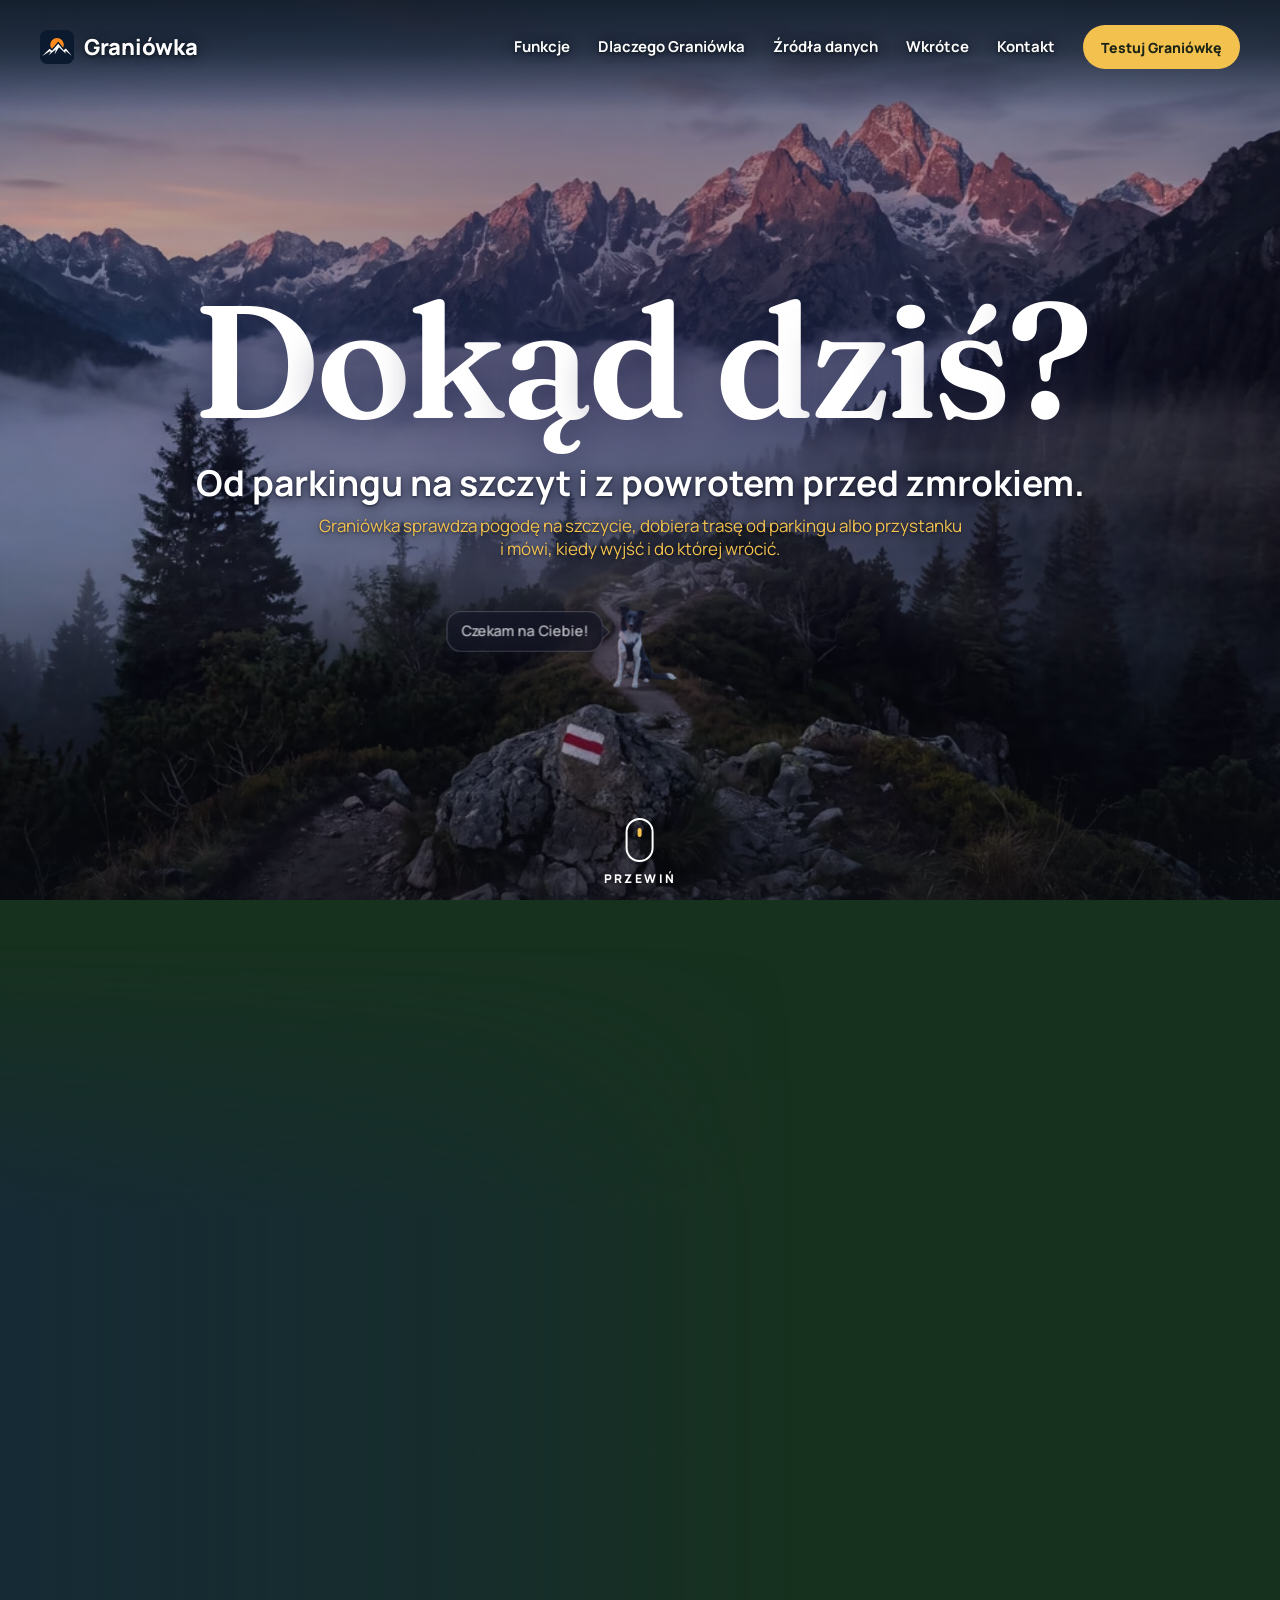
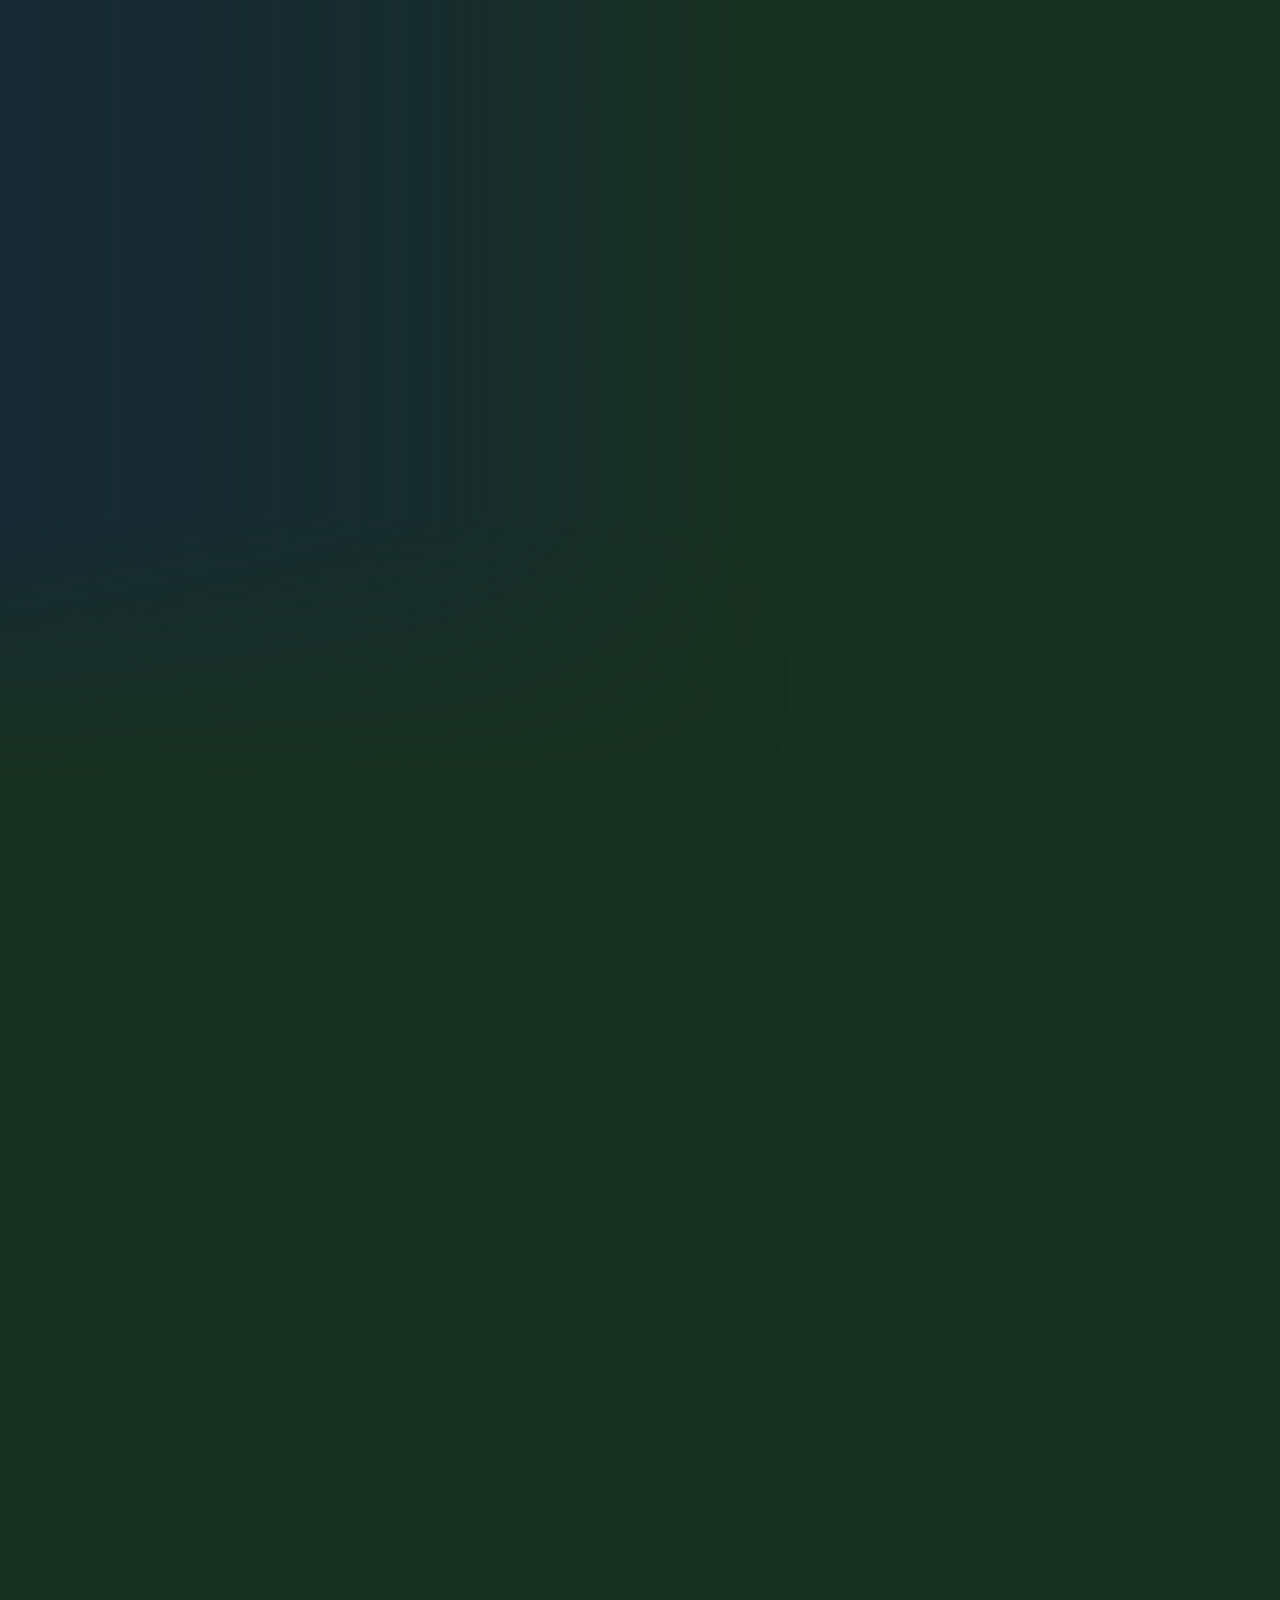
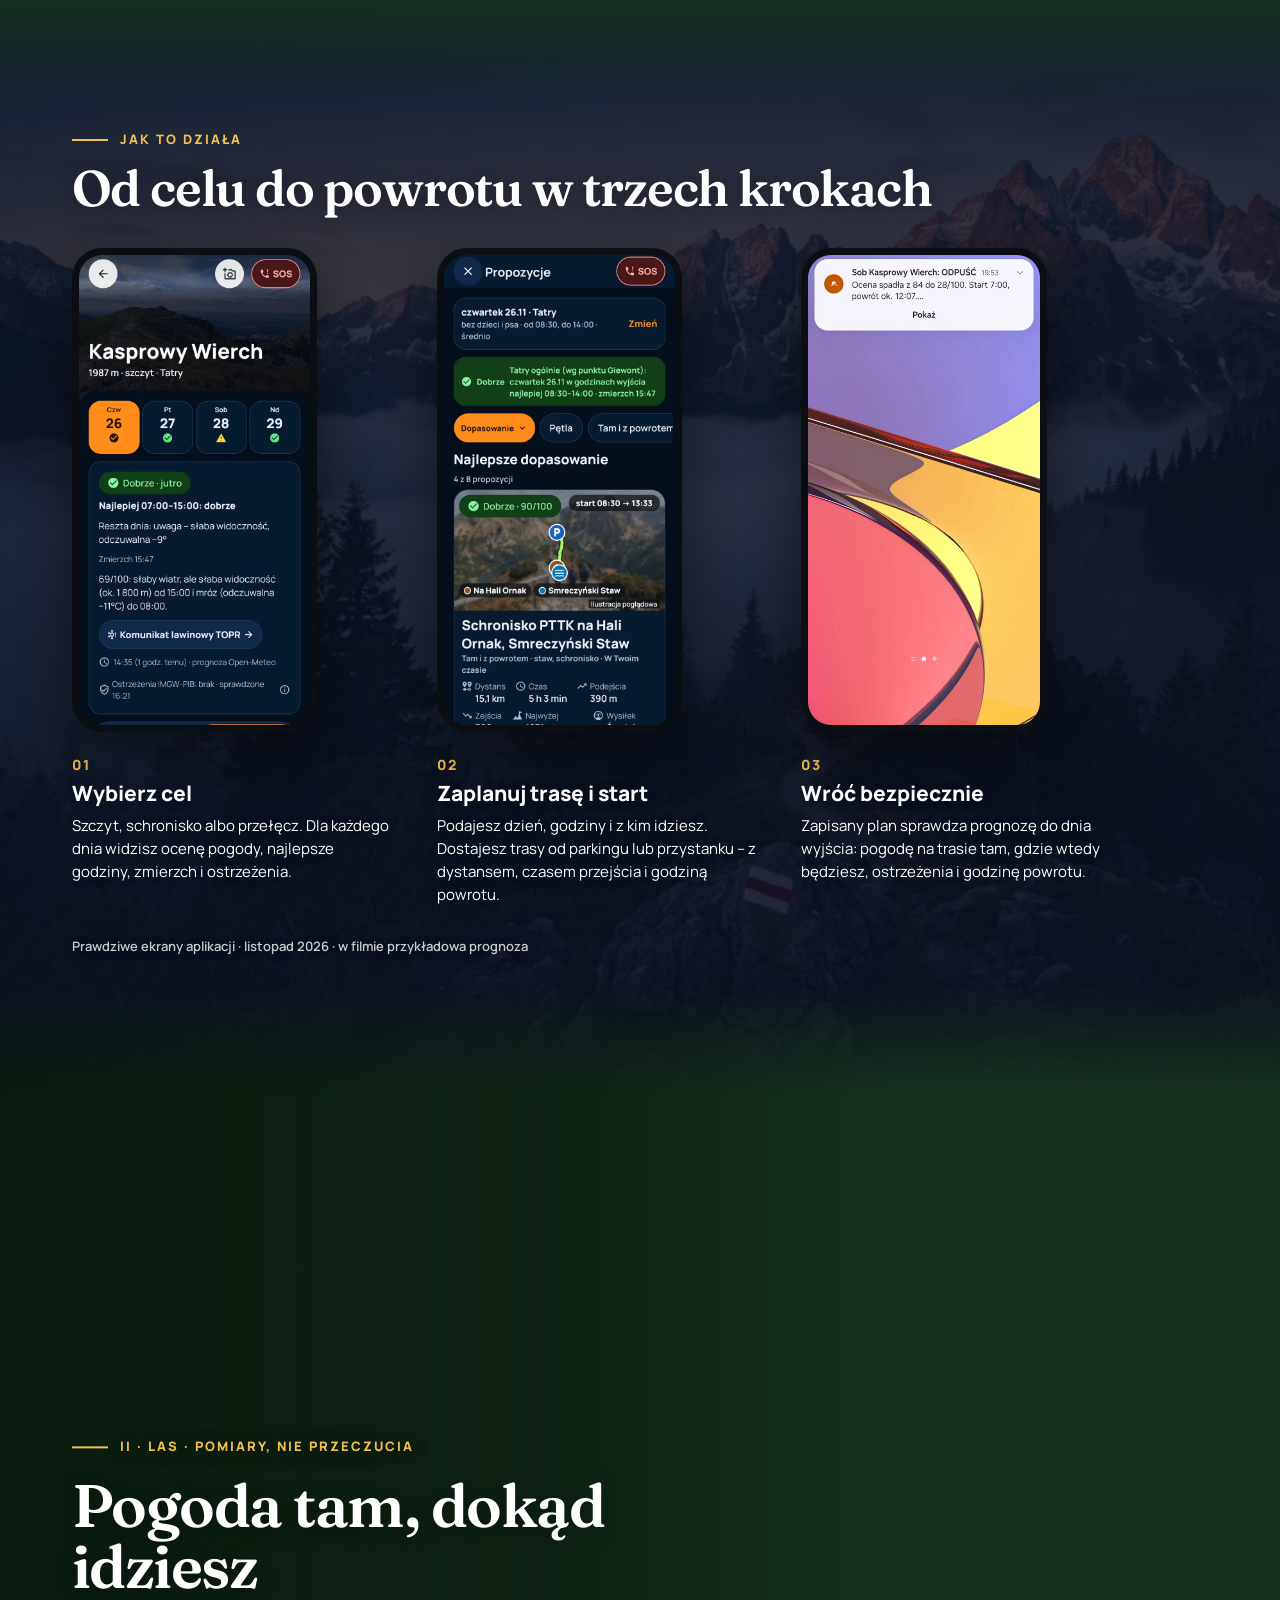
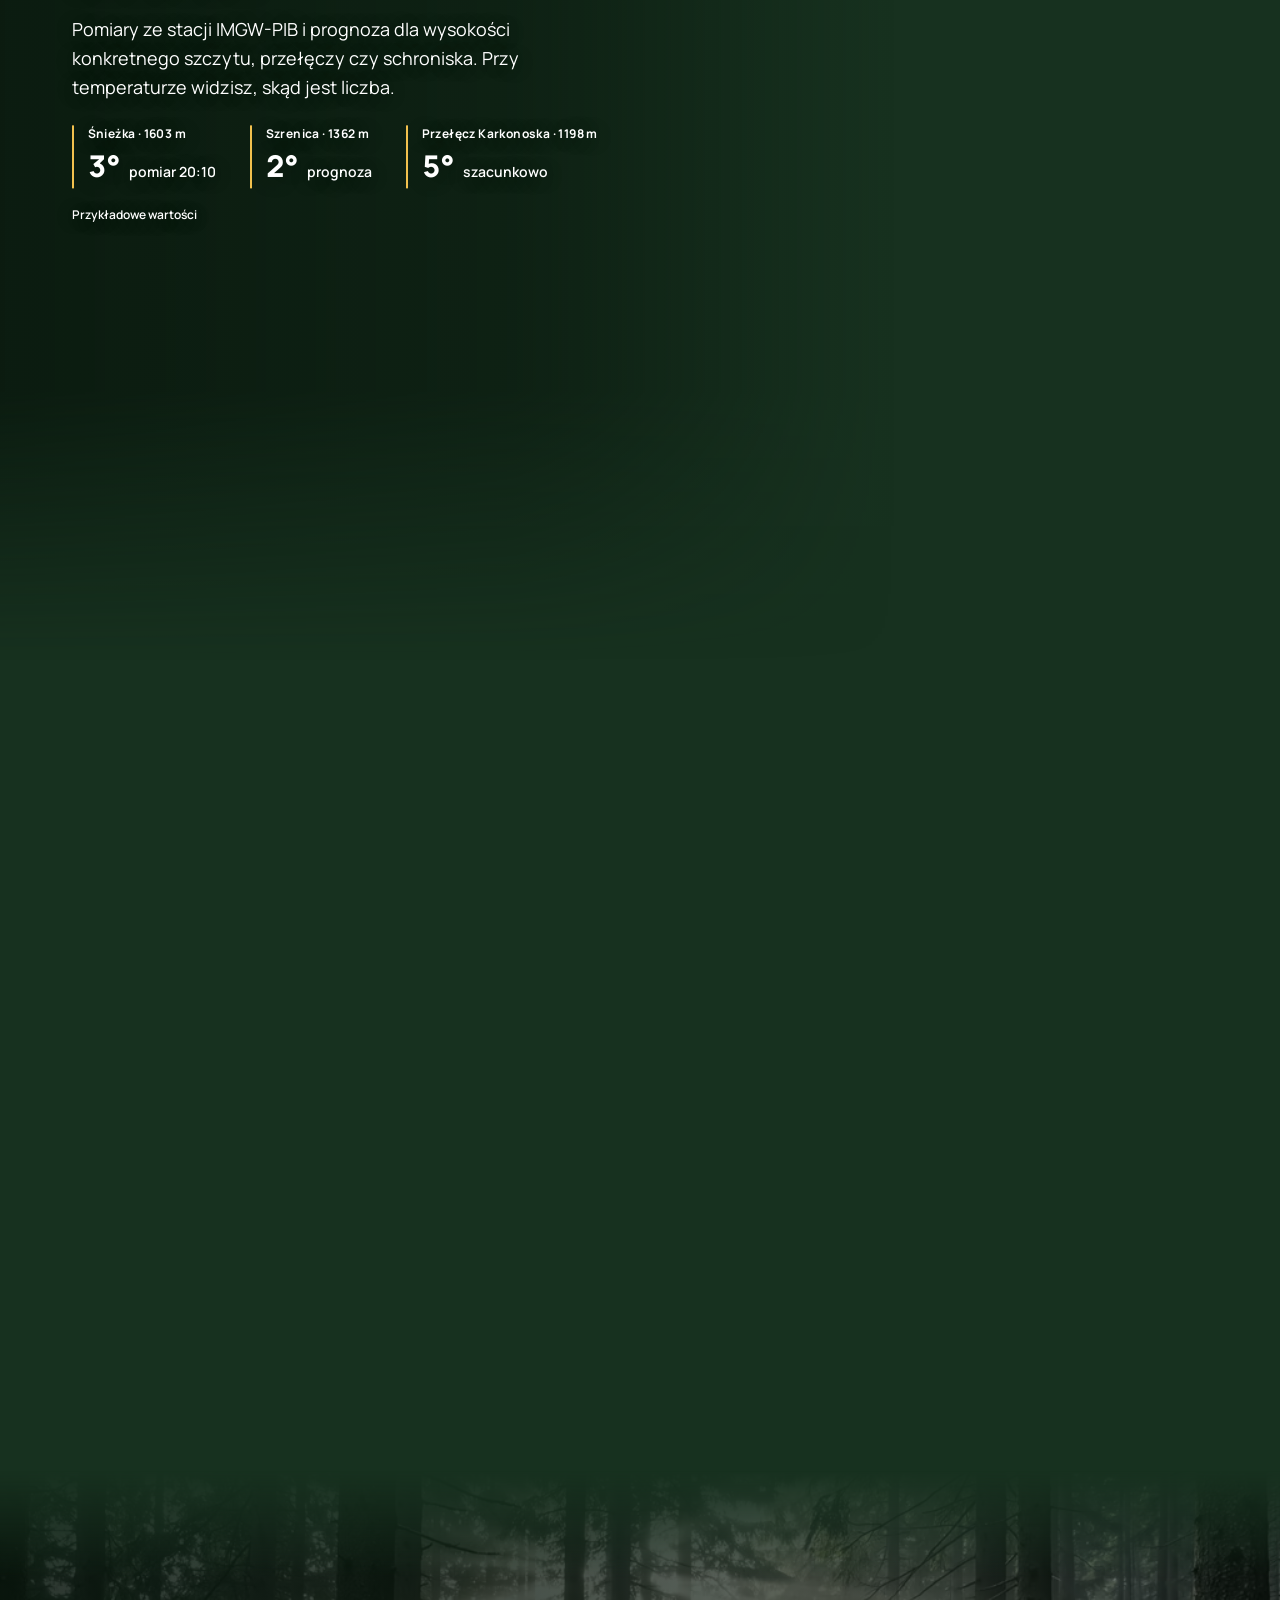
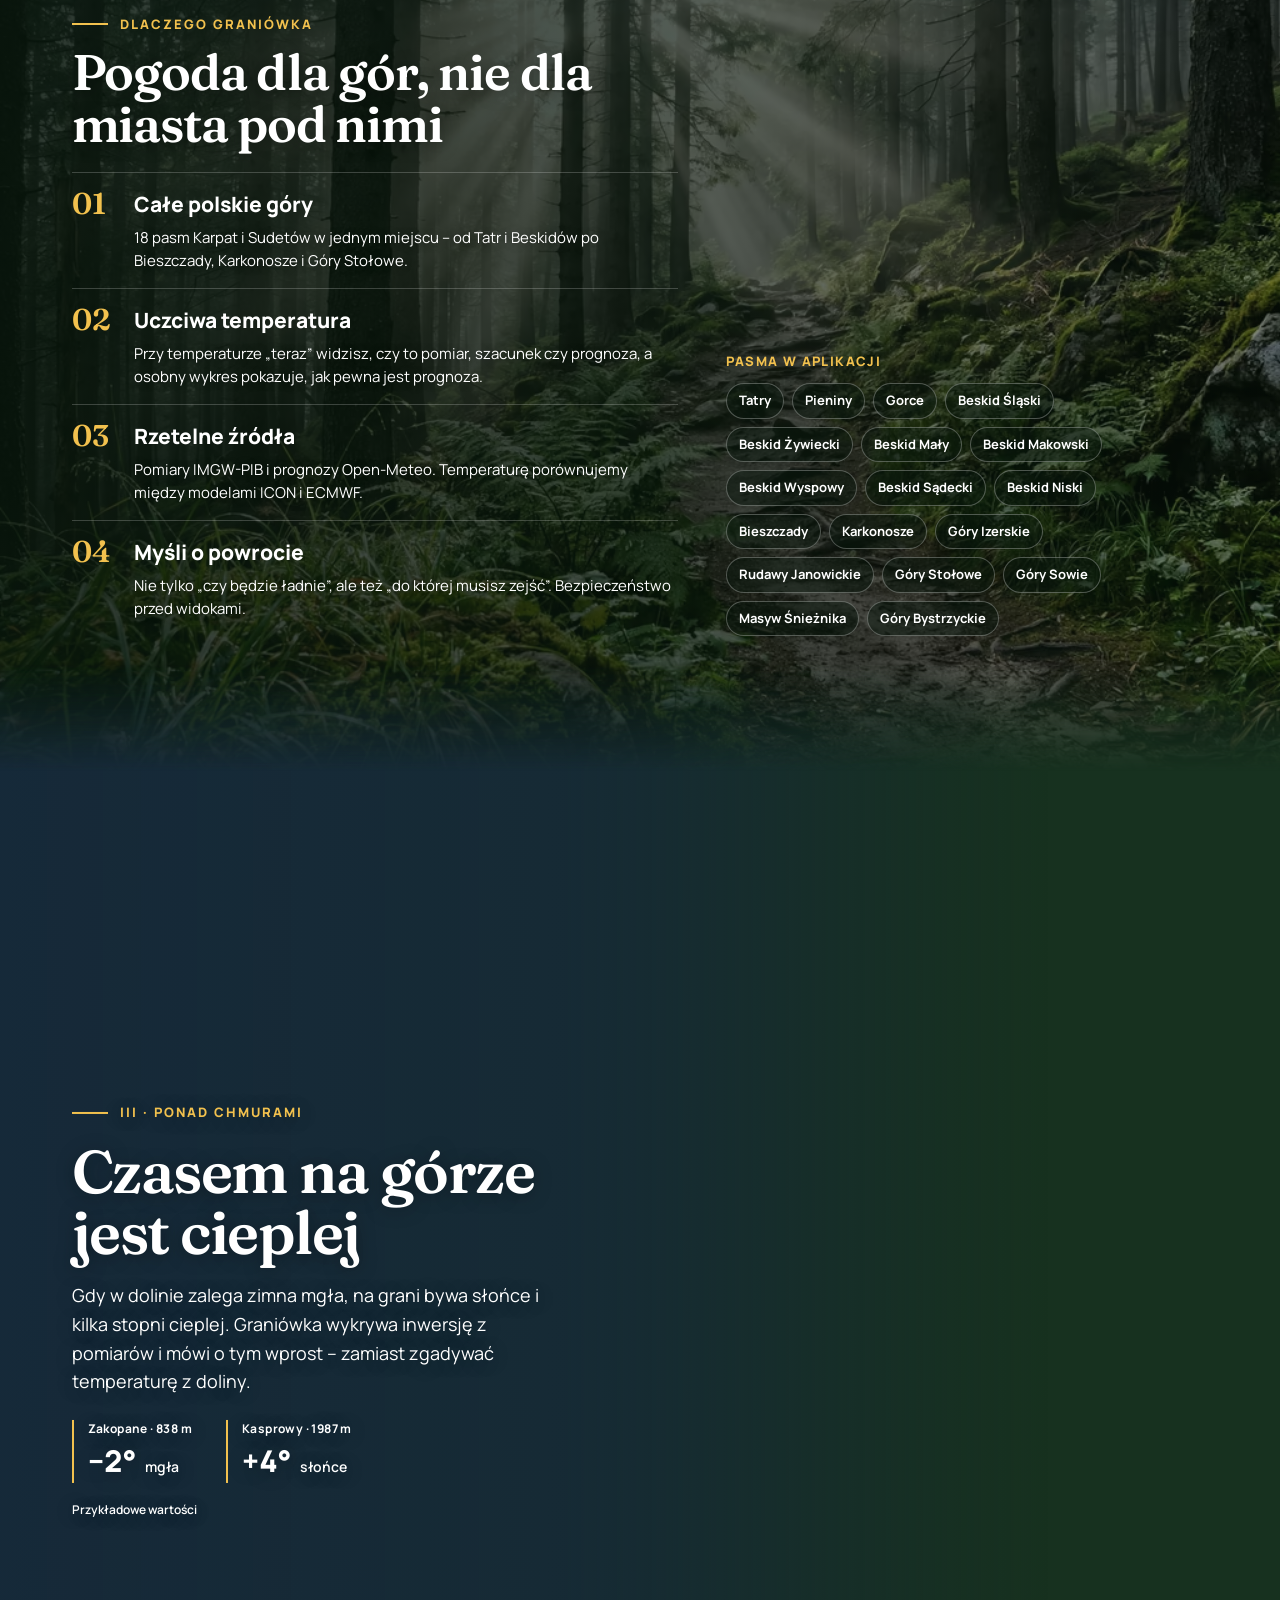
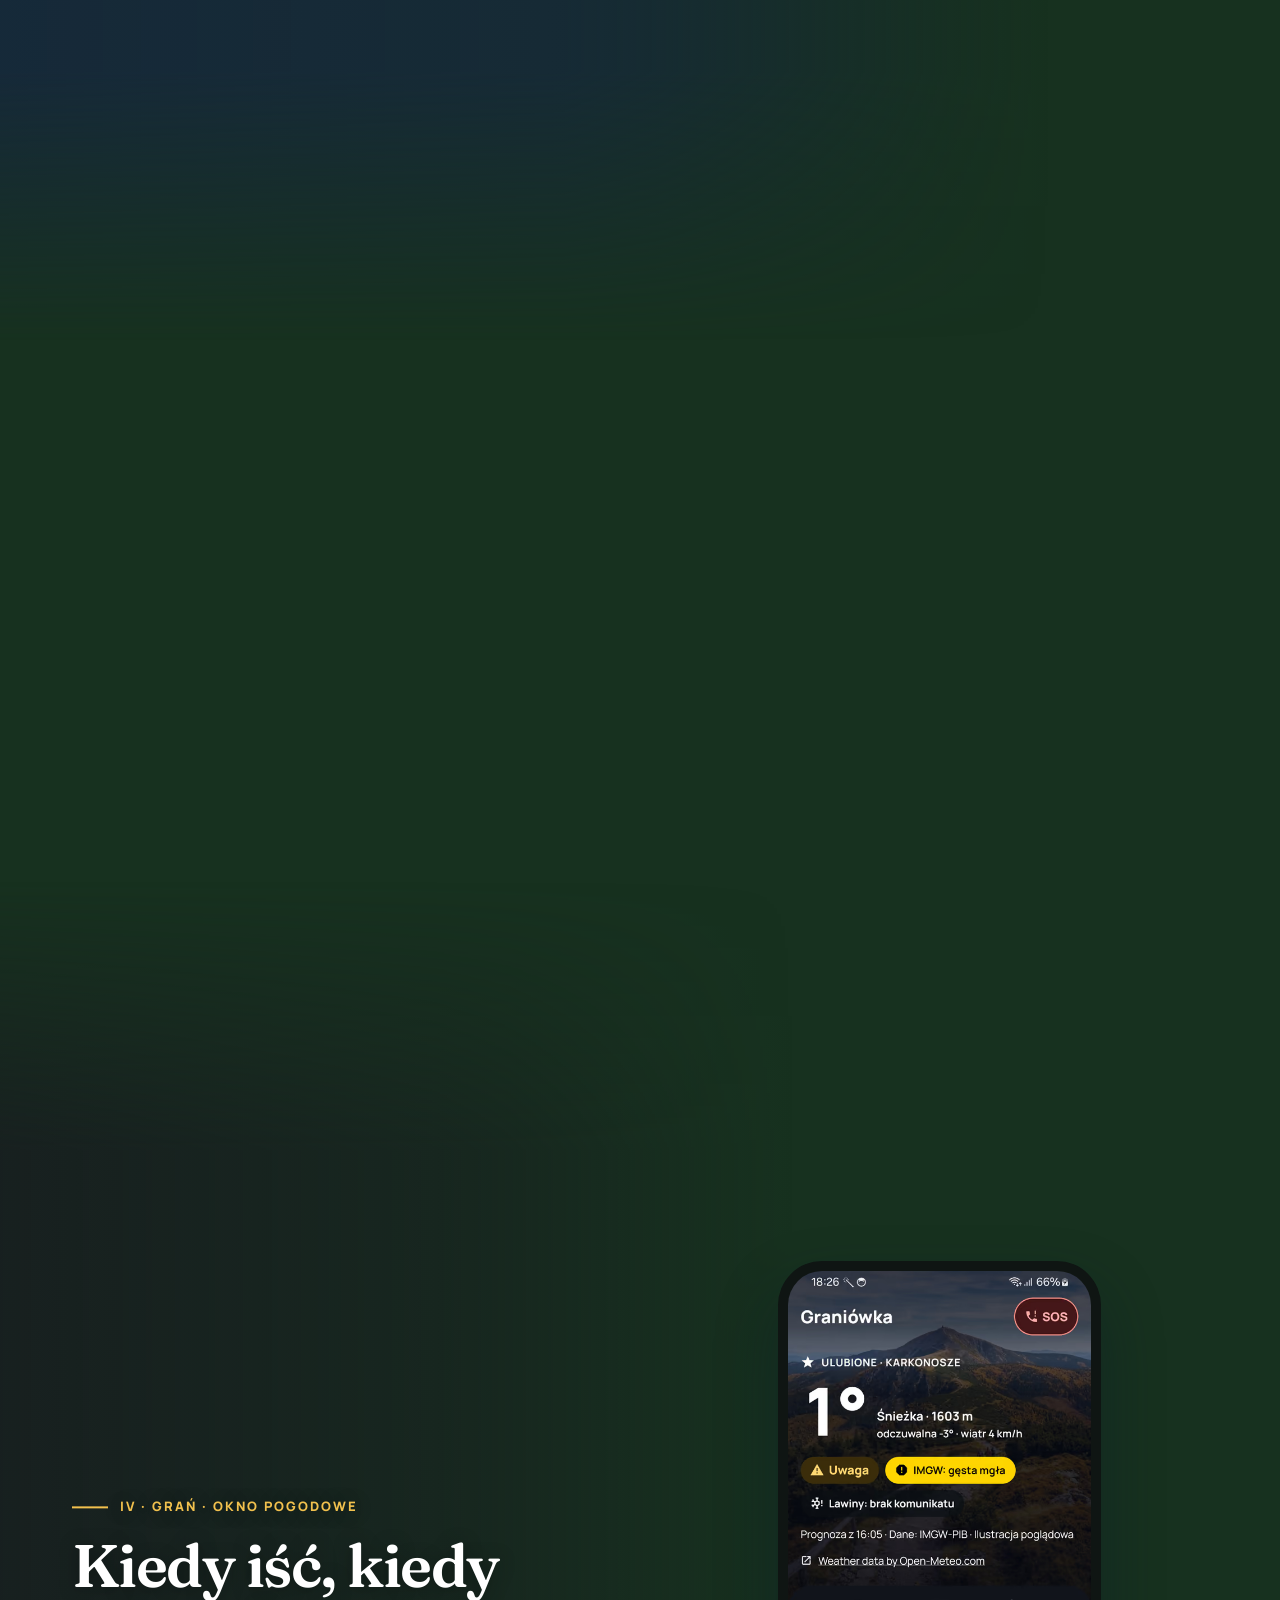
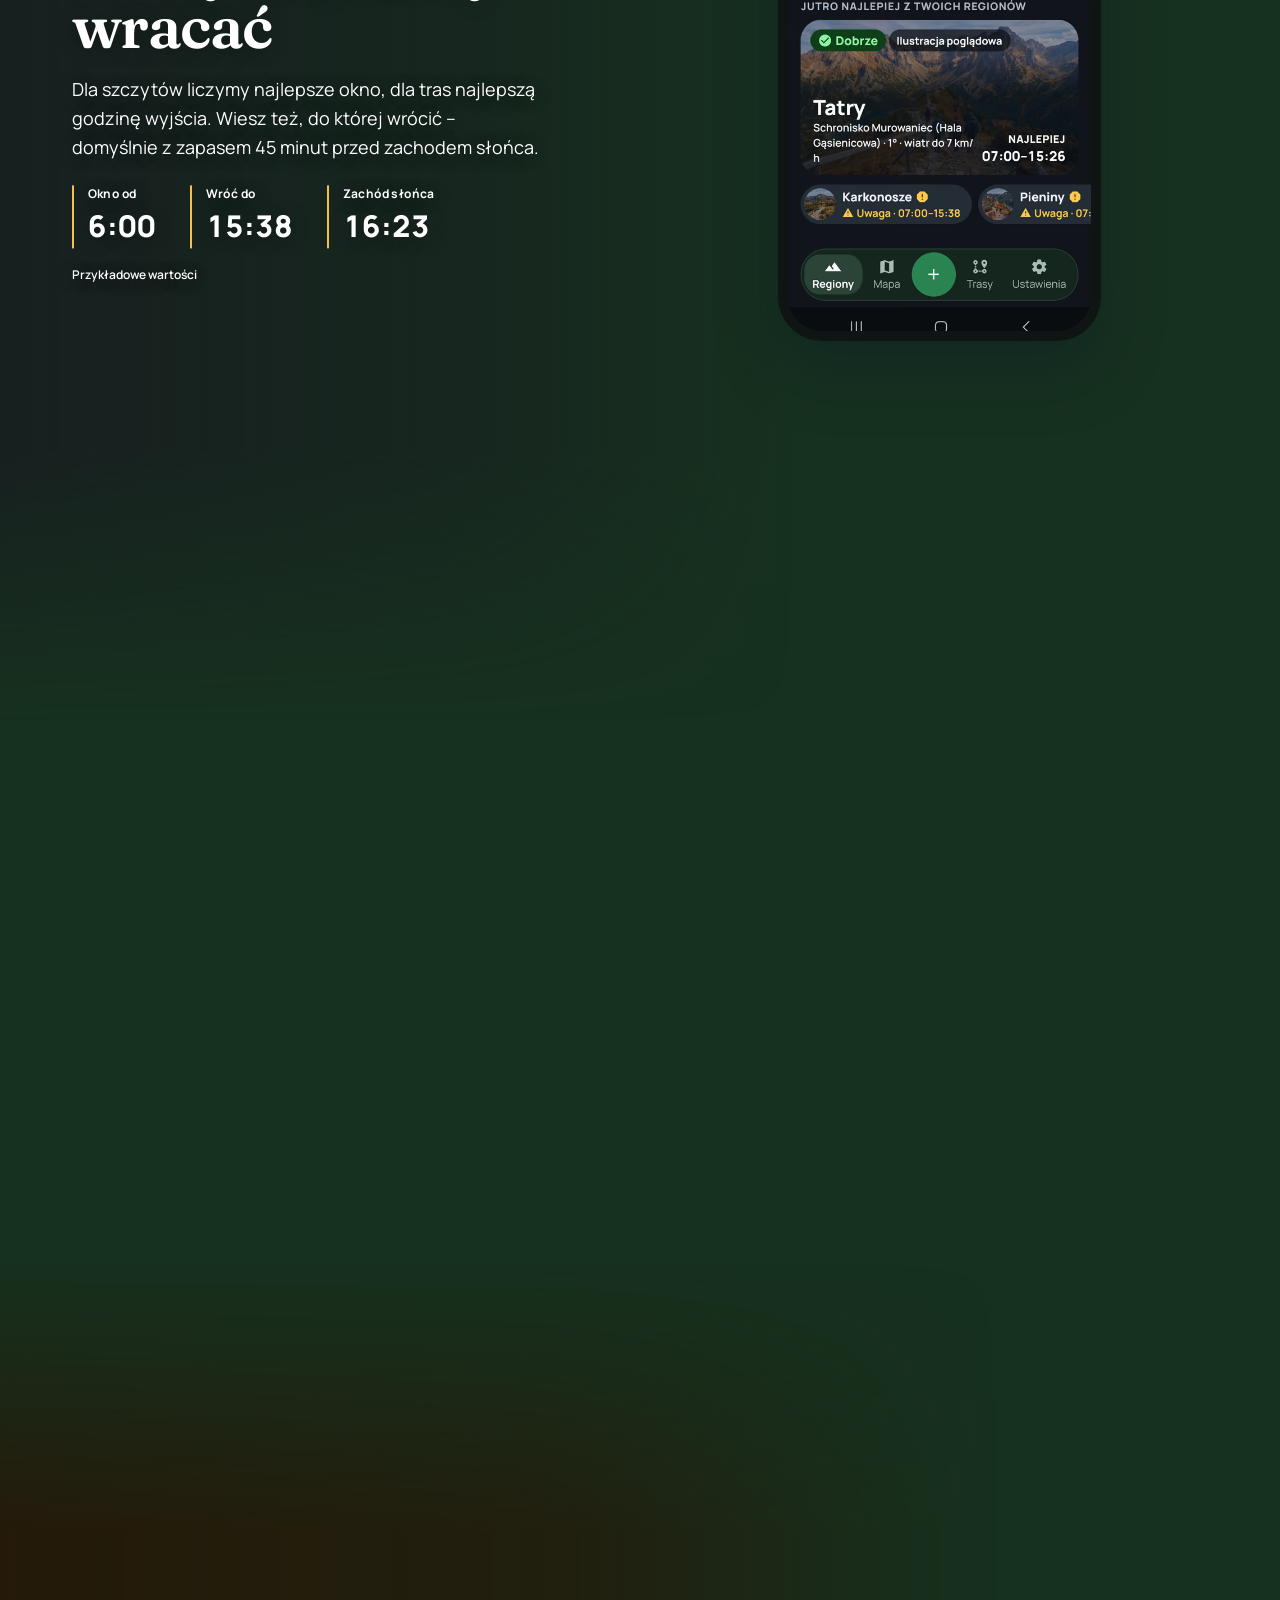
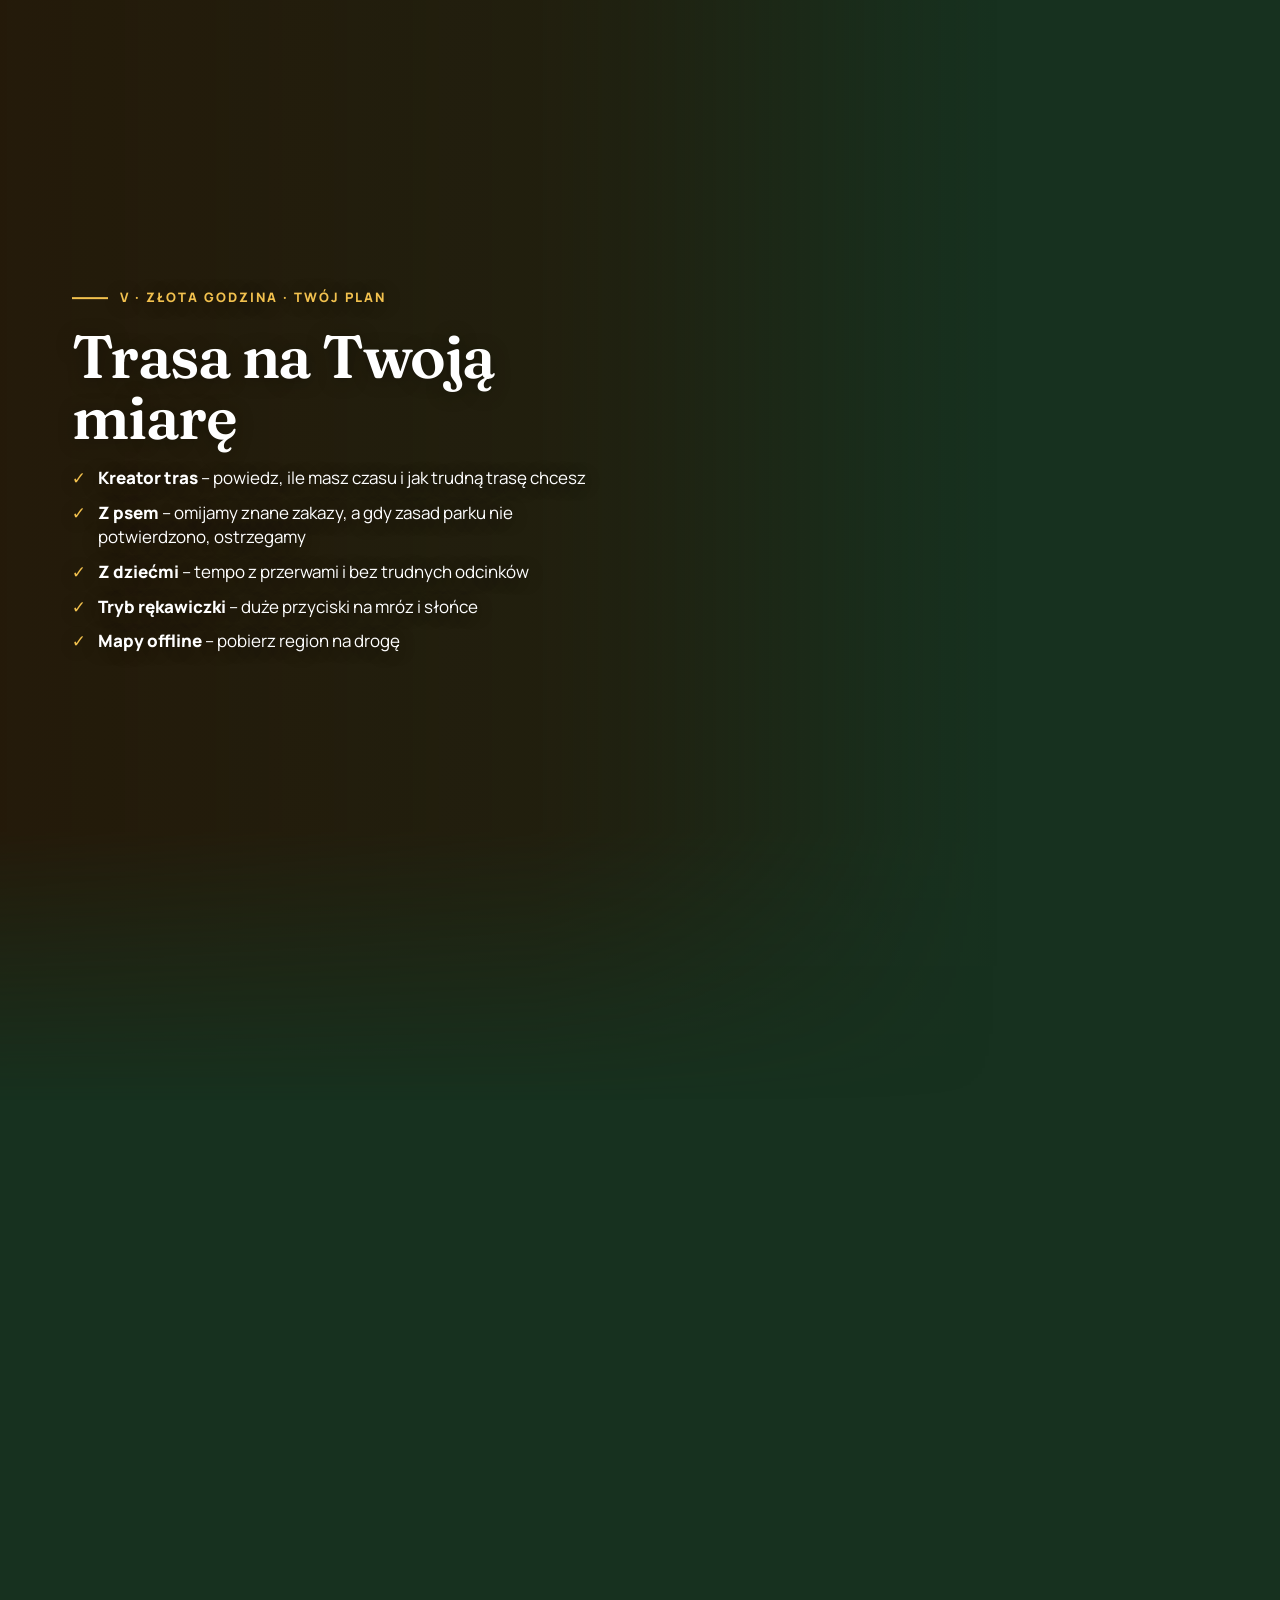
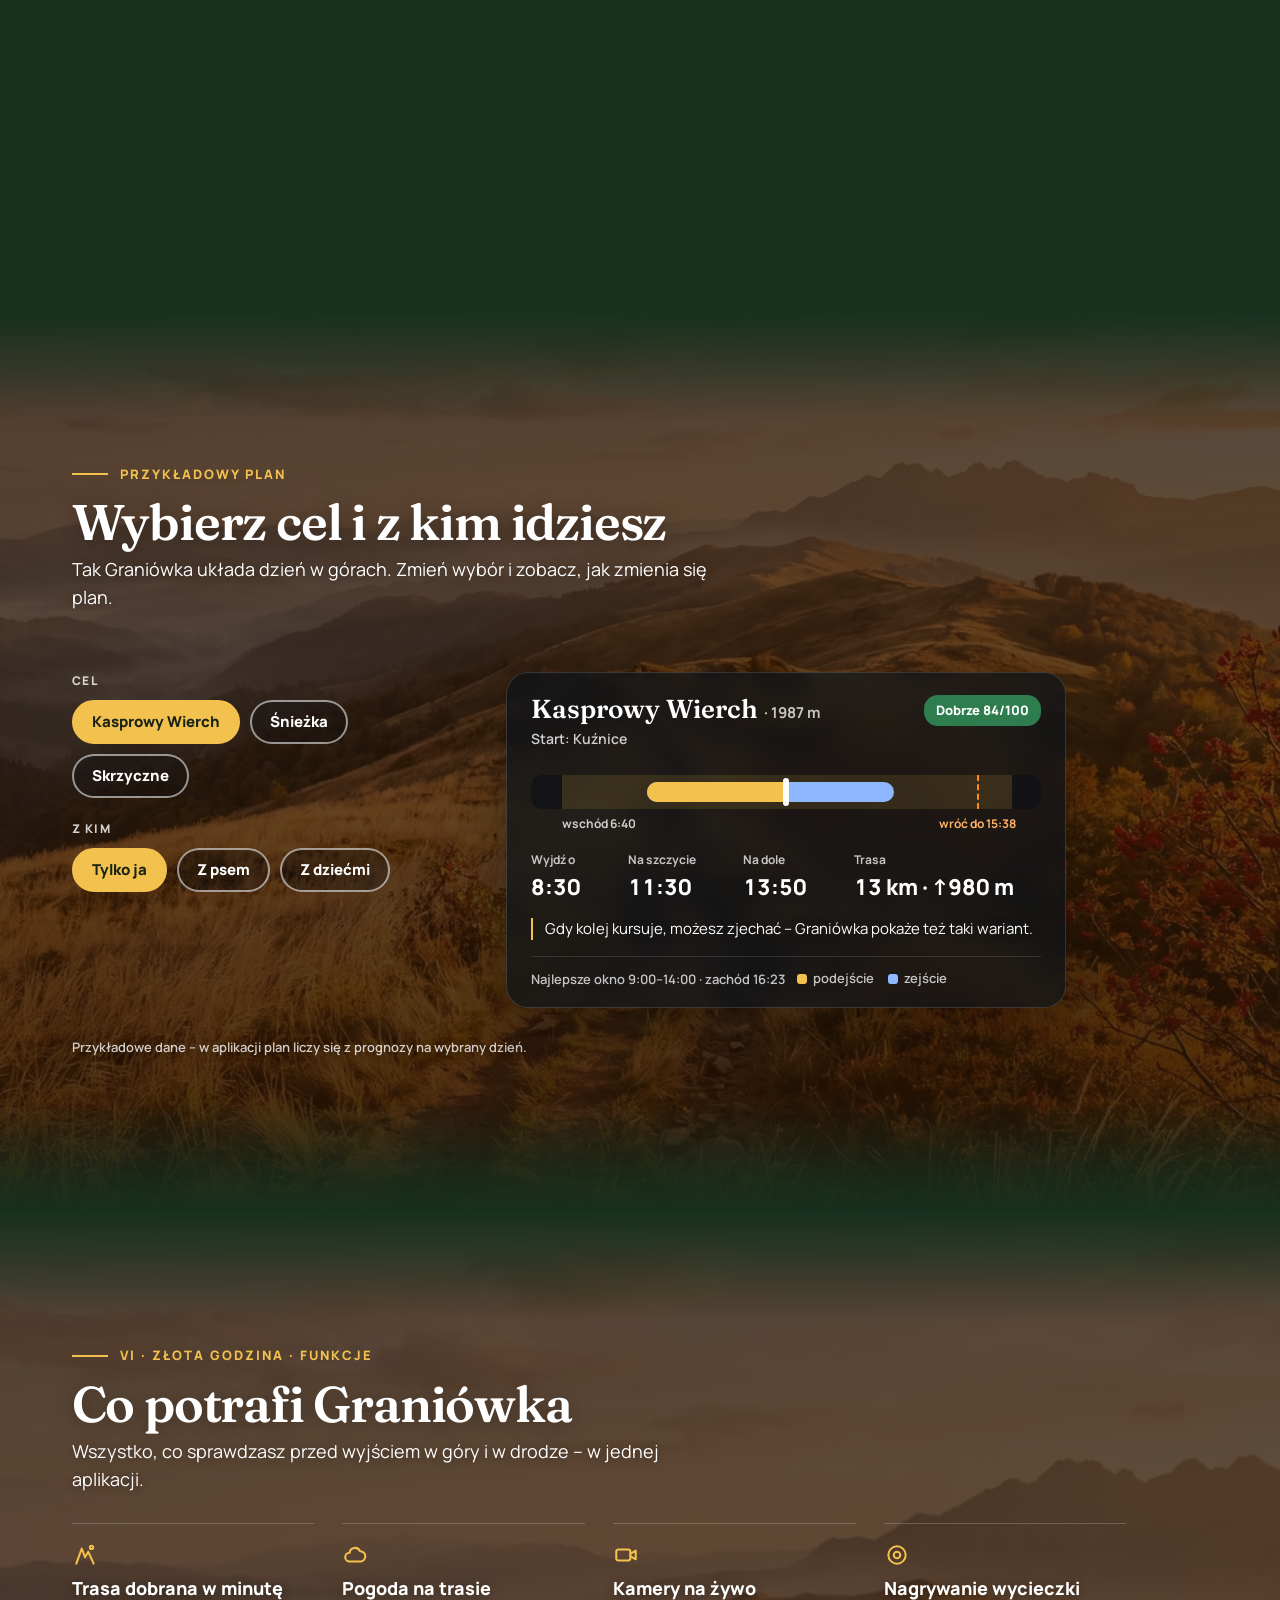
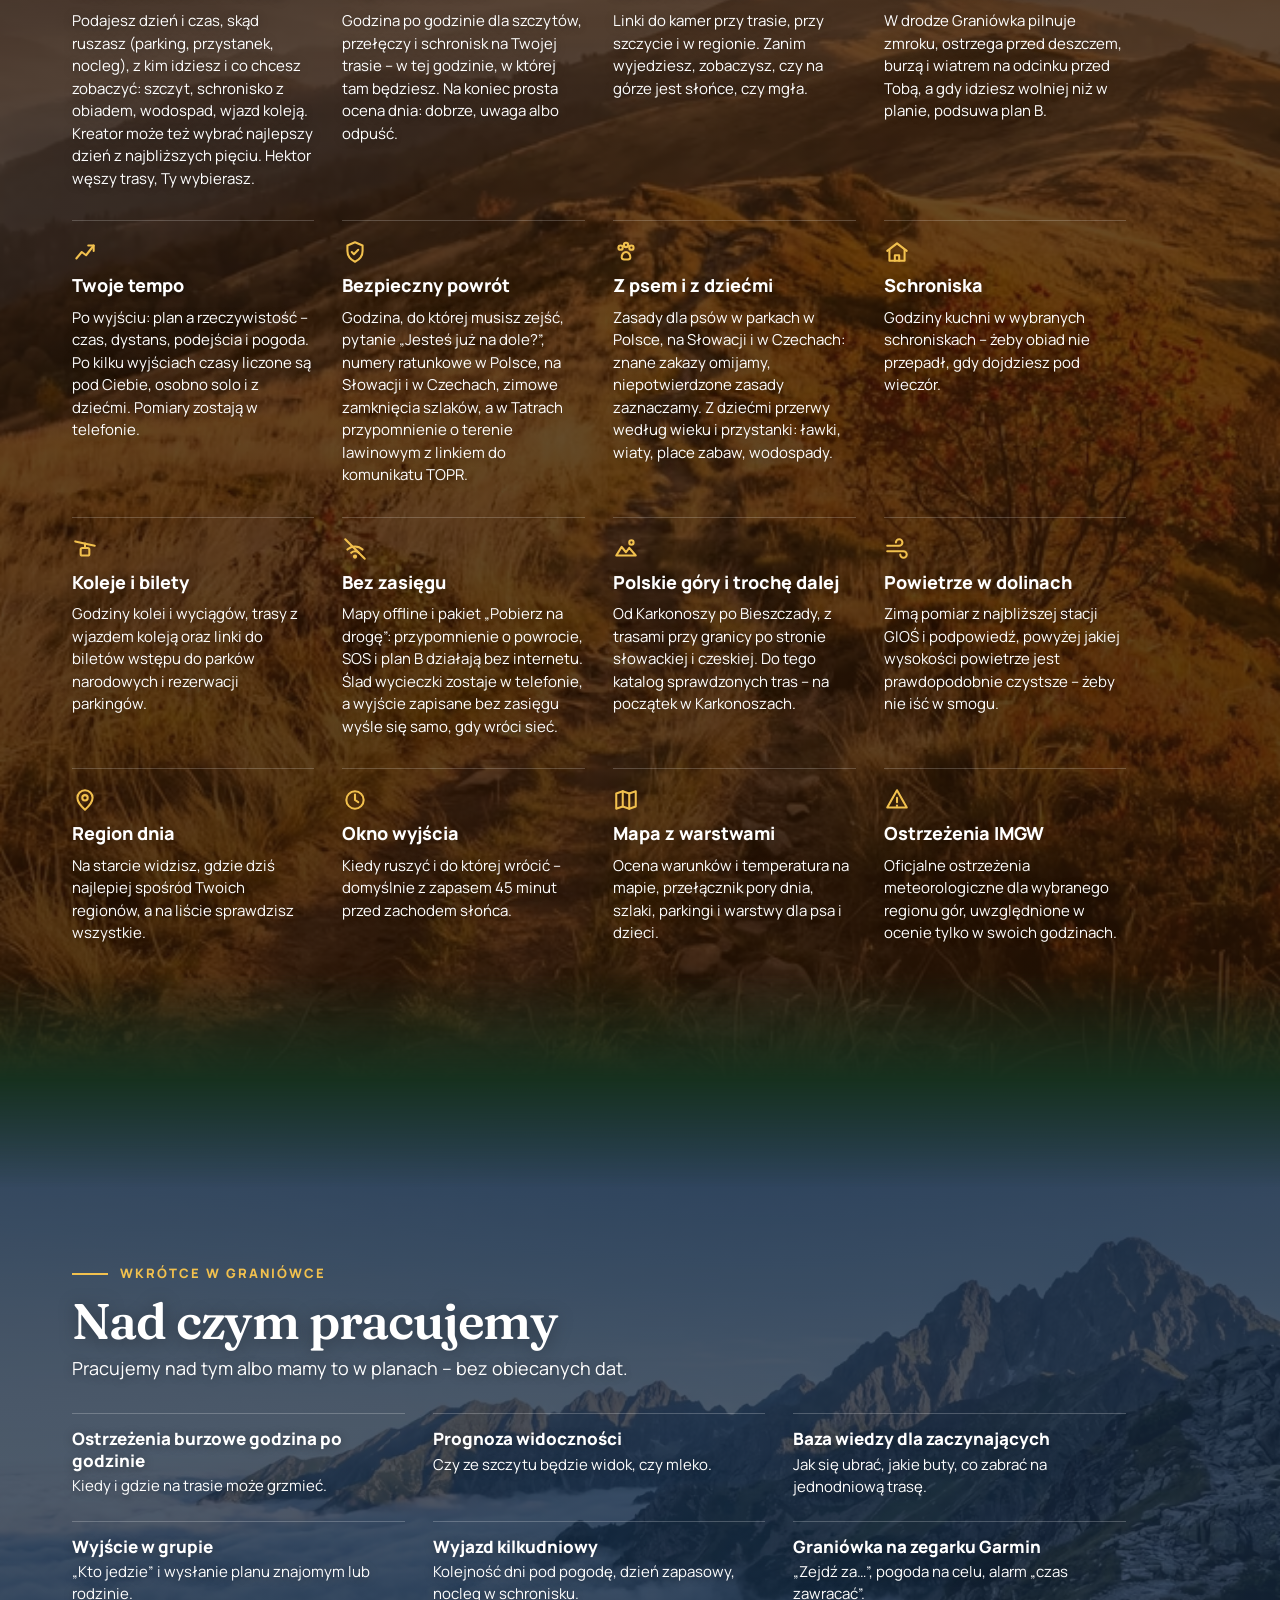
<file: index.html>
<!doctype html>
<html lang="pl">
  <head>
    <meta charset="UTF-8" />
    <meta name="viewport" content="width=device-width, initial-scale=1, viewport-fit=cover" />
    <title>Graniówka – zaplanuj wyjście w góry: pogoda, trasa, powrót</title>
    <link rel="canonical" href="https://graniowka.pl/" />
    <meta name="description" content="Pogoda na szczycie, trasa od parkingu albo przystanku i godzina, do której wrócić przed zmrokiem. Bez konta i bez reklam – bezpłatne testy na Androida." />
    <meta name="theme-color" content="#17311F" />
    <meta property="og:title" content="Graniówka – od parkingu na szczyt i z powrotem przed zmrokiem" />
    <meta property="og:site_name" content="Graniówka" />
    <meta property="og:description" content="Pogoda na szczycie, trasa od parkingu albo przystanku, godzina wyjścia i powrotu – całe wyjście w góry w jednym planie." />
    <meta property="og:type" content="website" />
    <meta property="og:locale" content="pl_PL" />
    <meta property="og:image" content="https://graniowka.pl/og.jpg" />
    <meta property="og:image:width" content="1200" />
    <meta property="og:image:height" content="630" />
    <meta property="og:image:alt" content="Graniówka: „Od parkingu na szczyt i z powrotem przed zmrokiem.” Pogoda, trasa, godzina powrotu. W tle szlak z czerwonym znakiem, morze mgły i szczyty w porannym świetle." />
    <meta name="twitter:card" content="summary_large_image" />
    <link rel="icon" type="image/svg+xml" href="/favicon.svg" />
    <link rel="icon" type="image/png" sizes="48x48" href="/favicon-48.png" />
    <link rel="apple-touch-icon" href="/apple-touch-icon.png" />
    <link rel="preload" as="font" type="font/woff2" href="/fonts/fraunces-600.woff2" crossorigin />
    <script>
      // Tryb strony ustalany przed pierwszym malowaniem, żeby nie pobierać obrazów, których nie użyjemy.
      (function () {
        var c = document.documentElement.classList, q = location.search
        var ogr = /[?&]reduced-motion\b/.test(q) || matchMedia('(prefers-reduced-motion: reduce)').matches
        var gl = false
        if (!ogr && !/[?&]no-webgl\b/.test(q)) {
          try {
            var p = document.createElement('canvas'), x = p.getContext('webgl2') || p.getContext('webgl')
            gl = !!x
            var l = x && x.getExtension('WEBGL_lose_context')
            if (l) l.loseContext()
          } catch (e) {}
        }
        var n = navigator.connection || {}
        c.add('js')
        if (ogr) c.add('ogranicz-ruch')
        if (gl) c.add('gl')
        if (n.saveData || /2g|3g/.test(n.effectiveType || '') || /[?&]save-data\b/.test(q)) c.add('oszczedny')
        if (matchMedia('(max-width: 767px)').matches) c.add('tel')
      })()
    </script>
    <script type="module" crossorigin src="/assets/index-MD9oKCrQ.js"></script>
    <style>/*! tailwindcss v4.3.4 | MIT License | https://tailwindcss.com */
*,:after,:before,::backdrop{box-sizing:border-box;border:0 solid;margin:0;padding:0}::file-selector-button{box-sizing:border-box;border:0 solid;margin:0;padding:0}html,:host{-webkit-text-size-adjust:100%;tab-size:4;font-feature-settings:normal;font-variation-settings:normal;-webkit-tap-highlight-color:transparent;font-family:-apple-system,BlinkMacSystemFont,Segoe UI,Roboto,Helvetica Neue,Noto Sans,Arial,sans-serif,Apple Color Emoji,Segoe UI Emoji,Segoe UI Symbol,Noto Color Emoji;line-height:1.5}hr{height:0;color:inherit;border-top-width:1px}abbr:where([title]){-webkit-text-decoration:underline dotted;text-decoration:underline dotted}h1,h2,h3,h4,h5,h6{font-size:inherit;font-weight:inherit}a{color:inherit;-webkit-text-decoration:inherit;-webkit-text-decoration:inherit;-webkit-text-decoration:inherit;-webkit-text-decoration:inherit;text-decoration:inherit}b,strong{font-weight:bolder}code,kbd,samp,pre{font-feature-settings:normal;font-variation-settings:normal;font-family:ui-monospace,SFMono-Regular,Menlo,Monaco,Consolas,Liberation Mono,Courier New,monospace;font-size:1em}small{font-size:80%}sub,sup{vertical-align:baseline;font-size:75%;line-height:0;position:relative}sub{bottom:-.25em}sup{top:-.5em}table{text-indent:0;border-color:inherit;border-collapse:collapse}:-moz-focusring:where(:not(iframe)){outline:auto}progress{vertical-align:baseline}summary{display:list-item}ol,ul,menu{list-style:none}img,svg,video,canvas,audio,iframe,embed,object{vertical-align:middle;display:block}img,video{max-width:100%;height:auto}button,input,select,optgroup,textarea{font:inherit;font-feature-settings:inherit;font-variation-settings:inherit;letter-spacing:inherit;color:inherit;opacity:1;background-color:#0000;border-radius:0}::file-selector-button{font:inherit;font-feature-settings:inherit;font-variation-settings:inherit;letter-spacing:inherit;color:inherit;opacity:1;background-color:#0000;border-radius:0}:where(select:is([multiple],[size])) optgroup{font-weight:bolder}:where(select:is([multiple],[size])) optgroup option{padding-inline-start:20px}::file-selector-button{margin-inline-end:4px}::placeholder{opacity:1}@supports (not ((-webkit-appearance:-apple-pay-button))) or (contain-intrinsic-size:1px){::placeholder{color:currentColor}@supports (color:color-mix(in lab, red, red)){::placeholder{color:color-mix(in oklab, currentcolor 50%, transparent)}}}textarea{resize:vertical}::-webkit-search-decoration{-webkit-appearance:none}::-webkit-date-and-time-value{min-height:1lh;text-align:inherit}::-webkit-datetime-edit{display:inline-flex}::-webkit-datetime-edit-fields-wrapper{padding:0}::-webkit-datetime-edit{padding-block:0}::-webkit-datetime-edit-year-field{padding-block:0}::-webkit-datetime-edit-month-field{padding-block:0}::-webkit-datetime-edit-day-field{padding-block:0}::-webkit-datetime-edit-hour-field{padding-block:0}::-webkit-datetime-edit-minute-field{padding-block:0}::-webkit-datetime-edit-second-field{padding-block:0}::-webkit-datetime-edit-millisecond-field{padding-block:0}::-webkit-datetime-edit-meridiem-field{padding-block:0}::-webkit-calendar-picker-indicator{line-height:1}:-moz-ui-invalid{box-shadow:none}button,input:where([type=button],[type=reset],[type=submit]){appearance:button}::file-selector-button{appearance:button}::-webkit-inner-spin-button{height:auto}::-webkit-outer-spin-button{height:auto}[hidden]:where(:not([hidden=until-found])){display:none!important}@font-face{font-family:Manrope;font-weight:400;font-display:swap;src:url(/fonts/manrope-400.woff2)format("woff2")}@font-face{font-family:Manrope;font-weight:600;font-display:swap;src:url(/fonts/manrope-600.woff2)format("woff2")}@font-face{font-family:Manrope;font-weight:700;font-display:swap;src:url(/fonts/manrope-700.woff2)format("woff2")}@font-face{font-family:Manrope;font-weight:800;font-display:swap;src:url(/fonts/manrope-800.woff2)format("woff2")}@font-face{font-family:Fraunces;font-weight:600;font-display:swap;src:url(/fonts/fraunces-600.woff2)format("woff2");unicode-range:U+??,U+2000-206F,U+2190-2193,U+2212}@font-face{font-family:Fraunces;font-weight:600;font-display:swap;src:url(/fonts/fraunces-600-pl.woff2)format("woff2");unicode-range:U+100-17F}:root{--zielen:#17311f;--zloty:#f2c14e;--pin:120vh}html{background:var(--zielen);-webkit-text-size-adjust:100%}body{color:#fff;background:var(--zielen);font-family:Manrope,system-ui,sans-serif;overflow-x:clip}a{color:#fff}a:hover{color:var(--zloty)}h1,h2{font-family:Fraunces,Georgia,serif;font-weight:600}:focus-visible{outline:3px solid var(--zloty);outline-offset:3px;border-radius:6px}.przeskok{z-index:50;color:var(--zielen);background:#fff;border-radius:12px;padding:12px 18px;font-weight:800;position:fixed;top:-80px;left:16px}.przeskok:focus{top:12px}#kino{z-index:1;pointer-events:none;width:100vw;height:100lvh;transition:opacity 1.4s;display:block;position:fixed;top:0;left:0}.gora{z-index:20;pointer-events:none;background:linear-gradient(#0c141cc7,#0c141c94 45%,#0c141c00);justify-content:space-between;align-items:center;gap:28px;padding:24px 40px 40px;display:flex;position:fixed;top:0;left:0;right:0}.gora>*{pointer-events:auto}.gora-logo{letter-spacing:-.3px;text-shadow:0 0 12px #080e14bf,0 1px 3px #080e14b3;align-items:center;gap:10px;min-height:44px;font-size:22px;font-weight:800;text-decoration:none;display:flex}.gora-linki{align-items:center;gap:28px;font-size:15px;font-weight:700;display:flex}.gora-linki a{text-shadow:0 0 12px #080e14bf,0 1px 3px #080e14b3;padding:12px 0;text-decoration:none}.gora-linki a.gora-play,.gora-panel a.gora-play{box-sizing:border-box;background:var(--zloty);color:#1b2414;min-height:44px;text-shadow:none;border-radius:22px;align-items:center;padding:0 18px;font-size:14px;font-weight:800;display:flex}.gora-panel a.gora-play{justify-content:center;margin:6px 0 10px}.gora-linki a.gora-play:hover,.gora-panel a.gora-play:hover{color:#1b2414;background:#ffd877}.gora-menu{display:none;position:relative}.gora-menu summary{cursor:pointer;background:#101e1680;border-radius:22px;justify-content:center;align-items:center;width:44px;height:44px;list-style:none;display:flex}.gora-menu summary::-webkit-details-marker{display:none}.gora-panel{background:#101e16f5;border-radius:20px;flex-direction:column;min-width:230px;padding:8px 18px;font-size:15px;font-weight:700;display:flex;position:absolute;top:52px;right:0}.gora-panel a{padding:13px 0;text-decoration:none}.etapy{z-index:15;flex-direction:column;gap:6px;transition:opacity .4s;display:flex;position:fixed;top:50%;right:32px;transform:translateY(-50%)}.etapy:before{content:"";background:#ffffff59;width:1px;position:absolute;top:12px;bottom:12px;right:4.5px}.etapy a{color:#fff;pointer-events:none;justify-content:flex-end;align-items:center;gap:10px;min-height:26px;font-size:13px;font-weight:700;text-decoration:none;display:flex;position:relative}.etap-nazwa{opacity:0;white-space:nowrap;text-shadow:0 0 10px #000c,0 1px 3px #000c;transition:opacity .25s}.etap-kropka{pointer-events:auto;flex-shrink:0;width:10px;height:26px;position:relative}.etap-kropka:before{content:"";background:#ffffffbf;border-radius:50%;width:7px;height:7px;transition:all .25s;position:absolute;top:9.5px;left:1.5px;box-shadow:0 0 4px #0009}.etap-kropka:after{content:"";position:absolute;inset:0 -9px}.etapy a:hover .etap-nazwa,.etapy a:focus-visible .etap-nazwa,.etapy a[aria-current=true] .etap-nazwa{opacity:1}.etapy a[aria-current=true] .etap-nazwa{color:#fff}.etapy a:hover .etap-kropka:before{background:#fff}.etapy a[aria-current=true] .etap-kropka:before{background:var(--zloty);width:10px;height:10px;top:8px;left:0;box-shadow:0 0 0 3px #f2c14e4d,0 0 12px #f2c14ecc}.gl .etapy.ukryte,.gl .postep.ukryte{opacity:0}.gl .etapy.ukryte .etap-kropka{pointer-events:none}.gl .etapy.ukryte:focus-within{opacity:1}.dzien{z-index:15;box-sizing:border-box;-webkit-backdrop-filter:blur(14px)saturate(1.3);backdrop-filter:blur(14px)saturate(1.3);color:#fff;pointer-events:none;background:#0c14229e;border:1px solid #ffffff24;border-radius:18px;align-items:center;gap:12px;width:380px;margin-left:-190px;padding:12px 14px;transition:opacity .4s,transform .4s,visibility .4s;display:flex;position:fixed;top:92px;left:50%;box-shadow:0 12px 34px #00000052}.dzien.ukryte{opacity:0;visibility:hidden;transform:translateY(-14px)}.dzien-luk{flex-shrink:0;width:64px;height:26px;overflow:visible}.dzien-luk path{fill:none;stroke:#fff6;stroke-width:2px;stroke-dasharray:3 5}.dzien-luk line{stroke:#ffffff47;stroke-width:2px}.dzien-luk circle{fill:#ff8c1a}@supports (color:color-mix(in lab, red, red)){.dzien-luk circle{fill:color-mix(in srgb, #ff8c1a calc(var(--dzien-u,0) * 100%), var(--zloty))}}.dzien-luk circle{filter:drop-shadow(0 0 5px #ffbe50e6)}.dzien-tresc{flex:1;min-width:0}.dzien-glowa{white-space:nowrap;color:#fffc;align-items:center;gap:6px;font-size:12px;font-weight:700;display:flex}.dzien-glowa img{border-radius:4px}.dzien-godzina{color:var(--zloty);font-variant-numeric:tabular-nums;margin-left:auto;font-size:15px;font-weight:800}.dzien-wiadomosci{margin-top:4px;display:grid}.dzien-wiadomosc{opacity:0;grid-area:1/1;transition:opacity .35s,transform .35s;transform:translateY(6px)}.dzien-wiadomosc.biezaca{opacity:1;transform:none}.dzien-wiadomosc b{font-size:15px;font-weight:800;line-height:1.3;display:block}.dzien-wiadomosc span{color:#ffffffe0;font-size:13px;line-height:1.4;display:block}@media (prefers-reduced-motion:reduce){.dzien,.dzien-wiadomosc{transition:none}}.postep{z-index:15;grid-template-columns:repeat(6,minmax(0,1fr));gap:6px;transition:opacity .4s;display:none;position:fixed;top:74px;left:20px;right:20px}.postep span{background:#ffffff73;border-radius:2px;height:4px;transition:background .3s}.postep span.zrobione{background:var(--zloty)}.przechyl-zgoda{left:14px;bottom:calc(14px + env(safe-area-inset-bottom));z-index:15;-webkit-backdrop-filter:blur(8px);backdrop-filter:blur(8px);color:#fff;background:#0a1016e6;border:2px solid #ffffffd9;border-radius:22px;width:104px;min-height:44px;padding:4px 10px;font-size:12px;font-weight:700;line-height:1.15;position:fixed;box-shadow:0 6px 20px #00000059}.scena{position:relative}.scena-wew{height:100svh;min-height:560px;position:relative;overflow:hidden}.scena-tlo,.scena-tlo img,#wejscie-media img,#wejscie-media video{object-fit:cover;width:100%;height:100%;display:block;position:absolute;inset:0}#wejscie-media,#wejscie-nad{width:100%;height:100svh;min-height:560px;position:absolute;top:0;left:0}#wejscie-media{z-index:0;overflow:hidden}#wejscie-nad{z-index:3;pointer-events:none;--tytul:clamp(64px, 12.5vw, 200px);--tytul-y:40%}#wejscie-nad a{pointer-events:auto}main{z-index:2;position:relative}.tylko-czytnik{clip-path:inset(50%);width:1px;height:1px;position:absolute;overflow:hidden}.scena-tresc{z-index:2;height:100%;position:relative}.gl .scena .scena-tlo{display:none}.gl .scena-wew{overflow:visible}.gl #wejscie-media{height:100lvh;position:fixed}.gl #wejscie-nad{position:fixed}.tel.gl .scena{height:calc(100svh + var(--pin))}.tel.gl .scena-wew{position:sticky;top:0}.tel.gl .scena.bez-pinu{height:auto}.tel.gl .scena.bez-pinu .scena-wew{position:relative}.scena.bez-pinu .scena-wew{height:auto;min-height:100svh}.przyciemnienie{z-index:10;opacity:0;pointer-events:none;background:#0b0f12;display:none;position:fixed;inset:0}.js:not(.gl) .przyciemnienie{display:block}#wejscie-media video{opacity:0;transition:opacity 1.4s}#wejscie-media video.gra{opacity:1}.gl.tel:not(.oszczedny) #wejscie-media img,.gl.tel:not(.oszczedny) #wejscie-media video{transform:scale(1.1)}.wejscie-zaslona{z-index:0;background:radial-gradient(75% 55% at 50% 40%,#18183a80,#18183a1a 75%),linear-gradient(#18183a47,#18183a00 60%,#0a101273);position:absolute;inset:0}.wejscie-tytul{left:50%;top:var(--tytul-y);z-index:3;white-space:nowrap;font-family:Fraunces,Georgia,serif;font-size:var(--tytul);letter-spacing:-.025em;text-shadow:0 4px 40px #14143c8c;transform-origin:0 0;will-change:transform;font-weight:600;line-height:1.02;position:absolute;transform:translate(-50%,-50%)}.wejscie-tytul .litera{display:inline-block}.wejscie-pod{left:20px;right:20px;top:calc(var(--tytul-y) + var(--tytul) * .62);z-index:3;text-align:center;text-shadow:0 1px 3px #0a0e1eb3,0 2px 16px #0a0e1ebf;font-size:21px;font-weight:700;line-height:1.35;transition:opacity .3s;position:absolute}.przewiniete .wejscie-pod{opacity:0}.wejscie-pod-1{white-space:nowrap;font-size:calc(var(--tytul) * .222);display:block}.wejscie-pod-2{max-width:40em;color:var(--zloty);margin:8px auto 0;font-size:17px;font-weight:400;display:block}.dalej{left:50%;bottom:calc(6px + env(safe-area-inset-bottom));z-index:15;color:#fff;letter-spacing:2.4px;text-transform:uppercase;white-space:nowrap;filter:drop-shadow(0 2px 8px #0006);text-shadow:0 1px 6px #0009;flex-direction:column;align-items:center;gap:8px;padding:6px 12px;font-size:12px;font-weight:800;text-decoration:none;display:flex;position:fixed;transform:translate(-50%)}.dalej:focus-visible{outline-offset:2px;border-radius:10px;outline:2px solid #fff}.myszka{box-sizing:border-box;border:2px solid #fff;border-radius:16px;justify-content:center;width:28px;height:44px;padding-top:8px;display:flex}.myszka-kolko{background:#f2c14e;border-radius:2px;width:4px;height:9px}.strzalka,.strzalka-gora{display:none}@media (pointer:coarse){.myszka{display:none}.strzalka{display:block}}.na-gore .myszka,.na-gore .strzalka{display:none}.na-gore .strzalka-gora{display:block}.js:not(.ogranicz-ruch) .myszka-kolko{animation:1.8s ease-in-out infinite myszka-kolko}.js:not(.ogranicz-ruch) .strzalka{animation:1.4s ease-in-out infinite strzalka}@keyframes myszka-kolko{0%{opacity:1;transform:translateY(0)}70%{opacity:0;transform:translateY(12px)}to{opacity:0;transform:translateY(0)}}@keyframes strzalka{0%,to{transform:translateY(0)}50%{transform:translateY(6px)}}.hektor-warstwa{pointer-events:none;position:absolute;inset:0;overflow:hidden;container-type:size}#hektor-wejscie{z-index:1;width:100%;height:100svh;min-height:560px;bottom:auto;right:auto}.hektor-szlak{--cw:max(100cqw, calc(100cqh * 16 / 9));--ch:max(100cqh, calc(100cqw * 9 / 16));left:calc(50% + var(--hx) * var(--cw));top:calc(50% + var(--hy) * var(--ch));width:calc(var(--hw) * var(--cw));aspect-ratio:var(--hasp);transform-origin:50% 100%;position:absolute;transform:translate(-50%,-100%)}.hektor-szlak img{width:100%;height:auto;display:block;position:relative}.hektor-cien{aspect-ratio:90/12;background:radial-gradient(closest-side,#00000073 45%,#0000);border-radius:50%;width:90%;position:absolute;bottom:0;left:5%;transform:translateY(50%)}.hektor-dymek{white-space:nowrap;-webkit-backdrop-filter:blur(16px);backdrop-filter:blur(16px);background:#14162880;border:1px solid #ffffff4d;border-radius:14px;margin-right:10px;padding:9px 13px;font-size:14px;font-weight:600;line-height:1.3;position:absolute;top:8%;right:100%}.hektor-dymek:after{content:"";background:#14162880;border-top:1px solid #ffffff4d;border-right:1px solid #ffffff4d;width:10px;height:10px;margin-top:-5px;position:absolute;top:50%;right:-6px;transform:rotate(45deg)}.js:not(.ogranicz-ruch) .hektor-dymek{opacity:0;transition:opacity .25s,visibility .25s}.js:not(.ogranicz-ruch):not(.gl) .hektor-dymek,.js:not(.ogranicz-ruch) .widoczny .hektor-dymek{animation:.5s 1s forwards dymek}.przewiniete .hektor-dymek{visibility:hidden;opacity:0!important;animation:none!important}@keyframes dymek{0%{opacity:0;transform:translateY(6px)}to{opacity:1;transform:none}}.js.tel:not(.ogranicz-ruch):not(.oszczedny) #hektor-wejscie{display:none}#hektory{z-index:2;pointer-events:none;width:100vw;height:100lvh;position:fixed;top:0;left:0;overflow:hidden}#hektory .hektor-szlak{visibility:hidden;opacity:0;transition:opacity .25s;display:none;top:0;left:0}#hektory .hektor-szlak.blisko{display:block}.gl .scena .hektor-warstwa,.gl #hektor-wejscie{display:none}.cien{z-index:1;background:linear-gradient(90deg, rgba(var(--c), var(--a1)) 0%, rgba(var(--c), var(--a2)) var(--s1), rgba(var(--c), calc(var(--a2) * .84)) calc(var(--s1) + (var(--s2) - var(--s1)) * .2), rgba(var(--c), calc(var(--a2) * .5)) calc(var(--s1) + (var(--s2) - var(--s1)) * .5), rgba(var(--c), calc(var(--a2) * .16)) calc(var(--s1) + (var(--s2) - var(--s1)) * .8), rgba(var(--c), 0) var(--s2));position:absolute;inset:0}.gl .cien{inset:-30vh 0;-webkit-mask-image:linear-gradient(#0000,#000 30vh calc(100% - 30vh),#0000);mask-image:linear-gradient(#0000,#000 30vh calc(100% - 30vh),#0000)}.scena{--c:22, 40, 62;--a1:.72;--a2:.45;--s1:34%;--s2:62%}#las{--c:8, 22, 12;--a1:.78;--a2:.58;--s1:40%;--s2:70%}#chmury{--a1:.84;--a2:.72;--s1:44%;--s2:82%}#gran{--c:24, 28, 32;--a1:.8;--a2:.5;--t2:.8;--t3:52%;--t4:80%}#zlota{--c:40, 20, 4;--a1:.78;--a2:.62;--s1:42%;--s2:78%;--t2:.8;--t3:52%;--t4:80%}#zmierzch{--c:8, 14, 30;--a1:.82;--a2:.6;--s1:40%;--s2:70%}.dolina-tekst,.karta{box-sizing:border-box;text-shadow:0 2px 18px #00000059;flex-direction:column;gap:18px;width:min(540px,44vw);display:flex;position:absolute;top:50%;left:clamp(40px,5.6vw,96px);transform:translateY(-50%)}.znacznik{letter-spacing:2px;color:var(--zloty);text-transform:uppercase;align-items:center;gap:12px;font-size:13px;font-weight:800;display:flex}.znacznik:before{content:"";background:var(--zloty);flex-shrink:0;width:36px;height:2px}.dolina-tekst h1{letter-spacing:-1.5px;white-space:nowrap;font-size:60px;line-height:1.02}.karta h2{letter-spacing:-1.5px;font-size:60px;line-height:1.02}.dolina-tekst p,.karta>p{color:#fff;max-width:470px;font-size:18px;font-weight:500;line-height:1.6}.gl .dolina-tekst h1{visibility:hidden}.gl .dolina-tekst h1.widoczny{visibility:visible}.przyciski{text-shadow:none;flex-wrap:wrap;align-items:flex-start;gap:12px;margin-top:4px;display:flex}.przycisk-z-dopiskiem{flex-direction:column;align-items:center;gap:6px;display:flex}.przycisk-dopisek{color:#fff;text-shadow:0 1px 6px #0009;font-size:13px;font-weight:600}.pasek-liczb{clip-path:inset(-6px -6px -6px 22px);color:#fff;flex-wrap:wrap;margin:0 0 0 -22px;padding:0;font-size:15px;font-weight:800;list-style:none;display:flex}.pasek-liczb li{white-space:nowrap}.licznik{text-align:right;font-variant-numeric:tabular-nums;display:inline-block}.pasek-liczb li:before{content:"·";text-align:center;width:22px;color:var(--zloty);display:inline-block}.przypiety-test{display:none}.przycisk{box-sizing:border-box;border-radius:24px;align-items:center;min-height:48px;padding:0 20px;font-size:15px;font-weight:800;text-decoration:none;display:flex}.przycisk-zloty,a.przycisk-zloty:hover{background:var(--zloty);color:#1b2414}a.przycisk-zloty:hover{background:#ffd877}.przycisk-obrys{color:#fff;background:#0a101640;border:2px solid #ffffffd9}.podpis{color:#fff;font-size:12px;font-weight:600}.tylko-telefon{display:none}.liczby{flex-wrap:wrap;gap:16px 34px;margin-top:6px;display:flex}.liczba{border-left:2px solid var(--zloty);padding-left:14px}.liczba-nazwa{letter-spacing:.4px;font-size:12px;font-weight:700}.liczba-dane{align-items:baseline;gap:8px;display:flex}.liczba-dane b{font-variant-numeric:tabular-nums;font-size:30px;font-weight:800}.liczba-dane span{font-size:14px;font-weight:600}.lista{flex-direction:column;gap:10px;font-size:17px;font-weight:500;line-height:1.45;display:flex}.lista li{align-items:baseline;gap:12px;display:flex}.lista li>span{color:var(--zloty);flex-shrink:0;font-weight:800}.lista b{font-weight:800}.telefon{aspect-ratio:29/61;background:#0f1513;border-radius:44px;height:min(76vh,680px);padding:10px;position:absolute;top:50%;right:clamp(120px,14vw,240px);transform:translateY(-50%);box-shadow:0 30px 60px #0a1e2873}.telefon img{object-fit:cover;object-position:top;border-radius:34px;width:100%;height:100%;display:block}.stopka{z-index:3;color:#fff;background:#0b1020;flex-direction:column;gap:10px;padding:28px clamp(40px,5.6vw,96px) 92px;font-size:13px;font-weight:600;display:flex;position:relative}.stopka-glowne,.stopka-dodatki{flex-wrap:wrap;align-items:center;gap:4px 12px;display:flex}.stopka-glowne{clip-path:inset(-12px -12px -12px 24px);column-gap:0;margin-left:-24px;font-size:14px;font-weight:700}.stopka-el{white-space:nowrap;align-items:center;display:inline-flex}.stopka-el:before{content:"·" / "";text-align:center;width:24px;display:inline-block}.stopka-dodatki{color:#c9d2e0;gap:4px 22px}.stopka a{align-items:center;min-height:32px;text-decoration:underline;display:inline-flex}.podstrona .stopka{padding-bottom:calc(28px + env(safe-area-inset-bottom))}.sekcja{z-index:3;color:#fff;position:relative;overflow:hidden}.sekcja .scena-tlo{z-index:0}.sekcja-cien{z-index:1;position:absolute;inset:0}.gl .sekcja{-webkit-mask-image:linear-gradient(#0000,#000 12vh calc(100% - 12vh),#0000);mask-image:linear-gradient(#0000,#000 12vh calc(100% - 12vh),#0000)}.sekcja-wew{z-index:2;box-sizing:border-box;min-height:100svh;padding:max(120px,15vh) clamp(40px,5.6vw,96px);position:relative}.sekcja h2{letter-spacing:-1.2px;text-shadow:0 2px 18px #00000059;line-height:1.04}.sekcja p{text-shadow:0 1px 10px #00000059}.sekcja-dlaczego .sekcja-cien{background:linear-gradient(90deg,#08160cdb,#08160cb8 48%,#08160c75 100%)}.sekcja-dlaczego .sekcja-wew{grid-template-columns:minmax(0,620px) minmax(0,400px);justify-content:space-between;align-items:end;gap:48px;padding-right:clamp(120px,12vw,200px);display:grid}.sekcja-dlaczego h2{margin:12px 0 22px;font-size:50px}.zaleta{border-top:1px solid #fff3;grid-template-columns:48px 1fr;gap:14px;padding:16px 0;display:grid}.zaleta-nr{color:var(--zloty);font-family:Fraunces,Georgia,serif;font-size:30px;font-weight:600;line-height:1}.zaleta h3{margin-bottom:5px;font-size:21px;font-weight:800}.zaleta p{font-size:15px;line-height:1.55}.pasma-tytul{letter-spacing:1.4px;color:var(--zloty);margin-bottom:12px;font-size:13px;font-weight:800}.pasma{flex-wrap:wrap;gap:8px;display:flex}.pasma li{background:#08160c80;border:1px solid #ffffff47;border-radius:999px;padding:7px 12px;font-size:13px;font-weight:700}.sekcja-funkcje .sekcja-cien{background:linear-gradient(#281404c7,#281404b3 45%,#281404cc)}.sekcja-funkcje .sekcja-wew{flex-direction:column;justify-content:center;padding-right:clamp(120px,12vw,200px);display:flex}.sekcja-funkcje h2{margin:12px 0 8px;font-size:50px}.funkcje-wstep{max-width:640px;margin-bottom:30px;font-size:18px;line-height:1.55}.funkcje{grid-template-columns:repeat(4,minmax(0,1fr));gap:30px 28px;display:grid}.funkcja{border-top:1px solid #fff3;flex-direction:column;gap:10px;padding-top:18px;display:flex}.funkcja svg{width:26px;height:26px}.funkcja h3{text-shadow:0 1px 10px #00000059;font-size:18px;font-weight:800;line-height:1.2}.funkcja p{font-size:15px;line-height:1.5}.funkcje-kropki{display:none}.sekcja-kroki .sekcja-cien{background:linear-gradient(#0a1222db,#0a1222cc 45%,#0a1222e6)}.sekcja-kroki .sekcja-wew{flex-direction:column;justify-content:center;padding-right:clamp(120px,12vw,200px);display:flex}.sekcja-kroki h2{margin:12px 0 34px;font-size:50px}.kroki{grid-template-columns:repeat(3,minmax(0,1fr));gap:40px;max-width:1080px;margin:0;padding:0;list-style:none;display:grid}.kroki:focus-visible{outline-offset:8px;border-radius:8px;outline:3px solid #fff}.krok-ekran{aspect-ratio:720/1460;box-sizing:content-box;background:#0b0f14;border-radius:30px;width:auto;max-width:100%;height:clamp(320px,100vh - 400px,470px);margin-bottom:22px;padding:7px;box-shadow:0 24px 50px #00000073}.krok-ekran img{object-fit:cover;border-radius:23px;width:100%;height:100%;display:block}.krok-ekran{position:relative}.krok-film{object-fit:cover;object-position:top;background:#0b0f14;border-radius:23px;width:calc(100% - 14px);height:calc(100% - 14px);position:absolute;inset:7px}@media (prefers-reduced-motion:reduce){.krok-film{display:none}}.krok-nr{letter-spacing:2px;color:var(--zloty);margin-bottom:6px;font-size:14px;font-weight:800}.kroki h3{text-shadow:0 1px 10px #00000059;margin-bottom:8px;font-size:21px;font-weight:800;line-height:1.2}.kroki p{max-width:320px;font-size:15px;line-height:1.55}.kroki-dopisek{color:#ffffffc7;margin-top:30px;font-size:13px;font-weight:600}.sekcja-wkrotce .sekcja-cien{background:linear-gradient(#16283ed6,#16283ec2 45%,#16283edb)}.sekcja-wkrotce .sekcja-wew{flex-direction:column;justify-content:center;padding-right:clamp(120px,12vw,200px);display:flex}.sekcja-wkrotce h2{margin:12px 0 8px;font-size:50px}.wkrotce{grid-template-columns:repeat(3,minmax(0,1fr));gap:22px 28px;display:grid}.wkrotce li{border-top:1px solid #ffffff38;padding-top:14px}.wkrotce h3{text-shadow:0 1px 10px #00000059;margin-bottom:4px;font-size:17px;font-weight:800;line-height:1.25}.wkrotce p{font-size:15px;line-height:1.5}.wkrotce-pomysl{max-width:680px;margin-top:30px;font-size:17px;line-height:1.55}.spolecznosci{flex-wrap:wrap;align-items:center;gap:6px 14px;display:inline-flex}.spolecznosci a{min-width:32px;min-height:44px;color:inherit;align-items:center;gap:6px;display:inline-flex}.stopka .spolecznosci a{text-decoration:none}.sekcja-kontakt{z-index:3;color:#fff;background:#0b1020;position:relative}.kontakt-wew{grid-template-columns:minmax(0,420px) minmax(0,620px);justify-content:space-between;gap:56px;padding:120px clamp(120px,12vw,200px) 72px clamp(40px,5.6vw,96px);display:grid}.kontakt-opis{flex-direction:column;gap:14px;font-size:17px;line-height:1.55;display:flex}.kontakt-opis h2{letter-spacing:-1px;font-size:44px;line-height:1.05}.kontakt-spol{flex-wrap:wrap;align-items:center;gap:4px 12px;display:flex}.kontakt-spol .spolecznosci a{color:var(--zloty);font-weight:800}.formularz{flex-direction:column;gap:18px;font-size:16px;display:flex}.formularz fieldset{border:0;margin:0;padding:0}.formularz legend,.pole>span{margin-bottom:8px;font-size:15px;font-weight:800;display:block}.formularz-rodzaj{flex-wrap:wrap;gap:8px 22px;display:flex}.formularz-rodzaj legend{width:100%}.formularz label{cursor:pointer}.formularz-rodzaj label,.formularz-regiony label{align-items:center;gap:8px;min-height:36px;display:inline-flex}.formularz input[type=radio],.formularz input[type=checkbox]{width:20px;height:20px;accent-color:var(--zloty);flex-shrink:0;margin:0}.pole{flex-direction:column;display:flex}.pole input[type=text],.pole input[type=email],.pole textarea{font:inherit;color:#fff;box-sizing:border-box;background:#ffffff12;border:1.5px solid #ffffff73;border-radius:12px;width:100%;min-height:48px;padding:11px 14px}.pole textarea{resize:vertical}.pole input::placeholder{color:#aeb7c8}.pole input:focus-visible,.pole textarea:focus-visible,.formularz input:focus-visible{outline:3px solid var(--zloty);outline-offset:2px}.pole small{color:#d6dce8;margin-top:6px;font-size:14px;line-height:1.45}.formularz-regiony{flex-wrap:wrap;gap:2px 18px;display:flex}.formularz-zgoda{align-items:flex-start;gap:10px;font-size:15px;line-height:1.5;display:flex}.formularz-zgoda input{margin-top:3px!important}.formularz-pulapka{opacity:0;width:1px;height:1px;position:absolute;left:-9999px}.formularz-info{color:#d6dce8;font-size:14px;line-height:1.5}.formularz-blad{color:#ffb4a8;font-size:15px;font-weight:700}.formularz button[type=submit]{cursor:pointer;border:0;align-self:flex-start;font-family:inherit}.formularz button[disabled]{opacity:.7;cursor:wait}.formularz-dziekujemy{flex-direction:column;align-items:flex-start;gap:16px;font-size:20px;display:flex}.formularz-dziekujemy button{cursor:pointer;font-family:inherit}.link-zloty,.link-zloty:visited{color:var(--zloty);text-underline-offset:3px;font-weight:800;text-decoration:underline}html:not(.gl) .scena-wew,.bez-pinu .scena-wew{height:auto;min-height:100svh;overflow:visible}html:not(.gl) .scena-wew{overflow:clip}html:not(.gl) .scena-tresc,.bez-pinu .scena-tresc{box-sizing:border-box;align-items:center;gap:40px;height:auto;min-height:100svh;padding:110px clamp(120px,14vw,240px) 90px clamp(40px,5.6vw,96px);display:flex}html:not(.gl) #gran .scena-tresc,.bez-pinu#gran .scena-tresc{justify-content:space-between}html:not(.gl) .karta,.bez-pinu .karta{flex:0 540px;width:auto;position:relative;inset:auto!important;transform:none!important}html:not(.gl) .telefon,.bez-pinu .telefon{flex-shrink:0;position:relative;inset:auto;transform:none}html:not(.gl) .dolina-tekst,.bez-pinu .dolina-tekst{position:relative;inset:auto;transform:none}html:not(.gl) .wejscie-tytul{position:absolute}.podstrona{background:var(--zielen)}.podstrona .gora{position:absolute}.podstrona-szer{box-sizing:border-box;width:100%;max-width:calc(640px + 2*clamp(20px,5.6vw,96px));margin:0 auto;padding:0 clamp(20px,5.6vw,96px)}.podstrona-pas{box-sizing:border-box;align-items:flex-end;min-height:340px;padding:130px 0 36px;display:flex;position:relative;overflow:hidden}.podstrona-pas picture,.podstrona-pas img{object-fit:cover;object-position:50% 40%;width:100%;height:100%;position:absolute;inset:0}.podstrona-pas:after{content:"";background:linear-gradient(#0c141c9e, #102416c7 55%, var(--zielen));position:absolute;inset:0}.podstrona-pas .podstrona-szer{z-index:1;flex-direction:column;gap:14px;display:flex;position:relative}.podstrona h1{letter-spacing:-1.4px;text-shadow:0 2px 18px #00000059;font-size:clamp(38px,5vw,60px);line-height:1.04}.podstrona-tekst{color:#e6efe9;padding-top:8px;padding-bottom:72px;font-size:17.5px;line-height:1.7}.podstrona-tekst p,.podstrona-tekst ul{margin:0 0 16px}.podstrona-tekst ul{padding-left:22px;list-style:outside}.podstrona-tekst li{margin-bottom:8px}.podstrona-tekst li::marker{color:var(--zloty)}.podstrona-tekst a{color:#fff;text-underline-offset:3px;text-decoration:underline}.podstrona-tekst a:hover{color:var(--zloty)}.podstrona-tekst section{scroll-margin-top:24px}.podstrona-tekst h2{letter-spacing:-.5px;color:#fff;margin:48px 0 16px;scroll-margin-top:24px;font-size:clamp(26px,3vw,32px);line-height:1.15}.podstrona-tekst h3{color:#fff;margin:28px 0 8px;font-size:19px;font-weight:800}.podstrona-tekst b,.podstrona-tekst strong{color:#fff;font-weight:800}.podstrona-wstep{color:#fff;font-size:19px;font-weight:600}.podstrona-data{color:#c9dbcf;font-size:14px;font-weight:700}.podstrona-tekst a.podstrona-powrot{min-height:44px;color:var(--zloty);align-items:center;font-size:15px;font-weight:800;text-decoration:none;display:inline-flex}.podstrona-tekst a.podstrona-powrot:hover{text-decoration:underline}.podstrona-tekst>a.podstrona-powrot:last-child{margin-top:40px}.spis{border-left:2px solid var(--zloty);background:#08160c73;border-radius:0 16px 16px 0;margin:28px 0 8px;padding:22px 26px}.podstrona-tekst h2.spis-tytul{letter-spacing:2px;text-transform:uppercase;color:var(--zloty);margin:0 0 10px;font-family:Manrope,system-ui,sans-serif;font-size:13px;font-weight:800}.spis ol{margin:0;padding-left:22px;font-size:16px;line-height:1.5;list-style:decimal}.spis li{margin:0;padding:4px 0}.spis li::marker{color:var(--zloty);font-weight:800}.adnotacja{color:#fff;background:#f2c14e1f;border:1px solid #f2c14e8c;border-radius:14px;margin:20px 0;padding:16px 20px;font-size:16px;line-height:1.6}.do-uzupelnienia{background:var(--zloty);color:#1b2414;-webkit-box-decoration-break:clone;box-decoration-break:clone;border-radius:6px;padding:1px 6px;font-weight:800}.przewijana{border:1px solid #ffffff2e;border-radius:14px;margin:8px 0 20px;overflow-x:auto}.przewijana table{border-collapse:collapse;width:100%;min-width:620px;font-size:15px;line-height:1.55}.przewijana th{text-align:left;letter-spacing:.4px;color:var(--zloty);background:#08160c99;padding:12px 14px;font-size:13px;font-weight:800}.przewijana td{vertical-align:top;border-top:1px solid #ffffff24;padding:12px 14px}.przewijana td:first-child{color:#fff;font-weight:700}.zrodlo{grid-template-columns:130px minmax(0,1fr);gap:10px 20px;margin:0 0 12px;display:grid}.zrodlo dt{letter-spacing:.4px;color:var(--zloty);padding-top:4px;font-size:13px;font-weight:800}.zrodlo dd{margin:0}.zrodlo dd p:last-child{margin-bottom:0}.sekcja-przyklad .sekcja-cien{background:linear-gradient(#281404cc,#281404b3 45%,#281404d6)}.sekcja-przyklad .sekcja-wew{flex-direction:column;justify-content:center;padding-right:clamp(120px,12vw,200px);display:flex}.sekcja-przyklad h2{margin:12px 0 8px;font-size:50px}.przyklad{grid-template-columns:minmax(0,390px) minmax(0,560px);align-items:start;gap:44px;margin-top:30px;display:grid}.przyklad fieldset{border:0;margin:0 0 22px;padding:0}.przyklad legend{letter-spacing:1.6px;text-transform:uppercase;color:#fffc;margin-bottom:10px;font-size:12px;font-weight:800}.pigulki{flex-wrap:wrap;gap:10px;display:flex}.pigulka{cursor:pointer;position:relative}.pigulka input{opacity:0;cursor:pointer;margin:0;position:absolute;inset:0}.pigulka span{background:#0a10164d;border:2px solid #ffffff8c;border-radius:22px;align-items:center;min-height:44px;padding:0 18px;font-size:15px;font-weight:800;transition:background .2s,color .2s,border-color .2s;display:flex}.pigulka:hover span{border-color:#fff}.pigulka input:checked+span{background:var(--zloty);border-color:var(--zloty);color:#1b2414}.pigulka input:focus-visible+span{outline-offset:3px;outline:3px solid #fff}.plan-karta{-webkit-backdrop-filter:blur(10px);backdrop-filter:blur(10px);background:#0c121ab8;border:1px solid #ffffff24;border-radius:22px;padding:22px 24px 18px;box-shadow:0 20px 60px #00000059}.plan-glowa{justify-content:space-between;align-items:flex-start;gap:16px;display:flex}.plan-cel{font-family:Fraunces,Georgia,serif;font-size:26px;font-weight:600;line-height:1.1}.plan-cel span{color:#ffffffbf;font-family:Manrope,system-ui,sans-serif;font-size:15px;font-weight:700}.plan-start{color:#fffc;margin-top:4px;font-size:14px;font-weight:600}.plan-ocena{white-space:nowrap;background:#2e7d4f;border-radius:14px;flex-shrink:0;padding:6px 12px;font-size:13px;font-weight:800}.plan-ocena-nie{background:#a33a2c}.plan-os{background:#f2c14e1f;border-radius:10px;height:34px;margin:26px 0 6px;position:relative;overflow:hidden}.plan-noc{background:#040814b3;position:absolute;top:0;bottom:0;left:0}.plan-noc-wieczor{right:0;width:auto!important}.plan-pasek{transform-origin:0;background:#8fb7ff;border-radius:10px;transition:left .8s cubic-bezier(.2,.8,.2,1),width .8s cubic-bezier(.2,.8,.2,1);animation:.8s cubic-bezier(.2,.8,.2,1) plan-wejscie;position:absolute;top:7px;bottom:7px;overflow:hidden}.plan-pasek-gora{background:var(--zloty);height:100%;transition:width .8s cubic-bezier(.2,.8,.2,1)}.plan-szczyt{background:#fff;border-radius:3px;width:6px;height:28px;margin-left:-3px;transition:left .8s cubic-bezier(.2,.8,.2,1);position:absolute;top:3px}.plan-wroc{border-left:2px dashed #ff8c1a;width:0;position:absolute;top:0;bottom:0}.plan-os-opis{color:#ffffffc7;height:18px;font-size:12px;font-weight:700;position:relative}.plan-os-opis span{white-space:nowrap;position:absolute;transform:translate(-50%)}.plan-os-opis .plan-os-wschod{transform:none}.plan-os-opis .plan-os-wroc{color:#ffb066}.plan-liczby{grid-template-columns:repeat(4,minmax(0,auto));justify-content:space-between;gap:10px 18px;margin-top:18px;animation:.5s both plan-tresc;display:grid}.plan-liczby span{color:#ffffffbf;font-size:12px;font-weight:700;display:block}.plan-liczby b{font-variant-numeric:tabular-nums;white-space:nowrap;margin-top:2px;font-size:22px;font-weight:800;display:block}.plan-uwaga{border-left:2px solid var(--zloty);grid-column:1/-1;margin-top:4px;padding-left:12px;font-size:15px;line-height:1.5}.plan-blokada{margin-top:18px;animation:.5s both plan-tresc}.plan-blokada p{border-left:2px solid #ff6b57;margin-bottom:14px;padding-left:12px;font-size:16px;font-weight:700;line-height:1.5}.plan-blokada .przycisk{cursor:pointer;font-family:inherit}.plan-legenda{align-items:center;gap:6px;margin-left:12px;display:inline-flex}.plan-legenda i{background:var(--zloty);border-radius:3px;width:10px;height:10px;display:inline-block}.plan-legenda i.zejscie{background:#8fb7ff;margin-left:8px}.plan-stopka{color:#ffffffbf;border-top:1px solid #ffffff1f;margin-top:16px;padding-top:12px;font-size:13px;font-weight:600}@keyframes plan-wejscie{0%{transform:scaleX(0)}}@keyframes plan-tresc{0%{opacity:0;transform:translateY(8px)}}@media (prefers-reduced-motion:reduce){.plan-pasek,.plan-pasek-gora,.plan-szczyt{transition:none;animation:none}.plan-liczby,.plan-blokada{animation:none}}@media (width<=1100px) and (width>=768px){.przyklad{grid-template-columns:minmax(0,560px);gap:8px}.funkcje,.wkrotce{grid-template-columns:repeat(2,minmax(0,1fr))}.kontakt-wew{grid-template-columns:minmax(0,1fr);padding-right:40px}.sekcja-dlaczego .sekcja-wew{grid-template-columns:minmax(0,1fr)}.karta h2,.dolina-tekst h1{font-size:48px}#gran .karta{top:calc(50% - 60px)}#zmierzch .karta{top:calc(50% - 52px)}}@media (height<=760px) and (width>=768px){.karta,.dolina-tekst{gap:12px}.karta h2,.dolina-tekst h1{font-size:44px}.dolina-tekst p,.karta>p{font-size:16px;line-height:1.5}.liczba-dane b{font-size:24px}.lista{gap:6px;font-size:15px}}@media (width<=767px){:root{--pin:90vh}.gora{padding:16px 20px 28px}.gora-logo{gap:8px;font-size:19px}.gora-logo svg{width:28px;height:28px}.gora-linki,.etapy{display:none}.gora-menu{display:block}.postep{display:grid}.tylko-komputer{display:none}.cien,.gl .cien{background:linear-gradient(180deg, rgba(var(--c), var(--t1,.86)) 0%, rgba(var(--c), var(--t2,.72)) var(--t3,42%), rgba(var(--c), 0) var(--t4,66%))}.gl .cien{inset:0;-webkit-mask-image:none;mask-image:none}.karta,.dolina-tekst{gap:10px;width:auto;top:90px;bottom:auto;left:20px!important;right:20px!important;transform:none!important}.znacznik{letter-spacing:1.6px;font-size:12px}.karta h2{letter-spacing:-.8px;font-size:36px;line-height:1.04}.dolina-tekst h1{letter-spacing:-.8px;font-size:38px}.dolina-tekst p,.karta>p{font-size:16px;line-height:1.5}.liczby{gap:12px 20px;margin-top:2px}.liczba-dane b{font-size:26px}.liczba-dane span{font-size:13px}.lista{gap:7px;font-size:15px}#wejscie-nad{--tytul:clamp(56px, 15vw, 96px);--tytul-y:36%}.wejscie-pod-1{font-size:calc(var(--tytul) * .385);line-height:1.25}.tylko-telefon{display:inline}.wejscie-pod-2{font-size:14px}.hektor-szlak{--cw:max(100cqw, calc(100cqh * 810 / 1440));--ch:max(100cqh, calc(100cqw * 1440 / 810));left:calc(50% + var(--hxt) * var(--cw));width:calc(var(--hwt) * var(--cw))}.hektor-dymek{white-space:normal;width:92px;padding:8px 10px;font-size:13px;top:14%}.telefon{aspect-ratio:29/61;border-radius:16px;height:24svh;max-height:220px;padding:4px;inset:auto 14px 90px auto;transform:none}.telefon img{border-radius:12px}.stopka{padding:24px 20px calc(92px + env(safe-area-inset-bottom));gap:8px;font-size:12px}.stopka-glowne{gap:0;font-size:13px}.js .przypiety-test{right:12px;bottom:calc(12px + env(safe-area-inset-bottom));z-index:16;box-sizing:border-box;background:var(--zloty);color:#1b2414;border-radius:22px;align-items:center;min-height:44px;padding:0 16px;font-size:14px;font-weight:800;text-decoration:none;transition:opacity .25s,visibility .25s;display:flex;position:fixed;box-shadow:0 4px 16px #00000059}.js .przypiety-test:hover{color:#1b2414;background:#ffd877}.js .przypiety-test:focus-visible{outline-offset:3px;outline:3px solid #fff}.js .przypiety-test.schowany{opacity:0;visibility:hidden}.z-przypietym .dalej{left:12px;transform:none}.z-przypietym .przechyl-zgoda{bottom:calc(84px + env(safe-area-inset-bottom))}.dzien{width:auto;top:auto;left:12px;right:12px;bottom:calc(76px + env(safe-area-inset-bottom));border-radius:16px;gap:10px;margin-left:0;padding:10px 12px}.dzien-luk{width:48px;height:20px}.dzien-wiadomosc b{font-size:14px}.dzien-wiadomosc span{display:none}.dzien-glowa{font-size:11px}.dzien-godzina{font-size:14px}.z-dniem .przechyl-zgoda{bottom:calc(148px + env(safe-area-inset-bottom))}.pasek-liczb{font-size:14px}.przycisk-dopisek{font-size:12px}.podstrona-pas{min-height:280px;padding:110px 0 28px}.podstrona-tekst{font-size:17px}.zrodlo{grid-template-columns:minmax(0,1fr);gap:2px}.zrodlo dd{margin-bottom:10px}.spis{padding:18px}.sekcja-wew{padding:110px 20px 90px}.sekcja h2{font-size:34px}.sekcja-dlaczego .sekcja-cien{background:linear-gradient(#08160cd6,#08160cc2)}.sekcja-dlaczego .sekcja-wew{grid-template-columns:minmax(0,1fr);gap:30px;padding-right:20px}.zaleta h3{font-size:19px}.sekcja-funkcje .sekcja-wew{padding-right:0}.sekcja-wkrotce .sekcja-wew{padding-right:20px}.sekcja-kroki .sekcja-wew{padding-right:0}.sekcja-przyklad .sekcja-wew{padding-right:20px}.przyklad{grid-template-columns:minmax(0,1fr);gap:8px;margin-top:20px}.przyklad fieldset{margin-bottom:14px}.pigulki{gap:8px}.pigulka span{padding:0 14px;font-size:14px}.plan-karta{padding:18px 16px 14px}.plan-cel{font-size:22px}.plan-liczby{grid-template-columns:repeat(2,minmax(0,1fr))}.plan-liczby b{font-size:19px}.sekcja-kroki h2{margin-bottom:24px;padding-right:20px}.kroki{scroll-snap-type:x mandatory;scrollbar-width:none;gap:22px;margin-left:-2px;padding:2px 20px 8px 2px;display:flex;overflow-x:auto}.kroki::-webkit-scrollbar{display:none}.kroki li{scroll-snap-align:start;flex:0 0 62%}.krok-ekran{border-radius:24px;width:auto;max-width:calc(100% - 12px);height:min(46svh,400px);margin-bottom:16px;padding:6px}.krok-ekran img{border-radius:18px}.krok-film{border-radius:18px;width:calc(100% - 12px);height:calc(100% - 12px);inset:6px}.kroki h3{font-size:19px}.kroki-dopisek{margin-top:20px;padding-right:20px}.kontakt-wew{grid-template-columns:minmax(0,1fr);gap:32px;padding:110px 20px 56px}.kontakt-opis h2{font-size:34px}.kontakt-opis{font-size:16px}.sekcja-wkrotce h2{font-size:34px}.wkrotce{grid-template-columns:minmax(0,1fr);gap:14px}.wkrotce-pomysl{margin-top:22px;font-size:15px}.funkcje-wstep{margin:0 20px 22px 0;font-size:15px}.funkcje{scroll-snap-type:x mandatory;scrollbar-width:none;gap:20px;margin-left:-2px;padding:2px 20px 8px 2px;display:flex;overflow-x:auto}.funkcje::-webkit-scrollbar{display:none}.funkcja{scroll-snap-align:start;flex:0 0 min(76vw,280px)}.js .funkcje-kropki{gap:6px;margin-top:14px;display:flex}.funkcje-kropki span{background:#ffffff8c;border-radius:3px;width:6px;height:6px;transition:all .25s}.funkcje-kropki span.biezaca{background:var(--zloty);width:18px}html:not(.gl) .scena-tresc,.bez-pinu .scena-tresc{flex-direction:column;align-items:stretch;gap:16px;padding:92px 20px 24px;justify-content:flex-start!important}html:not(.gl) .karta,.bez-pinu .karta{flex:none}html:not(.gl) .telefon,.bez-pinu .telefon{position:absolute;inset:auto 14px 90px auto}html:not(.gl) .dolina-tekst,.bez-pinu .dolina-tekst{padding:0;bottom:auto;left:auto;right:auto}}
</style>
  </head>
  <body>
    <div id="root"><link rel="preload" as="image" href="/favicon.svg"/><a href="#dolina" class="przeskok">Przejdź do treści</a><header class="gora"><a href="/" class="gora-logo"><svg width="34" height="34" viewBox="112 112 800 800" aria-hidden="true"><defs><mask id="logo-slonce" maskUnits="userSpaceOnUse" x="0" y="0" width="1024" height="1200"><rect width="1024" height="1200" fill="#fff"></rect><path d="M166.2 725.5 L335.6 556.1 L398.6 601.6 L540.7 434.3 L664.6 587.6 L722.7 544.9 L858.5 718.5 L858.5 1088.1 L166.2 1088.1Z" fill="#000" stroke="#000" stroke-width="56"></path></mask></defs><rect x="112" y="112" width="800" height="800" rx="176" fill="#0B1A2E"></rect><circle cx="512" cy="460.2" r="159.6" fill="#FF8A1F" mask="url(#logo-slonce)"></circle><path d="M166.2 725.5 L335.6 556.1 L398.6 601.6 L540.7 434.3 L664.6 587.6 L722.7 544.9 L858.5 718.5 L722.7 608.6 L703.1 626.1 L720.6 671.6 L561.0 516.2 L453.2 687.0 L484.7 572.9 L312.5 705.2 L363.6 637.3 L344.0 610.0Z" fill="#0B1A2E" stroke="#0B1A2E" stroke-width="56" stroke-miterlimit="10"></path><path d="M166.2 725.5 L335.6 556.1 L398.6 601.6 L540.7 434.3 L664.6 587.6 L722.7 544.9 L858.5 718.5 L722.7 608.6 L703.1 626.1 L720.6 671.6 L561.0 516.2 L453.2 687.0 L484.7 572.9 L312.5 705.2 L363.6 637.3 L344.0 610.0Z" fill="#FFFFFF"></path></svg>Graniówka</a><nav aria-label="Główna" class="gora-linki"><a href="#funkcje">Funkcje</a><a href="#dlaczego">Dlaczego Graniówka</a><a href="/zrodla-danych/">Źródła danych</a><a href="#wkrotce">Wkrótce</a><a href="#kontakt">Kontakt</a><a href="#kontakt" data-tester="true" class="gora-play">Testuj Graniówkę</a></nav><details class="gora-menu"><summary aria-label="Menu"><svg width="20" height="20" viewBox="0 0 24 24" fill="none" stroke="currentColor" stroke-width="2.4" stroke-linecap="round" aria-hidden="true"><path d="M4 7h16M4 12h16M4 17h16"></path></svg></summary><div class="gora-panel"><a href="#funkcje">Funkcje</a><a href="#dlaczego">Dlaczego Graniówka</a><a href="/zrodla-danych/">Źródła danych</a><a href="#wkrotce">Wkrótce</a><a href="#kontakt">Kontakt</a><a href="#kontakt" data-tester="true" class="gora-play">Testuj Graniówkę</a></div></details></header><nav aria-label="Etapy wędrówki" class="etapy ukryte" id="etapy"><a href="#dolina" data-etap="dolina"><span class="etap-nazwa">Dolina</span><span class="etap-kropka" aria-hidden="true"></span></a><a href="#las" data-etap="las"><span class="etap-nazwa">Las</span><span class="etap-kropka" aria-hidden="true"></span></a><a href="#chmury" data-etap="chmury"><span class="etap-nazwa">Ponad chmurami</span><span class="etap-kropka" aria-hidden="true"></span></a><a href="#gran" data-etap="gran"><span class="etap-nazwa">Grań</span><span class="etap-kropka" aria-hidden="true"></span></a><a href="#zlota" data-etap="zlota"><span class="etap-nazwa">Złota godzina</span><span class="etap-kropka" aria-hidden="true"></span></a><a href="#zmierzch" data-etap="zmierzch"><span class="etap-nazwa">Zmierzch</span><span class="etap-kropka" aria-hidden="true"></span></a></nav><div aria-hidden="true" class="postep ukryte" id="postep"><span data-etap="dolina"></span><span data-etap="las"></span><span data-etap="chmury"></span><span data-etap="gran"></span><span data-etap="zlota"></span><span data-etap="zmierzch"></span></div><div class="dzien ukryte" id="dzien" aria-hidden="true"><svg class="dzien-luk" viewBox="0 0 120 48"><path d="M6 44 Q60 -16 114 44"></path><line x1="2" y1="44" x2="118" y2="44"></line><circle id="dzien-slonce" r="5" cx="6" cy="44"></circle></svg><div class="dzien-tresc"><div class="dzien-glowa"><img src="/favicon.svg" alt="" width="16" height="16"/><span>Graniówka · przykładowy dzień</span><span class="dzien-godzina" id="dzien-godzina">6:30</span></div><div class="dzien-wiadomosci"><div class="dzien-wiadomosc biezaca" data-dzien="dolina"><b>Rano w dniu wyjścia</b><span>Prognoza sprawdzona jeszcze raz – plan bez zmian. Wyślij go bliskim.</span></div><div class="dzien-wiadomosc" data-dzien="las"><b>Wyjdź o 8:30</b><span>Tak wrócisz do 15:38 – z zapasem przed zmrokiem.</span></div><div class="dzien-wiadomosc" data-dzien="chmury"><b>Nad chmurami</b><span>Na grani +4° i słońce, w dolinie −2° i mgła.</span></div><div class="dzien-wiadomosc" data-dzien="gran"><b>Burza po południu</b><span>Ryzyko burzy od 14:00. Zejdź z grani przed 13:30.</span></div><div class="dzien-wiadomosc" data-dzien="zlota"><b>Wolniej niż w planie?</b><span>Plan B: najbliższe zejścia i schronisko od miejsca, w którym jesteś.</span></div><div class="dzien-wiadomosc" data-dzien="zmierzch"><b>Jesteś już na dole?</b><span>Graniówka zapyta po planowanym powrocie. Zachód słońca 16:23.</span></div></div></div></div><a href="#dolina" role="button" aria-label="Przewiń do następnej części" class="dalej" id="dalej"><span class="myszka" aria-hidden="true"><span class="myszka-kolko"></span></span><svg class="strzalka" width="24" height="24" viewBox="0 0 24 24" fill="none" stroke="currentColor" stroke-width="2.6" stroke-linecap="round" stroke-linejoin="round" aria-hidden="true"><path d="M12 5v14M6 13l6 6 6-6"></path></svg><svg class="strzalka-gora" width="24" height="24" viewBox="0 0 24 24" fill="none" stroke="currentColor" stroke-width="2.6" stroke-linecap="round" stroke-linejoin="round" aria-hidden="true"><path d="M12 19V5M6 11l6-6 6 6"></path></svg><span id="dalej-napis">Przewiń</span></a><div class="przyciemnienie" id="przyciemnienie" aria-hidden="true"></div><div id="wejscie-media"><picture><source media="(max-width: 767px)" type="image/avif" srcSet="/sceny/intro-plakat-tel.avif"/><source media="(max-width: 767px)" type="image/webp" srcSet="/sceny/intro-plakat-tel.webp"/><source type="image/avif" srcSet="/sceny/intro-plakat-1280.avif 1280w, /sceny/intro-plakat-1920.avif 1920w, /sceny/intro-plakat-2560.avif 2560w" sizes="100vw"/><source type="image/webp" srcSet="/sceny/intro-plakat-1280.webp 1280w, /sceny/intro-plakat-1920.webp 1920w, /sceny/intro-plakat-2560.webp 2560w" sizes="100vw"/><img src="/sceny/intro-plakat-1920.webp" alt="" fetchPriority="high" width="1920" height="1080"/></picture></div><div id="hektor-wejscie" class="hektor-warstwa"><div class="hektor-szlak" data-hektor="0" style="--hx:0.10299999999999998;--hy:0.255;--hw:0.038;--hxt:-0.05341340075853357;--hwt:0.12010113780025283;--hasp:0.7575431034482759"><div class="hektor-cien"></div><picture><source type="image/avif" srcSet="/img/hektor-scena-1-1x.avif 73w, /img/hektor-scena-1-2x.avif 146w" sizes="(max-width: 767px) 15vw, 4vw"/><source type="image/webp" srcSet="/img/hektor-scena-1-1x.webp 73w, /img/hektor-scena-1-2x.webp 146w" sizes="(max-width: 767px) 15vw, 4vw"/><img src="/img/hektor-scena-1-1x.webp" alt="Hektor, pies Graniówki, czeka na szlaku" width="73" height="96" decoding="async"/></picture><p class="hektor-dymek">Czekam na Ciebie!</p></div></div><div id="wejscie-nad"><div class="wejscie-zaslona" id="wejscie-zaslona"></div><div id="wejscie-tytul" class="wejscie-tytul" aria-hidden="true">Dokąd dziś?</div><p class="wejscie-pod"><span class="wejscie-pod-1">Od parkingu na szczyt<br class="tylko-telefon"/> <!-- -->i z powrotem przed zmrokiem.</span><span class="wejscie-pod-2">Graniówka sprawdza pogodę na szczycie, dobiera trasę od parkingu albo przystanku i mówi, kiedy wyjść i do której wrócić.</span></p></div><main><section id="wejscie" class="scena scena-wejscie" aria-label="Wejście"><div class="scena-wew"><span class="tylko-czytnik">Wejście</span></div></section><section id="dolina" class="scena scena-dolina" aria-label="Dolina"><div class="scena-wew"><picture class="scena-tlo"><source media="(max-width: 767px)" type="image/avif" srcSet="/sceny/dolina-tel.avif"/><source media="(max-width: 767px)" type="image/webp" srcSet="/sceny/dolina-tel.webp"/><source type="image/avif" srcSet="/sceny/dolina-1280.avif 1280w, /sceny/dolina-1920.avif 1920w, /sceny/dolina-2560.avif 2560w" sizes="100vw"/><source type="image/webp" srcSet="/sceny/dolina-1280.webp 1280w, /sceny/dolina-1920.webp 1920w, /sceny/dolina-2560.webp 2560w" sizes="100vw"/><img src="/sceny/dolina-1920.webp" alt="Dolina o świcie: morze mgły u stóp szczytów w różowym świetle, na pierwszym planie ścieżka i głaz ze znakiem szlaku." loading="lazy" decoding="async" width="1920" height="1080"/></picture><div class="hektor-warstwa"><div class="hektor-szlak" data-hektor="0" style="--hx:0.10299999999999998;--hy:0.255;--hw:0.038;--hxt:-0.05341340075853357;--hwt:0.12010113780025283;--hasp:0.7575431034482759"><div class="hektor-cien"></div><picture><source type="image/avif" srcSet="/img/hektor-scena-1-1x.avif 73w, /img/hektor-scena-1-2x.avif 146w" sizes="(max-width: 767px) 15vw, 4vw"/><source type="image/webp" srcSet="/img/hektor-scena-1-1x.webp 73w, /img/hektor-scena-1-2x.webp 146w" sizes="(max-width: 767px) 15vw, 4vw"/><img src="/img/hektor-scena-1-1x.webp" alt="" width="73" height="96" decoding="async" loading="lazy"/></picture></div></div><div class="cien"></div><div class="scena-tresc"><div class="dolina-tekst"><div class="znacznik">I · POGODA NA SZLAKACH POLSKICH GÓR</div><h1 id="dolina-h1">Dokąd dziś?</h1><p>Graniówka mówi, gdzie w górach jest dziś dobrze, kiedy wyjść i do której wrócić – z pomiarów i prognoz, nie z przeczucia.</p><ul class="pasek-liczb" aria-label="Graniówka w liczbach"><li><span class="licznik" data-do="18">18</span> pasm</li><li>ponad <span class="licznik" data-do="3000">3000</span> parkingów</li><li>ponad <span class="licznik" data-do="3800">3800</span> przystanków</li></ul><div class="przyciski"><div class="przycisk-z-dopiskiem"><a href="#kontakt" data-tester="true" class="przycisk przycisk-zloty" aria-describedby="testy-dopisek">Testuj Graniówkę</a><span class="przycisk-dopisek" id="testy-dopisek">Android · bezpłatne testy</span></div><a href="#jak-to-dziala" class="przycisk przycisk-obrys">Przejdź się z nami ↓</a></div></div></div></div></section><section id="jak-to-dziala" class="sekcja sekcja-kroki" aria-labelledby="kroki-h"><picture class="scena-tlo"><source media="(max-width: 767px)" type="image/avif" srcSet="/sceny/dolina-tel.avif"/><source media="(max-width: 767px)" type="image/webp" srcSet="/sceny/dolina-tel.webp"/><source type="image/avif" srcSet="/sceny/dolina-1280.avif 1280w, /sceny/dolina-1920.avif 1920w, /sceny/dolina-2560.avif 2560w" sizes="100vw"/><source type="image/webp" srcSet="/sceny/dolina-1280.webp 1280w, /sceny/dolina-1920.webp 1920w, /sceny/dolina-2560.webp 2560w" sizes="100vw"/><img src="/sceny/dolina-1920.webp" alt="" loading="lazy" decoding="async" width="1920" height="1080"/></picture><div class="sekcja-cien"></div><div class="sekcja-wew"><div class="znacznik">JAK TO DZIAŁA</div><h2 id="kroki-h">Od celu do powrotu w trzech krokach</h2><ol class="kroki" tabindex="0" aria-label="Trzy kroki"><li><div class="krok-ekran"><img src="/img/krok-1.webp" alt="Ekran celu Kasprowy Wierch: dni od czwartku do niedzieli z oceną pogody, wybrany czwartek „Dobrze”, najlepiej od 7:00 do 15:00, zmierzch 15:47, link do komunikatu lawinowego TOPR." loading="lazy" decoding="async" width="720" height="1460"/></div><div class="krok-nr" aria-hidden="true">01</div><h3>Wybierz cel</h3><p>Szczyt, schronisko albo przełęcz. Dla każdego dnia widzisz ocenę pogody, najlepsze godziny, zmierzch i ostrzeżenia.</p></li><li><div class="krok-ekran"><img src="/img/krok-2.webp" alt="Ekran propozycji tras w Tatrach na czwartek: najlepiej dopasowana trasa od parkingu do schroniska na Hali Ornak i Smreczyńskiego Stawu, ocena 90 na 100, start 8:30, powrót 13:33, 15,1 km, 5 godzin 3 minuty." loading="lazy" decoding="async" width="720" height="1460"/></div><div class="krok-nr" aria-hidden="true">02</div><h3>Zaplanuj trasę i start</h3><p>Podajesz dzień, godziny i z kim idziesz. Dostajesz trasy od parkingu lub przystanku – z dystansem, czasem przejścia i godziną powrotu.</p></li><li><div class="krok-ekran z-filmem"><img src="/img/krok-3.webp" alt="Ekran zaplanowanego wyjścia na jutro do schroniska na Hali Ornak i Smreczyńskiego Stawu: start 8:30, przy aucie 13:33, 15,1 km, 390 m podejść, brak ostrzeżeń IMGW, prognoza „Dobrze 90/100” z temperaturą na trasie od −7 do −3 stopni i ramką „Od zapisania planu”." loading="lazy" decoding="async" width="720" height="1460"/><video class="krok-film" muted="" playsInline="" loop="" preload="none" poster="/img/krok-3-film.webp" aria-label="Film z ekranu aplikacji z przykładową prognozą: przychodzi powiadomienie „Sob Kasprowy Wierch: ODPUŚĆ – ocena spadła z 84 do 28/100”, a karta wyjścia pokazuje, co zmieniło się od zapisania planu – porywy wiatru z 25 do 90 km/h, wiatr z 15 do 55 km/h, śnieg zamiast bez opadu, odczuwalna −19°C zamiast −4°C." width="432" height="930"><source src="/img/krok-3-film.mp4" type="video/mp4"/></video></div><div class="krok-nr" aria-hidden="true">03</div><h3>Wróć bezpiecznie</h3><p>Zapisany plan sprawdza prognozę do dnia wyjścia: pogodę na trasie tam, gdzie wtedy będziesz, ostrzeżenia i godzinę powrotu.</p></li></ol><p class="kroki-dopisek">Prawdziwe ekrany aplikacji · <!-- -->listopad 2026<!-- --> · w filmie przykładowa prognoza</p></div></section><section id="las" class="scena" aria-label="Las"><div class="scena-wew"><picture class="scena-tlo"><source media="(max-width: 767px)" type="image/avif" srcSet="/sceny/las-tel.avif"/><source media="(max-width: 767px)" type="image/webp" srcSet="/sceny/las-tel.webp"/><source type="image/avif" srcSet="/sceny/las-1280.avif 1280w, /sceny/las-1920.avif 1920w, /sceny/las-2560.avif 2560w" sizes="100vw"/><source type="image/webp" srcSet="/sceny/las-1280.webp 1280w, /sceny/las-1920.webp 1920w, /sceny/las-2560.webp 2560w" sizes="100vw"/><img src="/sceny/las-1920.webp" alt="Las rano: błotnista ścieżka wśród paproci i mchu, między świerkami smugi światła we mgle." loading="lazy" decoding="async" width="1920" height="1080"/></picture><div class="hektor-warstwa"><div class="hektor-szlak" data-hektor="1" style="--hx:0.09499999999999997;--hy:0.20999999999999996;--hw:0.07;--hxt:0.12010113780025278;--hwt:0.22123893805309736;--hasp:1.0314176245210729"><div class="hektor-cien"></div><picture><source type="image/avif" srcSet="/img/hektor-scena-2-1x.avif 134w, /img/hektor-scena-2-2x.avif 268w" sizes="(max-width: 767px) 28vw, 7vw"/><source type="image/webp" srcSet="/img/hektor-scena-2-1x.webp 134w, /img/hektor-scena-2-2x.webp 268w" sizes="(max-width: 767px) 28vw, 7vw"/><img src="/img/hektor-scena-2-1x.webp" alt="" width="134" height="130" decoding="async" loading="lazy"/></picture></div></div><div class="cien"></div><div class="scena-tresc"><div class="karta"><div class="znacznik">II · LAS · POMIARY, NIE PRZECZUCIA</div><h2>Pogoda tam, dokąd idziesz</h2><p>Pomiary ze stacji IMGW-PIB i prognoza dla wysokości konkretnego szczytu, przełęczy czy schroniska. Przy temperaturze widzisz, skąd jest liczba.</p><div class="liczby"><div class="liczba"><div class="liczba-nazwa">Śnieżka · 1603 m</div><div class="liczba-dane"><b>3°</b><span>pomiar 20:10</span></div></div><div class="liczba"><div class="liczba-nazwa">Szrenica · 1362 m</div><div class="liczba-dane"><b>2°</b><span>prognoza</span></div></div><div class="liczba"><div class="liczba-nazwa">Przełęcz Karkonoska · 1198 m</div><div class="liczba-dane"><b>5°</b><span>szacunkowo</span></div></div></div><div class="podpis">Przykładowe wartości</div></div></div></div></section><section id="dlaczego" class="sekcja sekcja-dlaczego" aria-labelledby="dlaczego-h"><picture class="scena-tlo"><source media="(max-width: 767px)" type="image/avif" srcSet="/sceny/las-tel.avif"/><source media="(max-width: 767px)" type="image/webp" srcSet="/sceny/las-tel.webp"/><source type="image/avif" srcSet="/sceny/las-1280.avif 1280w, /sceny/las-1920.avif 1920w, /sceny/las-2560.avif 2560w" sizes="100vw"/><source type="image/webp" srcSet="/sceny/las-1280.webp 1280w, /sceny/las-1920.webp 1920w, /sceny/las-2560.webp 2560w" sizes="100vw"/><img src="/sceny/las-1920.webp" alt="" loading="lazy" decoding="async" width="1920" height="1080"/></picture><div class="sekcja-cien"></div><div class="sekcja-wew"><div><div class="znacznik">DLACZEGO GRANIÓWKA</div><h2 id="dlaczego-h">Pogoda dla gór, nie dla miasta pod nimi</h2><div class="zaleta"><div class="zaleta-nr" aria-hidden="true">01</div><div><h3>Całe polskie góry</h3><p>18 pasm Karpat i Sudetów w jednym miejscu – od Tatr i Beskidów po Bieszczady, Karkonosze i Góry Stołowe.</p></div></div><div class="zaleta"><div class="zaleta-nr" aria-hidden="true">02</div><div><h3>Uczciwa temperatura</h3><p>Przy temperaturze „teraz” widzisz, czy to pomiar, szacunek czy prognoza, a osobny wykres pokazuje, jak pewna jest prognoza.</p></div></div><div class="zaleta"><div class="zaleta-nr" aria-hidden="true">03</div><div><h3>Rzetelne źródła</h3><p>Pomiary IMGW-PIB i prognozy Open-Meteo. Temperaturę porównujemy między modelami ICON i ECMWF.</p></div></div><div class="zaleta"><div class="zaleta-nr" aria-hidden="true">04</div><div><h3>Myśli o powrocie</h3><p>Nie tylko „czy będzie ładnie”, ale też „do której musisz zejść”. Bezpieczeństwo przed widokami.</p></div></div></div><div><div class="pasma-tytul" id="pasma-h">PASMA W APLIKACJI</div><ul class="pasma" aria-labelledby="pasma-h"><li>Tatry</li><li>Pieniny</li><li>Gorce</li><li>Beskid Śląski</li><li>Beskid Żywiecki</li><li>Beskid Mały</li><li>Beskid Makowski</li><li>Beskid Wyspowy</li><li>Beskid Sądecki</li><li>Beskid Niski</li><li>Bieszczady</li><li>Karkonosze</li><li>Góry Izerskie</li><li>Rudawy Janowickie</li><li>Góry Stołowe</li><li>Góry Sowie</li><li>Masyw Śnieżnika</li><li>Góry Bystrzyckie</li></ul></div></div></section><section id="chmury" class="scena" aria-label="Ponad chmurami"><div class="scena-wew"><picture class="scena-tlo"><source media="(max-width: 767px)" type="image/avif" srcSet="/sceny/chmury-tel.avif"/><source media="(max-width: 767px)" type="image/webp" srcSet="/sceny/chmury-tel.webp"/><source type="image/avif" srcSet="/sceny/chmury-1280.avif 1280w, /sceny/chmury-1920.avif 1920w, /sceny/chmury-2560.avif 2560w" sizes="100vw"/><source type="image/webp" srcSet="/sceny/chmury-1280.webp 1280w, /sceny/chmury-1920.webp 1920w, /sceny/chmury-2560.webp 2560w" sizes="100vw"/><img src="/sceny/chmury-1920.webp" alt="Ponad chmurami: morze chmur w dolinach, kamienna ścieżka biegnie granią ku szczytom w porannym słońcu." loading="lazy" decoding="async" width="1920" height="1080"/></picture><div class="hektor-warstwa"><div class="hektor-szlak" data-hektor="2" style="--hx:0.22999999999999998;--hy:0.245;--hw:0.055;--hxt:-0.0003160556257901237;--hwt:0.17383059418457647;--hasp:0.8867052023121387"><div class="hektor-cien"></div><picture><source type="image/avif" srcSet="/img/hektor-scena-3-1x.avif 106w, /img/hektor-scena-3-2x.avif 212w" sizes="(max-width: 767px) 22vw, 6vw"/><source type="image/webp" srcSet="/img/hektor-scena-3-1x.webp 106w, /img/hektor-scena-3-2x.webp 212w" sizes="(max-width: 767px) 22vw, 6vw"/><img src="/img/hektor-scena-3-1x.webp" alt="" width="106" height="120" decoding="async" loading="lazy"/></picture></div></div><div class="cien"></div><div class="scena-tresc"><div class="karta"><div class="znacznik">III · PONAD CHMURAMI</div><h2>Czasem na górze jest cieplej</h2><p>Gdy w dolinie zalega zimna mgła, na grani bywa słońce i kilka stopni cieplej. Graniówka wykrywa inwersję z pomiarów i mówi o tym wprost – zamiast zgadywać temperaturę z doliny.</p><div class="liczby"><div class="liczba"><div class="liczba-nazwa">Zakopane · 838 m</div><div class="liczba-dane"><b>−2°</b><span>mgła</span></div></div><div class="liczba"><div class="liczba-nazwa">Kasprowy · 1987 m</div><div class="liczba-dane"><b>+4°</b><span>słońce</span></div></div></div><div class="podpis">Przykładowe wartości</div></div></div></div></section><section id="gran" class="scena" aria-label="Grań"><div class="scena-wew"><picture class="scena-tlo"><source media="(max-width: 767px)" type="image/avif" srcSet="/sceny/gran-tel.avif"/><source media="(max-width: 767px)" type="image/webp" srcSet="/sceny/gran-tel.webp"/><source type="image/avif" srcSet="/sceny/gran-1280.avif 1280w, /sceny/gran-1920.avif 1920w, /sceny/gran-2560.avif 2560w" sizes="100vw"/><source type="image/webp" srcSet="/sceny/gran-1280.webp 1280w, /sceny/gran-1920.webp 1920w, /sceny/gran-2560.webp 2560w" sizes="100vw"/><img src="/sceny/gran-1920.webp" alt="Grań w słońcu: kamienna ścieżka trawiastym grzbietem, w tle skaliste szczyty i białe obłoki." loading="lazy" decoding="async" width="1920" height="1080"/></picture><div class="hektor-warstwa"><div class="hektor-szlak" data-hektor="3" style="--hx:-0.04999999999999999;--hy:0.37;--hw:0.09;--hxt:-0.0951327433628319;--hwt:0.28445006321112515;--hasp:0.7322738386308069"><div class="hektor-cien"></div><picture><source type="image/avif" srcSet="/img/hektor-scena-4-1x.avif 173w, /img/hektor-scena-4-2x.avif 346w" sizes="(max-width: 767px) 36vw, 9vw"/><source type="image/webp" srcSet="/img/hektor-scena-4-1x.webp 173w, /img/hektor-scena-4-2x.webp 346w" sizes="(max-width: 767px) 36vw, 9vw"/><img src="/img/hektor-scena-4-1x.webp" alt="" width="173" height="236" decoding="async" loading="lazy"/></picture></div></div><div class="cien"></div><div class="scena-tresc"><div class="karta"><div class="znacznik">IV · GRAŃ · OKNO POGODOWE</div><h2>Kiedy iść, kiedy wracać</h2><p>Dla szczytów liczymy najlepsze okno, dla tras najlepszą godzinę wyjścia. Wiesz też, do której wrócić – domyślnie z zapasem 45 minut przed zachodem słońca.</p><div class="liczby"><div class="liczba"><div class="liczba-nazwa">Okno od</div><div class="liczba-dane"><b>6:00</b></div></div><div class="liczba"><div class="liczba-nazwa">Wróć do</div><div class="liczba-dane"><b>15:38</b></div></div><div class="liczba"><div class="liczba-nazwa">Zachód słońca</div><div class="liczba-dane"><b>16:23</b></div></div></div><div class="podpis">Przykładowe wartości</div></div><div class="telefon"><picture><source type="image/avif" srcSet="/img/ekran-start.avif"/><img src="/img/ekran-start.webp" alt="Ekran startowy aplikacji Graniówka" loading="lazy" decoding="async" width="540" height="1200"/></picture></div></div></div></section><section id="zlota" class="scena" aria-label="Złota godzina"><div class="scena-wew"><picture class="scena-tlo"><source media="(max-width: 767px)" type="image/avif" srcSet="/sceny/zlota-tel.avif"/><source media="(max-width: 767px)" type="image/webp" srcSet="/sceny/zlota-tel.webp"/><source type="image/avif" srcSet="/sceny/zlota-1280.avif 1280w, /sceny/zlota-1920.avif 1920w, /sceny/zlota-2560.avif 2560w" sizes="100vw"/><source type="image/webp" srcSet="/sceny/zlota-1280.webp 1280w, /sceny/zlota-1920.webp 1920w, /sceny/zlota-2560.webp 2560w" sizes="100vw"/><img src="/sceny/zlota-1920.webp" alt="Złota godzina: wąska ścieżka przez złotą łąkę, jarzębina z czerwonymi owocami, w oddali pasma gór we mgle." loading="lazy" decoding="async" width="1920" height="1080"/></picture><div class="hektor-warstwa"><div class="hektor-szlak" data-hektor="4" style="--hx:0.0050000000000000044;--hy:0.24;--hw:0.06;--hxt:-0.14222503160556255;--hwt:0.18963337547408343;--hasp:0.6551071878940732"><div class="hektor-cien"></div><picture><source type="image/avif" srcSet="/img/hektor-scena-5-1x.avif 115w, /img/hektor-scena-5-2x.avif 230w" sizes="(max-width: 767px) 24vw, 6vw"/><source type="image/webp" srcSet="/img/hektor-scena-5-1x.webp 115w, /img/hektor-scena-5-2x.webp 230w" sizes="(max-width: 767px) 24vw, 6vw"/><img src="/img/hektor-scena-5-1x.webp" alt="" width="115" height="176" decoding="async" loading="lazy"/></picture></div></div><div class="cien"></div><div class="scena-tresc"><div class="karta"><div class="znacznik">V · ZŁOTA GODZINA · TWÓJ PLAN</div><h2>Trasa na Twoją miarę</h2><ul class="lista"><li><span aria-hidden="true">✓</span><div><b>Kreator tras</b> – powiedz, ile masz czasu i jak trudną trasę chcesz</div></li><li><span aria-hidden="true">✓</span><div><b>Z psem</b> – omijamy znane zakazy, a gdy zasad parku nie potwierdzono, ostrzegamy</div></li><li><span aria-hidden="true">✓</span><div><b>Z dziećmi</b> – tempo z przerwami i bez trudnych odcinków</div></li><li><span aria-hidden="true">✓</span><div><b>Tryb rękawiczki</b> – duże przyciski na mróz i słońce</div></li><li><span aria-hidden="true">✓</span><div><b>Mapy offline</b> – pobierz region na drogę</div></li></ul></div></div></div></section><section id="przyklad" class="sekcja sekcja-przyklad" aria-labelledby="przyklad-h"><picture class="scena-tlo"><source media="(max-width: 767px)" type="image/avif" srcSet="/sceny/zlota-tel.avif"/><source media="(max-width: 767px)" type="image/webp" srcSet="/sceny/zlota-tel.webp"/><source type="image/avif" srcSet="/sceny/zlota-1280.avif 1280w, /sceny/zlota-1920.avif 1920w, /sceny/zlota-2560.avif 2560w" sizes="100vw"/><source type="image/webp" srcSet="/sceny/zlota-1280.webp 1280w, /sceny/zlota-1920.webp 1920w, /sceny/zlota-2560.webp 2560w" sizes="100vw"/><img src="/sceny/zlota-1920.webp" alt="" loading="lazy" decoding="async" width="1920" height="1080"/></picture><div class="sekcja-cien"></div><div class="sekcja-wew"><div class="znacznik">PRZYKŁADOWY PLAN</div><h2 id="przyklad-h">Wybierz cel i z kim idziesz</h2><p class="funkcje-wstep">Tak Graniówka układa dzień w górach. Zmień wybór i zobacz, jak zmienia się plan.</p><div class="przyklad"><div class="przyklad-wybor"><fieldset><legend>Cel</legend><div class="pigulki"><label class="pigulka"><input type="radio" name="przyklad-cel" checked="" value="kasprowy"/><span>Kasprowy Wierch</span></label><label class="pigulka"><input type="radio" name="przyklad-cel" value="sniezka"/><span>Śnieżka</span></label><label class="pigulka"><input type="radio" name="przyklad-cel" value="skrzyczne"/><span>Skrzyczne</span></label></div></fieldset><fieldset><legend>Z kim</legend><div class="pigulki"><label class="pigulka"><input type="radio" name="przyklad-kto" checked="" value="ja"/><span>Tylko ja</span></label><label class="pigulka"><input type="radio" name="przyklad-kto" value="pies"/><span>Z psem</span></label><label class="pigulka"><input type="radio" name="przyklad-kto" value="dzieci"/><span>Z dziećmi</span></label></div></fieldset></div><div class="plan-karta" aria-live="polite"><div class="plan-glowa"><div><div class="plan-cel">Kasprowy Wierch<!-- --> <span>· <!-- -->1987 m</span></div><div class="plan-start">Start: <!-- -->Kuźnice</div></div><div class="plan-ocena">Dobrze <!-- -->84<!-- -->/100</div></div><div class="plan-os" aria-hidden="true"><div class="plan-noc" style="width:6.0606060606060606%"></div><div class="plan-noc plan-noc-wieczor" style="left:94.39393939393939%"></div><div class="plan-pasek" style="left:22.727272727272727%;width:48.48484848484849%"><div class="plan-pasek-gora" style="width:56.25%"></div></div><div class="plan-szczyt" style="left:50%"></div><div class="plan-wroc" style="left:87.57575757575758%"></div></div><div class="plan-os-opis" aria-hidden="true"><span class="plan-os-wschod" style="left:6.0606060606060606%">wschód <!-- -->6:40</span><span class="plan-os-wroc" style="left:87.57575757575758%">wróć do <!-- -->15:38</span></div><div class="plan-liczby"><div><span>Wyjdź o</span><b>8:30</b></div><div><span>Na szczycie</span><b>11:30</b></div><div><span>Na dole</span><b>13:50</b></div><div><span>Trasa</span><b>13<!-- --> km · ↑<!-- -->980<!-- --> m</b></div><p class="plan-uwaga">Gdy kolej kursuje, możesz zjechać – Graniówka pokaże też taki wariant.</p><p class="tylko-czytnik">Najlepsze okno pogody <!-- -->9:00–14:00<!-- -->. Wróć do <!-- -->15:38<!-- -->, zachód słońca <!-- -->16:23<!-- -->.</p></div><div class="plan-stopka">Najlepsze okno <!-- -->9:00–14:00<!-- --> · zachód <!-- -->16:23<span class="plan-legenda" aria-hidden="true"><i></i>podejście<i class="zejscie"></i>zejście</span></div></div></div><p class="kroki-dopisek">Przykładowe dane – w aplikacji plan liczy się z prognozy na wybrany dzień.</p></div></section><section id="funkcje" class="sekcja sekcja-funkcje" aria-labelledby="funkcje-h"><picture class="scena-tlo"><source media="(max-width: 767px)" type="image/avif" srcSet="/sceny/zlota-tel.avif"/><source media="(max-width: 767px)" type="image/webp" srcSet="/sceny/zlota-tel.webp"/><source type="image/avif" srcSet="/sceny/zlota-1280.avif 1280w, /sceny/zlota-1920.avif 1920w, /sceny/zlota-2560.avif 2560w" sizes="100vw"/><source type="image/webp" srcSet="/sceny/zlota-1280.webp 1280w, /sceny/zlota-1920.webp 1920w, /sceny/zlota-2560.webp 2560w" sizes="100vw"/><img src="/sceny/zlota-1920.webp" alt="" loading="lazy" decoding="async" width="1920" height="1080"/></picture><div class="sekcja-cien"></div><div class="sekcja-wew"><div class="znacznik">VI · ZŁOTA GODZINA · FUNKCJE</div><h2 id="funkcje-h">Co potrafi Graniówka</h2><p class="funkcje-wstep"><span class="tylko-komputer">Wszystko, co sprawdzasz przed wyjściem w góry i w drodze – w jednej aplikacji.</span><span class="tylko-telefon">Przesuń w bok, żeby zobaczyć wszystkie <!-- -->16<!-- -->.</span></p><div class="funkcje" id="funkcje-pasek" tabindex="0" role="group" aria-label="Lista funkcji"><article class="funkcja"><svg viewBox="0 0 24 24" fill="none" stroke="#F2C14E" stroke-width="1.9" stroke-linecap="round" stroke-linejoin="round" aria-hidden="true"><path d="M4 20l5-14 3 8 3-5 5 11"></path><circle cx="18" cy="5" r="1.5"></circle></svg><h3>Trasa dobrana w minutę</h3><p>Podajesz dzień i czas, skąd ruszasz (parking, przystanek, nocleg), z kim idziesz i co chcesz zobaczyć: szczyt, schronisko z obiadem, wodospad, wjazd koleją. Kreator może też wybrać najlepszy dzień z najbliższych pięciu. Hektor węszy trasy, Ty wybierasz.</p></article><article class="funkcja"><svg viewBox="0 0 24 24" fill="none" stroke="#F2C14E" stroke-width="1.9" stroke-linecap="round" stroke-linejoin="round" aria-hidden="true"><path d="M7 18a4 4 0 0 1 0-8 5 5 0 0 1 9.6-1.5A3.5 3.5 0 1 1 17 18z"></path></svg><h3>Pogoda na trasie</h3><p>Godzina po godzinie dla szczytów, przełęczy i schronisk na Twojej trasie – w tej godzinie, w której tam będziesz. Na koniec prosta ocena dnia: dobrze, uwaga albo odpuść.</p></article><article class="funkcja"><svg viewBox="0 0 24 24" fill="none" stroke="#F2C14E" stroke-width="1.9" stroke-linecap="round" stroke-linejoin="round" aria-hidden="true"><rect x="3" y="7" width="13" height="10" rx="2"></rect><path d="M16 11l5-3v8l-5-3"></path></svg><h3>Kamery na żywo</h3><p>Linki do kamer przy trasie, przy szczycie i w regionie. Zanim wyjedziesz, zobaczysz, czy na górze jest słońce, czy mgła.</p></article><article class="funkcja"><svg viewBox="0 0 24 24" fill="none" stroke="#F2C14E" stroke-width="1.9" stroke-linecap="round" stroke-linejoin="round" aria-hidden="true"><circle cx="12" cy="12" r="8"></circle><circle cx="12" cy="12" r="3"></circle></svg><h3>Nagrywanie wycieczki</h3><p>W drodze Graniówka pilnuje zmroku, ostrzega przed deszczem, burzą i wiatrem na odcinku przed Tobą, a gdy idziesz wolniej niż w planie, podsuwa plan B.</p></article><article class="funkcja"><svg viewBox="0 0 24 24" fill="none" stroke="#F2C14E" stroke-width="1.9" stroke-linecap="round" stroke-linejoin="round" aria-hidden="true"><path d="M4 18l5-6 4 3 7-9"></path><path d="M15 6h5v5"></path></svg><h3>Twoje tempo</h3><p>Po wyjściu: plan a rzeczywistość – czas, dystans, podejścia i pogoda. Po kilku wyjściach czasy liczone są pod Ciebie, osobno solo i z dziećmi. Pomiary zostają w telefonie.</p></article><article class="funkcja"><svg viewBox="0 0 24 24" fill="none" stroke="#F2C14E" stroke-width="1.9" stroke-linecap="round" stroke-linejoin="round" aria-hidden="true"><path d="M12 3l7 3v5c0 4.5-3 8-7 10-4-2-7-5.5-7-10V6z"></path><path d="M9 12l2 2 4-4"></path></svg><h3>Bezpieczny powrót</h3><p>Godzina, do której musisz zejść, pytanie „Jesteś już na dole?”, numery ratunkowe w Polsce, na Słowacji i w Czechach, zimowe zamknięcia szlaków, a w Tatrach przypomnienie o terenie lawinowym z linkiem do komunikatu TOPR.</p></article><article class="funkcja"><svg viewBox="0 0 24 24" fill="none" stroke="#F2C14E" stroke-width="1.9" stroke-linecap="round" stroke-linejoin="round" aria-hidden="true"><circle cx="7" cy="8" r="2"></circle><circle cx="12" cy="5.5" r="2"></circle><circle cx="17" cy="8" r="2"></circle><path d="M8 17c0-3 2-5 4-5s4 2 4 5c0 2-2 2-4 2s-4 0-4-2z"></path></svg><h3>Z psem i z dziećmi</h3><p>Zasady dla psów w parkach w Polsce, na Słowacji i w Czechach: znane zakazy omijamy, niepotwierdzone zasady zaznaczamy. Z dziećmi przerwy według wieku i przystanki: ławki, wiaty, place zabaw, wodospady.</p></article><article class="funkcja"><svg viewBox="0 0 24 24" fill="none" stroke="#F2C14E" stroke-width="1.9" stroke-linecap="round" stroke-linejoin="round" aria-hidden="true"><path d="M3 11l9-7 9 7"></path><path d="M5 10v10h14V10"></path><path d="M10 20v-5h4v5"></path></svg><h3>Schroniska</h3><p>Godziny kuchni w wybranych schroniskach – żeby obiad nie przepadł, gdy dojdziesz pod wieczór.</p></article><article class="funkcja"><svg viewBox="0 0 24 24" fill="none" stroke="#F2C14E" stroke-width="1.9" stroke-linecap="round" stroke-linejoin="round" aria-hidden="true"><path d="M3 5l18 4"></path><path d="M12 7v4"></path><rect x="8" y="11" width="8" height="7" rx="1.5"></rect></svg><h3>Koleje i bilety</h3><p>Godziny kolei i wyciągów, trasy z wjazdem koleją oraz linki do biletów wstępu do parków narodowych i rezerwacji parkingów.</p></article><article class="funkcja"><svg viewBox="0 0 24 24" fill="none" stroke="#F2C14E" stroke-width="1.9" stroke-linecap="round" stroke-linejoin="round" aria-hidden="true"><path d="M5 12.5a10 10 0 0 1 14 0M8.5 15.5a5 5 0 0 1 7 0"></path><circle cx="12" cy="19" r="1"></circle><path d="M3 3l18 18"></path></svg><h3>Bez zasięgu</h3><p>Mapy offline i pakiet „Pobierz na drogę”: przypomnienie o powrocie, SOS i plan B działają bez internetu. Ślad wycieczki zostaje w telefonie, a wyjście zapisane bez zasięgu wyśle się samo, gdy wróci sieć.</p></article><article class="funkcja"><svg viewBox="0 0 24 24" fill="none" stroke="#F2C14E" stroke-width="1.9" stroke-linecap="round" stroke-linejoin="round" aria-hidden="true"><path d="M3 18l5-8 4 5 3-4 6 7z"></path><circle cx="17" cy="6" r="2"></circle></svg><h3>Polskie góry i trochę dalej</h3><p>Od Karkonoszy po Bieszczady, z trasami przy granicy po stronie słowackiej i czeskiej. Do tego katalog sprawdzonych tras – na początek w Karkonoszach.</p></article><article class="funkcja"><svg viewBox="0 0 24 24" fill="none" stroke="#F2C14E" stroke-width="1.9" stroke-linecap="round" stroke-linejoin="round" aria-hidden="true"><path d="M3 9h11a3 3 0 1 0-3-3"></path><path d="M3 14h15a3 3 0 1 1-3 3"></path></svg><h3>Powietrze w dolinach</h3><p>Zimą pomiar z najbliższej stacji GIOŚ i podpowiedź, powyżej jakiej wysokości powietrze jest prawdopodobnie czystsze – żeby nie iść w smogu.</p></article><article class="funkcja"><svg viewBox="0 0 24 24" fill="none" stroke="#F2C14E" stroke-width="1.9" stroke-linecap="round" stroke-linejoin="round" aria-hidden="true"><path d="M12 21s-7-6.2-7-11a7 7 0 0 1 14 0c0 4.8-7 11-7 11z"></path><circle cx="12" cy="10" r="2.5"></circle></svg><h3>Region dnia</h3><p>Na starcie widzisz, gdzie dziś najlepiej spośród Twoich regionów, a na liście sprawdzisz wszystkie.</p></article><article class="funkcja"><svg viewBox="0 0 24 24" fill="none" stroke="#F2C14E" stroke-width="1.9" stroke-linecap="round" stroke-linejoin="round" aria-hidden="true"><circle cx="12" cy="12" r="8"></circle><path d="M12 7v5l3 2"></path></svg><h3>Okno wyjścia</h3><p>Kiedy ruszyć i do której wrócić – domyślnie z zapasem 45 minut przed zachodem słońca.</p></article><article class="funkcja"><svg viewBox="0 0 24 24" fill="none" stroke="#F2C14E" stroke-width="1.9" stroke-linecap="round" stroke-linejoin="round" aria-hidden="true"><path d="M3 6l6-2 6 2 6-2v14l-6 2-6-2-6 2z"></path><path d="M9 4v14M15 6v14"></path></svg><h3>Mapa z warstwami</h3><p>Ocena warunków i temperatura na mapie, przełącznik pory dnia, szlaki, parkingi i warstwy dla psa i dzieci.</p></article><article class="funkcja"><svg viewBox="0 0 24 24" fill="none" stroke="#F2C14E" stroke-width="1.9" stroke-linecap="round" stroke-linejoin="round" aria-hidden="true"><path d="M12 3l9 16H3z"></path><path d="M12 10v4M12 17v.5"></path></svg><h3>Ostrzeżenia IMGW</h3><p>Oficjalne ostrzeżenia meteorologiczne dla wybranego regionu gór, uwzględnione w ocenie tylko w swoich godzinach.</p></article></div><div class="funkcje-kropki" id="funkcje-kropki" aria-hidden="true"><span class="biezaca"></span><span class=""></span><span class=""></span><span class=""></span><span class=""></span><span class=""></span><span class=""></span><span class=""></span><span class=""></span><span class=""></span><span class=""></span><span class=""></span><span class=""></span><span class=""></span><span class=""></span><span class=""></span></div></div></section><section id="wkrotce" class="sekcja sekcja-wkrotce" aria-labelledby="wkrotce-h"><picture class="scena-tlo"><source media="(max-width: 767px)" type="image/avif" srcSet="/sceny/chmury-tel.avif"/><source media="(max-width: 767px)" type="image/webp" srcSet="/sceny/chmury-tel.webp"/><source type="image/avif" srcSet="/sceny/chmury-1280.avif 1280w, /sceny/chmury-1920.avif 1920w, /sceny/chmury-2560.avif 2560w" sizes="100vw"/><source type="image/webp" srcSet="/sceny/chmury-1280.webp 1280w, /sceny/chmury-1920.webp 1920w, /sceny/chmury-2560.webp 2560w" sizes="100vw"/><img src="/sceny/chmury-1920.webp" alt="" loading="lazy" decoding="async" width="1920" height="1080"/></picture><div class="sekcja-cien"></div><div class="sekcja-wew"><div class="znacznik">WKRÓTCE W GRANIÓWCE</div><h2 id="wkrotce-h">Nad czym pracujemy</h2><p class="funkcje-wstep">Pracujemy nad tym albo mamy to w planach – bez obiecanych dat.</p><ul class="wkrotce"><li><h3>Ostrzeżenia burzowe godzina po godzinie</h3><p>Kiedy i gdzie na trasie może grzmieć.</p></li><li><h3>Prognoza widoczności</h3><p>Czy ze szczytu będzie widok, czy mleko.</p></li><li><h3>Baza wiedzy dla zaczynających</h3><p>Jak się ubrać, jakie buty, co zabrać na jednodniową trasę.</p></li><li><h3>Wyjście w grupie</h3><p>„Kto jedzie” i wysłanie planu znajomym lub rodzinie.</p></li><li><h3>Wyjazd kilkudniowy</h3><p>Kolejność dni pod pogodę, dzień zapasowy, nocleg w schronisku.</p></li><li><h3>Graniówka na zegarku Garmin</h3><p>„Zejdź za…”, pogoda na celu, alarm „czas zawracać”.</p></li><li><h3>Przelot trasy w 3D</h3><p>Podgląd trasy przed wyjściem.</p></li><li><h3>Ranga i odznaki</h3><p>Za zdobyte szczyty i przejścia.</p></li><li><h3>Kolejne koleje i obszary</h3><p>Więcej kolei na Słowacji i w Czechach, wjazd jedną koleją i zjazd drugą.</p></li></ul><p class="wkrotce-pomysl">Masz pomysł, czego brakuje? <a href="mailto:kontakt@graniowka.pl?subject=Pomys%C5%82%20do%20Grani%C3%B3wki" class="link-zloty">Napisz</a> – testerzy mają wpływ na to, co powstanie najpierw.</p></div></section><section id="zmierzch" class="scena" aria-label="Zmierzch"><div class="scena-wew"><picture class="scena-tlo"><source media="(max-width: 767px)" type="image/avif" srcSet="/sceny/zmierzch-tel.avif"/><source media="(max-width: 767px)" type="image/webp" srcSet="/sceny/zmierzch-tel.webp"/><source type="image/avif" srcSet="/sceny/zmierzch-1280.avif 1280w, /sceny/zmierzch-1920.avif 1920w, /sceny/zmierzch-2560.avif 2560w" sizes="100vw"/><source type="image/webp" srcSet="/sceny/zmierzch-1280.webp 1280w, /sceny/zmierzch-1920.webp 1920w, /sceny/zmierzch-2560.webp 2560w" sizes="100vw"/><img src="/sceny/zmierzch-1920.webp" alt="Zmierzch na przełęczy: kamienno-drewniane schronisko ze światłem w oknach, za nim ciemne szczyty i pomarańczowy pas nad horyzontem." loading="lazy" decoding="async" width="1920" height="1080"/></picture><div class="hektor-warstwa"><div class="hektor-szlak" data-hektor="5" style="--hx:-0.03999999999999998;--hy:0.30000000000000004;--hw:0.034;--hxt:-0.23135271807838176;--hwt:0.10745891276864729;--hasp:0.5390271493212669"><div class="hektor-cien"></div><picture><source type="image/avif" srcSet="/img/hektor-scena-6-1x.avif 65w, /img/hektor-scena-6-2x.avif 130w" sizes="(max-width: 767px) 13vw, 3vw"/><source type="image/webp" srcSet="/img/hektor-scena-6-1x.webp 65w, /img/hektor-scena-6-2x.webp 130w" sizes="(max-width: 767px) 13vw, 3vw"/><img src="/img/hektor-scena-6-1x.webp" alt="" width="65" height="121" decoding="async" loading="lazy"/></picture></div></div><div class="cien"></div><div class="scena-tresc"><div class="karta"><div class="znacznik">VII · ZMIERZCH · TESTY</div><h2>Testuj Graniówkę</h2><p>Graniówka jest bezpłatna, działa na Androidzie i jest teraz w fazie testów. Wypróbuj ją na swojej trasie i powiedz, co działa, a co poprawić – każda uwaga się liczy.</p><p>Chcesz testować? <a href="#kontakt" data-tester="true" class="link-zloty">Zgłoś się w formularzu</a> albo napisz na <a href="mailto:kontakt@graniowka.pl" class="link-zloty">kontakt@graniowka.pl</a>.</p><p>Odezwiemy się na podany e-mail, gdy przyznamy dostęp do testów.</p><div class="liczby"><div class="liczba"><div class="liczba-nazwa">Zachód słońca</div><div class="liczba-dane"><b>16:23</b></div></div><div class="liczba"><div class="liczba-nazwa">Wróć do</div><div class="liczba-dane"><b>15:38</b></div></div></div><div class="podpis">Przykładowe wartości</div></div></div></div></section><section id="kontakt" class="sekcja-kontakt" aria-labelledby="kontakt-h"><div class="kontakt-wew"><div class="kontakt-opis"><div class="znacznik">KONTAKT</div><h2 id="kontakt-h">Napisz do nas</h2><p>Masz pytanie albo uwagę? Chcesz testować Graniówkę? Wybierz w formularzu, czego dotyczy wiadomość.</p><p>E-mail: <a href="mailto:kontakt@graniowka.pl" class="link-zloty">kontakt@graniowka.pl</a></p><p class="kontakt-spol">Graniówka w sieci: <span class="spolecznosci"><a href="https://www.facebook.com/graniowka/" target="_blank" rel="noopener"><svg width="22" height="22" viewBox="0 0 24 24" aria-hidden="true"><path d="M14 8h2.5V4.5H14c-2.5 0-4 1.6-4 4V11H7.5v3.5H10V21h3.5v-6.5H16l.5-3.5h-3V8.8c0-.5.2-.8.5-.8z" fill="currentColor"></path></svg><span>Facebook<span class="tylko-czytnik"> (nowa karta)</span></span></a><a href="https://www.instagram.com/graniowka/" target="_blank" rel="noopener"><svg width="22" height="22" viewBox="0 0 24 24" aria-hidden="true"><rect x="3.5" y="3.5" width="17" height="17" rx="5" fill="none" stroke="currentColor" stroke-width="2"></rect><circle cx="12" cy="12" r="4" fill="none" stroke="currentColor" stroke-width="2"></circle><circle cx="17.3" cy="6.7" r="1.2" fill="currentColor"></circle></svg><span>Instagram<span class="tylko-czytnik"> (nowa karta)</span></span></a></span></p></div><form class="formularz" action="https://api.web3forms.com/submit" method="POST"><input type="hidden" name="access_key" value="0cc57a2a-0d58-4d9c-8233-6a99799bc948"/><fieldset class="formularz-rodzaj"><legend>Czego dotyczy wiadomość?</legend><label><input type="radio" name="rodzaj" checked="" value="pytanie"/> Pytanie / uwaga</label><label><input type="radio" name="rodzaj" value="tester"/> Chcę testować</label></fieldset><label class="pole"><span>Imię<!-- --> (opcjonalnie)</span><input type="text" autoComplete="given-name" maxLength="60" name="imie"/></label><label class="pole"><span>Adres e-mail do odpowiedzi *</span><input type="email" autoComplete="email" required="" maxLength="120" name="email"/></label><label class="pole"><span>Wiadomość *</span><textarea name="wiadomosc" rows="5" required="" maxLength="4000"></textarea></label><input type="checkbox" class="formularz-pulapka" tabindex="-1" autoComplete="off" aria-hidden="true" name="botcheck"/><p class="formularz-info">Formularz wysyła wiadomość przez usługę Web3Forms (serwery w USA) do skrzynki kontakt@graniowka.pl – dopiero po kliknięciu „Wyślij”. Wolisz bez formularza? Napisz na <a href="mailto:kontakt@graniowka.pl" class="link-zloty">kontakt@graniowka.pl</a>. Pola z * są wymagane.</p><button type="submit" class="przycisk przycisk-zloty">Wyślij</button></form></div></section><footer class="stopka"><div class="stopka-glowne"><span class="stopka-el"><a href="/polityka-prywatnosci/">Polityka prywatności</a></span><span class="stopka-el"><a href="/zrodla-danych/">Źródła danych</a></span><span class="stopka-el"><a href="mailto:kontakt@graniowka.pl">kontakt@graniowka.pl</a></span><span class="stopka-el"><span class="spolecznosci"><a href="https://www.facebook.com/graniowka/" target="_blank" rel="noopener" aria-label="Graniówka na Facebook (nowa karta)"><svg width="22" height="22" viewBox="0 0 24 24" aria-hidden="true"><path d="M14 8h2.5V4.5H14c-2.5 0-4 1.6-4 4V11H7.5v3.5H10V21h3.5v-6.5H16l.5-3.5h-3V8.8c0-.5.2-.8.5-.8z" fill="currentColor"></path></svg></a><a href="https://www.instagram.com/graniowka/" target="_blank" rel="noopener" aria-label="Graniówka na Instagram (nowa karta)"><svg width="22" height="22" viewBox="0 0 24 24" aria-hidden="true"><rect x="3.5" y="3.5" width="17" height="17" rx="5" fill="none" stroke="currentColor" stroke-width="2"></rect><circle cx="12" cy="12" r="4" fill="none" stroke="currentColor" stroke-width="2"></circle><circle cx="17.3" cy="6.7" r="1.2" fill="currentColor"></circle></svg></a></span></span><span class="stopka-el">© Graniówka</span></div><div class="stopka-dodatki"><span>Bez ciasteczek i analityki</span><span>Ilustracje wygenerowane przez AI</span></div></footer></main><a href="#kontakt" data-tester="true" class="przypiety-test" id="przypiety-test">Zgłoś się do testów</a></div>
  </body>
</html>
</file>
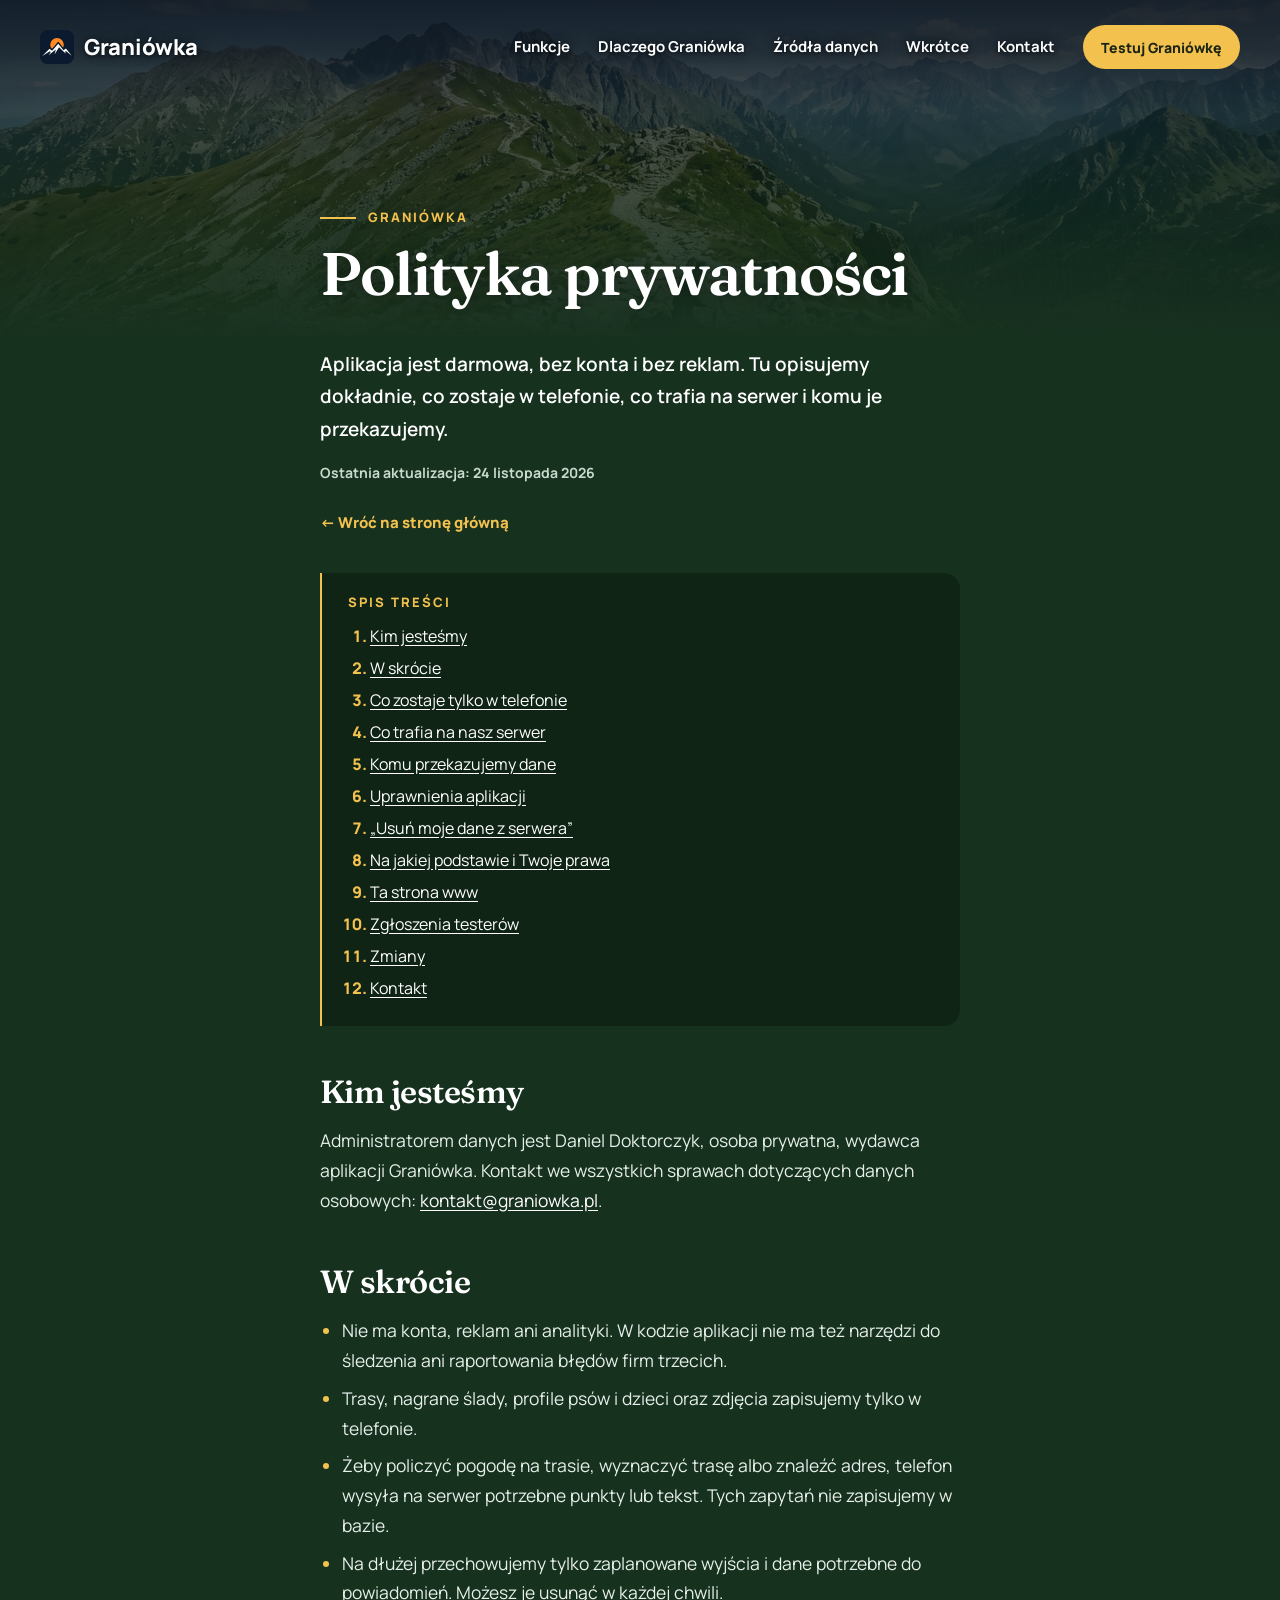
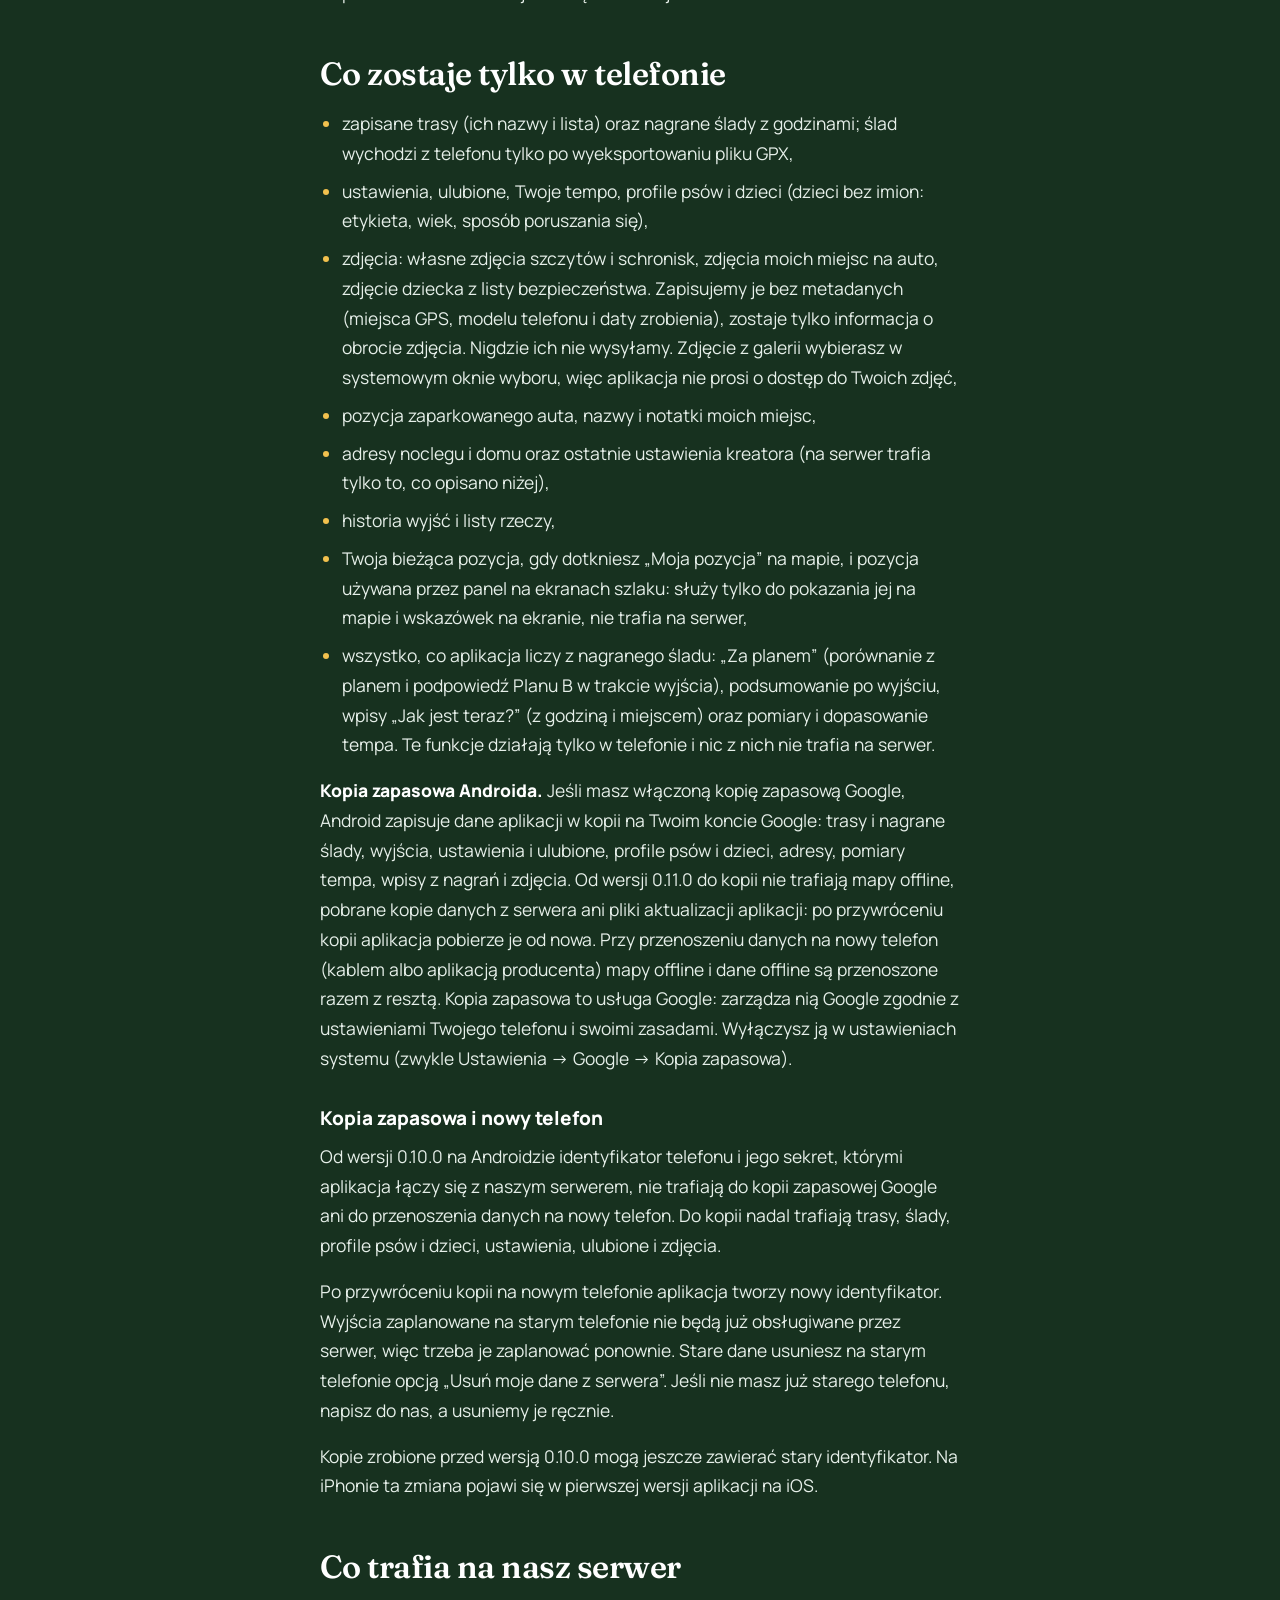
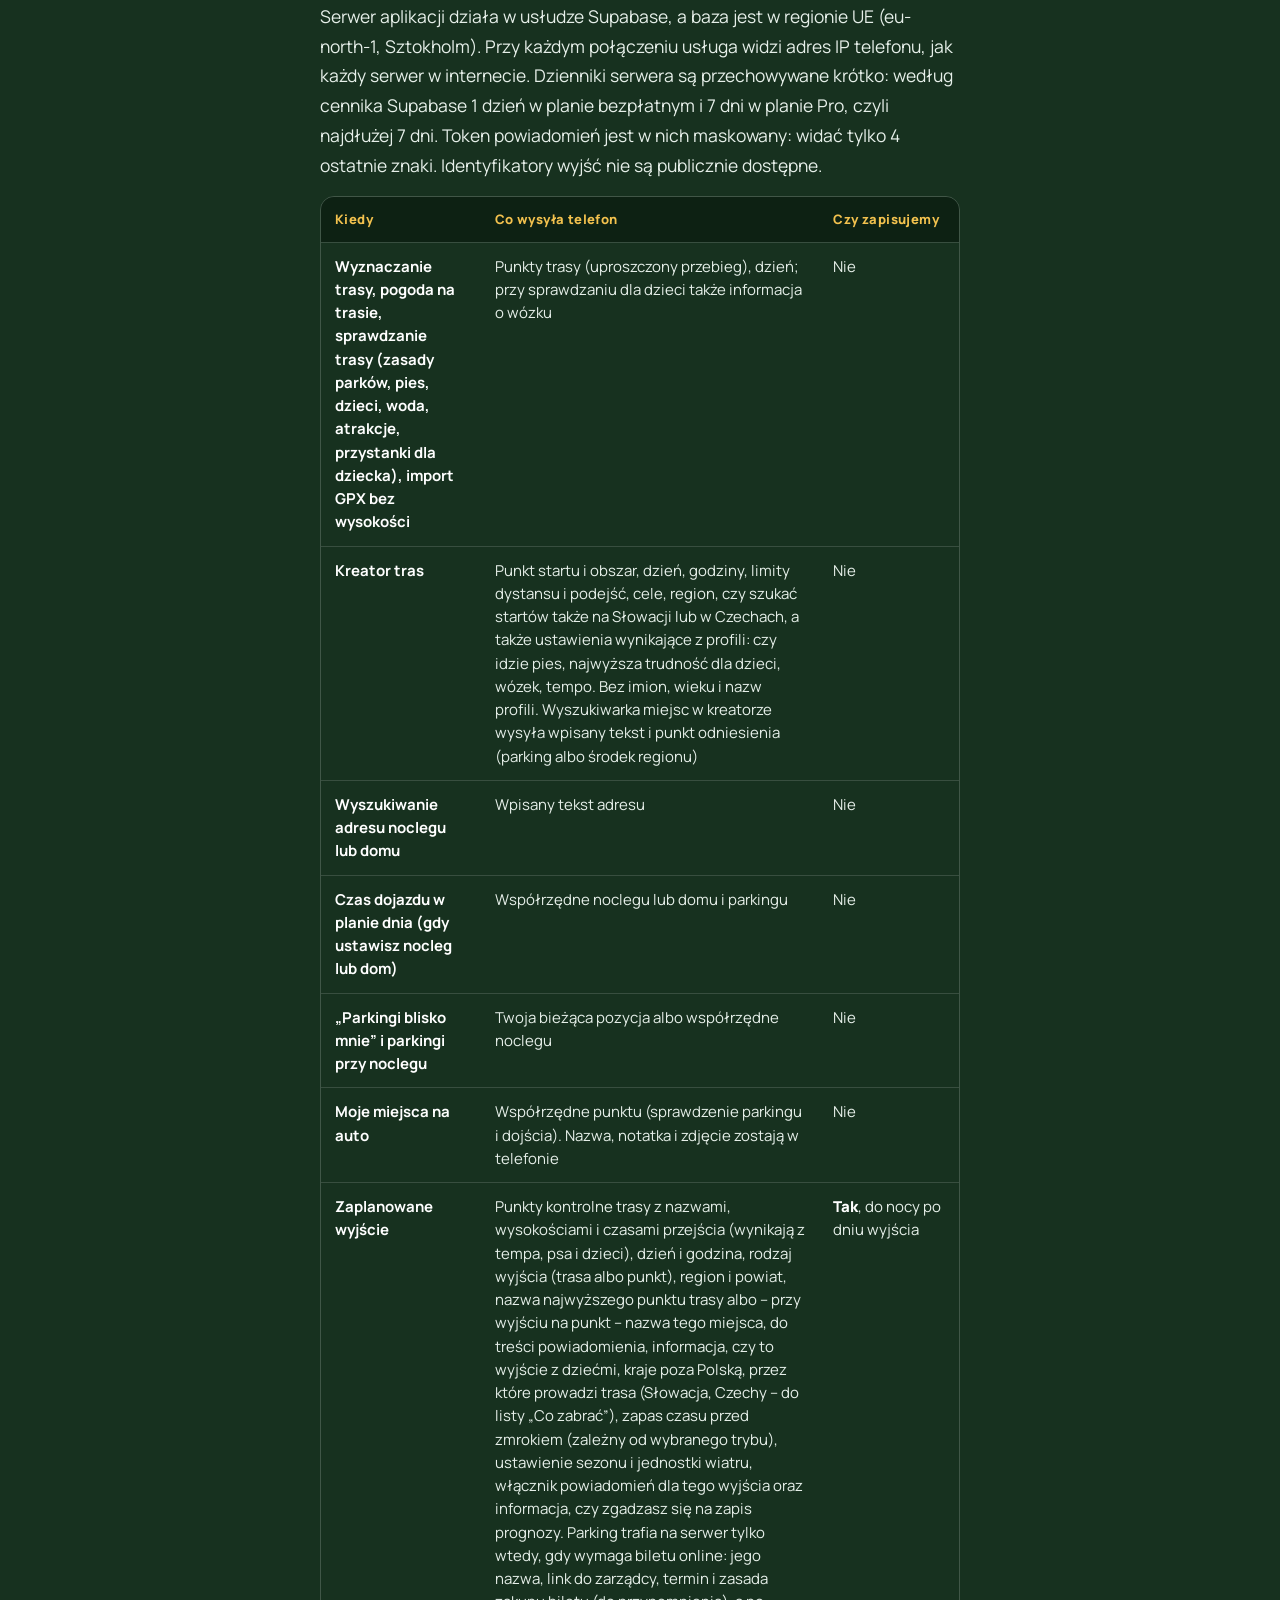
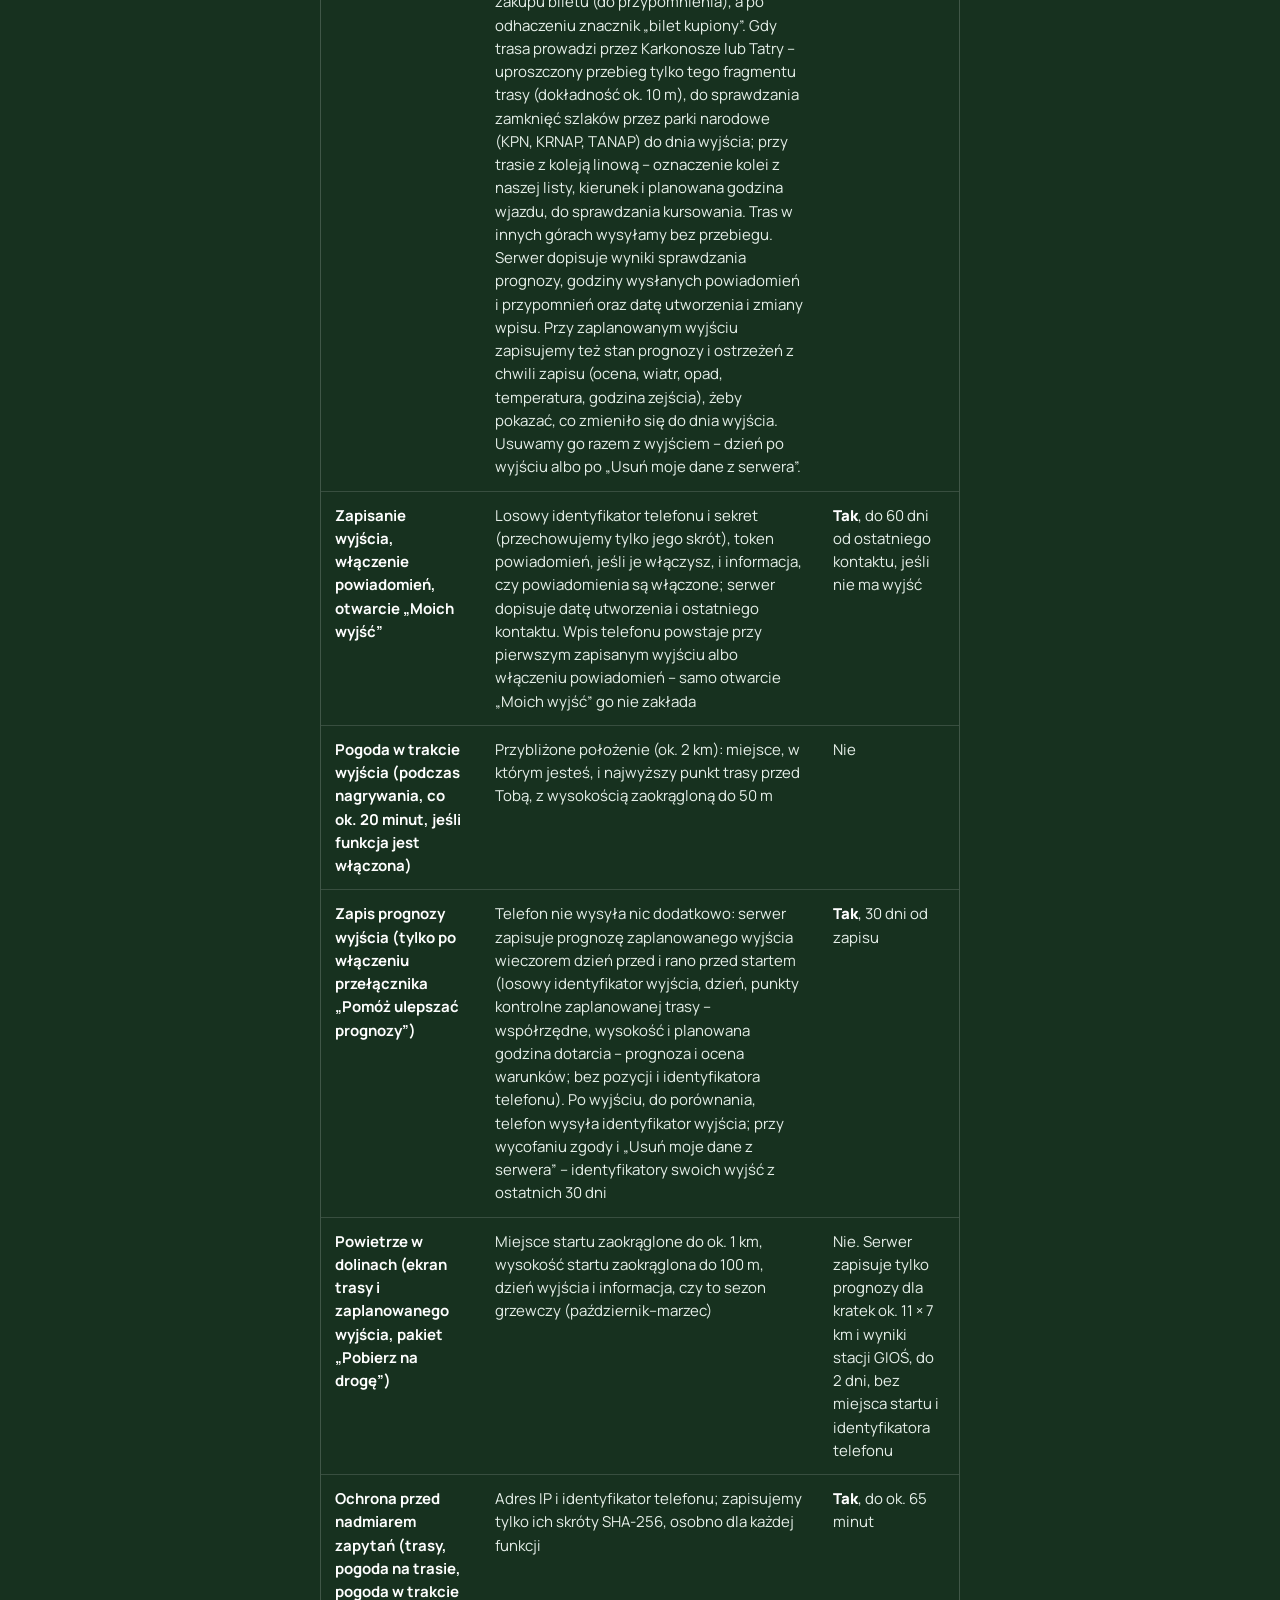
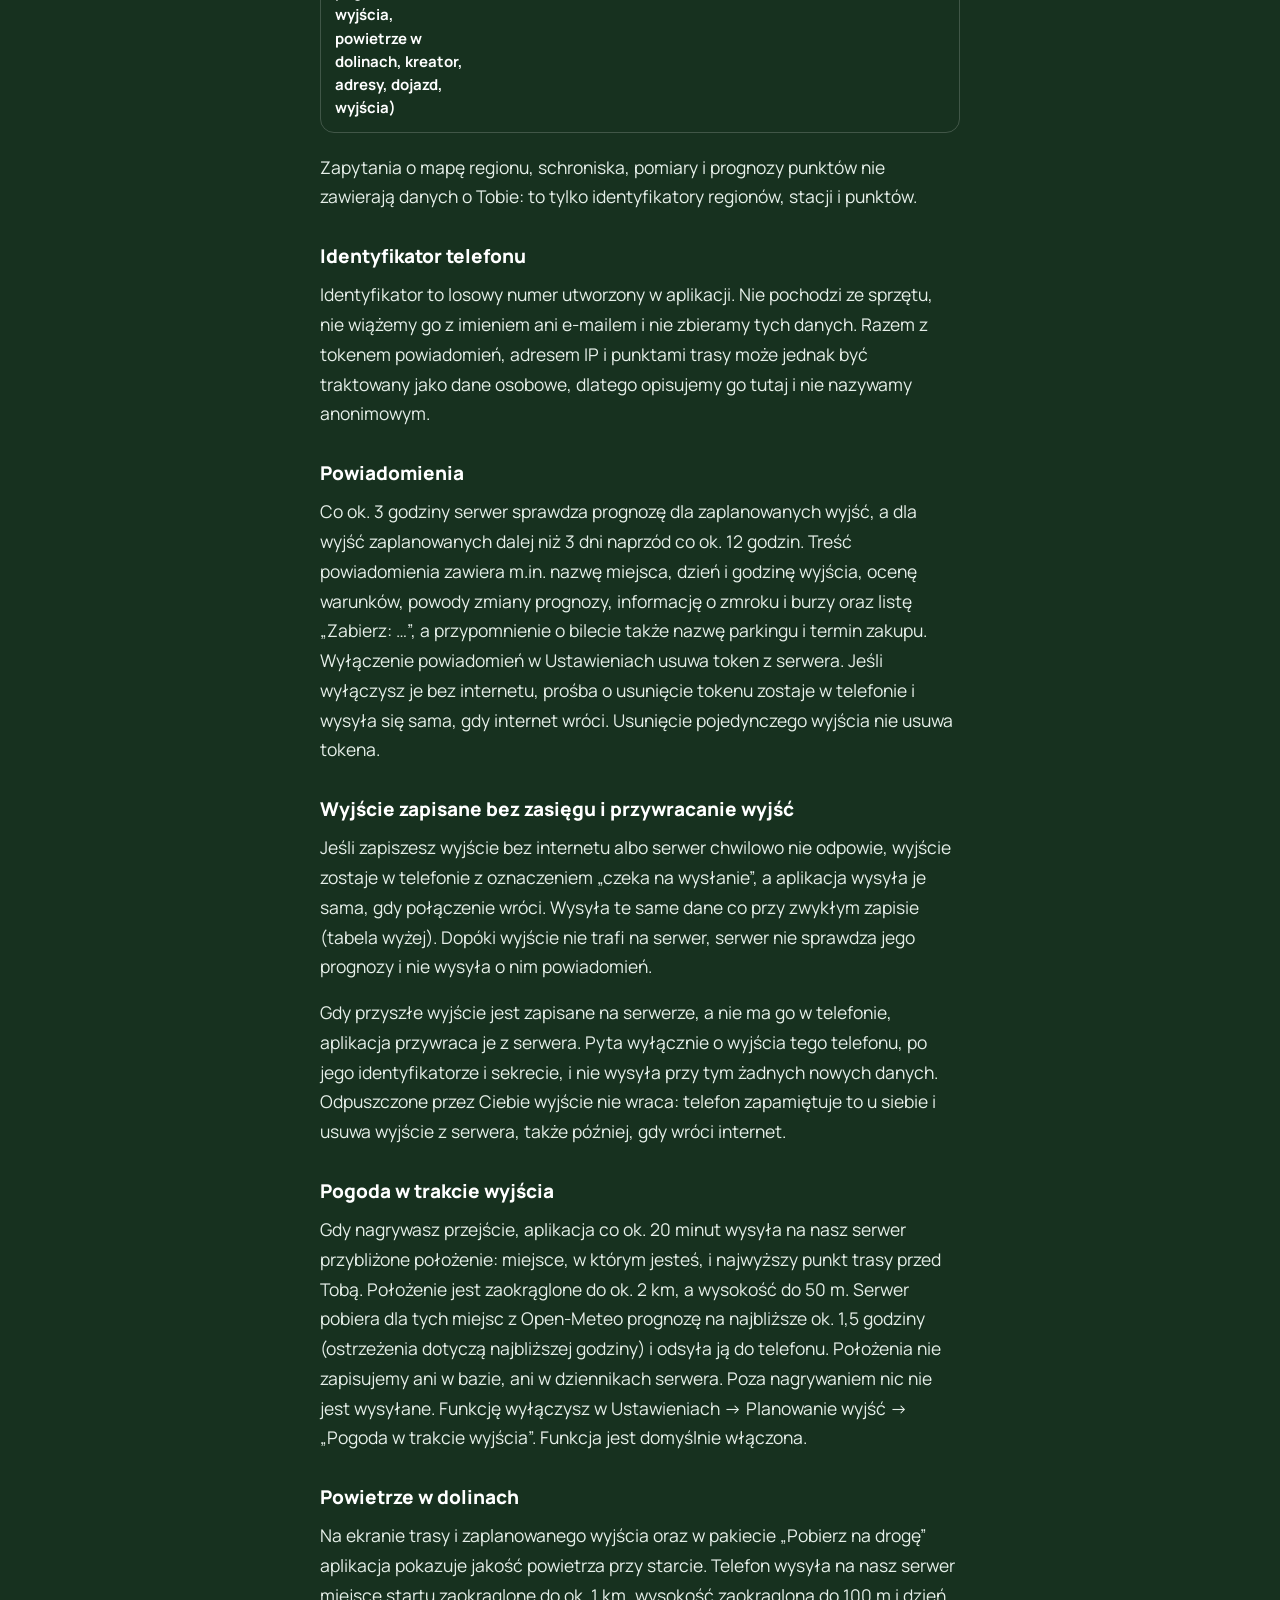
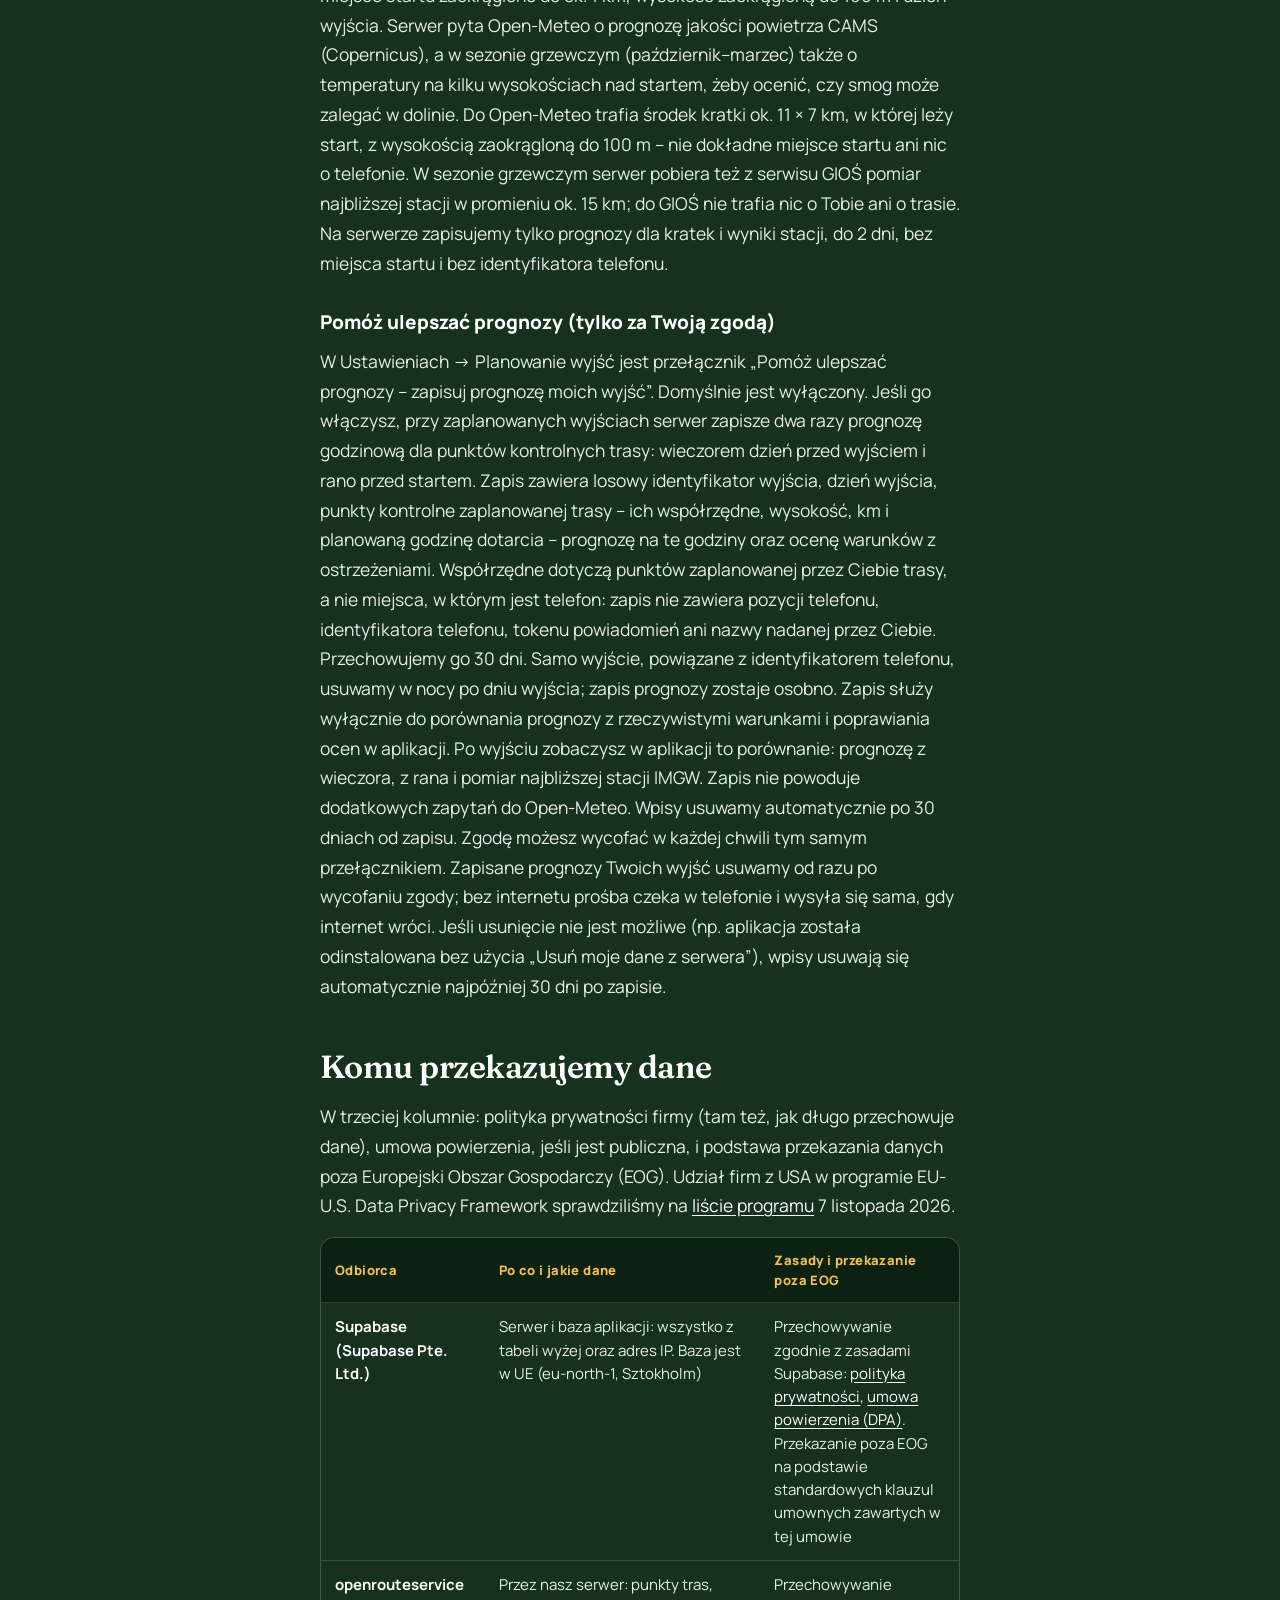
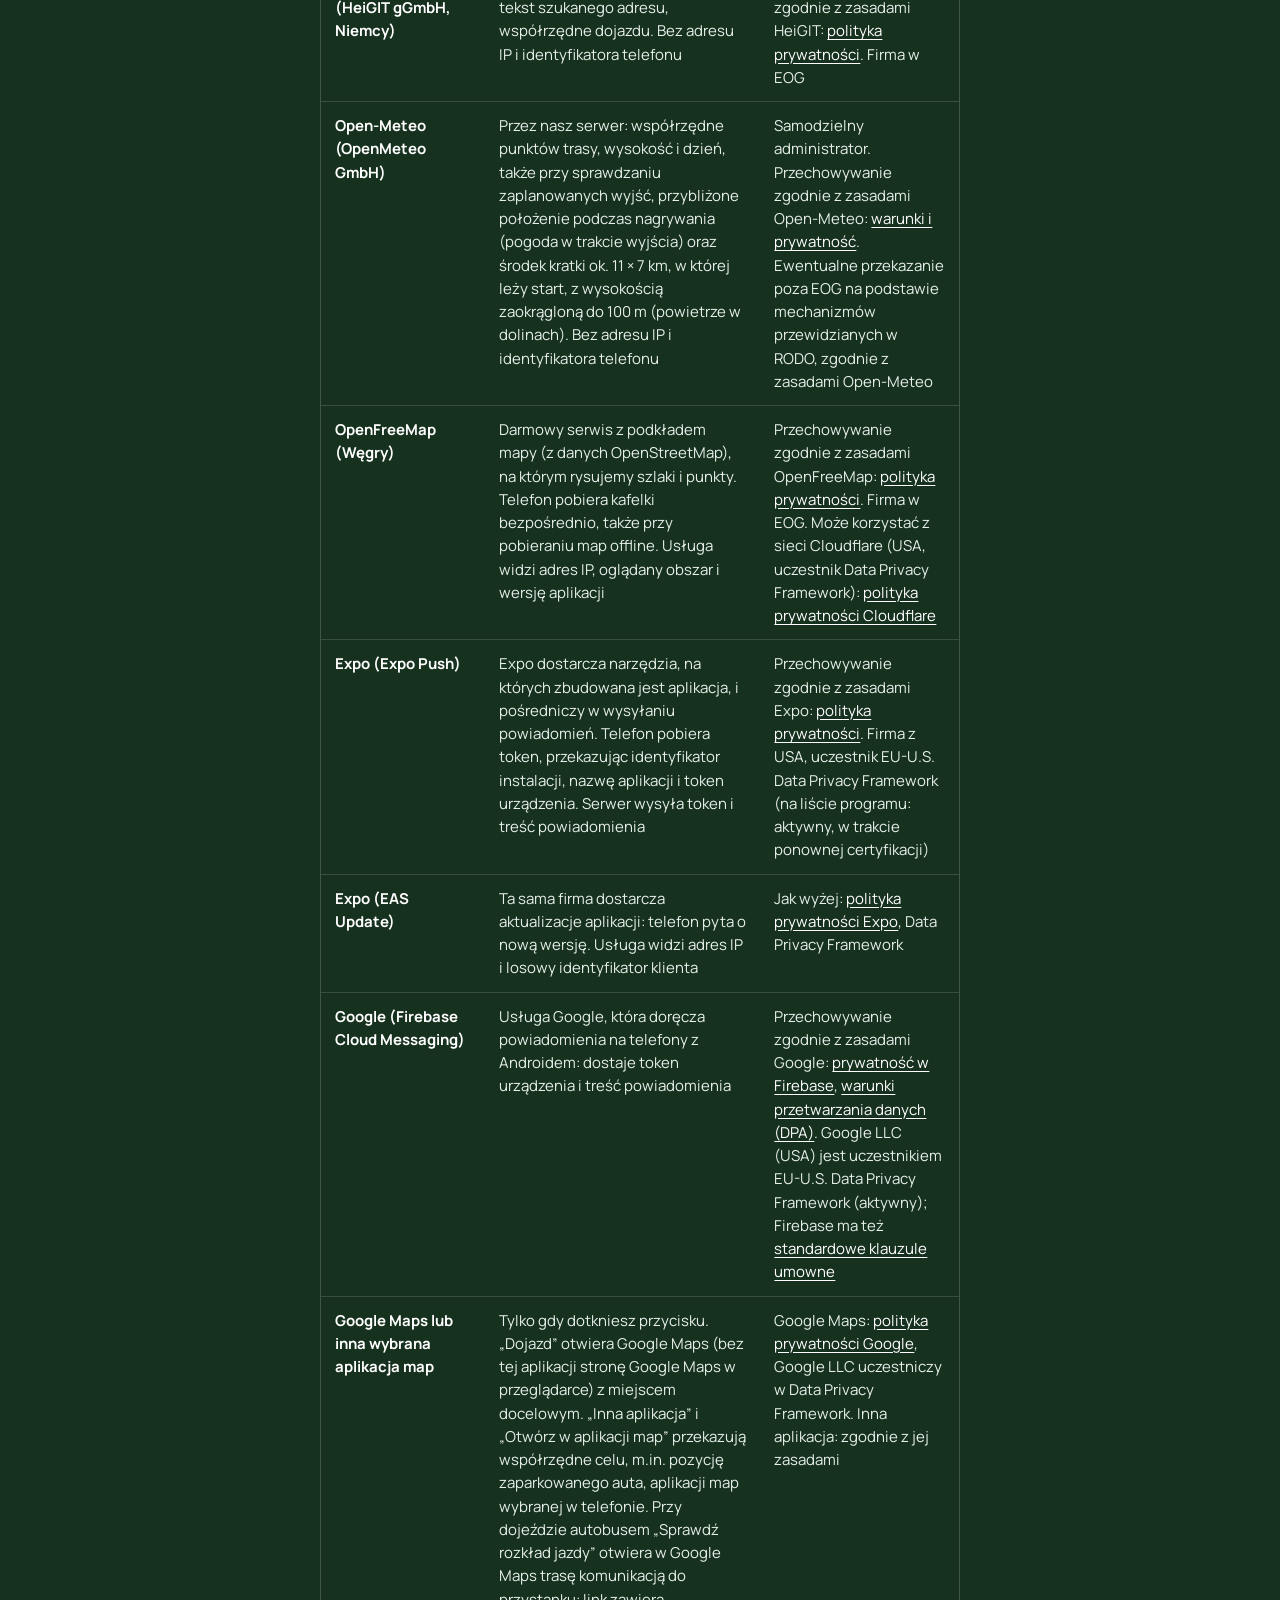
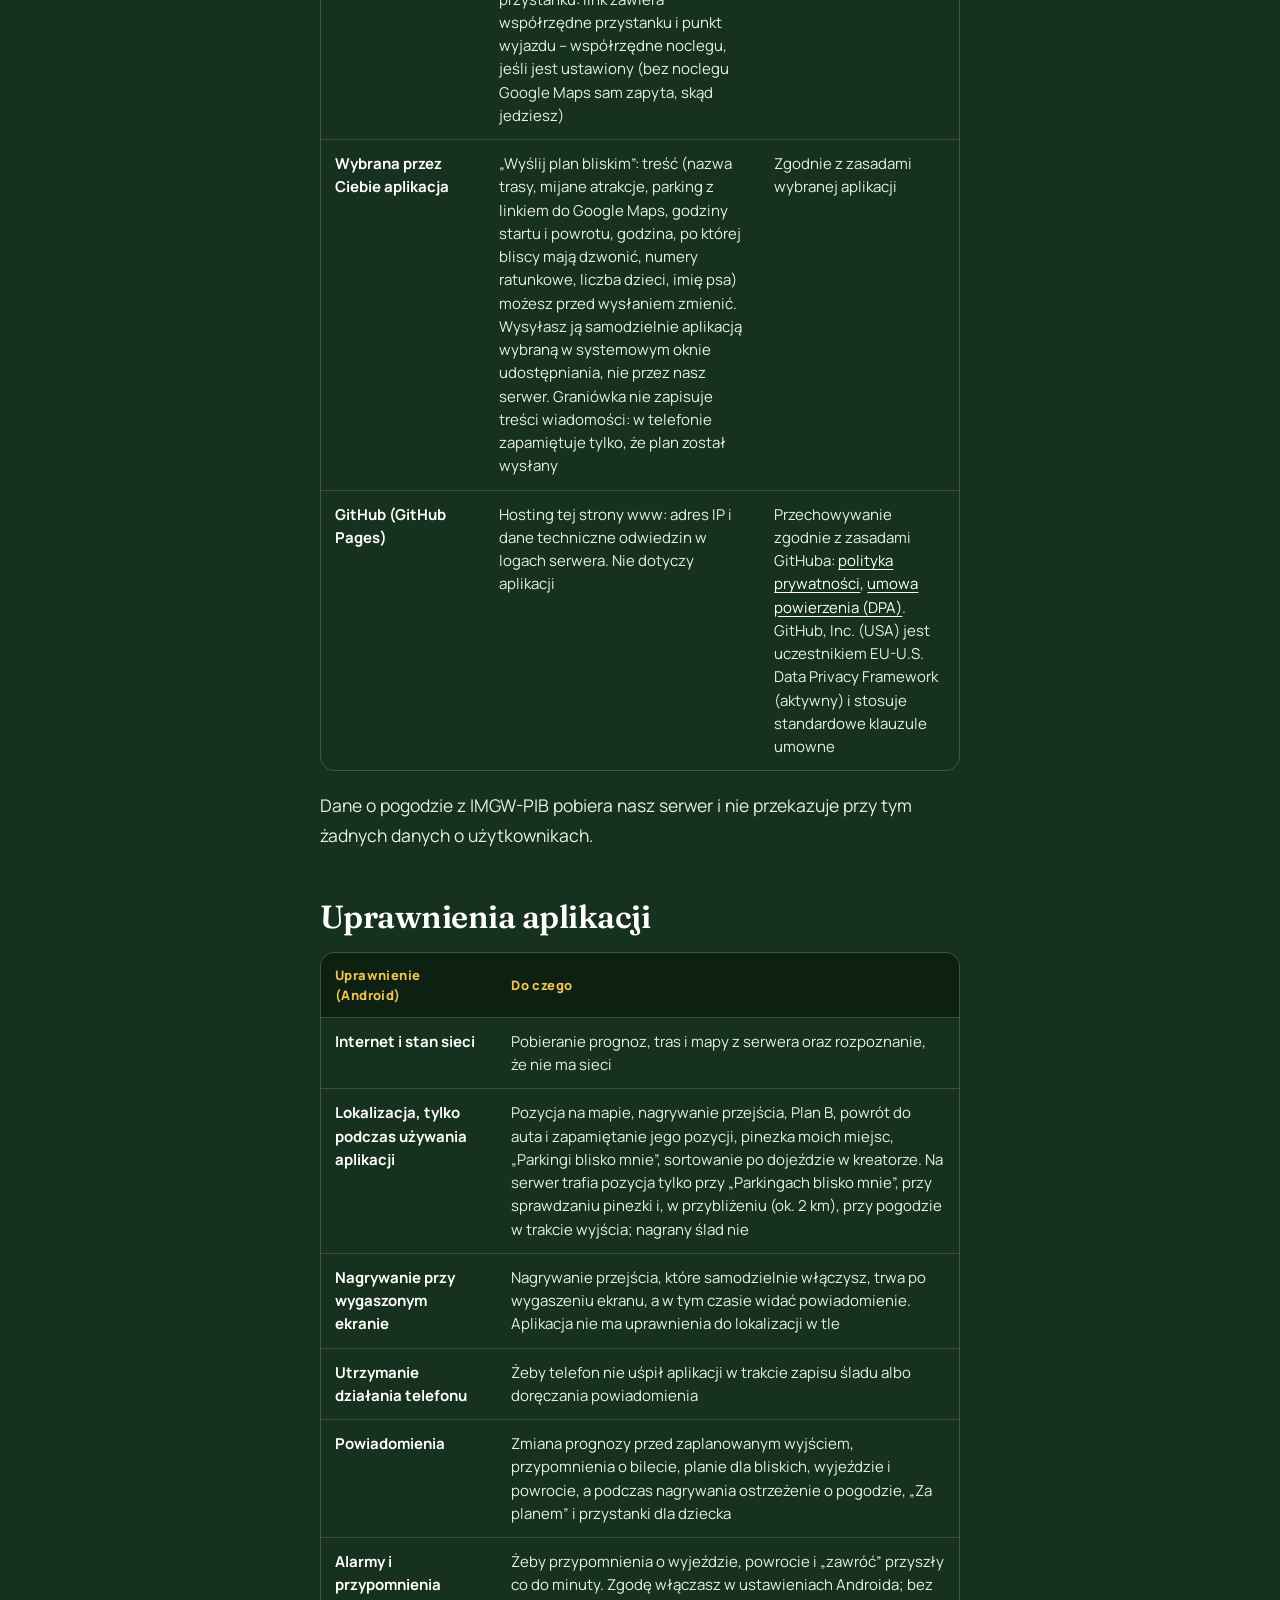
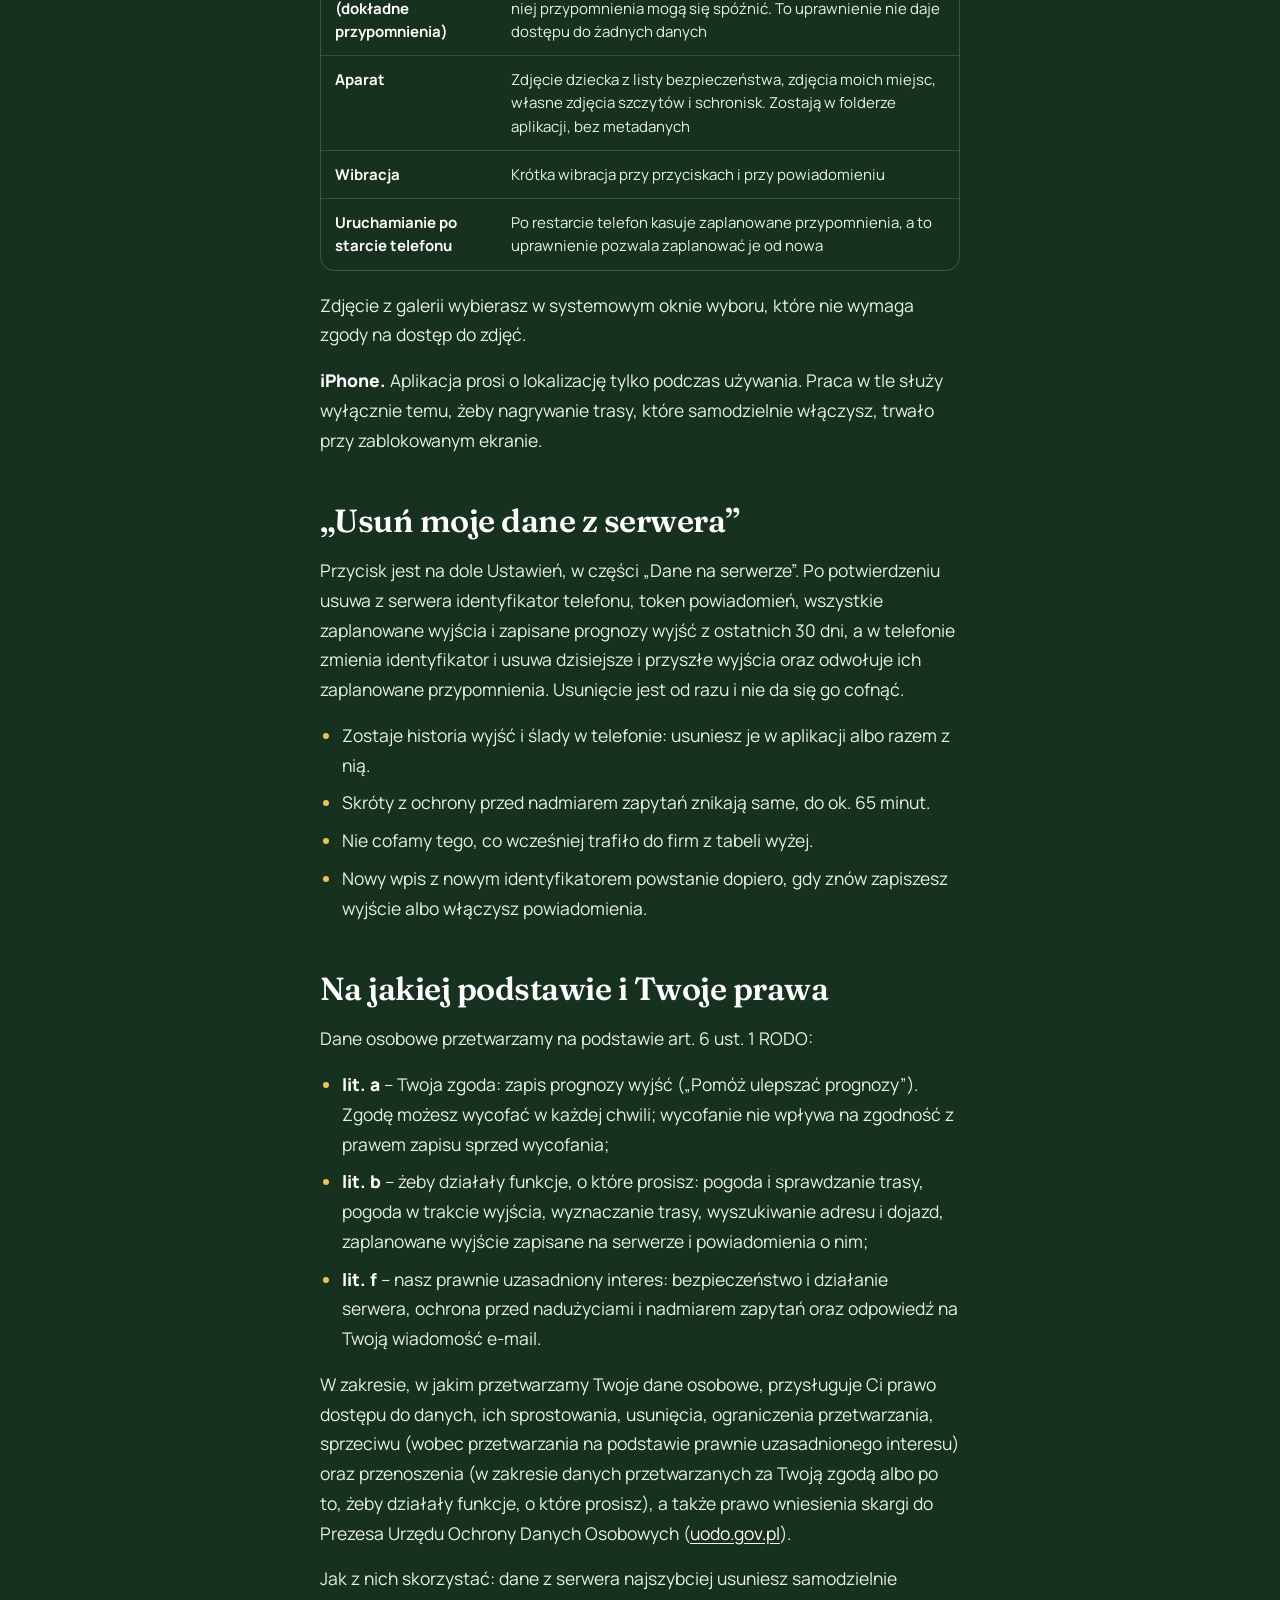
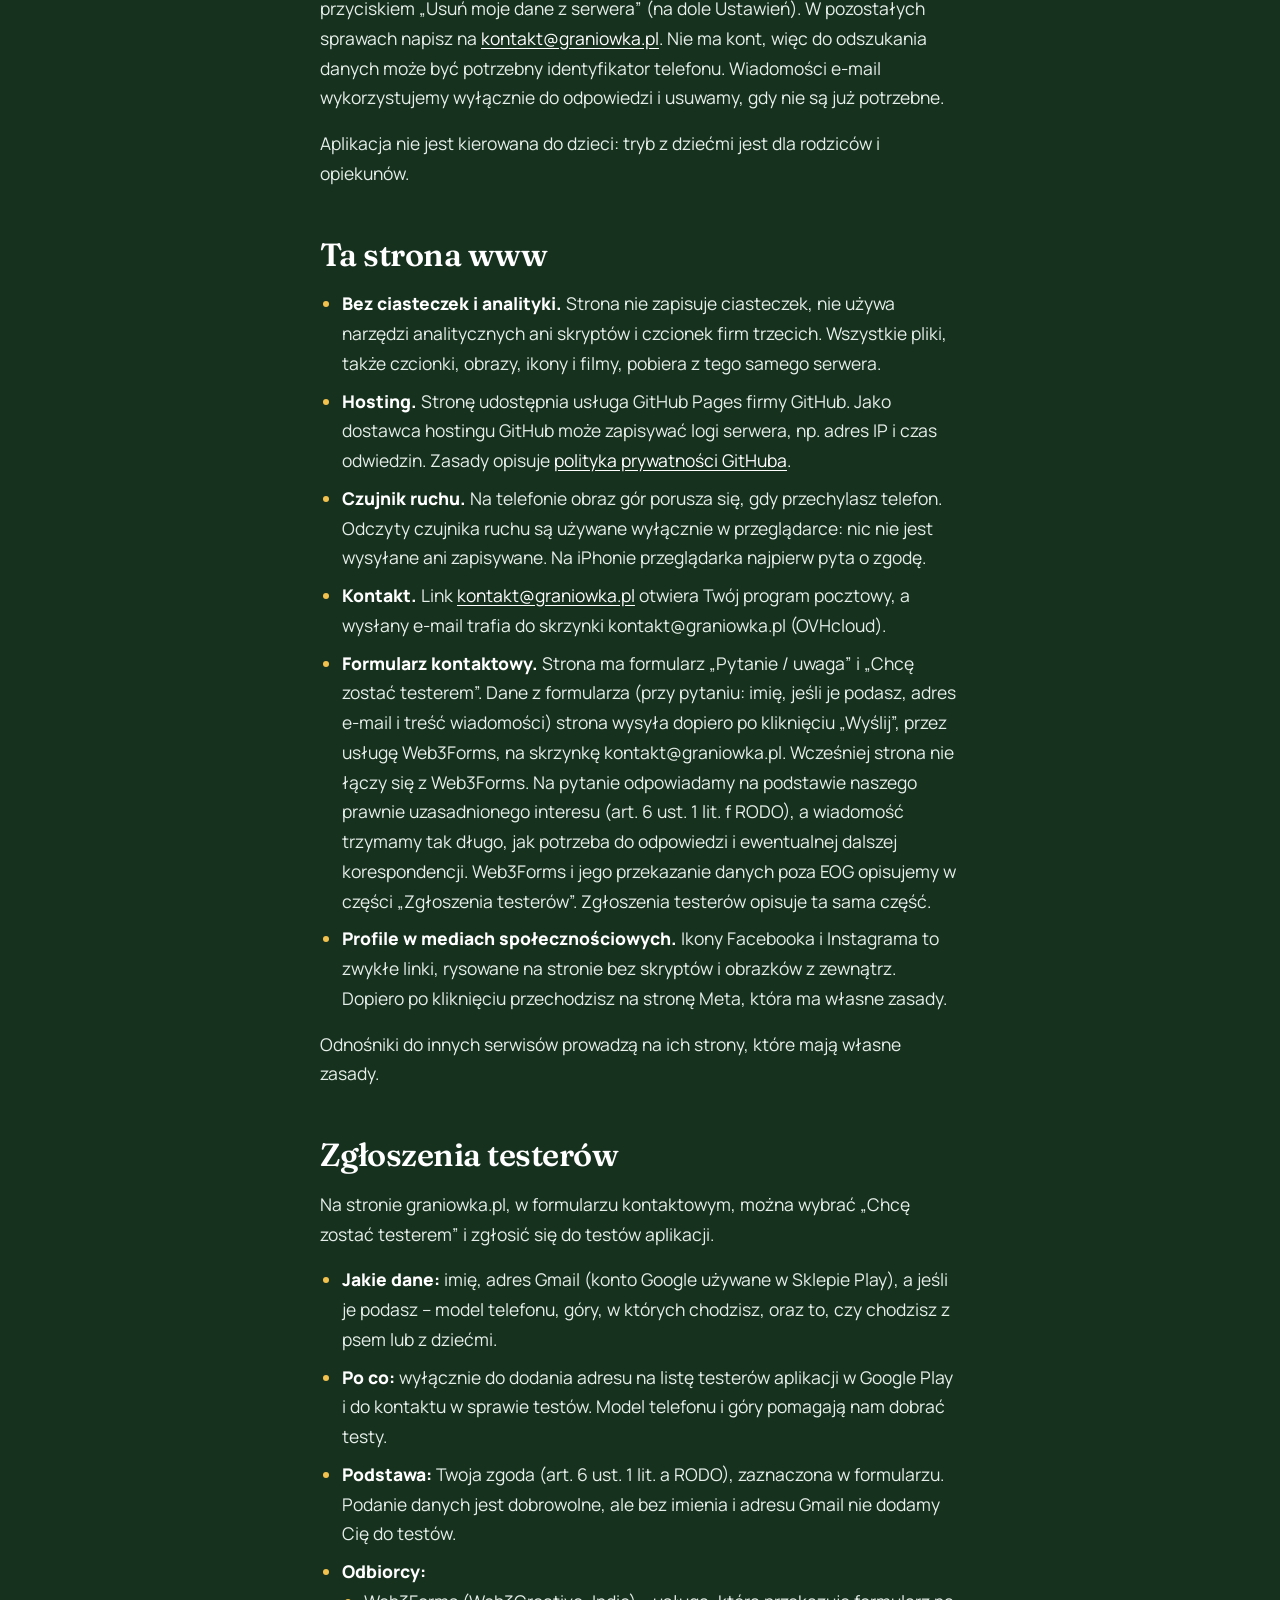
<file: polityka-prywatnosci/index.html>
<!doctype html>
<html lang="pl">
  <head>
    <meta charset="UTF-8" />
    <meta name="viewport" content="width=device-width, initial-scale=1, viewport-fit=cover" />
    <title>Polityka prywatności – Graniówka</title>
    <link rel="canonical" href="https://graniowka.pl/polityka-prywatnosci/" />
    <meta name="description" content="Jakie dane przetwarza aplikacja Graniówka i ta strona, co zostaje tylko w telefonie, kto otrzymuje dane i jak je usunąć." />
    <meta name="theme-color" content="#17311F" />
    <meta property="og:title" content="Graniówka – od parkingu na szczyt i z powrotem przed zmrokiem" />
    <meta property="og:site_name" content="Graniówka" />
    <meta property="og:description" content="Pogoda na szczycie, trasa od parkingu albo przystanku, godzina wyjścia i powrotu – całe wyjście w góry w jednym planie." />
    <meta property="og:type" content="website" />
    <meta property="og:locale" content="pl_PL" />
    <meta property="og:image" content="https://graniowka.pl/og.jpg" />
    <meta property="og:image:width" content="1200" />
    <meta property="og:image:height" content="630" />
    <meta property="og:image:alt" content="Graniówka: „Od parkingu na szczyt i z powrotem przed zmrokiem.” Pogoda, trasa, godzina powrotu. W tle szlak z czerwonym znakiem, morze mgły i szczyty w porannym świetle." />
    <meta name="twitter:card" content="summary_large_image" />
    <link rel="icon" type="image/svg+xml" href="/favicon.svg" />
    <link rel="icon" type="image/png" sizes="48x48" href="/favicon-48.png" />
    <link rel="apple-touch-icon" href="/apple-touch-icon.png" />
    
    
    
    <style>/*! tailwindcss v4.3.4 | MIT License | https://tailwindcss.com */
*,:after,:before,::backdrop{box-sizing:border-box;border:0 solid;margin:0;padding:0}::file-selector-button{box-sizing:border-box;border:0 solid;margin:0;padding:0}html,:host{-webkit-text-size-adjust:100%;tab-size:4;font-feature-settings:normal;font-variation-settings:normal;-webkit-tap-highlight-color:transparent;font-family:-apple-system,BlinkMacSystemFont,Segoe UI,Roboto,Helvetica Neue,Noto Sans,Arial,sans-serif,Apple Color Emoji,Segoe UI Emoji,Segoe UI Symbol,Noto Color Emoji;line-height:1.5}hr{height:0;color:inherit;border-top-width:1px}abbr:where([title]){-webkit-text-decoration:underline dotted;text-decoration:underline dotted}h1,h2,h3,h4,h5,h6{font-size:inherit;font-weight:inherit}a{color:inherit;-webkit-text-decoration:inherit;-webkit-text-decoration:inherit;-webkit-text-decoration:inherit;-webkit-text-decoration:inherit;text-decoration:inherit}b,strong{font-weight:bolder}code,kbd,samp,pre{font-feature-settings:normal;font-variation-settings:normal;font-family:ui-monospace,SFMono-Regular,Menlo,Monaco,Consolas,Liberation Mono,Courier New,monospace;font-size:1em}small{font-size:80%}sub,sup{vertical-align:baseline;font-size:75%;line-height:0;position:relative}sub{bottom:-.25em}sup{top:-.5em}table{text-indent:0;border-color:inherit;border-collapse:collapse}:-moz-focusring:where(:not(iframe)){outline:auto}progress{vertical-align:baseline}summary{display:list-item}ol,ul,menu{list-style:none}img,svg,video,canvas,audio,iframe,embed,object{vertical-align:middle;display:block}img,video{max-width:100%;height:auto}button,input,select,optgroup,textarea{font:inherit;font-feature-settings:inherit;font-variation-settings:inherit;letter-spacing:inherit;color:inherit;opacity:1;background-color:#0000;border-radius:0}::file-selector-button{font:inherit;font-feature-settings:inherit;font-variation-settings:inherit;letter-spacing:inherit;color:inherit;opacity:1;background-color:#0000;border-radius:0}:where(select:is([multiple],[size])) optgroup{font-weight:bolder}:where(select:is([multiple],[size])) optgroup option{padding-inline-start:20px}::file-selector-button{margin-inline-end:4px}::placeholder{opacity:1}@supports (not ((-webkit-appearance:-apple-pay-button))) or (contain-intrinsic-size:1px){::placeholder{color:currentColor}@supports (color:color-mix(in lab, red, red)){::placeholder{color:color-mix(in oklab, currentcolor 50%, transparent)}}}textarea{resize:vertical}::-webkit-search-decoration{-webkit-appearance:none}::-webkit-date-and-time-value{min-height:1lh;text-align:inherit}::-webkit-datetime-edit{display:inline-flex}::-webkit-datetime-edit-fields-wrapper{padding:0}::-webkit-datetime-edit{padding-block:0}::-webkit-datetime-edit-year-field{padding-block:0}::-webkit-datetime-edit-month-field{padding-block:0}::-webkit-datetime-edit-day-field{padding-block:0}::-webkit-datetime-edit-hour-field{padding-block:0}::-webkit-datetime-edit-minute-field{padding-block:0}::-webkit-datetime-edit-second-field{padding-block:0}::-webkit-datetime-edit-millisecond-field{padding-block:0}::-webkit-datetime-edit-meridiem-field{padding-block:0}::-webkit-calendar-picker-indicator{line-height:1}:-moz-ui-invalid{box-shadow:none}button,input:where([type=button],[type=reset],[type=submit]){appearance:button}::file-selector-button{appearance:button}::-webkit-inner-spin-button{height:auto}::-webkit-outer-spin-button{height:auto}[hidden]:where(:not([hidden=until-found])){display:none!important}@font-face{font-family:Manrope;font-weight:400;font-display:swap;src:url(/fonts/manrope-400.woff2)format("woff2")}@font-face{font-family:Manrope;font-weight:600;font-display:swap;src:url(/fonts/manrope-600.woff2)format("woff2")}@font-face{font-family:Manrope;font-weight:700;font-display:swap;src:url(/fonts/manrope-700.woff2)format("woff2")}@font-face{font-family:Manrope;font-weight:800;font-display:swap;src:url(/fonts/manrope-800.woff2)format("woff2")}@font-face{font-family:Fraunces;font-weight:600;font-display:swap;src:url(/fonts/fraunces-600.woff2)format("woff2");unicode-range:U+??,U+2000-206F,U+2190-2193,U+2212}@font-face{font-family:Fraunces;font-weight:600;font-display:swap;src:url(/fonts/fraunces-600-pl.woff2)format("woff2");unicode-range:U+100-17F}:root{--zielen:#17311f;--zloty:#f2c14e;--pin:120vh}html{background:var(--zielen);-webkit-text-size-adjust:100%}body{color:#fff;background:var(--zielen);font-family:Manrope,system-ui,sans-serif;overflow-x:clip}a{color:#fff}a:hover{color:var(--zloty)}h1,h2{font-family:Fraunces,Georgia,serif;font-weight:600}:focus-visible{outline:3px solid var(--zloty);outline-offset:3px;border-radius:6px}.przeskok{z-index:50;color:var(--zielen);background:#fff;border-radius:12px;padding:12px 18px;font-weight:800;position:fixed;top:-80px;left:16px}.przeskok:focus{top:12px}#kino{z-index:1;pointer-events:none;width:100vw;height:100lvh;transition:opacity 1.4s;display:block;position:fixed;top:0;left:0}.gora{z-index:20;pointer-events:none;background:linear-gradient(#0c141cc7,#0c141c94 45%,#0c141c00);justify-content:space-between;align-items:center;gap:28px;padding:24px 40px 40px;display:flex;position:fixed;top:0;left:0;right:0}.gora>*{pointer-events:auto}.gora-logo{letter-spacing:-.3px;text-shadow:0 0 12px #080e14bf,0 1px 3px #080e14b3;align-items:center;gap:10px;min-height:44px;font-size:22px;font-weight:800;text-decoration:none;display:flex}.gora-linki{align-items:center;gap:28px;font-size:15px;font-weight:700;display:flex}.gora-linki a{text-shadow:0 0 12px #080e14bf,0 1px 3px #080e14b3;padding:12px 0;text-decoration:none}.gora-linki a.gora-play,.gora-panel a.gora-play{box-sizing:border-box;background:var(--zloty);color:#1b2414;min-height:44px;text-shadow:none;border-radius:22px;align-items:center;padding:0 18px;font-size:14px;font-weight:800;display:flex}.gora-panel a.gora-play{justify-content:center;margin:6px 0 10px}.gora-linki a.gora-play:hover,.gora-panel a.gora-play:hover{color:#1b2414;background:#ffd877}.gora-menu{display:none;position:relative}.gora-menu summary{cursor:pointer;background:#101e1680;border-radius:22px;justify-content:center;align-items:center;width:44px;height:44px;list-style:none;display:flex}.gora-menu summary::-webkit-details-marker{display:none}.gora-panel{background:#101e16f5;border-radius:20px;flex-direction:column;min-width:230px;padding:8px 18px;font-size:15px;font-weight:700;display:flex;position:absolute;top:52px;right:0}.gora-panel a{padding:13px 0;text-decoration:none}.etapy{z-index:15;flex-direction:column;gap:6px;transition:opacity .4s;display:flex;position:fixed;top:50%;right:32px;transform:translateY(-50%)}.etapy:before{content:"";background:#ffffff59;width:1px;position:absolute;top:12px;bottom:12px;right:4.5px}.etapy a{color:#fff;pointer-events:none;justify-content:flex-end;align-items:center;gap:10px;min-height:26px;font-size:13px;font-weight:700;text-decoration:none;display:flex;position:relative}.etap-nazwa{opacity:0;white-space:nowrap;text-shadow:0 0 10px #000c,0 1px 3px #000c;transition:opacity .25s}.etap-kropka{pointer-events:auto;flex-shrink:0;width:10px;height:26px;position:relative}.etap-kropka:before{content:"";background:#ffffffbf;border-radius:50%;width:7px;height:7px;transition:all .25s;position:absolute;top:9.5px;left:1.5px;box-shadow:0 0 4px #0009}.etap-kropka:after{content:"";position:absolute;inset:0 -9px}.etapy a:hover .etap-nazwa,.etapy a:focus-visible .etap-nazwa,.etapy a[aria-current=true] .etap-nazwa{opacity:1}.etapy a[aria-current=true] .etap-nazwa{color:#fff}.etapy a:hover .etap-kropka:before{background:#fff}.etapy a[aria-current=true] .etap-kropka:before{background:var(--zloty);width:10px;height:10px;top:8px;left:0;box-shadow:0 0 0 3px #f2c14e4d,0 0 12px #f2c14ecc}.gl .etapy.ukryte,.gl .postep.ukryte{opacity:0}.gl .etapy.ukryte .etap-kropka{pointer-events:none}.gl .etapy.ukryte:focus-within{opacity:1}.dzien{z-index:15;box-sizing:border-box;-webkit-backdrop-filter:blur(14px)saturate(1.3);backdrop-filter:blur(14px)saturate(1.3);color:#fff;pointer-events:none;background:#0c14229e;border:1px solid #ffffff24;border-radius:18px;align-items:center;gap:12px;width:380px;margin-left:-190px;padding:12px 14px;transition:opacity .4s,transform .4s,visibility .4s;display:flex;position:fixed;top:92px;left:50%;box-shadow:0 12px 34px #00000052}.dzien.ukryte{opacity:0;visibility:hidden;transform:translateY(-14px)}.dzien-luk{flex-shrink:0;width:64px;height:26px;overflow:visible}.dzien-luk path{fill:none;stroke:#fff6;stroke-width:2px;stroke-dasharray:3 5}.dzien-luk line{stroke:#ffffff47;stroke-width:2px}.dzien-luk circle{fill:#ff8c1a}@supports (color:color-mix(in lab, red, red)){.dzien-luk circle{fill:color-mix(in srgb, #ff8c1a calc(var(--dzien-u,0) * 100%), var(--zloty))}}.dzien-luk circle{filter:drop-shadow(0 0 5px #ffbe50e6)}.dzien-tresc{flex:1;min-width:0}.dzien-glowa{white-space:nowrap;color:#fffc;align-items:center;gap:6px;font-size:12px;font-weight:700;display:flex}.dzien-glowa img{border-radius:4px}.dzien-godzina{color:var(--zloty);font-variant-numeric:tabular-nums;margin-left:auto;font-size:15px;font-weight:800}.dzien-wiadomosci{margin-top:4px;display:grid}.dzien-wiadomosc{opacity:0;grid-area:1/1;transition:opacity .35s,transform .35s;transform:translateY(6px)}.dzien-wiadomosc.biezaca{opacity:1;transform:none}.dzien-wiadomosc b{font-size:15px;font-weight:800;line-height:1.3;display:block}.dzien-wiadomosc span{color:#ffffffe0;font-size:13px;line-height:1.4;display:block}@media (prefers-reduced-motion:reduce){.dzien,.dzien-wiadomosc{transition:none}}.postep{z-index:15;grid-template-columns:repeat(6,minmax(0,1fr));gap:6px;transition:opacity .4s;display:none;position:fixed;top:74px;left:20px;right:20px}.postep span{background:#ffffff73;border-radius:2px;height:4px;transition:background .3s}.postep span.zrobione{background:var(--zloty)}.przechyl-zgoda{left:14px;bottom:calc(14px + env(safe-area-inset-bottom));z-index:15;-webkit-backdrop-filter:blur(8px);backdrop-filter:blur(8px);color:#fff;background:#0a1016e6;border:2px solid #ffffffd9;border-radius:22px;width:104px;min-height:44px;padding:4px 10px;font-size:12px;font-weight:700;line-height:1.15;position:fixed;box-shadow:0 6px 20px #00000059}.scena{position:relative}.scena-wew{height:100svh;min-height:560px;position:relative;overflow:hidden}.scena-tlo,.scena-tlo img,#wejscie-media img,#wejscie-media video{object-fit:cover;width:100%;height:100%;display:block;position:absolute;inset:0}#wejscie-media,#wejscie-nad{width:100%;height:100svh;min-height:560px;position:absolute;top:0;left:0}#wejscie-media{z-index:0;overflow:hidden}#wejscie-nad{z-index:3;pointer-events:none;--tytul:clamp(64px, 12.5vw, 200px);--tytul-y:40%}#wejscie-nad a{pointer-events:auto}main{z-index:2;position:relative}.tylko-czytnik{clip-path:inset(50%);width:1px;height:1px;position:absolute;overflow:hidden}.scena-tresc{z-index:2;height:100%;position:relative}.gl .scena .scena-tlo{display:none}.gl .scena-wew{overflow:visible}.gl #wejscie-media{height:100lvh;position:fixed}.gl #wejscie-nad{position:fixed}.tel.gl .scena{height:calc(100svh + var(--pin))}.tel.gl .scena-wew{position:sticky;top:0}.tel.gl .scena.bez-pinu{height:auto}.tel.gl .scena.bez-pinu .scena-wew{position:relative}.scena.bez-pinu .scena-wew{height:auto;min-height:100svh}.przyciemnienie{z-index:10;opacity:0;pointer-events:none;background:#0b0f12;display:none;position:fixed;inset:0}.js:not(.gl) .przyciemnienie{display:block}#wejscie-media video{opacity:0;transition:opacity 1.4s}#wejscie-media video.gra{opacity:1}.gl.tel:not(.oszczedny) #wejscie-media img,.gl.tel:not(.oszczedny) #wejscie-media video{transform:scale(1.1)}.wejscie-zaslona{z-index:0;background:radial-gradient(75% 55% at 50% 40%,#18183a80,#18183a1a 75%),linear-gradient(#18183a47,#18183a00 60%,#0a101273);position:absolute;inset:0}.wejscie-tytul{left:50%;top:var(--tytul-y);z-index:3;white-space:nowrap;font-family:Fraunces,Georgia,serif;font-size:var(--tytul);letter-spacing:-.025em;text-shadow:0 4px 40px #14143c8c;transform-origin:0 0;will-change:transform;font-weight:600;line-height:1.02;position:absolute;transform:translate(-50%,-50%)}.wejscie-tytul .litera{display:inline-block}.wejscie-pod{left:20px;right:20px;top:calc(var(--tytul-y) + var(--tytul) * .62);z-index:3;text-align:center;text-shadow:0 1px 3px #0a0e1eb3,0 2px 16px #0a0e1ebf;font-size:21px;font-weight:700;line-height:1.35;transition:opacity .3s;position:absolute}.przewiniete .wejscie-pod{opacity:0}.wejscie-pod-1{white-space:nowrap;font-size:calc(var(--tytul) * .222);display:block}.wejscie-pod-2{max-width:40em;color:var(--zloty);margin:8px auto 0;font-size:17px;font-weight:400;display:block}.dalej{left:50%;bottom:calc(6px + env(safe-area-inset-bottom));z-index:15;color:#fff;letter-spacing:2.4px;text-transform:uppercase;white-space:nowrap;filter:drop-shadow(0 2px 8px #0006);text-shadow:0 1px 6px #0009;flex-direction:column;align-items:center;gap:8px;padding:6px 12px;font-size:12px;font-weight:800;text-decoration:none;display:flex;position:fixed;transform:translate(-50%)}.dalej:focus-visible{outline-offset:2px;border-radius:10px;outline:2px solid #fff}.myszka{box-sizing:border-box;border:2px solid #fff;border-radius:16px;justify-content:center;width:28px;height:44px;padding-top:8px;display:flex}.myszka-kolko{background:#f2c14e;border-radius:2px;width:4px;height:9px}.strzalka,.strzalka-gora{display:none}@media (pointer:coarse){.myszka{display:none}.strzalka{display:block}}.na-gore .myszka,.na-gore .strzalka{display:none}.na-gore .strzalka-gora{display:block}.js:not(.ogranicz-ruch) .myszka-kolko{animation:1.8s ease-in-out infinite myszka-kolko}.js:not(.ogranicz-ruch) .strzalka{animation:1.4s ease-in-out infinite strzalka}@keyframes myszka-kolko{0%{opacity:1;transform:translateY(0)}70%{opacity:0;transform:translateY(12px)}to{opacity:0;transform:translateY(0)}}@keyframes strzalka{0%,to{transform:translateY(0)}50%{transform:translateY(6px)}}.hektor-warstwa{pointer-events:none;position:absolute;inset:0;overflow:hidden;container-type:size}#hektor-wejscie{z-index:1;width:100%;height:100svh;min-height:560px;bottom:auto;right:auto}.hektor-szlak{--cw:max(100cqw, calc(100cqh * 16 / 9));--ch:max(100cqh, calc(100cqw * 9 / 16));left:calc(50% + var(--hx) * var(--cw));top:calc(50% + var(--hy) * var(--ch));width:calc(var(--hw) * var(--cw));aspect-ratio:var(--hasp);transform-origin:50% 100%;position:absolute;transform:translate(-50%,-100%)}.hektor-szlak img{width:100%;height:auto;display:block;position:relative}.hektor-cien{aspect-ratio:90/12;background:radial-gradient(closest-side,#00000073 45%,#0000);border-radius:50%;width:90%;position:absolute;bottom:0;left:5%;transform:translateY(50%)}.hektor-dymek{white-space:nowrap;-webkit-backdrop-filter:blur(16px);backdrop-filter:blur(16px);background:#14162880;border:1px solid #ffffff4d;border-radius:14px;margin-right:10px;padding:9px 13px;font-size:14px;font-weight:600;line-height:1.3;position:absolute;top:8%;right:100%}.hektor-dymek:after{content:"";background:#14162880;border-top:1px solid #ffffff4d;border-right:1px solid #ffffff4d;width:10px;height:10px;margin-top:-5px;position:absolute;top:50%;right:-6px;transform:rotate(45deg)}.js:not(.ogranicz-ruch) .hektor-dymek{opacity:0;transition:opacity .25s,visibility .25s}.js:not(.ogranicz-ruch):not(.gl) .hektor-dymek,.js:not(.ogranicz-ruch) .widoczny .hektor-dymek{animation:.5s 1s forwards dymek}.przewiniete .hektor-dymek{visibility:hidden;opacity:0!important;animation:none!important}@keyframes dymek{0%{opacity:0;transform:translateY(6px)}to{opacity:1;transform:none}}.js.tel:not(.ogranicz-ruch):not(.oszczedny) #hektor-wejscie{display:none}#hektory{z-index:2;pointer-events:none;width:100vw;height:100lvh;position:fixed;top:0;left:0;overflow:hidden}#hektory .hektor-szlak{visibility:hidden;opacity:0;transition:opacity .25s;display:none;top:0;left:0}#hektory .hektor-szlak.blisko{display:block}.gl .scena .hektor-warstwa,.gl #hektor-wejscie{display:none}.cien{z-index:1;background:linear-gradient(90deg, rgba(var(--c), var(--a1)) 0%, rgba(var(--c), var(--a2)) var(--s1), rgba(var(--c), calc(var(--a2) * .84)) calc(var(--s1) + (var(--s2) - var(--s1)) * .2), rgba(var(--c), calc(var(--a2) * .5)) calc(var(--s1) + (var(--s2) - var(--s1)) * .5), rgba(var(--c), calc(var(--a2) * .16)) calc(var(--s1) + (var(--s2) - var(--s1)) * .8), rgba(var(--c), 0) var(--s2));position:absolute;inset:0}.gl .cien{inset:-30vh 0;-webkit-mask-image:linear-gradient(#0000,#000 30vh calc(100% - 30vh),#0000);mask-image:linear-gradient(#0000,#000 30vh calc(100% - 30vh),#0000)}.scena{--c:22, 40, 62;--a1:.72;--a2:.45;--s1:34%;--s2:62%}#las{--c:8, 22, 12;--a1:.78;--a2:.58;--s1:40%;--s2:70%}#chmury{--a1:.84;--a2:.72;--s1:44%;--s2:82%}#gran{--c:24, 28, 32;--a1:.8;--a2:.5;--t2:.8;--t3:52%;--t4:80%}#zlota{--c:40, 20, 4;--a1:.78;--a2:.62;--s1:42%;--s2:78%;--t2:.8;--t3:52%;--t4:80%}#zmierzch{--c:8, 14, 30;--a1:.82;--a2:.6;--s1:40%;--s2:70%}.dolina-tekst,.karta{box-sizing:border-box;text-shadow:0 2px 18px #00000059;flex-direction:column;gap:18px;width:min(540px,44vw);display:flex;position:absolute;top:50%;left:clamp(40px,5.6vw,96px);transform:translateY(-50%)}.znacznik{letter-spacing:2px;color:var(--zloty);text-transform:uppercase;align-items:center;gap:12px;font-size:13px;font-weight:800;display:flex}.znacznik:before{content:"";background:var(--zloty);flex-shrink:0;width:36px;height:2px}.dolina-tekst h1{letter-spacing:-1.5px;white-space:nowrap;font-size:60px;line-height:1.02}.karta h2{letter-spacing:-1.5px;font-size:60px;line-height:1.02}.dolina-tekst p,.karta>p{color:#fff;max-width:470px;font-size:18px;font-weight:500;line-height:1.6}.gl .dolina-tekst h1{visibility:hidden}.gl .dolina-tekst h1.widoczny{visibility:visible}.przyciski{text-shadow:none;flex-wrap:wrap;align-items:flex-start;gap:12px;margin-top:4px;display:flex}.przycisk-z-dopiskiem{flex-direction:column;align-items:center;gap:6px;display:flex}.przycisk-dopisek{color:#fff;text-shadow:0 1px 6px #0009;font-size:13px;font-weight:600}.pasek-liczb{clip-path:inset(-6px -6px -6px 22px);color:#fff;flex-wrap:wrap;margin:0 0 0 -22px;padding:0;font-size:15px;font-weight:800;list-style:none;display:flex}.pasek-liczb li{white-space:nowrap}.licznik{text-align:right;font-variant-numeric:tabular-nums;display:inline-block}.pasek-liczb li:before{content:"·";text-align:center;width:22px;color:var(--zloty);display:inline-block}.przypiety-test{display:none}.przycisk{box-sizing:border-box;border-radius:24px;align-items:center;min-height:48px;padding:0 20px;font-size:15px;font-weight:800;text-decoration:none;display:flex}.przycisk-zloty,a.przycisk-zloty:hover{background:var(--zloty);color:#1b2414}a.przycisk-zloty:hover{background:#ffd877}.przycisk-obrys{color:#fff;background:#0a101640;border:2px solid #ffffffd9}.podpis{color:#fff;font-size:12px;font-weight:600}.tylko-telefon{display:none}.liczby{flex-wrap:wrap;gap:16px 34px;margin-top:6px;display:flex}.liczba{border-left:2px solid var(--zloty);padding-left:14px}.liczba-nazwa{letter-spacing:.4px;font-size:12px;font-weight:700}.liczba-dane{align-items:baseline;gap:8px;display:flex}.liczba-dane b{font-variant-numeric:tabular-nums;font-size:30px;font-weight:800}.liczba-dane span{font-size:14px;font-weight:600}.lista{flex-direction:column;gap:10px;font-size:17px;font-weight:500;line-height:1.45;display:flex}.lista li{align-items:baseline;gap:12px;display:flex}.lista li>span{color:var(--zloty);flex-shrink:0;font-weight:800}.lista b{font-weight:800}.telefon{aspect-ratio:29/61;background:#0f1513;border-radius:44px;height:min(76vh,680px);padding:10px;position:absolute;top:50%;right:clamp(120px,14vw,240px);transform:translateY(-50%);box-shadow:0 30px 60px #0a1e2873}.telefon img{object-fit:cover;object-position:top;border-radius:34px;width:100%;height:100%;display:block}.stopka{z-index:3;color:#fff;background:#0b1020;flex-direction:column;gap:10px;padding:28px clamp(40px,5.6vw,96px) 92px;font-size:13px;font-weight:600;display:flex;position:relative}.stopka-glowne,.stopka-dodatki{flex-wrap:wrap;align-items:center;gap:4px 12px;display:flex}.stopka-glowne{clip-path:inset(-12px -12px -12px 24px);column-gap:0;margin-left:-24px;font-size:14px;font-weight:700}.stopka-el{white-space:nowrap;align-items:center;display:inline-flex}.stopka-el:before{content:"·" / "";text-align:center;width:24px;display:inline-block}.stopka-dodatki{color:#c9d2e0;gap:4px 22px}.stopka a{align-items:center;min-height:32px;text-decoration:underline;display:inline-flex}.podstrona .stopka{padding-bottom:calc(28px + env(safe-area-inset-bottom))}.sekcja{z-index:3;color:#fff;position:relative;overflow:hidden}.sekcja .scena-tlo{z-index:0}.sekcja-cien{z-index:1;position:absolute;inset:0}.gl .sekcja{-webkit-mask-image:linear-gradient(#0000,#000 12vh calc(100% - 12vh),#0000);mask-image:linear-gradient(#0000,#000 12vh calc(100% - 12vh),#0000)}.sekcja-wew{z-index:2;box-sizing:border-box;min-height:100svh;padding:max(120px,15vh) clamp(40px,5.6vw,96px);position:relative}.sekcja h2{letter-spacing:-1.2px;text-shadow:0 2px 18px #00000059;line-height:1.04}.sekcja p{text-shadow:0 1px 10px #00000059}.sekcja-dlaczego .sekcja-cien{background:linear-gradient(90deg,#08160cdb,#08160cb8 48%,#08160c75 100%)}.sekcja-dlaczego .sekcja-wew{grid-template-columns:minmax(0,620px) minmax(0,400px);justify-content:space-between;align-items:end;gap:48px;padding-right:clamp(120px,12vw,200px);display:grid}.sekcja-dlaczego h2{margin:12px 0 22px;font-size:50px}.zaleta{border-top:1px solid #fff3;grid-template-columns:48px 1fr;gap:14px;padding:16px 0;display:grid}.zaleta-nr{color:var(--zloty);font-family:Fraunces,Georgia,serif;font-size:30px;font-weight:600;line-height:1}.zaleta h3{margin-bottom:5px;font-size:21px;font-weight:800}.zaleta p{font-size:15px;line-height:1.55}.pasma-tytul{letter-spacing:1.4px;color:var(--zloty);margin-bottom:12px;font-size:13px;font-weight:800}.pasma{flex-wrap:wrap;gap:8px;display:flex}.pasma li{background:#08160c80;border:1px solid #ffffff47;border-radius:999px;padding:7px 12px;font-size:13px;font-weight:700}.sekcja-funkcje .sekcja-cien{background:linear-gradient(#281404c7,#281404b3 45%,#281404cc)}.sekcja-funkcje .sekcja-wew{flex-direction:column;justify-content:center;padding-right:clamp(120px,12vw,200px);display:flex}.sekcja-funkcje h2{margin:12px 0 8px;font-size:50px}.funkcje-wstep{max-width:640px;margin-bottom:30px;font-size:18px;line-height:1.55}.funkcje{grid-template-columns:repeat(4,minmax(0,1fr));gap:30px 28px;display:grid}.funkcja{border-top:1px solid #fff3;flex-direction:column;gap:10px;padding-top:18px;display:flex}.funkcja svg{width:26px;height:26px}.funkcja h3{text-shadow:0 1px 10px #00000059;font-size:18px;font-weight:800;line-height:1.2}.funkcja p{font-size:15px;line-height:1.5}.funkcje-kropki{display:none}.sekcja-kroki .sekcja-cien{background:linear-gradient(#0a1222db,#0a1222cc 45%,#0a1222e6)}.sekcja-kroki .sekcja-wew{flex-direction:column;justify-content:center;padding-right:clamp(120px,12vw,200px);display:flex}.sekcja-kroki h2{margin:12px 0 34px;font-size:50px}.kroki{grid-template-columns:repeat(3,minmax(0,1fr));gap:40px;max-width:1080px;margin:0;padding:0;list-style:none;display:grid}.kroki:focus-visible{outline-offset:8px;border-radius:8px;outline:3px solid #fff}.krok-ekran{aspect-ratio:720/1460;box-sizing:content-box;background:#0b0f14;border-radius:30px;width:auto;max-width:100%;height:clamp(320px,100vh - 400px,470px);margin-bottom:22px;padding:7px;box-shadow:0 24px 50px #00000073}.krok-ekran img{object-fit:cover;border-radius:23px;width:100%;height:100%;display:block}.krok-ekran{position:relative}.krok-film{object-fit:cover;object-position:top;background:#0b0f14;border-radius:23px;width:calc(100% - 14px);height:calc(100% - 14px);position:absolute;inset:7px}@media (prefers-reduced-motion:reduce){.krok-film{display:none}}.krok-nr{letter-spacing:2px;color:var(--zloty);margin-bottom:6px;font-size:14px;font-weight:800}.kroki h3{text-shadow:0 1px 10px #00000059;margin-bottom:8px;font-size:21px;font-weight:800;line-height:1.2}.kroki p{max-width:320px;font-size:15px;line-height:1.55}.kroki-dopisek{color:#ffffffc7;margin-top:30px;font-size:13px;font-weight:600}.sekcja-wkrotce .sekcja-cien{background:linear-gradient(#16283ed6,#16283ec2 45%,#16283edb)}.sekcja-wkrotce .sekcja-wew{flex-direction:column;justify-content:center;padding-right:clamp(120px,12vw,200px);display:flex}.sekcja-wkrotce h2{margin:12px 0 8px;font-size:50px}.wkrotce{grid-template-columns:repeat(3,minmax(0,1fr));gap:22px 28px;display:grid}.wkrotce li{border-top:1px solid #ffffff38;padding-top:14px}.wkrotce h3{text-shadow:0 1px 10px #00000059;margin-bottom:4px;font-size:17px;font-weight:800;line-height:1.25}.wkrotce p{font-size:15px;line-height:1.5}.wkrotce-pomysl{max-width:680px;margin-top:30px;font-size:17px;line-height:1.55}.spolecznosci{flex-wrap:wrap;align-items:center;gap:6px 14px;display:inline-flex}.spolecznosci a{min-width:32px;min-height:44px;color:inherit;align-items:center;gap:6px;display:inline-flex}.stopka .spolecznosci a{text-decoration:none}.sekcja-kontakt{z-index:3;color:#fff;background:#0b1020;position:relative}.kontakt-wew{grid-template-columns:minmax(0,420px) minmax(0,620px);justify-content:space-between;gap:56px;padding:120px clamp(120px,12vw,200px) 72px clamp(40px,5.6vw,96px);display:grid}.kontakt-opis{flex-direction:column;gap:14px;font-size:17px;line-height:1.55;display:flex}.kontakt-opis h2{letter-spacing:-1px;font-size:44px;line-height:1.05}.kontakt-spol{flex-wrap:wrap;align-items:center;gap:4px 12px;display:flex}.kontakt-spol .spolecznosci a{color:var(--zloty);font-weight:800}.formularz{flex-direction:column;gap:18px;font-size:16px;display:flex}.formularz fieldset{border:0;margin:0;padding:0}.formularz legend,.pole>span{margin-bottom:8px;font-size:15px;font-weight:800;display:block}.formularz-rodzaj{flex-wrap:wrap;gap:8px 22px;display:flex}.formularz-rodzaj legend{width:100%}.formularz label{cursor:pointer}.formularz-rodzaj label,.formularz-regiony label{align-items:center;gap:8px;min-height:36px;display:inline-flex}.formularz input[type=radio],.formularz input[type=checkbox]{width:20px;height:20px;accent-color:var(--zloty);flex-shrink:0;margin:0}.pole{flex-direction:column;display:flex}.pole input[type=text],.pole input[type=email],.pole textarea{font:inherit;color:#fff;box-sizing:border-box;background:#ffffff12;border:1.5px solid #ffffff73;border-radius:12px;width:100%;min-height:48px;padding:11px 14px}.pole textarea{resize:vertical}.pole input::placeholder{color:#aeb7c8}.pole input:focus-visible,.pole textarea:focus-visible,.formularz input:focus-visible{outline:3px solid var(--zloty);outline-offset:2px}.pole small{color:#d6dce8;margin-top:6px;font-size:14px;line-height:1.45}.formularz-regiony{flex-wrap:wrap;gap:2px 18px;display:flex}.formularz-zgoda{align-items:flex-start;gap:10px;font-size:15px;line-height:1.5;display:flex}.formularz-zgoda input{margin-top:3px!important}.formularz-pulapka{opacity:0;width:1px;height:1px;position:absolute;left:-9999px}.formularz-info{color:#d6dce8;font-size:14px;line-height:1.5}.formularz-blad{color:#ffb4a8;font-size:15px;font-weight:700}.formularz button[type=submit]{cursor:pointer;border:0;align-self:flex-start;font-family:inherit}.formularz button[disabled]{opacity:.7;cursor:wait}.formularz-dziekujemy{flex-direction:column;align-items:flex-start;gap:16px;font-size:20px;display:flex}.formularz-dziekujemy button{cursor:pointer;font-family:inherit}.link-zloty,.link-zloty:visited{color:var(--zloty);text-underline-offset:3px;font-weight:800;text-decoration:underline}html:not(.gl) .scena-wew,.bez-pinu .scena-wew{height:auto;min-height:100svh;overflow:visible}html:not(.gl) .scena-wew{overflow:clip}html:not(.gl) .scena-tresc,.bez-pinu .scena-tresc{box-sizing:border-box;align-items:center;gap:40px;height:auto;min-height:100svh;padding:110px clamp(120px,14vw,240px) 90px clamp(40px,5.6vw,96px);display:flex}html:not(.gl) #gran .scena-tresc,.bez-pinu#gran .scena-tresc{justify-content:space-between}html:not(.gl) .karta,.bez-pinu .karta{flex:0 540px;width:auto;position:relative;inset:auto!important;transform:none!important}html:not(.gl) .telefon,.bez-pinu .telefon{flex-shrink:0;position:relative;inset:auto;transform:none}html:not(.gl) .dolina-tekst,.bez-pinu .dolina-tekst{position:relative;inset:auto;transform:none}html:not(.gl) .wejscie-tytul{position:absolute}.podstrona{background:var(--zielen)}.podstrona .gora{position:absolute}.podstrona-szer{box-sizing:border-box;width:100%;max-width:calc(640px + 2*clamp(20px,5.6vw,96px));margin:0 auto;padding:0 clamp(20px,5.6vw,96px)}.podstrona-pas{box-sizing:border-box;align-items:flex-end;min-height:340px;padding:130px 0 36px;display:flex;position:relative;overflow:hidden}.podstrona-pas picture,.podstrona-pas img{object-fit:cover;object-position:50% 40%;width:100%;height:100%;position:absolute;inset:0}.podstrona-pas:after{content:"";background:linear-gradient(#0c141c9e, #102416c7 55%, var(--zielen));position:absolute;inset:0}.podstrona-pas .podstrona-szer{z-index:1;flex-direction:column;gap:14px;display:flex;position:relative}.podstrona h1{letter-spacing:-1.4px;text-shadow:0 2px 18px #00000059;font-size:clamp(38px,5vw,60px);line-height:1.04}.podstrona-tekst{color:#e6efe9;padding-top:8px;padding-bottom:72px;font-size:17.5px;line-height:1.7}.podstrona-tekst p,.podstrona-tekst ul{margin:0 0 16px}.podstrona-tekst ul{padding-left:22px;list-style:outside}.podstrona-tekst li{margin-bottom:8px}.podstrona-tekst li::marker{color:var(--zloty)}.podstrona-tekst a{color:#fff;text-underline-offset:3px;text-decoration:underline}.podstrona-tekst a:hover{color:var(--zloty)}.podstrona-tekst section{scroll-margin-top:24px}.podstrona-tekst h2{letter-spacing:-.5px;color:#fff;margin:48px 0 16px;scroll-margin-top:24px;font-size:clamp(26px,3vw,32px);line-height:1.15}.podstrona-tekst h3{color:#fff;margin:28px 0 8px;font-size:19px;font-weight:800}.podstrona-tekst b,.podstrona-tekst strong{color:#fff;font-weight:800}.podstrona-wstep{color:#fff;font-size:19px;font-weight:600}.podstrona-data{color:#c9dbcf;font-size:14px;font-weight:700}.podstrona-tekst a.podstrona-powrot{min-height:44px;color:var(--zloty);align-items:center;font-size:15px;font-weight:800;text-decoration:none;display:inline-flex}.podstrona-tekst a.podstrona-powrot:hover{text-decoration:underline}.podstrona-tekst>a.podstrona-powrot:last-child{margin-top:40px}.spis{border-left:2px solid var(--zloty);background:#08160c73;border-radius:0 16px 16px 0;margin:28px 0 8px;padding:22px 26px}.podstrona-tekst h2.spis-tytul{letter-spacing:2px;text-transform:uppercase;color:var(--zloty);margin:0 0 10px;font-family:Manrope,system-ui,sans-serif;font-size:13px;font-weight:800}.spis ol{margin:0;padding-left:22px;font-size:16px;line-height:1.5;list-style:decimal}.spis li{margin:0;padding:4px 0}.spis li::marker{color:var(--zloty);font-weight:800}.adnotacja{color:#fff;background:#f2c14e1f;border:1px solid #f2c14e8c;border-radius:14px;margin:20px 0;padding:16px 20px;font-size:16px;line-height:1.6}.do-uzupelnienia{background:var(--zloty);color:#1b2414;-webkit-box-decoration-break:clone;box-decoration-break:clone;border-radius:6px;padding:1px 6px;font-weight:800}.przewijana{border:1px solid #ffffff2e;border-radius:14px;margin:8px 0 20px;overflow-x:auto}.przewijana table{border-collapse:collapse;width:100%;min-width:620px;font-size:15px;line-height:1.55}.przewijana th{text-align:left;letter-spacing:.4px;color:var(--zloty);background:#08160c99;padding:12px 14px;font-size:13px;font-weight:800}.przewijana td{vertical-align:top;border-top:1px solid #ffffff24;padding:12px 14px}.przewijana td:first-child{color:#fff;font-weight:700}.zrodlo{grid-template-columns:130px minmax(0,1fr);gap:10px 20px;margin:0 0 12px;display:grid}.zrodlo dt{letter-spacing:.4px;color:var(--zloty);padding-top:4px;font-size:13px;font-weight:800}.zrodlo dd{margin:0}.zrodlo dd p:last-child{margin-bottom:0}.sekcja-przyklad .sekcja-cien{background:linear-gradient(#281404cc,#281404b3 45%,#281404d6)}.sekcja-przyklad .sekcja-wew{flex-direction:column;justify-content:center;padding-right:clamp(120px,12vw,200px);display:flex}.sekcja-przyklad h2{margin:12px 0 8px;font-size:50px}.przyklad{grid-template-columns:minmax(0,390px) minmax(0,560px);align-items:start;gap:44px;margin-top:30px;display:grid}.przyklad fieldset{border:0;margin:0 0 22px;padding:0}.przyklad legend{letter-spacing:1.6px;text-transform:uppercase;color:#fffc;margin-bottom:10px;font-size:12px;font-weight:800}.pigulki{flex-wrap:wrap;gap:10px;display:flex}.pigulka{cursor:pointer;position:relative}.pigulka input{opacity:0;cursor:pointer;margin:0;position:absolute;inset:0}.pigulka span{background:#0a10164d;border:2px solid #ffffff8c;border-radius:22px;align-items:center;min-height:44px;padding:0 18px;font-size:15px;font-weight:800;transition:background .2s,color .2s,border-color .2s;display:flex}.pigulka:hover span{border-color:#fff}.pigulka input:checked+span{background:var(--zloty);border-color:var(--zloty);color:#1b2414}.pigulka input:focus-visible+span{outline-offset:3px;outline:3px solid #fff}.plan-karta{-webkit-backdrop-filter:blur(10px);backdrop-filter:blur(10px);background:#0c121ab8;border:1px solid #ffffff24;border-radius:22px;padding:22px 24px 18px;box-shadow:0 20px 60px #00000059}.plan-glowa{justify-content:space-between;align-items:flex-start;gap:16px;display:flex}.plan-cel{font-family:Fraunces,Georgia,serif;font-size:26px;font-weight:600;line-height:1.1}.plan-cel span{color:#ffffffbf;font-family:Manrope,system-ui,sans-serif;font-size:15px;font-weight:700}.plan-start{color:#fffc;margin-top:4px;font-size:14px;font-weight:600}.plan-ocena{white-space:nowrap;background:#2e7d4f;border-radius:14px;flex-shrink:0;padding:6px 12px;font-size:13px;font-weight:800}.plan-ocena-nie{background:#a33a2c}.plan-os{background:#f2c14e1f;border-radius:10px;height:34px;margin:26px 0 6px;position:relative;overflow:hidden}.plan-noc{background:#040814b3;position:absolute;top:0;bottom:0;left:0}.plan-noc-wieczor{right:0;width:auto!important}.plan-pasek{transform-origin:0;background:#8fb7ff;border-radius:10px;transition:left .8s cubic-bezier(.2,.8,.2,1),width .8s cubic-bezier(.2,.8,.2,1);animation:.8s cubic-bezier(.2,.8,.2,1) plan-wejscie;position:absolute;top:7px;bottom:7px;overflow:hidden}.plan-pasek-gora{background:var(--zloty);height:100%;transition:width .8s cubic-bezier(.2,.8,.2,1)}.plan-szczyt{background:#fff;border-radius:3px;width:6px;height:28px;margin-left:-3px;transition:left .8s cubic-bezier(.2,.8,.2,1);position:absolute;top:3px}.plan-wroc{border-left:2px dashed #ff8c1a;width:0;position:absolute;top:0;bottom:0}.plan-os-opis{color:#ffffffc7;height:18px;font-size:12px;font-weight:700;position:relative}.plan-os-opis span{white-space:nowrap;position:absolute;transform:translate(-50%)}.plan-os-opis .plan-os-wschod{transform:none}.plan-os-opis .plan-os-wroc{color:#ffb066}.plan-liczby{grid-template-columns:repeat(4,minmax(0,auto));justify-content:space-between;gap:10px 18px;margin-top:18px;animation:.5s both plan-tresc;display:grid}.plan-liczby span{color:#ffffffbf;font-size:12px;font-weight:700;display:block}.plan-liczby b{font-variant-numeric:tabular-nums;white-space:nowrap;margin-top:2px;font-size:22px;font-weight:800;display:block}.plan-uwaga{border-left:2px solid var(--zloty);grid-column:1/-1;margin-top:4px;padding-left:12px;font-size:15px;line-height:1.5}.plan-blokada{margin-top:18px;animation:.5s both plan-tresc}.plan-blokada p{border-left:2px solid #ff6b57;margin-bottom:14px;padding-left:12px;font-size:16px;font-weight:700;line-height:1.5}.plan-blokada .przycisk{cursor:pointer;font-family:inherit}.plan-legenda{align-items:center;gap:6px;margin-left:12px;display:inline-flex}.plan-legenda i{background:var(--zloty);border-radius:3px;width:10px;height:10px;display:inline-block}.plan-legenda i.zejscie{background:#8fb7ff;margin-left:8px}.plan-stopka{color:#ffffffbf;border-top:1px solid #ffffff1f;margin-top:16px;padding-top:12px;font-size:13px;font-weight:600}@keyframes plan-wejscie{0%{transform:scaleX(0)}}@keyframes plan-tresc{0%{opacity:0;transform:translateY(8px)}}@media (prefers-reduced-motion:reduce){.plan-pasek,.plan-pasek-gora,.plan-szczyt{transition:none;animation:none}.plan-liczby,.plan-blokada{animation:none}}@media (width<=1100px) and (width>=768px){.przyklad{grid-template-columns:minmax(0,560px);gap:8px}.funkcje,.wkrotce{grid-template-columns:repeat(2,minmax(0,1fr))}.kontakt-wew{grid-template-columns:minmax(0,1fr);padding-right:40px}.sekcja-dlaczego .sekcja-wew{grid-template-columns:minmax(0,1fr)}.karta h2,.dolina-tekst h1{font-size:48px}#gran .karta{top:calc(50% - 60px)}#zmierzch .karta{top:calc(50% - 52px)}}@media (height<=760px) and (width>=768px){.karta,.dolina-tekst{gap:12px}.karta h2,.dolina-tekst h1{font-size:44px}.dolina-tekst p,.karta>p{font-size:16px;line-height:1.5}.liczba-dane b{font-size:24px}.lista{gap:6px;font-size:15px}}@media (width<=767px){:root{--pin:90vh}.gora{padding:16px 20px 28px}.gora-logo{gap:8px;font-size:19px}.gora-logo svg{width:28px;height:28px}.gora-linki,.etapy{display:none}.gora-menu{display:block}.postep{display:grid}.tylko-komputer{display:none}.cien,.gl .cien{background:linear-gradient(180deg, rgba(var(--c), var(--t1,.86)) 0%, rgba(var(--c), var(--t2,.72)) var(--t3,42%), rgba(var(--c), 0) var(--t4,66%))}.gl .cien{inset:0;-webkit-mask-image:none;mask-image:none}.karta,.dolina-tekst{gap:10px;width:auto;top:90px;bottom:auto;left:20px!important;right:20px!important;transform:none!important}.znacznik{letter-spacing:1.6px;font-size:12px}.karta h2{letter-spacing:-.8px;font-size:36px;line-height:1.04}.dolina-tekst h1{letter-spacing:-.8px;font-size:38px}.dolina-tekst p,.karta>p{font-size:16px;line-height:1.5}.liczby{gap:12px 20px;margin-top:2px}.liczba-dane b{font-size:26px}.liczba-dane span{font-size:13px}.lista{gap:7px;font-size:15px}#wejscie-nad{--tytul:clamp(56px, 15vw, 96px);--tytul-y:36%}.wejscie-pod-1{font-size:calc(var(--tytul) * .385);line-height:1.25}.tylko-telefon{display:inline}.wejscie-pod-2{font-size:14px}.hektor-szlak{--cw:max(100cqw, calc(100cqh * 810 / 1440));--ch:max(100cqh, calc(100cqw * 1440 / 810));left:calc(50% + var(--hxt) * var(--cw));width:calc(var(--hwt) * var(--cw))}.hektor-dymek{white-space:normal;width:92px;padding:8px 10px;font-size:13px;top:14%}.telefon{aspect-ratio:29/61;border-radius:16px;height:24svh;max-height:220px;padding:4px;inset:auto 14px 90px auto;transform:none}.telefon img{border-radius:12px}.stopka{padding:24px 20px calc(92px + env(safe-area-inset-bottom));gap:8px;font-size:12px}.stopka-glowne{gap:0;font-size:13px}.js .przypiety-test{right:12px;bottom:calc(12px + env(safe-area-inset-bottom));z-index:16;box-sizing:border-box;background:var(--zloty);color:#1b2414;border-radius:22px;align-items:center;min-height:44px;padding:0 16px;font-size:14px;font-weight:800;text-decoration:none;transition:opacity .25s,visibility .25s;display:flex;position:fixed;box-shadow:0 4px 16px #00000059}.js .przypiety-test:hover{color:#1b2414;background:#ffd877}.js .przypiety-test:focus-visible{outline-offset:3px;outline:3px solid #fff}.js .przypiety-test.schowany{opacity:0;visibility:hidden}.z-przypietym .dalej{left:12px;transform:none}.z-przypietym .przechyl-zgoda{bottom:calc(84px + env(safe-area-inset-bottom))}.dzien{width:auto;top:auto;left:12px;right:12px;bottom:calc(76px + env(safe-area-inset-bottom));border-radius:16px;gap:10px;margin-left:0;padding:10px 12px}.dzien-luk{width:48px;height:20px}.dzien-wiadomosc b{font-size:14px}.dzien-wiadomosc span{display:none}.dzien-glowa{font-size:11px}.dzien-godzina{font-size:14px}.z-dniem .przechyl-zgoda{bottom:calc(148px + env(safe-area-inset-bottom))}.pasek-liczb{font-size:14px}.przycisk-dopisek{font-size:12px}.podstrona-pas{min-height:280px;padding:110px 0 28px}.podstrona-tekst{font-size:17px}.zrodlo{grid-template-columns:minmax(0,1fr);gap:2px}.zrodlo dd{margin-bottom:10px}.spis{padding:18px}.sekcja-wew{padding:110px 20px 90px}.sekcja h2{font-size:34px}.sekcja-dlaczego .sekcja-cien{background:linear-gradient(#08160cd6,#08160cc2)}.sekcja-dlaczego .sekcja-wew{grid-template-columns:minmax(0,1fr);gap:30px;padding-right:20px}.zaleta h3{font-size:19px}.sekcja-funkcje .sekcja-wew{padding-right:0}.sekcja-wkrotce .sekcja-wew{padding-right:20px}.sekcja-kroki .sekcja-wew{padding-right:0}.sekcja-przyklad .sekcja-wew{padding-right:20px}.przyklad{grid-template-columns:minmax(0,1fr);gap:8px;margin-top:20px}.przyklad fieldset{margin-bottom:14px}.pigulki{gap:8px}.pigulka span{padding:0 14px;font-size:14px}.plan-karta{padding:18px 16px 14px}.plan-cel{font-size:22px}.plan-liczby{grid-template-columns:repeat(2,minmax(0,1fr))}.plan-liczby b{font-size:19px}.sekcja-kroki h2{margin-bottom:24px;padding-right:20px}.kroki{scroll-snap-type:x mandatory;scrollbar-width:none;gap:22px;margin-left:-2px;padding:2px 20px 8px 2px;display:flex;overflow-x:auto}.kroki::-webkit-scrollbar{display:none}.kroki li{scroll-snap-align:start;flex:0 0 62%}.krok-ekran{border-radius:24px;width:auto;max-width:calc(100% - 12px);height:min(46svh,400px);margin-bottom:16px;padding:6px}.krok-ekran img{border-radius:18px}.krok-film{border-radius:18px;width:calc(100% - 12px);height:calc(100% - 12px);inset:6px}.kroki h3{font-size:19px}.kroki-dopisek{margin-top:20px;padding-right:20px}.kontakt-wew{grid-template-columns:minmax(0,1fr);gap:32px;padding:110px 20px 56px}.kontakt-opis h2{font-size:34px}.kontakt-opis{font-size:16px}.sekcja-wkrotce h2{font-size:34px}.wkrotce{grid-template-columns:minmax(0,1fr);gap:14px}.wkrotce-pomysl{margin-top:22px;font-size:15px}.funkcje-wstep{margin:0 20px 22px 0;font-size:15px}.funkcje{scroll-snap-type:x mandatory;scrollbar-width:none;gap:20px;margin-left:-2px;padding:2px 20px 8px 2px;display:flex;overflow-x:auto}.funkcje::-webkit-scrollbar{display:none}.funkcja{scroll-snap-align:start;flex:0 0 min(76vw,280px)}.js .funkcje-kropki{gap:6px;margin-top:14px;display:flex}.funkcje-kropki span{background:#ffffff8c;border-radius:3px;width:6px;height:6px;transition:all .25s}.funkcje-kropki span.biezaca{background:var(--zloty);width:18px}html:not(.gl) .scena-tresc,.bez-pinu .scena-tresc{flex-direction:column;align-items:stretch;gap:16px;padding:92px 20px 24px;justify-content:flex-start!important}html:not(.gl) .karta,.bez-pinu .karta{flex:none}html:not(.gl) .telefon,.bez-pinu .telefon{position:absolute;inset:auto 14px 90px auto}html:not(.gl) .dolina-tekst,.bez-pinu .dolina-tekst{padding:0;bottom:auto;left:auto;right:auto}}
</style>
  </head>
  <body>
    <div id="root"><div class="podstrona"><a href="#tresc" class="przeskok">Przejdź do treści</a><header class="gora"><a href="/" class="gora-logo"><svg width="34" height="34" viewBox="112 112 800 800" aria-hidden="true"><defs><mask id="logo-slonce" maskUnits="userSpaceOnUse" x="0" y="0" width="1024" height="1200"><rect width="1024" height="1200" fill="#fff"></rect><path d="M166.2 725.5 L335.6 556.1 L398.6 601.6 L540.7 434.3 L664.6 587.6 L722.7 544.9 L858.5 718.5 L858.5 1088.1 L166.2 1088.1Z" fill="#000" stroke="#000" stroke-width="56"></path></mask></defs><rect x="112" y="112" width="800" height="800" rx="176" fill="#0B1A2E"></rect><circle cx="512" cy="460.2" r="159.6" fill="#FF8A1F" mask="url(#logo-slonce)"></circle><path d="M166.2 725.5 L335.6 556.1 L398.6 601.6 L540.7 434.3 L664.6 587.6 L722.7 544.9 L858.5 718.5 L722.7 608.6 L703.1 626.1 L720.6 671.6 L561.0 516.2 L453.2 687.0 L484.7 572.9 L312.5 705.2 L363.6 637.3 L344.0 610.0Z" fill="#0B1A2E" stroke="#0B1A2E" stroke-width="56" stroke-miterlimit="10"></path><path d="M166.2 725.5 L335.6 556.1 L398.6 601.6 L540.7 434.3 L664.6 587.6 L722.7 544.9 L858.5 718.5 L722.7 608.6 L703.1 626.1 L720.6 671.6 L561.0 516.2 L453.2 687.0 L484.7 572.9 L312.5 705.2 L363.6 637.3 L344.0 610.0Z" fill="#FFFFFF"></path></svg>Graniówka</a><nav aria-label="Główna" class="gora-linki"><a href="/#funkcje">Funkcje</a><a href="/#dlaczego">Dlaczego Graniówka</a><a href="/zrodla-danych/">Źródła danych</a><a href="/#wkrotce">Wkrótce</a><a href="/#kontakt">Kontakt</a><a href="/?tester#kontakt" data-tester="true" class="gora-play">Testuj Graniówkę</a></nav><details class="gora-menu"><summary aria-label="Menu"><svg width="20" height="20" viewBox="0 0 24 24" fill="none" stroke="currentColor" stroke-width="2.4" stroke-linecap="round" aria-hidden="true"><path d="M4 7h16M4 12h16M4 17h16"></path></svg></summary><div class="gora-panel"><a href="/#funkcje">Funkcje</a><a href="/#dlaczego">Dlaczego Graniówka</a><a href="/zrodla-danych/">Źródła danych</a><a href="/#wkrotce">Wkrótce</a><a href="/#kontakt">Kontakt</a><a href="/?tester#kontakt" data-tester="true" class="gora-play">Testuj Graniówkę</a></div></details></header><div class="podstrona-pas"><picture><source type="image/avif" srcSet="/sceny/gran-1280.avif 1280w, /sceny/gran-1920.avif 1920w" sizes="100vw"/><source type="image/webp" srcSet="/sceny/gran-1280.webp 1280w, /sceny/gran-1920.webp 1920w" sizes="100vw"/><img src="/sceny/gran-1280.webp" alt="" width="1920" height="1080" decoding="async"/></picture><div class="podstrona-szer"><div class="znacznik">Graniówka</div><h1>Polityka prywatności</h1></div></div><main id="tresc" tabindex="-1" class="podstrona-szer podstrona-tekst"><p class="podstrona-wstep">Aplikacja jest darmowa, bez konta i bez reklam. Tu opisujemy dokładnie, co zostaje w telefonie, co trafia na serwer i komu je przekazujemy.</p><p class="podstrona-data">Ostatnia aktualizacja: <!-- -->24 listopada 2026</p><a href="/" class="podstrona-powrot">← Wróć na stronę główną</a><nav class="spis" aria-labelledby="spis-h"><h2 id="spis-h" class="spis-tytul">Spis treści</h2><ol><li><a href="#administrator">Kim jesteśmy</a></li><li><a href="#w-skrocie">W skrócie</a></li><li><a href="#w-telefonie">Co zostaje tylko w telefonie</a></li><li><a href="#serwer">Co trafia na nasz serwer</a></li><li><a href="#odbiorcy">Komu przekazujemy dane</a></li><li><a href="#uprawnienia">Uprawnienia aplikacji</a></li><li><a href="#usuwanie">„Usuń moje dane z serwera”</a></li><li><a href="#prawa">Na jakiej podstawie i Twoje prawa</a></li><li><a href="#strona">Ta strona www</a></li><li><a href="#testerzy">Zgłoszenia testerów</a></li><li><a href="#zmiany">Zmiany</a></li><li><a href="#kontakt">Kontakt</a></li></ol></nav><section aria-labelledby="administrator"><h2 id="administrator">Kim jesteśmy</h2><p>Administratorem danych jest Daniel Doktorczyk, osoba prywatna, wydawca aplikacji Graniówka. Kontakt we wszystkich sprawach dotyczących danych osobowych: <a href="mailto:kontakt@graniowka.pl">kontakt@graniowka.pl</a>.</p></section><section aria-labelledby="w-skrocie"><h2 id="w-skrocie">W skrócie</h2><ul><li>Nie ma konta, reklam ani analityki. W kodzie aplikacji nie ma też narzędzi do śledzenia ani raportowania błędów firm trzecich.</li><li>Trasy, nagrane ślady, profile psów i dzieci oraz zdjęcia zapisujemy tylko w telefonie.</li><li>Żeby policzyć pogodę na trasie, wyznaczyć trasę albo znaleźć adres, telefon wysyła na serwer potrzebne punkty lub tekst. Tych zapytań nie zapisujemy w bazie.</li><li>Na dłużej przechowujemy tylko zaplanowane wyjścia i dane potrzebne do powiadomień. Możesz je usunąć w każdej chwili.</li></ul></section><section aria-labelledby="w-telefonie"><h2 id="w-telefonie">Co zostaje tylko w telefonie</h2><ul><li>zapisane trasy (ich nazwy i lista) oraz nagrane ślady z godzinami; ślad wychodzi z telefonu tylko po wyeksportowaniu pliku GPX,</li><li>ustawienia, ulubione, Twoje tempo, profile psów i dzieci (dzieci bez imion: etykieta, wiek, sposób poruszania się),</li><li>zdjęcia: własne zdjęcia szczytów i schronisk, zdjęcia moich miejsc na auto, zdjęcie dziecka z listy bezpieczeństwa. Zapisujemy je bez metadanych (miejsca GPS, modelu telefonu i daty zrobienia), zostaje tylko informacja o obrocie zdjęcia. Nigdzie ich nie wysyłamy. Zdjęcie z galerii wybierasz w systemowym oknie wyboru, więc aplikacja nie prosi o dostęp do Twoich zdjęć,</li><li>pozycja zaparkowanego auta, nazwy i notatki moich miejsc,</li><li>adresy noclegu i domu oraz ostatnie ustawienia kreatora (na serwer trafia tylko to, co opisano niżej),</li><li>historia wyjść i listy rzeczy,</li><li>Twoja bieżąca pozycja, gdy dotkniesz „Moja pozycja” na mapie, i pozycja używana przez panel na ekranach szlaku: służy tylko do pokazania jej na mapie i wskazówek na ekranie, nie trafia na serwer,</li><li>wszystko, co aplikacja liczy z nagranego śladu: „Za planem” (porównanie z planem i podpowiedź Planu B w trakcie wyjścia), podsumowanie po wyjściu, wpisy „Jak jest teraz?” (z godziną i miejscem) oraz pomiary i dopasowanie tempa. Te funkcje działają tylko w telefonie i nic z nich nie trafia na serwer.</li></ul><p><b>Kopia zapasowa Androida.</b> Jeśli masz włączoną kopię zapasową Google, Android zapisuje dane aplikacji w kopii na Twoim koncie Google: trasy i nagrane ślady, wyjścia, ustawienia i ulubione, profile psów i dzieci, adresy, pomiary tempa, wpisy z nagrań i zdjęcia. Od wersji 0.11.0 do kopii nie trafiają mapy offline, pobrane kopie danych z serwera ani pliki aktualizacji aplikacji: po przywróceniu kopii aplikacja pobierze je od nowa. Przy przenoszeniu danych na nowy telefon (kablem albo aplikacją producenta) mapy offline i dane offline są przenoszone razem z resztą. Kopia zapasowa to usługa Google: zarządza nią Google zgodnie z ustawieniami Twojego telefonu i swoimi zasadami. Wyłączysz ją w ustawieniach systemu (zwykle Ustawienia → Google → Kopia zapasowa).</p><h3>Kopia zapasowa i nowy telefon</h3><p>Od wersji 0.10.0 na Androidzie identyfikator telefonu i jego sekret, którymi aplikacja łączy się z naszym serwerem, nie trafiają do kopii zapasowej Google ani do przenoszenia danych na nowy telefon. Do kopii nadal trafiają trasy, ślady, profile psów i dzieci, ustawienia, ulubione i zdjęcia.</p><p>Po przywróceniu kopii na nowym telefonie aplikacja tworzy nowy identyfikator. Wyjścia zaplanowane na starym telefonie nie będą już obsługiwane przez serwer, więc trzeba je zaplanować ponownie. Stare dane usuniesz na starym telefonie opcją „Usuń moje dane z serwera”. Jeśli nie masz już starego telefonu, napisz do nas, a usuniemy je ręcznie.</p><p>Kopie zrobione przed wersją 0.10.0 mogą jeszcze zawierać stary identyfikator. Na iPhonie ta zmiana pojawi się w pierwszej wersji aplikacji na iOS.</p></section><section aria-labelledby="serwer"><h2 id="serwer">Co trafia na nasz serwer</h2><p>Serwer aplikacji działa w usłudze Supabase, a baza jest w regionie UE (eu-north-1, Sztokholm). Przy każdym połączeniu usługa widzi adres IP telefonu, jak każdy serwer w internecie. Dzienniki serwera są przechowywane krótko: według cennika Supabase 1 dzień w planie bezpłatnym i 7 dni w planie Pro, czyli najdłużej 7 dni. Token powiadomień jest w nich maskowany: widać tylko 4 ostatnie znaki. Identyfikatory wyjść nie są publicznie dostępne.</p><div class="przewijana" tabindex="0" role="region" aria-label="Co trafia na serwer"><table><thead><tr><th scope="col">Kiedy</th><th scope="col">Co wysyła telefon</th><th scope="col">Czy zapisujemy</th></tr></thead><tbody><tr><td>Wyznaczanie trasy, pogoda na trasie, sprawdzanie trasy (zasady parków, pies, dzieci, woda, atrakcje, przystanki dla dziecka), import GPX bez wysokości</td><td>Punkty trasy (uproszczony przebieg), dzień; przy sprawdzaniu dla dzieci także informacja o wózku</td><td>Nie</td></tr><tr><td>Kreator tras</td><td>Punkt startu i obszar, dzień, godziny, limity dystansu i podejść, cele, region, czy szukać startów także na Słowacji lub w Czechach, a także ustawienia wynikające z profili: czy idzie pies, najwyższa trudność dla dzieci, wózek, tempo. Bez imion, wieku i nazw profili. Wyszukiwarka miejsc w kreatorze wysyła wpisany tekst i punkt odniesienia (parking albo środek regionu)</td><td>Nie</td></tr><tr><td>Wyszukiwanie adresu noclegu lub domu</td><td>Wpisany tekst adresu</td><td>Nie</td></tr><tr><td>Czas dojazdu w planie dnia (gdy ustawisz nocleg lub dom)</td><td>Współrzędne noclegu lub domu i parkingu</td><td>Nie</td></tr><tr><td>„Parkingi blisko mnie” i parkingi przy noclegu</td><td>Twoja bieżąca pozycja albo współrzędne noclegu</td><td>Nie</td></tr><tr><td>Moje miejsca na auto</td><td>Współrzędne punktu (sprawdzenie parkingu i dojścia). Nazwa, notatka i zdjęcie zostają w telefonie</td><td>Nie</td></tr><tr><td>Zaplanowane wyjście</td><td>Punkty kontrolne trasy z nazwami, wysokościami i czasami przejścia (wynikają z tempa, psa i dzieci), dzień i godzina, rodzaj wyjścia (trasa albo punkt), region i powiat, nazwa najwyższego punktu trasy albo – przy wyjściu na punkt – nazwa tego miejsca, do treści powiadomienia, informacja, czy to wyjście z dziećmi, kraje poza Polską, przez które prowadzi trasa (Słowacja, Czechy – do listy „Co zabrać”), zapas czasu przed zmrokiem (zależny od wybranego trybu), ustawienie sezonu i jednostki wiatru, włącznik powiadomień dla tego wyjścia oraz informacja, czy zgadzasz się na zapis prognozy. Parking trafia na serwer tylko wtedy, gdy wymaga biletu online: jego nazwa, link do zarządcy, termin i zasada zakupu biletu (do przypomnienia), a po odhaczeniu znacznik „bilet kupiony”. Gdy trasa prowadzi przez Karkonosze lub Tatry – uproszczony przebieg tylko tego fragmentu trasy (dokładność ok. 10 m), do sprawdzania zamknięć szlaków przez parki narodowe (KPN, KRNAP, TANAP) do dnia wyjścia; przy trasie z koleją linową – oznaczenie kolei z naszej listy, kierunek i planowana godzina wjazdu, do sprawdzania kursowania. Tras w innych górach wysyłamy bez przebiegu. Serwer dopisuje wyniki sprawdzania prognozy, godziny wysłanych powiadomień i przypomnień oraz datę utworzenia i zmiany wpisu. Przy zaplanowanym wyjściu zapisujemy też stan prognozy i ostrzeżeń z chwili zapisu (ocena, wiatr, opad, temperatura, godzina zejścia), żeby pokazać, co zmieniło się do dnia wyjścia. Usuwamy go razem z wyjściem – dzień po wyjściu albo po „Usuń moje dane z serwera”.</td><td><strong>Tak</strong>, do nocy po dniu wyjścia</td></tr><tr><td>Zapisanie wyjścia, włączenie powiadomień, otwarcie „Moich wyjść”</td><td>Losowy identyfikator telefonu i sekret (przechowujemy tylko jego skrót), token powiadomień, jeśli je włączysz, i informacja, czy powiadomienia są włączone; serwer dopisuje datę utworzenia i ostatniego kontaktu. Wpis telefonu powstaje przy pierwszym zapisanym wyjściu albo włączeniu powiadomień – samo otwarcie „Moich wyjść” go nie zakłada</td><td><strong>Tak</strong>, do 60 dni od ostatniego kontaktu, jeśli nie ma wyjść</td></tr><tr><td>Pogoda w trakcie wyjścia (podczas nagrywania, co ok. 20 minut, jeśli funkcja jest włączona)</td><td>Przybliżone położenie (ok. 2 km): miejsce, w którym jesteś, i najwyższy punkt trasy przed Tobą, z wysokością zaokrągloną do 50 m</td><td>Nie</td></tr><tr><td>Zapis prognozy wyjścia (tylko po włączeniu przełącznika „Pomóż ulepszać prognozy”)</td><td>Telefon nie wysyła nic dodatkowo: serwer zapisuje prognozę zaplanowanego wyjścia wieczorem dzień przed i rano przed startem (losowy identyfikator wyjścia, dzień, punkty kontrolne zaplanowanej trasy – współrzędne, wysokość i planowana godzina dotarcia – prognoza i ocena warunków; bez pozycji i identyfikatora telefonu). Po wyjściu, do porównania, telefon wysyła identyfikator wyjścia; przy wycofaniu zgody i „Usuń moje dane z serwera” – identyfikatory swoich wyjść z ostatnich 30 dni</td><td><strong>Tak</strong>, 30 dni od zapisu</td></tr><tr><td>Powietrze w dolinach (ekran trasy i zaplanowanego wyjścia, pakiet „Pobierz na drogę”)</td><td>Miejsce startu zaokrąglone do ok. 1 km, wysokość startu zaokrąglona do 100 m, dzień wyjścia i informacja, czy to sezon grzewczy (październik–marzec)</td><td>Nie. Serwer zapisuje tylko prognozy dla kratek ok. 11 × 7 km i wyniki stacji GIOŚ, do 2 dni, bez miejsca startu i identyfikatora telefonu</td></tr><tr><td>Ochrona przed nadmiarem zapytań (trasy, pogoda na trasie, pogoda w trakcie wyjścia, powietrze w dolinach, kreator, adresy, dojazd, wyjścia)</td><td>Adres IP i identyfikator telefonu; zapisujemy tylko ich skróty SHA-256, osobno dla każdej funkcji</td><td><strong>Tak</strong>, do ok. 65 minut</td></tr></tbody></table></div><p>Zapytania o mapę regionu, schroniska, pomiary i prognozy punktów nie zawierają danych o Tobie: to tylko identyfikatory regionów, stacji i punktów.</p><h3>Identyfikator telefonu</h3><p>Identyfikator to losowy numer utworzony w aplikacji. Nie pochodzi ze sprzętu, nie wiążemy go z imieniem ani e-mailem i nie zbieramy tych danych. Razem z tokenem powiadomień, adresem IP i punktami trasy może jednak być traktowany jako dane osobowe, dlatego opisujemy go tutaj i nie nazywamy anonimowym.</p><h3>Powiadomienia</h3><p>Co ok. 3 godziny serwer sprawdza prognozę dla zaplanowanych wyjść, a dla wyjść zaplanowanych dalej niż 3 dni naprzód co ok. 12 godzin. Treść powiadomienia zawiera m.in. nazwę miejsca, dzień i godzinę wyjścia, ocenę warunków, powody zmiany prognozy, informację o zmroku i burzy oraz listę „Zabierz: …”, a przypomnienie o bilecie także nazwę parkingu i termin zakupu. Wyłączenie powiadomień w Ustawieniach usuwa token z serwera. Jeśli wyłączysz je bez internetu, prośba o usunięcie tokenu zostaje w telefonie i wysyła się sama, gdy internet wróci. Usunięcie pojedynczego wyjścia nie usuwa tokena.</p><h3>Wyjście zapisane bez zasięgu i przywracanie wyjść</h3><p>Jeśli zapiszesz wyjście bez internetu albo serwer chwilowo nie odpowie, wyjście zostaje w telefonie z oznaczeniem „czeka na wysłanie”, a aplikacja wysyła je sama, gdy połączenie wróci. Wysyła te same dane co przy zwykłym zapisie (tabela wyżej). Dopóki wyjście nie trafi na serwer, serwer nie sprawdza jego prognozy i nie wysyła o nim powiadomień.</p><p>Gdy przyszłe wyjście jest zapisane na serwerze, a nie ma go w telefonie, aplikacja przywraca je z serwera. Pyta wyłącznie o wyjścia tego telefonu, po jego identyfikatorze i sekrecie, i nie wysyła przy tym żadnych nowych danych. Odpuszczone przez Ciebie wyjście nie wraca: telefon zapamiętuje to u siebie i usuwa wyjście z serwera, także później, gdy wróci internet.</p><h3>Pogoda w trakcie wyjścia</h3><p>Gdy nagrywasz przejście, aplikacja co ok. 20 minut wysyła na nasz serwer przybliżone położenie: miejsce, w którym jesteś, i najwyższy punkt trasy przed Tobą. Położenie jest zaokrąglone do ok. 2 km, a wysokość do 50 m. Serwer pobiera dla tych miejsc z Open-Meteo prognozę na najbliższe ok. 1,5 godziny (ostrzeżenia dotyczą najbliższej godziny) i odsyła ją do telefonu. Położenia nie zapisujemy ani w bazie, ani w dziennikach serwera. Poza nagrywaniem nic nie jest wysyłane. Funkcję wyłączysz w Ustawieniach → Planowanie wyjść → „Pogoda w trakcie wyjścia”. Funkcja jest domyślnie włączona.</p><h3>Powietrze w dolinach</h3><p>Na ekranie trasy i zaplanowanego wyjścia oraz w pakiecie „Pobierz na drogę” aplikacja pokazuje jakość powietrza przy starcie. Telefon wysyła na nasz serwer miejsce startu zaokrąglone do ok. 1 km, wysokość zaokrągloną do 100 m i dzień wyjścia. Serwer pyta Open-Meteo o prognozę jakości powietrza CAMS (Copernicus), a w sezonie grzewczym (październik–marzec) także o temperatury na kilku wysokościach nad startem, żeby ocenić, czy smog może zalegać w dolinie. Do Open-Meteo trafia środek kratki ok. 11 × 7 km, w której leży start, z wysokością zaokrągloną do 100 m – nie dokładne miejsce startu ani nic o telefonie. W sezonie grzewczym serwer pobiera też z serwisu GIOŚ pomiar najbliższej stacji w promieniu ok. 15 km; do GIOŚ nie trafia nic o Tobie ani o trasie. Na serwerze zapisujemy tylko prognozy dla kratek i wyniki stacji, do 2 dni, bez miejsca startu i bez identyfikatora telefonu.</p><h3>Pomóż ulepszać prognozy (tylko za Twoją zgodą)</h3><p>W Ustawieniach → Planowanie wyjść jest przełącznik „Pomóż ulepszać prognozy – zapisuj prognozę moich wyjść”. Domyślnie jest wyłączony. Jeśli go włączysz, przy zaplanowanych wyjściach serwer zapisze dwa razy prognozę godzinową dla punktów kontrolnych trasy: wieczorem dzień przed wyjściem i rano przed startem. Zapis zawiera losowy identyfikator wyjścia, dzień wyjścia, punkty kontrolne zaplanowanej trasy – ich współrzędne, wysokość, km i planowaną godzinę dotarcia – prognozę na te godziny oraz ocenę warunków z ostrzeżeniami. Współrzędne dotyczą punktów zaplanowanej przez Ciebie trasy, a nie miejsca, w którym jest telefon: zapis nie zawiera pozycji telefonu, identyfikatora telefonu, tokenu powiadomień ani nazwy nadanej przez Ciebie. Przechowujemy go 30 dni. Samo wyjście, powiązane z identyfikatorem telefonu, usuwamy w nocy po dniu wyjścia; zapis prognozy zostaje osobno. Zapis służy wyłącznie do porównania prognozy z rzeczywistymi warunkami i poprawiania ocen w aplikacji. Po wyjściu zobaczysz w aplikacji to porównanie: prognozę z wieczora, z rana i pomiar najbliższej stacji IMGW. Zapis nie powoduje dodatkowych zapytań do Open-Meteo. Wpisy usuwamy automatycznie po 30 dniach od zapisu. Zgodę możesz wycofać w każdej chwili tym samym przełącznikiem. Zapisane prognozy Twoich wyjść usuwamy od razu po wycofaniu zgody; bez internetu prośba czeka w telefonie i wysyła się sama, gdy internet wróci. Jeśli usunięcie nie jest możliwe (np. aplikacja została odinstalowana bez użycia „Usuń moje dane z serwera”), wpisy usuwają się automatycznie najpóźniej 30 dni po zapisie.</p></section><section aria-labelledby="odbiorcy"><h2 id="odbiorcy">Komu przekazujemy dane</h2><p>W trzeciej kolumnie: polityka prywatności firmy (tam też, jak długo przechowuje dane), umowa powierzenia, jeśli jest publiczna, i podstawa przekazania danych poza Europejski Obszar Gospodarczy (EOG). Udział firm z USA w programie EU-U.S. Data Privacy Framework sprawdziliśmy na <a href="https://www.dataprivacyframework.gov/list" rel="noopener">liście programu</a> 7 listopada 2026.</p><div class="przewijana" tabindex="0" role="region" aria-label="Komu przekazujemy dane"><table><thead><tr><th scope="col">Odbiorca</th><th scope="col">Po co i jakie dane</th><th scope="col">Zasady i przekazanie poza EOG</th></tr></thead><tbody><tr><td>Supabase (Supabase Pte. Ltd.)</td><td>Serwer i baza aplikacji: wszystko z tabeli wyżej oraz adres IP. Baza jest w UE (eu-north-1, Sztokholm)</td><td>Przechowywanie zgodnie z zasadami Supabase: <a href="https://supabase.com/privacy" rel="noopener">polityka prywatności</a>, <a href="https://supabase.com/legal/customer-resources/data-processing-addendum" rel="noopener">umowa powierzenia (DPA)</a>. Przekazanie poza EOG na podstawie standardowych klauzul umownych zawartych w tej umowie</td></tr><tr><td>openrouteservice (HeiGIT gGmbH, Niemcy)</td><td>Przez nasz serwer: punkty tras, tekst szukanego adresu, współrzędne dojazdu. Bez adresu IP i identyfikatora telefonu</td><td>Przechowywanie zgodnie z zasadami HeiGIT: <a href="https://heigit.org/privacy-policy/" rel="noopener">polityka prywatności</a>. Firma w EOG</td></tr><tr><td>Open-Meteo (OpenMeteo GmbH)</td><td>Przez nasz serwer: współrzędne punktów trasy, wysokość i dzień, także przy sprawdzaniu zaplanowanych wyjść, przybliżone położenie podczas nagrywania (pogoda w trakcie wyjścia) oraz środek kratki ok. 11 × 7 km, w której leży start, z wysokością zaokrągloną do 100 m (powietrze w dolinach). Bez adresu IP i identyfikatora telefonu</td><td>Samodzielny administrator. Przechowywanie zgodnie z zasadami Open-Meteo: <a href="https://open-meteo.com/en/terms#privacy" rel="noopener">warunki i prywatność</a>. Ewentualne przekazanie poza EOG na podstawie mechanizmów przewidzianych w RODO, zgodnie z zasadami Open-Meteo</td></tr><tr><td>OpenFreeMap (Węgry)</td><td>Darmowy serwis z podkładem mapy (z danych OpenStreetMap), na którym rysujemy szlaki i punkty. Telefon pobiera kafelki bezpośrednio, także przy pobieraniu map offline. Usługa widzi adres IP, oglądany obszar i wersję aplikacji</td><td>Przechowywanie zgodnie z zasadami OpenFreeMap: <a href="https://openfreemap.org/privacy/" rel="noopener">polityka prywatności</a>. Firma w EOG. Może korzystać z sieci Cloudflare (USA, uczestnik Data Privacy Framework): <a href="https://www.cloudflare.com/privacypolicy/" rel="noopener">polityka prywatności Cloudflare</a></td></tr><tr><td>Expo (Expo Push)</td><td>Expo dostarcza narzędzia, na których zbudowana jest aplikacja, i pośredniczy w wysyłaniu powiadomień. Telefon pobiera token, przekazując identyfikator instalacji, nazwę aplikacji i token urządzenia. Serwer wysyła token i treść powiadomienia</td><td>Przechowywanie zgodnie z zasadami Expo: <a href="https://expo.dev/privacy" rel="noopener">polityka prywatności</a>. Firma z USA, uczestnik EU-U.S. Data Privacy Framework (na liście programu: aktywny, w trakcie ponownej certyfikacji)</td></tr><tr><td>Expo (EAS Update)</td><td>Ta sama firma dostarcza aktualizacje aplikacji: telefon pyta o nową wersję. Usługa widzi adres IP i losowy identyfikator klienta</td><td>Jak wyżej: <a href="https://expo.dev/privacy" rel="noopener">polityka prywatności Expo</a>, Data Privacy Framework</td></tr><tr><td>Google (Firebase Cloud Messaging)</td><td>Usługa Google, która doręcza powiadomienia na telefony z Androidem: dostaje token urządzenia i treść powiadomienia</td><td>Przechowywanie zgodnie z zasadami Google: <a href="https://firebase.google.com/support/privacy" rel="noopener">prywatność w Firebase</a>, <a href="https://firebase.google.com/terms/data-processing-terms" rel="noopener">warunki przetwarzania danych (DPA)</a>. Google LLC (USA) jest uczestnikiem EU-U.S. Data Privacy Framework (aktywny); Firebase ma też <a href="https://firebase.google.com/terms/firebase-sccs" rel="noopener">standardowe klauzule umowne</a></td></tr><tr><td>Google Maps lub inna wybrana aplikacja map</td><td>Tylko gdy dotkniesz przycisku. „Dojazd” otwiera Google Maps (bez tej aplikacji stronę Google Maps w przeglądarce) z miejscem docelowym. „Inna aplikacja” i „Otwórz w aplikacji map” przekazują współrzędne celu, m.in. pozycję zaparkowanego auta, aplikacji map wybranej w telefonie. Przy dojeździe autobusem „Sprawdź rozkład jazdy” otwiera w Google Maps trasę komunikacją do przystanku: link zawiera współrzędne przystanku i punkt wyjazdu – współrzędne noclegu, jeśli jest ustawiony (bez noclegu Google Maps sam zapyta, skąd jedziesz)</td><td>Google Maps: <a href="https://policies.google.com/privacy" rel="noopener">polityka prywatności Google</a>, Google LLC uczestniczy w Data Privacy Framework. Inna aplikacja: zgodnie z jej zasadami</td></tr><tr><td>Wybrana przez Ciebie aplikacja</td><td>„Wyślij plan bliskim”: treść (nazwa trasy, mijane atrakcje, parking z linkiem do Google Maps, godziny startu i powrotu, godzina, po której bliscy mają dzwonić, numery ratunkowe, liczba dzieci, imię psa) możesz przed wysłaniem zmienić. Wysyłasz ją samodzielnie aplikacją wybraną w systemowym oknie udostępniania, nie przez nasz serwer. Graniówka nie zapisuje treści wiadomości: w telefonie zapamiętuje tylko, że plan został wysłany</td><td>Zgodnie z zasadami wybranej aplikacji</td></tr><tr><td>GitHub (GitHub Pages)</td><td>Hosting tej strony www: adres IP i dane techniczne odwiedzin w logach serwera. Nie dotyczy aplikacji</td><td>Przechowywanie zgodnie z zasadami GitHuba: <a href="https://docs.github.com/en/site-policy/privacy-policies/github-general-privacy-statement" rel="noopener">polityka prywatności</a>, <a href="https://github.com/customer-terms/github-data-protection-agreement" rel="noopener">umowa powierzenia (DPA)</a>. GitHub, Inc. (USA) jest uczestnikiem EU-U.S. Data Privacy Framework (aktywny) i stosuje standardowe klauzule umowne</td></tr></tbody></table></div><p>Dane o pogodzie z IMGW-PIB pobiera nasz serwer i nie przekazuje przy tym żadnych danych o użytkownikach.</p></section><section aria-labelledby="uprawnienia"><h2 id="uprawnienia">Uprawnienia aplikacji</h2><div class="przewijana" tabindex="0" role="region" aria-label="Uprawnienia aplikacji"><table><thead><tr><th scope="col">Uprawnienie (Android)</th><th scope="col">Do czego</th></tr></thead><tbody><tr><td>Internet i stan sieci</td><td>Pobieranie prognoz, tras i mapy z serwera oraz rozpoznanie, że nie ma sieci</td></tr><tr><td>Lokalizacja, tylko podczas używania aplikacji</td><td>Pozycja na mapie, nagrywanie przejścia, Plan B, powrót do auta i zapamiętanie jego pozycji, pinezka moich miejsc, „Parkingi blisko mnie”, sortowanie po dojeździe w kreatorze. Na serwer trafia pozycja tylko przy „Parkingach blisko mnie”, przy sprawdzaniu pinezki i, w przybliżeniu (ok. 2 km), przy pogodzie w trakcie wyjścia; nagrany ślad nie</td></tr><tr><td>Nagrywanie przy wygaszonym ekranie</td><td>Nagrywanie przejścia, które samodzielnie włączysz, trwa po wygaszeniu ekranu, a w tym czasie widać powiadomienie. Aplikacja nie ma uprawnienia do lokalizacji w tle</td></tr><tr><td>Utrzymanie działania telefonu</td><td>Żeby telefon nie uśpił aplikacji w trakcie zapisu śladu albo doręczania powiadomienia</td></tr><tr><td>Powiadomienia</td><td>Zmiana prognozy przed zaplanowanym wyjściem, przypomnienia o bilecie, planie dla bliskich, wyjeździe i powrocie, a podczas nagrywania ostrzeżenie o pogodzie, „Za planem” i przystanki dla dziecka</td></tr><tr><td>Alarmy i przypomnienia (dokładne przypomnienia)</td><td>Żeby przypomnienia o wyjeździe, powrocie i „zawróć” przyszły co do minuty. Zgodę włączasz w ustawieniach Androida; bez niej przypomnienia mogą się spóźnić. To uprawnienie nie daje dostępu do żadnych danych</td></tr><tr><td>Aparat</td><td>Zdjęcie dziecka z listy bezpieczeństwa, zdjęcia moich miejsc, własne zdjęcia szczytów i schronisk. Zostają w folderze aplikacji, bez metadanych</td></tr><tr><td>Wibracja</td><td>Krótka wibracja przy przyciskach i przy powiadomieniu</td></tr><tr><td>Uruchamianie po starcie telefonu</td><td>Po restarcie telefon kasuje zaplanowane przypomnienia, a to uprawnienie pozwala zaplanować je od nowa</td></tr></tbody></table></div><p>Zdjęcie z galerii wybierasz w systemowym oknie wyboru, które nie wymaga zgody na dostęp do zdjęć.</p><p><b>iPhone.</b> Aplikacja prosi o lokalizację tylko podczas używania. Praca w tle służy wyłącznie temu, żeby nagrywanie trasy, które samodzielnie włączysz, trwało przy zablokowanym ekranie.</p></section><section aria-labelledby="usuwanie"><h2 id="usuwanie">„Usuń moje dane z serwera”</h2><p>Przycisk jest na dole Ustawień, w części „Dane na serwerze”. Po potwierdzeniu usuwa z serwera identyfikator telefonu, token powiadomień, wszystkie zaplanowane wyjścia i zapisane prognozy wyjść z ostatnich 30 dni, a w telefonie zmienia identyfikator i usuwa dzisiejsze i przyszłe wyjścia oraz odwołuje ich zaplanowane przypomnienia. Usunięcie jest od razu i nie da się go cofnąć.</p><ul><li>Zostaje historia wyjść i ślady w telefonie: usuniesz je w aplikacji albo razem z nią.</li><li>Skróty z ochrony przed nadmiarem zapytań znikają same, do ok. 65 minut.</li><li>Nie cofamy tego, co wcześniej trafiło do firm z tabeli wyżej.</li><li>Nowy wpis z nowym identyfikatorem powstanie dopiero, gdy znów zapiszesz wyjście albo włączysz powiadomienia.</li></ul></section><section aria-labelledby="prawa"><h2 id="prawa">Na jakiej podstawie i Twoje prawa</h2><p>Dane osobowe przetwarzamy na podstawie art. 6 ust. 1 RODO:</p><ul><li><b>lit. a</b> – Twoja zgoda: zapis prognozy wyjść („Pomóż ulepszać prognozy”). Zgodę możesz wycofać w każdej chwili; wycofanie nie wpływa na zgodność z prawem zapisu sprzed wycofania;</li><li><b>lit. b</b> – żeby działały funkcje, o które prosisz: pogoda i sprawdzanie trasy, pogoda w trakcie wyjścia, wyznaczanie trasy, wyszukiwanie adresu i dojazd, zaplanowane wyjście zapisane na serwerze i powiadomienia o nim;</li><li><b>lit. f</b> – nasz prawnie uzasadniony interes: bezpieczeństwo i działanie serwera, ochrona przed nadużyciami i nadmiarem zapytań oraz odpowiedź na Twoją wiadomość e-mail.</li></ul><p>W zakresie, w jakim przetwarzamy Twoje dane osobowe, przysługuje Ci prawo dostępu do danych, ich sprostowania, usunięcia, ograniczenia przetwarzania, sprzeciwu (wobec przetwarzania na podstawie prawnie uzasadnionego interesu) oraz przenoszenia (w zakresie danych przetwarzanych za Twoją zgodą albo po to, żeby działały funkcje, o które prosisz), a także prawo wniesienia skargi do Prezesa Urzędu Ochrony Danych Osobowych (<a href="https://uodo.gov.pl/" rel="noopener">uodo.gov.pl</a>).</p><p>Jak z nich skorzystać: dane z serwera najszybciej usuniesz samodzielnie przyciskiem „Usuń moje dane z serwera” (na dole Ustawień). W pozostałych sprawach napisz na <a href="mailto:kontakt@graniowka.pl">kontakt@graniowka.pl</a>. Nie ma kont, więc do odszukania danych może być potrzebny identyfikator telefonu. Wiadomości e-mail wykorzystujemy wyłącznie do odpowiedzi i usuwamy, gdy nie są już potrzebne.</p><p>Aplikacja nie jest kierowana do dzieci: tryb z dziećmi jest dla rodziców i opiekunów.</p></section><section aria-labelledby="strona"><h2 id="strona">Ta strona www</h2><ul><li><b>Bez ciasteczek i analityki.</b> Strona nie zapisuje ciasteczek, nie używa narzędzi analitycznych ani skryptów i czcionek firm trzecich. Wszystkie pliki, także czcionki, obrazy, ikony i filmy, pobiera z tego samego serwera.</li><li><b>Hosting.</b> Stronę udostępnia usługa GitHub Pages firmy GitHub. Jako dostawca hostingu GitHub może zapisywać logi serwera, np. adres IP i czas odwiedzin. Zasady opisuje <a href="https://docs.github.com/en/site-policy/privacy-policies/github-general-privacy-statement" rel="noopener">polityka prywatności GitHuba</a>.</li><li><b>Czujnik ruchu.</b> Na telefonie obraz gór porusza się, gdy przechylasz telefon. Odczyty czujnika ruchu są używane wyłącznie w przeglądarce: nic nie jest wysyłane ani zapisywane. Na iPhonie przeglądarka najpierw pyta o zgodę.</li><li><b>Kontakt.</b> Link <a href="mailto:kontakt@graniowka.pl">kontakt@graniowka.pl</a> otwiera Twój program pocztowy, a wysłany e-mail trafia do skrzynki kontakt@graniowka.pl (OVHcloud).</li><li><b>Formularz kontaktowy.</b> Strona ma formularz „Pytanie / uwaga” i „Chcę zostać testerem”. Dane z formularza (przy pytaniu: imię, jeśli je podasz, adres e-mail i treść wiadomości) strona wysyła dopiero po kliknięciu „Wyślij”, przez usługę Web3Forms, na skrzynkę kontakt@graniowka.pl. Wcześniej strona nie łączy się z Web3Forms. Na pytanie odpowiadamy na podstawie naszego prawnie uzasadnionego interesu (art. 6 ust. 1 lit. f RODO), a wiadomość trzymamy tak długo, jak potrzeba do odpowiedzi i ewentualnej dalszej korespondencji. Web3Forms i jego przekazanie danych poza EOG opisujemy w części „Zgłoszenia testerów”. Zgłoszenia testerów opisuje ta sama część.</li><li><b>Profile w mediach społecznościowych.</b> Ikony Facebooka i Instagrama to zwykłe linki, rysowane na stronie bez skryptów i obrazków z zewnątrz. Dopiero po kliknięciu przechodzisz na stronę Meta, która ma własne zasady.</li></ul><p>Odnośniki do innych serwisów prowadzą na ich strony, które mają własne zasady.</p></section><section aria-labelledby="testerzy"><h2 id="testerzy">Zgłoszenia testerów</h2><p>Na stronie graniowka.pl, w formularzu kontaktowym, można wybrać „Chcę zostać testerem” i zgłosić się do testów aplikacji.</p><ul><li><b>Jakie dane:</b> imię, adres Gmail (konto Google używane w Sklepie Play), a jeśli je podasz – model telefonu, góry, w których chodzisz, oraz to, czy chodzisz z psem lub z dziećmi.</li><li><b>Po co:</b> wyłącznie do dodania adresu na listę testerów aplikacji w Google Play i do kontaktu w sprawie testów. Model telefonu i góry pomagają nam dobrać testy.</li><li><b>Podstawa:</b> Twoja zgoda (art. 6 ust. 1 lit. a RODO), zaznaczona w formularzu. Podanie danych jest dobrowolne, ale bez imienia i adresu Gmail nie dodamy Cię do testów.</li><li><b>Odbiorcy:</b><ul><li>Web3Forms (Web3Creative, Indie) – usługa, która przekazuje formularz na naszą skrzynkę, jako podmiot przetwarzający na podstawie umowy powierzenia (DPA) w warunkach usługi. Korzysta z infrastruktury Amazon Web Services, Cloudflare i Hetzner, a do ochrony przed spamem przekazuje adres IP i adres e-mail usługom CleanTalk i Akismet. Web3Forms przekazuje zgłoszenie na skrzynkę kontakt@graniowka.pl i przechowuje jego kopię najdłużej 7 dni (tak ustawiliśmy w panelu usługi), po czym usuwa ją automatycznie; dzienniki serwera usługa usuwa regularnie. To firma spoza Unii Europejskiej, więc dane są przekazywane poza Europejski Obszar Gospodarczy – według Web3Forms na podstawie standardowych klauzul umownych zawartych w jej umowie powierzenia (DPA): <a href="https://web3forms.com/privacy" rel="noopener">polityka prywatności Web3Forms</a>.</li><li>OVHcloud (OVH SAS, Francja) – dostawca skrzynki kontakt@graniowka.pl, na którą trafia zgłoszenie: <a href="https://www.ovhcloud.com/pl/personal-data-protection/" rel="noopener">ochrona danych w OVHcloud</a>.</li><li>Google – adres Gmail wpisujemy na listę testerów aplikacji w Google Play Console, żeby Google wpuściło Cię do testu: <a href="https://policies.google.com/privacy" rel="noopener">polityka prywatności Google</a>.</li></ul></li><li><b>Jak długo:</b> do zakończenia testów i publicznego wydania aplikacji w Google Play. Potem usuwamy zgłoszenie ze skrzynki i adres z listy testerów.</li><li><b>Wycofanie zgody:</b> w każdej chwili, wiadomością na <a href="mailto:kontakt@graniowka.pl">kontakt@graniowka.pl</a>. Usuniemy wtedy zgłoszenie i adres z listy testerów. Wycofanie zgody nie wpływa na to, co zrobiliśmy wcześniej na jej podstawie.</li></ul></section><section aria-labelledby="zmiany"><h2 id="zmiany">Zmiany</h2><p>Ta wersja obowiązuje od <!-- -->24 listopada 2026<!-- -->. Jeśli aplikacja zacznie przetwarzać dane inaczej (np. pojawi się nowa funkcja korzystająca z serwera), zaktualizujemy tę politykę i datę na jej początku. O istotnych zmianach poinformujemy w opisie aktualizacji w sklepie.</p></section><section aria-labelledby="kontakt"><h2 id="kontakt">Kontakt</h2><p>Pytania o prywatność i prośby dotyczące danych osobowych kieruj na adres <a href="mailto:kontakt@graniowka.pl">kontakt@graniowka.pl</a>.</p></section><a href="/" class="podstrona-powrot">← Wróć na stronę główną</a></main><footer class="stopka"><div class="stopka-glowne"><span class="stopka-el"><a href="/polityka-prywatnosci/">Polityka prywatności</a></span><span class="stopka-el"><a href="/zrodla-danych/">Źródła danych</a></span><span class="stopka-el"><a href="mailto:kontakt@graniowka.pl">kontakt@graniowka.pl</a></span><span class="stopka-el"><span class="spolecznosci"><a href="https://www.facebook.com/graniowka/" target="_blank" rel="noopener" aria-label="Graniówka na Facebook (nowa karta)"><svg width="22" height="22" viewBox="0 0 24 24" aria-hidden="true"><path d="M14 8h2.5V4.5H14c-2.5 0-4 1.6-4 4V11H7.5v3.5H10V21h3.5v-6.5H16l.5-3.5h-3V8.8c0-.5.2-.8.5-.8z" fill="currentColor"></path></svg></a><a href="https://www.instagram.com/graniowka/" target="_blank" rel="noopener" aria-label="Graniówka na Instagram (nowa karta)"><svg width="22" height="22" viewBox="0 0 24 24" aria-hidden="true"><rect x="3.5" y="3.5" width="17" height="17" rx="5" fill="none" stroke="currentColor" stroke-width="2"></rect><circle cx="12" cy="12" r="4" fill="none" stroke="currentColor" stroke-width="2"></circle><circle cx="17.3" cy="6.7" r="1.2" fill="currentColor"></circle></svg></a></span></span><span class="stopka-el">© Graniówka</span></div><div class="stopka-dodatki"><span>Bez ciasteczek i analityki</span><span>Ilustracje wygenerowane przez AI</span></div></footer></div></div>
  </body>
</html>
</file>
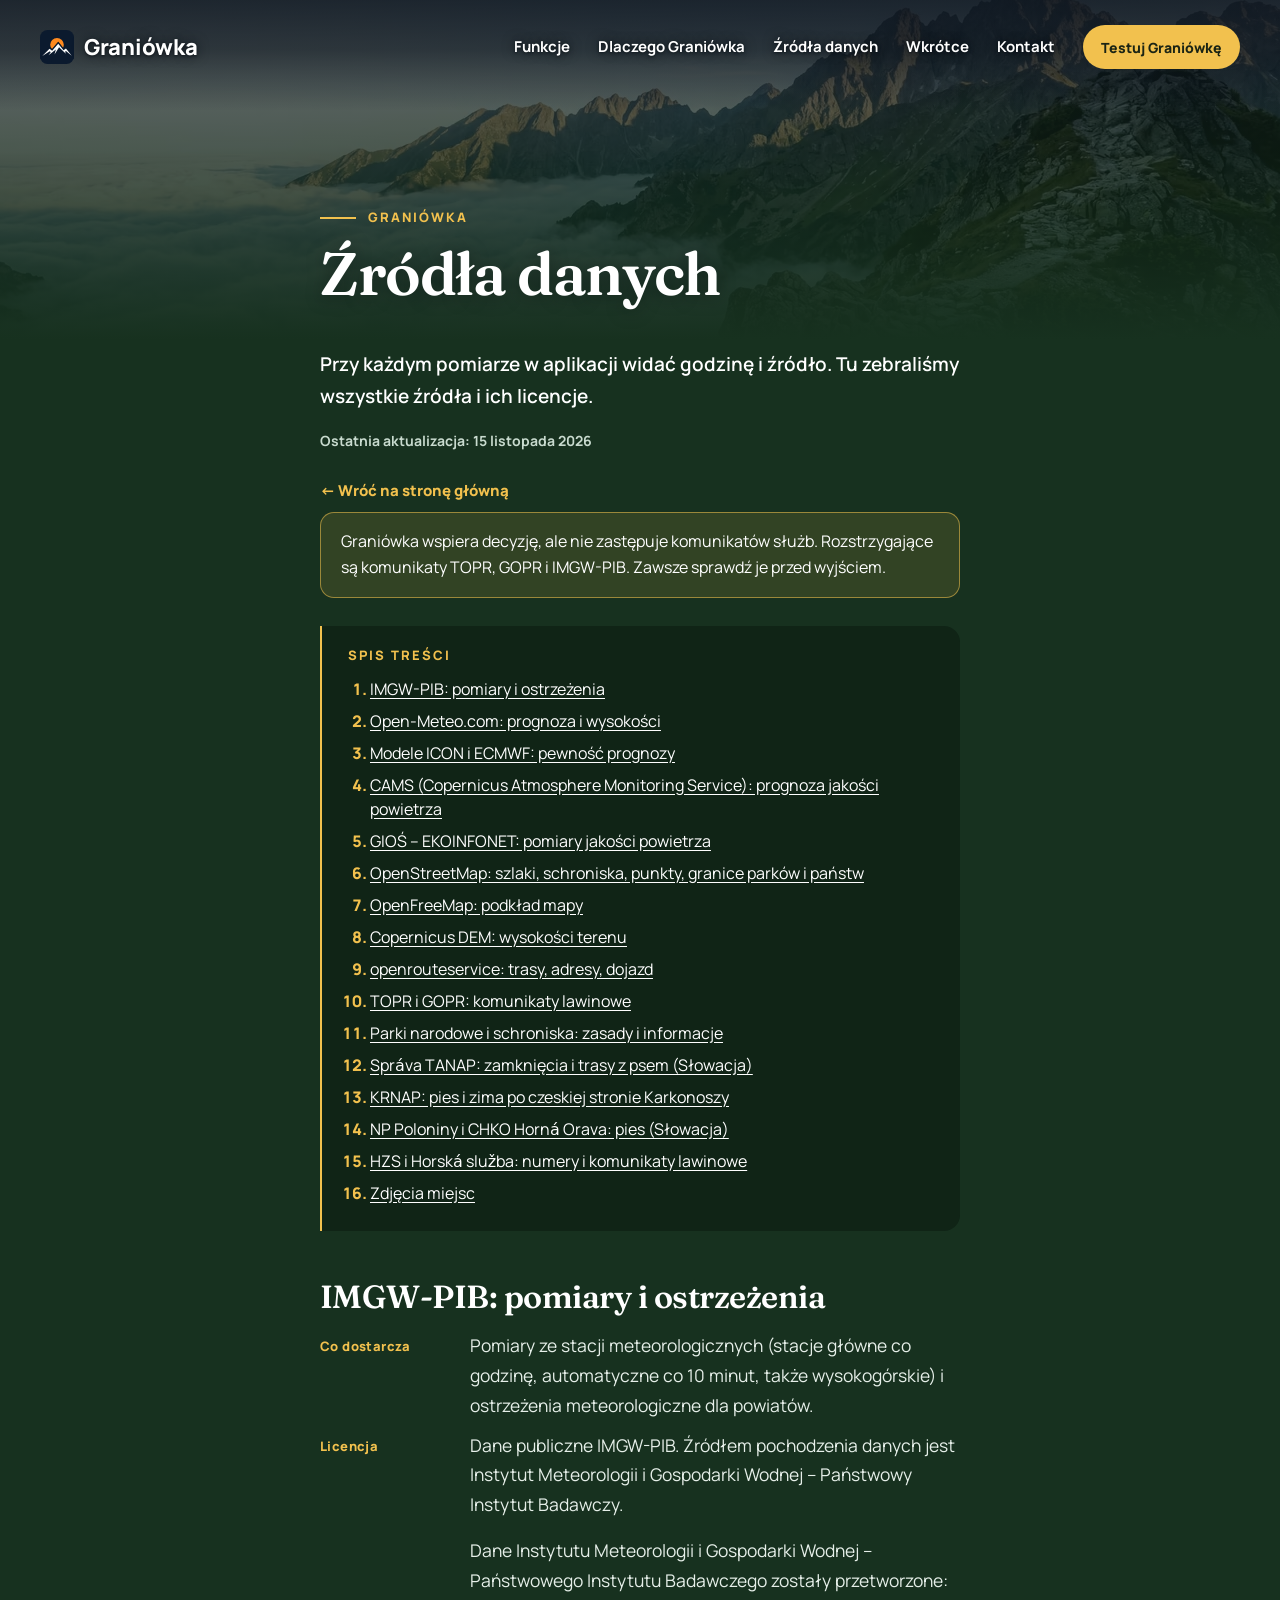
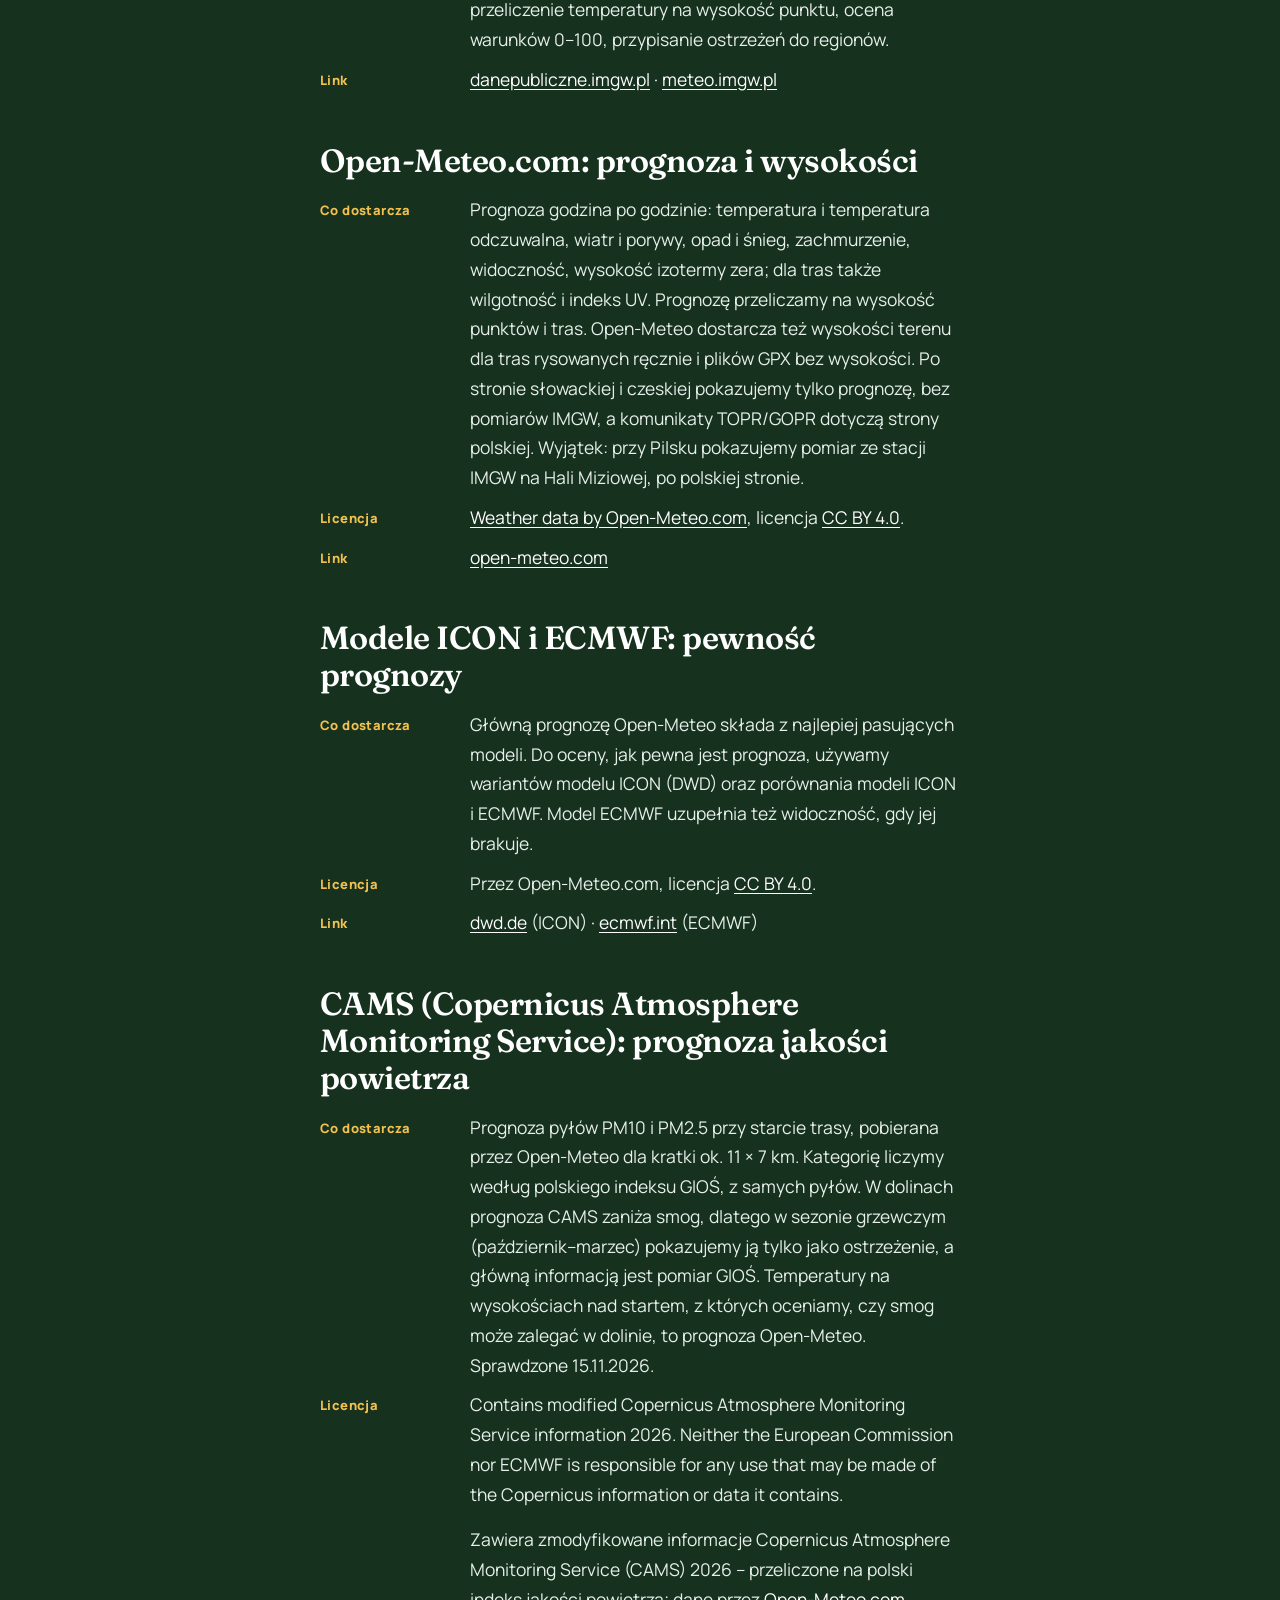
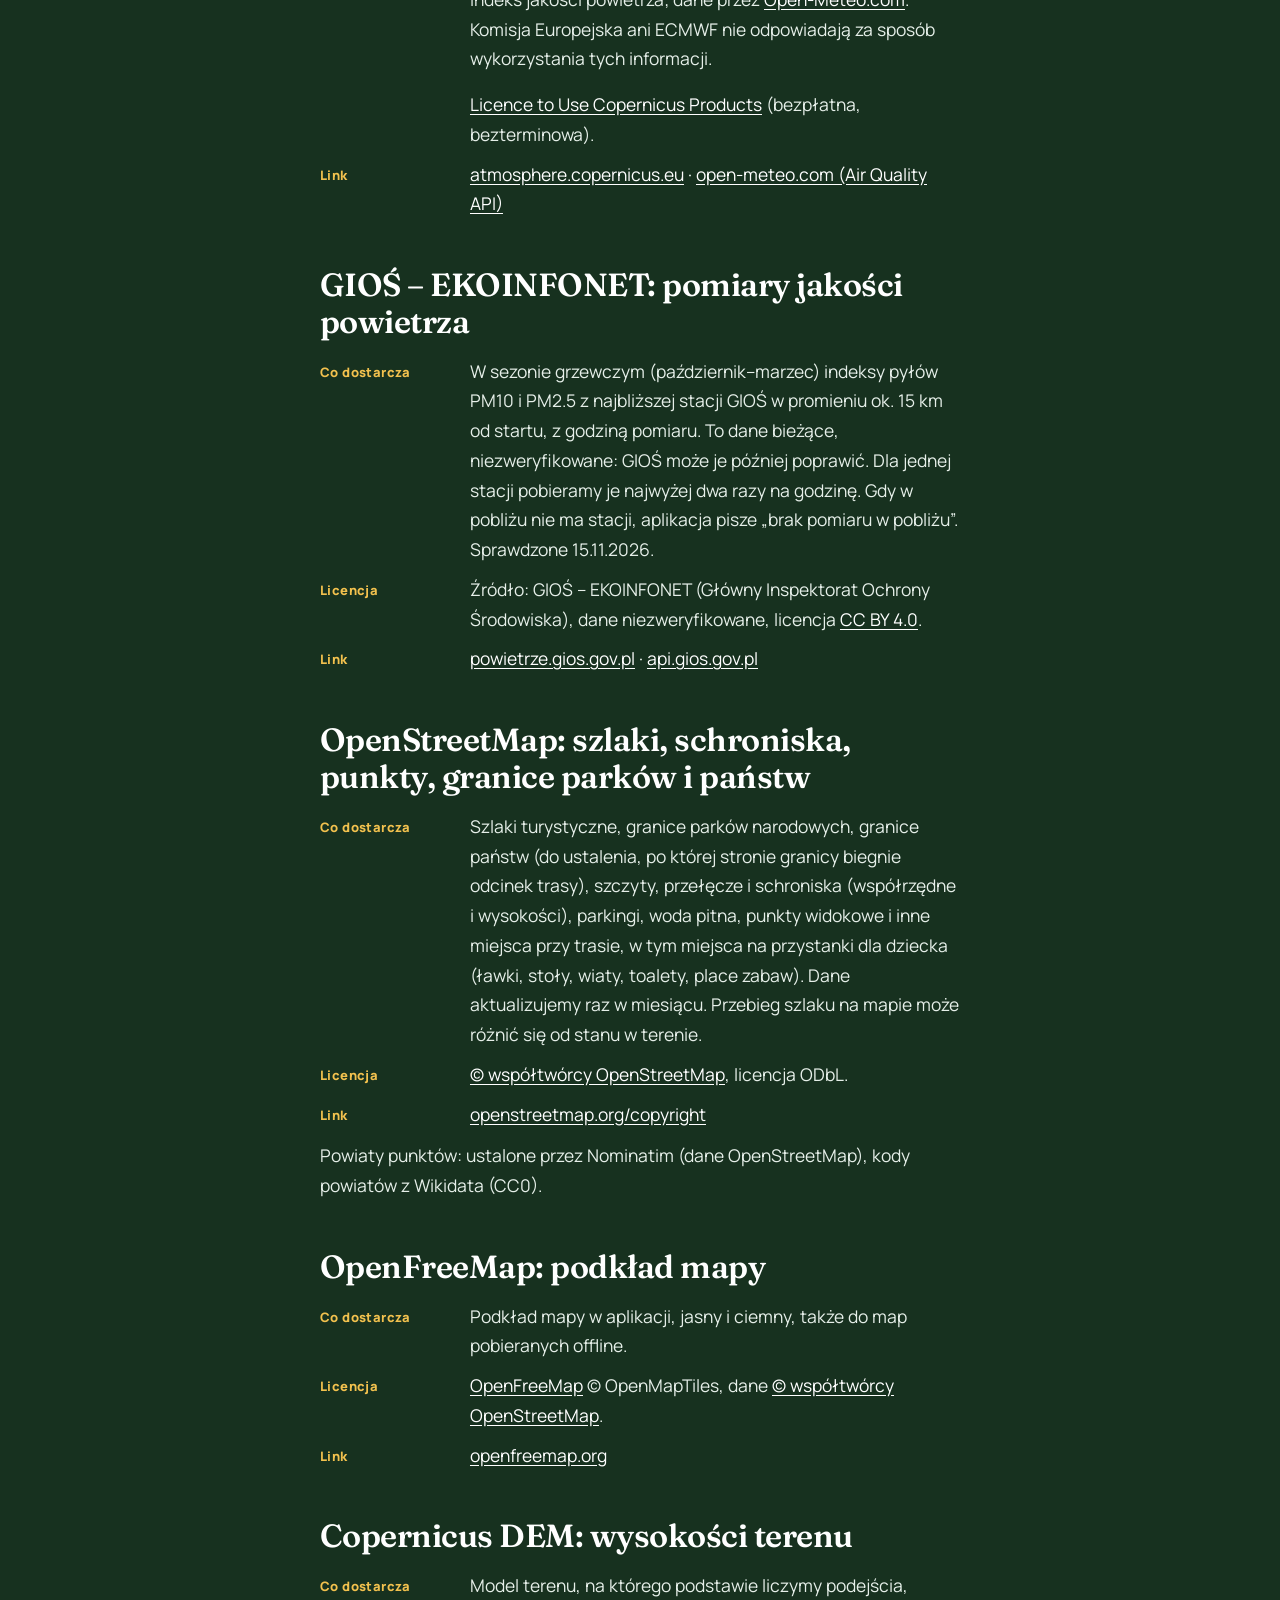
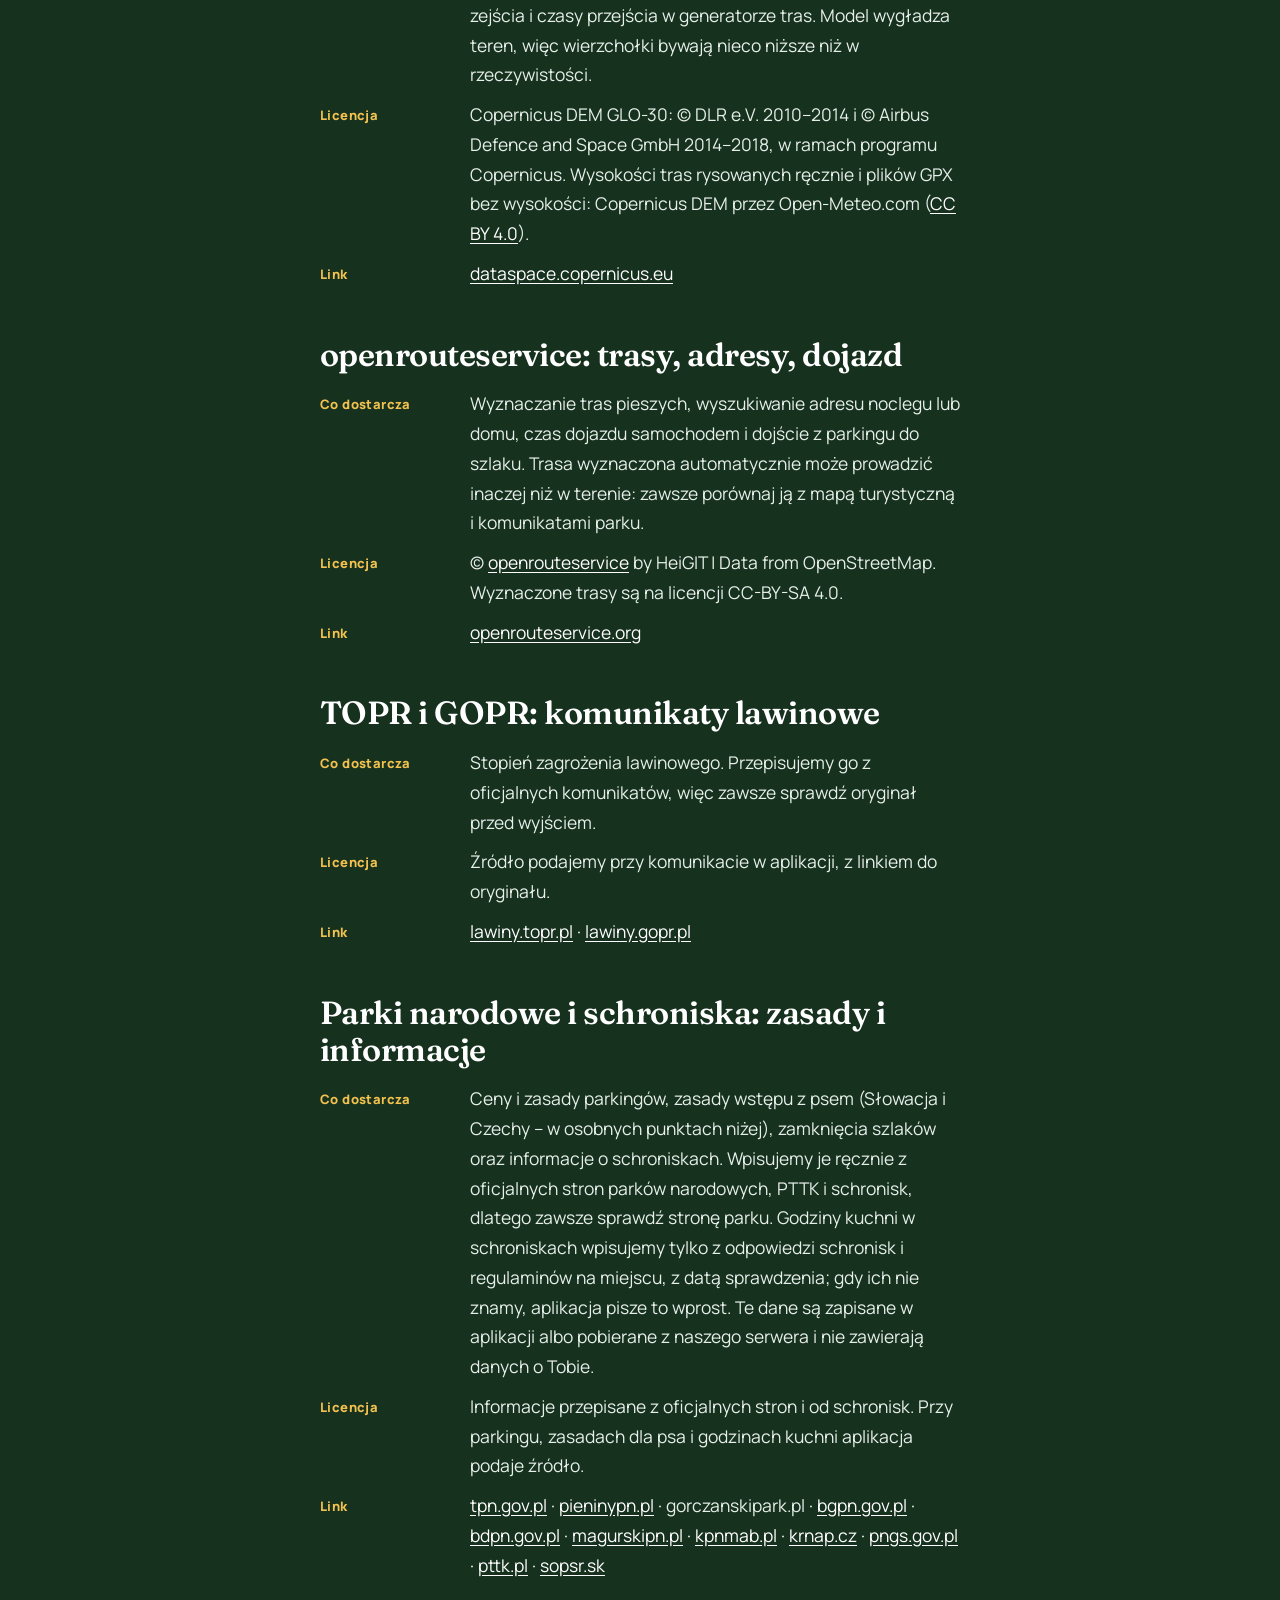
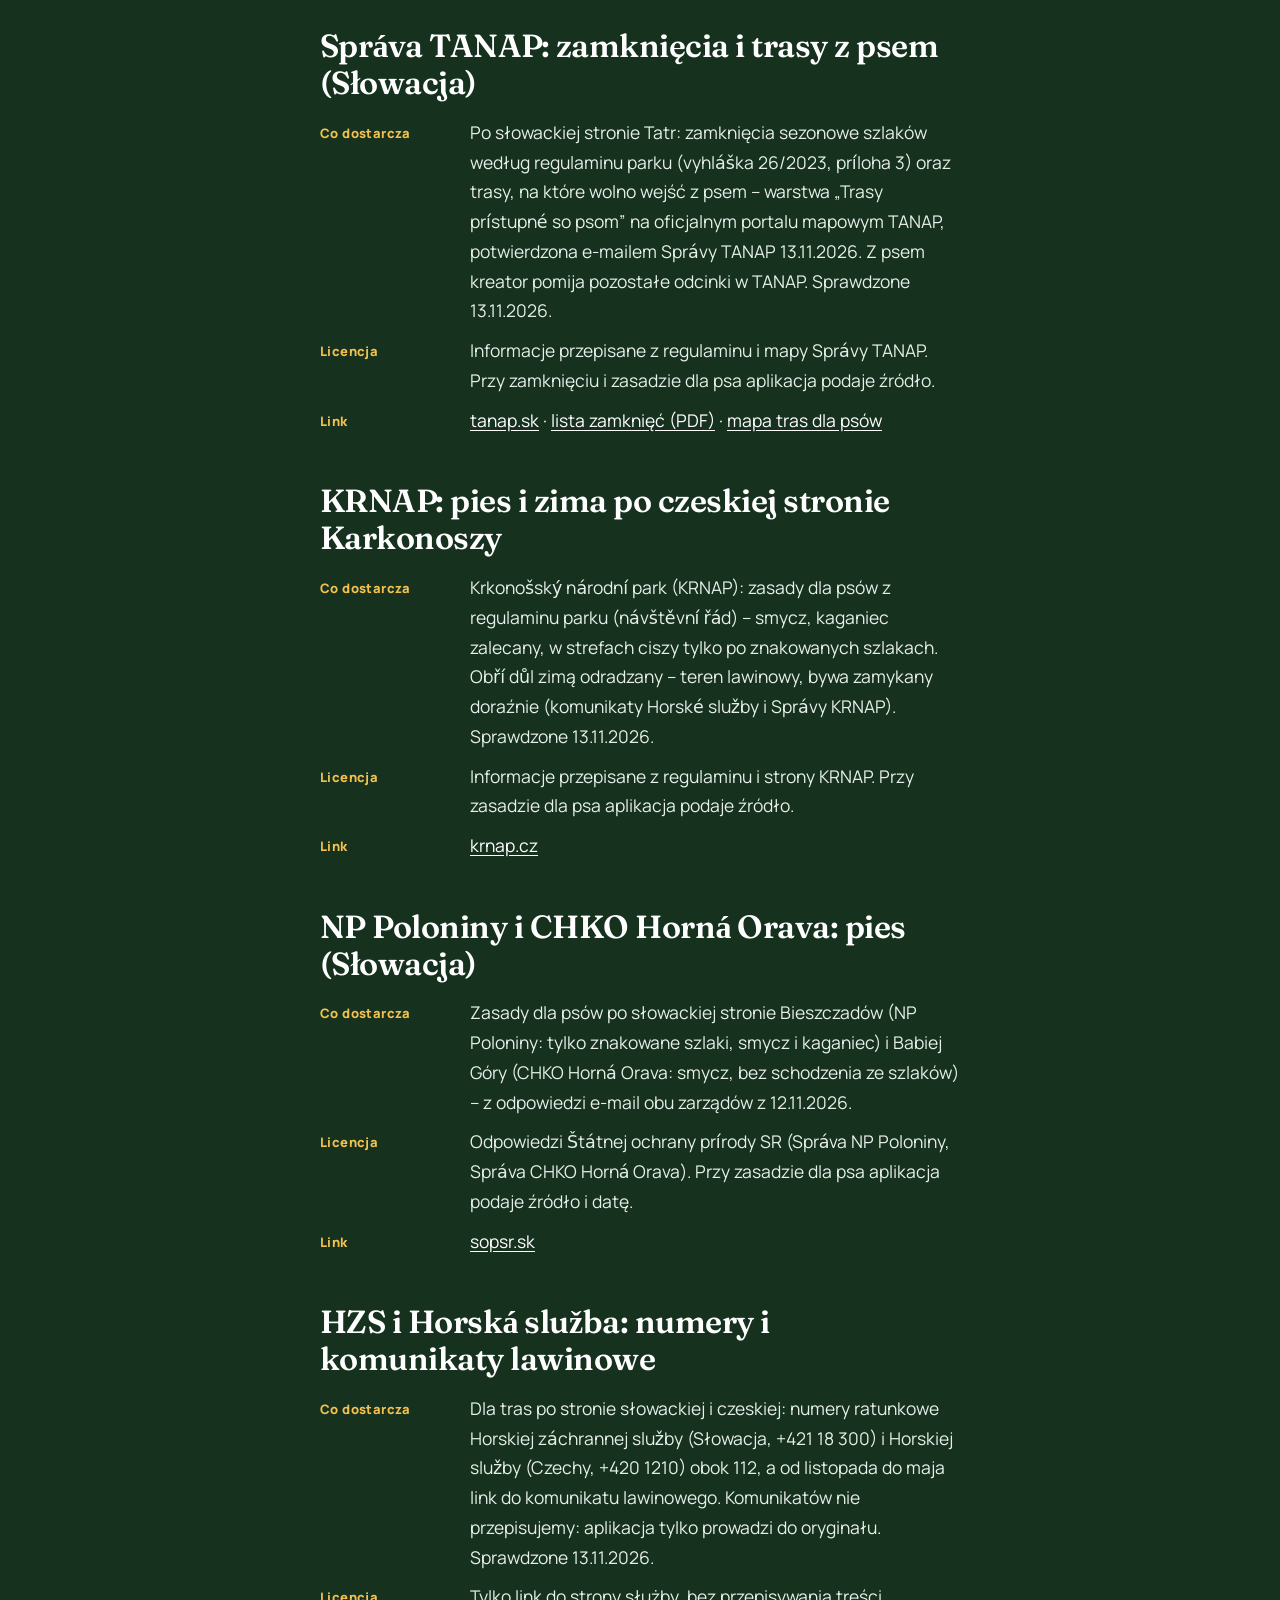
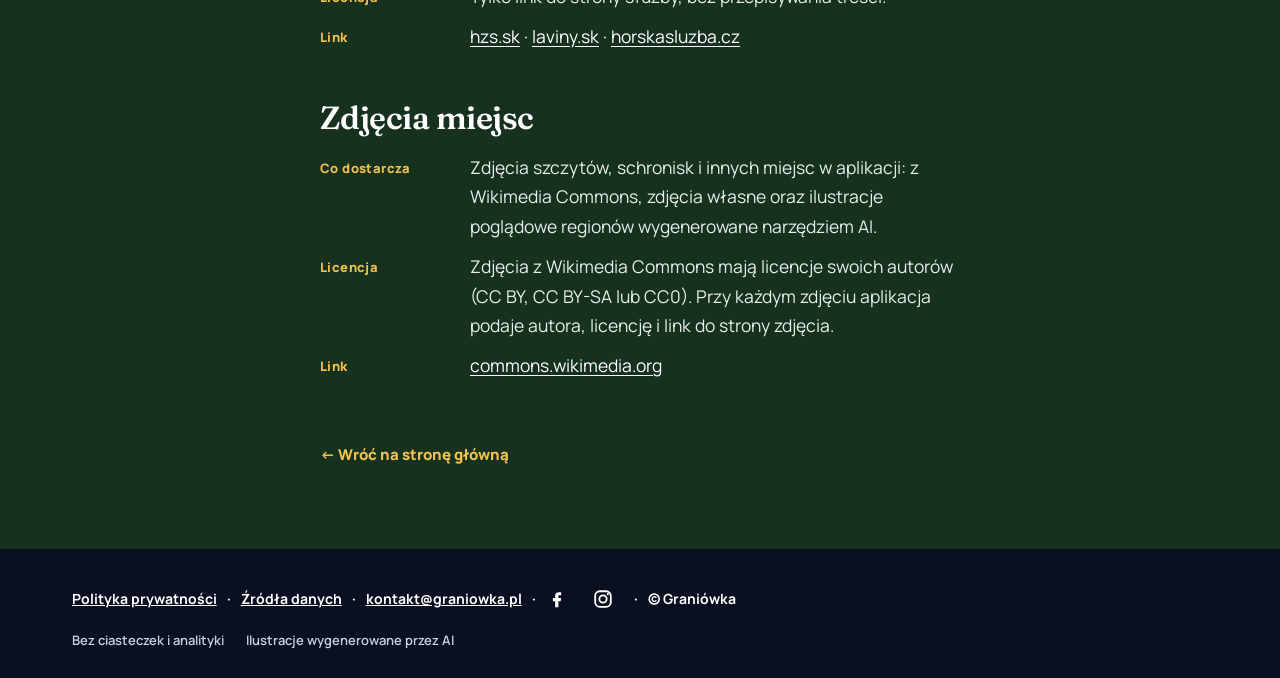
<file: zrodla-danych/index.html>
<!doctype html>
<html lang="pl">
  <head>
    <meta charset="UTF-8" />
    <meta name="viewport" content="width=device-width, initial-scale=1, viewport-fit=cover" />
    <title>Źródła danych – Graniówka</title>
    <link rel="canonical" href="https://graniowka.pl/zrodla-danych/" />
    <meta name="description" content="Skąd Graniówka bierze dane: IMGW-PIB, Open-Meteo.com, modele ICON i ECMWF, OpenStreetMap, OpenFreeMap, Copernicus DEM, openrouteservice, TOPR i GOPR – z licencjami." />
    <meta name="theme-color" content="#17311F" />
    <meta property="og:title" content="Graniówka – od parkingu na szczyt i z powrotem przed zmrokiem" />
    <meta property="og:site_name" content="Graniówka" />
    <meta property="og:description" content="Pogoda na szczycie, trasa od parkingu albo przystanku, godzina wyjścia i powrotu – całe wyjście w góry w jednym planie." />
    <meta property="og:type" content="website" />
    <meta property="og:locale" content="pl_PL" />
    <meta property="og:image" content="https://graniowka.pl/og.jpg" />
    <meta property="og:image:width" content="1200" />
    <meta property="og:image:height" content="630" />
    <meta property="og:image:alt" content="Graniówka: „Od parkingu na szczyt i z powrotem przed zmrokiem.” Pogoda, trasa, godzina powrotu. W tle szlak z czerwonym znakiem, morze mgły i szczyty w porannym świetle." />
    <meta name="twitter:card" content="summary_large_image" />
    <link rel="icon" type="image/svg+xml" href="/favicon.svg" />
    <link rel="icon" type="image/png" sizes="48x48" href="/favicon-48.png" />
    <link rel="apple-touch-icon" href="/apple-touch-icon.png" />
    
    
    
    <style>/*! tailwindcss v4.3.4 | MIT License | https://tailwindcss.com */
*,:after,:before,::backdrop{box-sizing:border-box;border:0 solid;margin:0;padding:0}::file-selector-button{box-sizing:border-box;border:0 solid;margin:0;padding:0}html,:host{-webkit-text-size-adjust:100%;tab-size:4;font-feature-settings:normal;font-variation-settings:normal;-webkit-tap-highlight-color:transparent;font-family:-apple-system,BlinkMacSystemFont,Segoe UI,Roboto,Helvetica Neue,Noto Sans,Arial,sans-serif,Apple Color Emoji,Segoe UI Emoji,Segoe UI Symbol,Noto Color Emoji;line-height:1.5}hr{height:0;color:inherit;border-top-width:1px}abbr:where([title]){-webkit-text-decoration:underline dotted;text-decoration:underline dotted}h1,h2,h3,h4,h5,h6{font-size:inherit;font-weight:inherit}a{color:inherit;-webkit-text-decoration:inherit;-webkit-text-decoration:inherit;-webkit-text-decoration:inherit;-webkit-text-decoration:inherit;text-decoration:inherit}b,strong{font-weight:bolder}code,kbd,samp,pre{font-feature-settings:normal;font-variation-settings:normal;font-family:ui-monospace,SFMono-Regular,Menlo,Monaco,Consolas,Liberation Mono,Courier New,monospace;font-size:1em}small{font-size:80%}sub,sup{vertical-align:baseline;font-size:75%;line-height:0;position:relative}sub{bottom:-.25em}sup{top:-.5em}table{text-indent:0;border-color:inherit;border-collapse:collapse}:-moz-focusring:where(:not(iframe)){outline:auto}progress{vertical-align:baseline}summary{display:list-item}ol,ul,menu{list-style:none}img,svg,video,canvas,audio,iframe,embed,object{vertical-align:middle;display:block}img,video{max-width:100%;height:auto}button,input,select,optgroup,textarea{font:inherit;font-feature-settings:inherit;font-variation-settings:inherit;letter-spacing:inherit;color:inherit;opacity:1;background-color:#0000;border-radius:0}::file-selector-button{font:inherit;font-feature-settings:inherit;font-variation-settings:inherit;letter-spacing:inherit;color:inherit;opacity:1;background-color:#0000;border-radius:0}:where(select:is([multiple],[size])) optgroup{font-weight:bolder}:where(select:is([multiple],[size])) optgroup option{padding-inline-start:20px}::file-selector-button{margin-inline-end:4px}::placeholder{opacity:1}@supports (not ((-webkit-appearance:-apple-pay-button))) or (contain-intrinsic-size:1px){::placeholder{color:currentColor}@supports (color:color-mix(in lab, red, red)){::placeholder{color:color-mix(in oklab, currentcolor 50%, transparent)}}}textarea{resize:vertical}::-webkit-search-decoration{-webkit-appearance:none}::-webkit-date-and-time-value{min-height:1lh;text-align:inherit}::-webkit-datetime-edit{display:inline-flex}::-webkit-datetime-edit-fields-wrapper{padding:0}::-webkit-datetime-edit{padding-block:0}::-webkit-datetime-edit-year-field{padding-block:0}::-webkit-datetime-edit-month-field{padding-block:0}::-webkit-datetime-edit-day-field{padding-block:0}::-webkit-datetime-edit-hour-field{padding-block:0}::-webkit-datetime-edit-minute-field{padding-block:0}::-webkit-datetime-edit-second-field{padding-block:0}::-webkit-datetime-edit-millisecond-field{padding-block:0}::-webkit-datetime-edit-meridiem-field{padding-block:0}::-webkit-calendar-picker-indicator{line-height:1}:-moz-ui-invalid{box-shadow:none}button,input:where([type=button],[type=reset],[type=submit]){appearance:button}::file-selector-button{appearance:button}::-webkit-inner-spin-button{height:auto}::-webkit-outer-spin-button{height:auto}[hidden]:where(:not([hidden=until-found])){display:none!important}@font-face{font-family:Manrope;font-weight:400;font-display:swap;src:url(/fonts/manrope-400.woff2)format("woff2")}@font-face{font-family:Manrope;font-weight:600;font-display:swap;src:url(/fonts/manrope-600.woff2)format("woff2")}@font-face{font-family:Manrope;font-weight:700;font-display:swap;src:url(/fonts/manrope-700.woff2)format("woff2")}@font-face{font-family:Manrope;font-weight:800;font-display:swap;src:url(/fonts/manrope-800.woff2)format("woff2")}@font-face{font-family:Fraunces;font-weight:600;font-display:swap;src:url(/fonts/fraunces-600.woff2)format("woff2");unicode-range:U+??,U+2000-206F,U+2190-2193,U+2212}@font-face{font-family:Fraunces;font-weight:600;font-display:swap;src:url(/fonts/fraunces-600-pl.woff2)format("woff2");unicode-range:U+100-17F}:root{--zielen:#17311f;--zloty:#f2c14e;--pin:120vh}html{background:var(--zielen);-webkit-text-size-adjust:100%}body{color:#fff;background:var(--zielen);font-family:Manrope,system-ui,sans-serif;overflow-x:clip}a{color:#fff}a:hover{color:var(--zloty)}h1,h2{font-family:Fraunces,Georgia,serif;font-weight:600}:focus-visible{outline:3px solid var(--zloty);outline-offset:3px;border-radius:6px}.przeskok{z-index:50;color:var(--zielen);background:#fff;border-radius:12px;padding:12px 18px;font-weight:800;position:fixed;top:-80px;left:16px}.przeskok:focus{top:12px}#kino{z-index:1;pointer-events:none;width:100vw;height:100lvh;transition:opacity 1.4s;display:block;position:fixed;top:0;left:0}.gora{z-index:20;pointer-events:none;background:linear-gradient(#0c141cc7,#0c141c94 45%,#0c141c00);justify-content:space-between;align-items:center;gap:28px;padding:24px 40px 40px;display:flex;position:fixed;top:0;left:0;right:0}.gora>*{pointer-events:auto}.gora-logo{letter-spacing:-.3px;text-shadow:0 0 12px #080e14bf,0 1px 3px #080e14b3;align-items:center;gap:10px;min-height:44px;font-size:22px;font-weight:800;text-decoration:none;display:flex}.gora-linki{align-items:center;gap:28px;font-size:15px;font-weight:700;display:flex}.gora-linki a{text-shadow:0 0 12px #080e14bf,0 1px 3px #080e14b3;padding:12px 0;text-decoration:none}.gora-linki a.gora-play,.gora-panel a.gora-play{box-sizing:border-box;background:var(--zloty);color:#1b2414;min-height:44px;text-shadow:none;border-radius:22px;align-items:center;padding:0 18px;font-size:14px;font-weight:800;display:flex}.gora-panel a.gora-play{justify-content:center;margin:6px 0 10px}.gora-linki a.gora-play:hover,.gora-panel a.gora-play:hover{color:#1b2414;background:#ffd877}.gora-menu{display:none;position:relative}.gora-menu summary{cursor:pointer;background:#101e1680;border-radius:22px;justify-content:center;align-items:center;width:44px;height:44px;list-style:none;display:flex}.gora-menu summary::-webkit-details-marker{display:none}.gora-panel{background:#101e16f5;border-radius:20px;flex-direction:column;min-width:230px;padding:8px 18px;font-size:15px;font-weight:700;display:flex;position:absolute;top:52px;right:0}.gora-panel a{padding:13px 0;text-decoration:none}.etapy{z-index:15;flex-direction:column;gap:6px;transition:opacity .4s;display:flex;position:fixed;top:50%;right:32px;transform:translateY(-50%)}.etapy:before{content:"";background:#ffffff59;width:1px;position:absolute;top:12px;bottom:12px;right:4.5px}.etapy a{color:#fff;pointer-events:none;justify-content:flex-end;align-items:center;gap:10px;min-height:26px;font-size:13px;font-weight:700;text-decoration:none;display:flex;position:relative}.etap-nazwa{opacity:0;white-space:nowrap;text-shadow:0 0 10px #000c,0 1px 3px #000c;transition:opacity .25s}.etap-kropka{pointer-events:auto;flex-shrink:0;width:10px;height:26px;position:relative}.etap-kropka:before{content:"";background:#ffffffbf;border-radius:50%;width:7px;height:7px;transition:all .25s;position:absolute;top:9.5px;left:1.5px;box-shadow:0 0 4px #0009}.etap-kropka:after{content:"";position:absolute;inset:0 -9px}.etapy a:hover .etap-nazwa,.etapy a:focus-visible .etap-nazwa,.etapy a[aria-current=true] .etap-nazwa{opacity:1}.etapy a[aria-current=true] .etap-nazwa{color:#fff}.etapy a:hover .etap-kropka:before{background:#fff}.etapy a[aria-current=true] .etap-kropka:before{background:var(--zloty);width:10px;height:10px;top:8px;left:0;box-shadow:0 0 0 3px #f2c14e4d,0 0 12px #f2c14ecc}.gl .etapy.ukryte,.gl .postep.ukryte{opacity:0}.gl .etapy.ukryte .etap-kropka{pointer-events:none}.gl .etapy.ukryte:focus-within{opacity:1}.dzien{z-index:15;box-sizing:border-box;-webkit-backdrop-filter:blur(14px)saturate(1.3);backdrop-filter:blur(14px)saturate(1.3);color:#fff;pointer-events:none;background:#0c14229e;border:1px solid #ffffff24;border-radius:18px;align-items:center;gap:12px;width:380px;margin-left:-190px;padding:12px 14px;transition:opacity .4s,transform .4s,visibility .4s;display:flex;position:fixed;top:92px;left:50%;box-shadow:0 12px 34px #00000052}.dzien.ukryte{opacity:0;visibility:hidden;transform:translateY(-14px)}.dzien-luk{flex-shrink:0;width:64px;height:26px;overflow:visible}.dzien-luk path{fill:none;stroke:#fff6;stroke-width:2px;stroke-dasharray:3 5}.dzien-luk line{stroke:#ffffff47;stroke-width:2px}.dzien-luk circle{fill:#ff8c1a}@supports (color:color-mix(in lab, red, red)){.dzien-luk circle{fill:color-mix(in srgb, #ff8c1a calc(var(--dzien-u,0) * 100%), var(--zloty))}}.dzien-luk circle{filter:drop-shadow(0 0 5px #ffbe50e6)}.dzien-tresc{flex:1;min-width:0}.dzien-glowa{white-space:nowrap;color:#fffc;align-items:center;gap:6px;font-size:12px;font-weight:700;display:flex}.dzien-glowa img{border-radius:4px}.dzien-godzina{color:var(--zloty);font-variant-numeric:tabular-nums;margin-left:auto;font-size:15px;font-weight:800}.dzien-wiadomosci{margin-top:4px;display:grid}.dzien-wiadomosc{opacity:0;grid-area:1/1;transition:opacity .35s,transform .35s;transform:translateY(6px)}.dzien-wiadomosc.biezaca{opacity:1;transform:none}.dzien-wiadomosc b{font-size:15px;font-weight:800;line-height:1.3;display:block}.dzien-wiadomosc span{color:#ffffffe0;font-size:13px;line-height:1.4;display:block}@media (prefers-reduced-motion:reduce){.dzien,.dzien-wiadomosc{transition:none}}.postep{z-index:15;grid-template-columns:repeat(6,minmax(0,1fr));gap:6px;transition:opacity .4s;display:none;position:fixed;top:74px;left:20px;right:20px}.postep span{background:#ffffff73;border-radius:2px;height:4px;transition:background .3s}.postep span.zrobione{background:var(--zloty)}.przechyl-zgoda{left:14px;bottom:calc(14px + env(safe-area-inset-bottom));z-index:15;-webkit-backdrop-filter:blur(8px);backdrop-filter:blur(8px);color:#fff;background:#0a1016e6;border:2px solid #ffffffd9;border-radius:22px;width:104px;min-height:44px;padding:4px 10px;font-size:12px;font-weight:700;line-height:1.15;position:fixed;box-shadow:0 6px 20px #00000059}.scena{position:relative}.scena-wew{height:100svh;min-height:560px;position:relative;overflow:hidden}.scena-tlo,.scena-tlo img,#wejscie-media img,#wejscie-media video{object-fit:cover;width:100%;height:100%;display:block;position:absolute;inset:0}#wejscie-media,#wejscie-nad{width:100%;height:100svh;min-height:560px;position:absolute;top:0;left:0}#wejscie-media{z-index:0;overflow:hidden}#wejscie-nad{z-index:3;pointer-events:none;--tytul:clamp(64px, 12.5vw, 200px);--tytul-y:40%}#wejscie-nad a{pointer-events:auto}main{z-index:2;position:relative}.tylko-czytnik{clip-path:inset(50%);width:1px;height:1px;position:absolute;overflow:hidden}.scena-tresc{z-index:2;height:100%;position:relative}.gl .scena .scena-tlo{display:none}.gl .scena-wew{overflow:visible}.gl #wejscie-media{height:100lvh;position:fixed}.gl #wejscie-nad{position:fixed}.tel.gl .scena{height:calc(100svh + var(--pin))}.tel.gl .scena-wew{position:sticky;top:0}.tel.gl .scena.bez-pinu{height:auto}.tel.gl .scena.bez-pinu .scena-wew{position:relative}.scena.bez-pinu .scena-wew{height:auto;min-height:100svh}.przyciemnienie{z-index:10;opacity:0;pointer-events:none;background:#0b0f12;display:none;position:fixed;inset:0}.js:not(.gl) .przyciemnienie{display:block}#wejscie-media video{opacity:0;transition:opacity 1.4s}#wejscie-media video.gra{opacity:1}.gl.tel:not(.oszczedny) #wejscie-media img,.gl.tel:not(.oszczedny) #wejscie-media video{transform:scale(1.1)}.wejscie-zaslona{z-index:0;background:radial-gradient(75% 55% at 50% 40%,#18183a80,#18183a1a 75%),linear-gradient(#18183a47,#18183a00 60%,#0a101273);position:absolute;inset:0}.wejscie-tytul{left:50%;top:var(--tytul-y);z-index:3;white-space:nowrap;font-family:Fraunces,Georgia,serif;font-size:var(--tytul);letter-spacing:-.025em;text-shadow:0 4px 40px #14143c8c;transform-origin:0 0;will-change:transform;font-weight:600;line-height:1.02;position:absolute;transform:translate(-50%,-50%)}.wejscie-tytul .litera{display:inline-block}.wejscie-pod{left:20px;right:20px;top:calc(var(--tytul-y) + var(--tytul) * .62);z-index:3;text-align:center;text-shadow:0 1px 3px #0a0e1eb3,0 2px 16px #0a0e1ebf;font-size:21px;font-weight:700;line-height:1.35;transition:opacity .3s;position:absolute}.przewiniete .wejscie-pod{opacity:0}.wejscie-pod-1{white-space:nowrap;font-size:calc(var(--tytul) * .222);display:block}.wejscie-pod-2{max-width:40em;color:var(--zloty);margin:8px auto 0;font-size:17px;font-weight:400;display:block}.dalej{left:50%;bottom:calc(6px + env(safe-area-inset-bottom));z-index:15;color:#fff;letter-spacing:2.4px;text-transform:uppercase;white-space:nowrap;filter:drop-shadow(0 2px 8px #0006);text-shadow:0 1px 6px #0009;flex-direction:column;align-items:center;gap:8px;padding:6px 12px;font-size:12px;font-weight:800;text-decoration:none;display:flex;position:fixed;transform:translate(-50%)}.dalej:focus-visible{outline-offset:2px;border-radius:10px;outline:2px solid #fff}.myszka{box-sizing:border-box;border:2px solid #fff;border-radius:16px;justify-content:center;width:28px;height:44px;padding-top:8px;display:flex}.myszka-kolko{background:#f2c14e;border-radius:2px;width:4px;height:9px}.strzalka,.strzalka-gora{display:none}@media (pointer:coarse){.myszka{display:none}.strzalka{display:block}}.na-gore .myszka,.na-gore .strzalka{display:none}.na-gore .strzalka-gora{display:block}.js:not(.ogranicz-ruch) .myszka-kolko{animation:1.8s ease-in-out infinite myszka-kolko}.js:not(.ogranicz-ruch) .strzalka{animation:1.4s ease-in-out infinite strzalka}@keyframes myszka-kolko{0%{opacity:1;transform:translateY(0)}70%{opacity:0;transform:translateY(12px)}to{opacity:0;transform:translateY(0)}}@keyframes strzalka{0%,to{transform:translateY(0)}50%{transform:translateY(6px)}}.hektor-warstwa{pointer-events:none;position:absolute;inset:0;overflow:hidden;container-type:size}#hektor-wejscie{z-index:1;width:100%;height:100svh;min-height:560px;bottom:auto;right:auto}.hektor-szlak{--cw:max(100cqw, calc(100cqh * 16 / 9));--ch:max(100cqh, calc(100cqw * 9 / 16));left:calc(50% + var(--hx) * var(--cw));top:calc(50% + var(--hy) * var(--ch));width:calc(var(--hw) * var(--cw));aspect-ratio:var(--hasp);transform-origin:50% 100%;position:absolute;transform:translate(-50%,-100%)}.hektor-szlak img{width:100%;height:auto;display:block;position:relative}.hektor-cien{aspect-ratio:90/12;background:radial-gradient(closest-side,#00000073 45%,#0000);border-radius:50%;width:90%;position:absolute;bottom:0;left:5%;transform:translateY(50%)}.hektor-dymek{white-space:nowrap;-webkit-backdrop-filter:blur(16px);backdrop-filter:blur(16px);background:#14162880;border:1px solid #ffffff4d;border-radius:14px;margin-right:10px;padding:9px 13px;font-size:14px;font-weight:600;line-height:1.3;position:absolute;top:8%;right:100%}.hektor-dymek:after{content:"";background:#14162880;border-top:1px solid #ffffff4d;border-right:1px solid #ffffff4d;width:10px;height:10px;margin-top:-5px;position:absolute;top:50%;right:-6px;transform:rotate(45deg)}.js:not(.ogranicz-ruch) .hektor-dymek{opacity:0;transition:opacity .25s,visibility .25s}.js:not(.ogranicz-ruch):not(.gl) .hektor-dymek,.js:not(.ogranicz-ruch) .widoczny .hektor-dymek{animation:.5s 1s forwards dymek}.przewiniete .hektor-dymek{visibility:hidden;opacity:0!important;animation:none!important}@keyframes dymek{0%{opacity:0;transform:translateY(6px)}to{opacity:1;transform:none}}.js.tel:not(.ogranicz-ruch):not(.oszczedny) #hektor-wejscie{display:none}#hektory{z-index:2;pointer-events:none;width:100vw;height:100lvh;position:fixed;top:0;left:0;overflow:hidden}#hektory .hektor-szlak{visibility:hidden;opacity:0;transition:opacity .25s;display:none;top:0;left:0}#hektory .hektor-szlak.blisko{display:block}.gl .scena .hektor-warstwa,.gl #hektor-wejscie{display:none}.cien{z-index:1;background:linear-gradient(90deg, rgba(var(--c), var(--a1)) 0%, rgba(var(--c), var(--a2)) var(--s1), rgba(var(--c), calc(var(--a2) * .84)) calc(var(--s1) + (var(--s2) - var(--s1)) * .2), rgba(var(--c), calc(var(--a2) * .5)) calc(var(--s1) + (var(--s2) - var(--s1)) * .5), rgba(var(--c), calc(var(--a2) * .16)) calc(var(--s1) + (var(--s2) - var(--s1)) * .8), rgba(var(--c), 0) var(--s2));position:absolute;inset:0}.gl .cien{inset:-30vh 0;-webkit-mask-image:linear-gradient(#0000,#000 30vh calc(100% - 30vh),#0000);mask-image:linear-gradient(#0000,#000 30vh calc(100% - 30vh),#0000)}.scena{--c:22, 40, 62;--a1:.72;--a2:.45;--s1:34%;--s2:62%}#las{--c:8, 22, 12;--a1:.78;--a2:.58;--s1:40%;--s2:70%}#chmury{--a1:.84;--a2:.72;--s1:44%;--s2:82%}#gran{--c:24, 28, 32;--a1:.8;--a2:.5;--t2:.8;--t3:52%;--t4:80%}#zlota{--c:40, 20, 4;--a1:.78;--a2:.62;--s1:42%;--s2:78%;--t2:.8;--t3:52%;--t4:80%}#zmierzch{--c:8, 14, 30;--a1:.82;--a2:.6;--s1:40%;--s2:70%}.dolina-tekst,.karta{box-sizing:border-box;text-shadow:0 2px 18px #00000059;flex-direction:column;gap:18px;width:min(540px,44vw);display:flex;position:absolute;top:50%;left:clamp(40px,5.6vw,96px);transform:translateY(-50%)}.znacznik{letter-spacing:2px;color:var(--zloty);text-transform:uppercase;align-items:center;gap:12px;font-size:13px;font-weight:800;display:flex}.znacznik:before{content:"";background:var(--zloty);flex-shrink:0;width:36px;height:2px}.dolina-tekst h1{letter-spacing:-1.5px;white-space:nowrap;font-size:60px;line-height:1.02}.karta h2{letter-spacing:-1.5px;font-size:60px;line-height:1.02}.dolina-tekst p,.karta>p{color:#fff;max-width:470px;font-size:18px;font-weight:500;line-height:1.6}.gl .dolina-tekst h1{visibility:hidden}.gl .dolina-tekst h1.widoczny{visibility:visible}.przyciski{text-shadow:none;flex-wrap:wrap;align-items:flex-start;gap:12px;margin-top:4px;display:flex}.przycisk-z-dopiskiem{flex-direction:column;align-items:center;gap:6px;display:flex}.przycisk-dopisek{color:#fff;text-shadow:0 1px 6px #0009;font-size:13px;font-weight:600}.pasek-liczb{clip-path:inset(-6px -6px -6px 22px);color:#fff;flex-wrap:wrap;margin:0 0 0 -22px;padding:0;font-size:15px;font-weight:800;list-style:none;display:flex}.pasek-liczb li{white-space:nowrap}.licznik{text-align:right;font-variant-numeric:tabular-nums;display:inline-block}.pasek-liczb li:before{content:"·";text-align:center;width:22px;color:var(--zloty);display:inline-block}.przypiety-test{display:none}.przycisk{box-sizing:border-box;border-radius:24px;align-items:center;min-height:48px;padding:0 20px;font-size:15px;font-weight:800;text-decoration:none;display:flex}.przycisk-zloty,a.przycisk-zloty:hover{background:var(--zloty);color:#1b2414}a.przycisk-zloty:hover{background:#ffd877}.przycisk-obrys{color:#fff;background:#0a101640;border:2px solid #ffffffd9}.podpis{color:#fff;font-size:12px;font-weight:600}.tylko-telefon{display:none}.liczby{flex-wrap:wrap;gap:16px 34px;margin-top:6px;display:flex}.liczba{border-left:2px solid var(--zloty);padding-left:14px}.liczba-nazwa{letter-spacing:.4px;font-size:12px;font-weight:700}.liczba-dane{align-items:baseline;gap:8px;display:flex}.liczba-dane b{font-variant-numeric:tabular-nums;font-size:30px;font-weight:800}.liczba-dane span{font-size:14px;font-weight:600}.lista{flex-direction:column;gap:10px;font-size:17px;font-weight:500;line-height:1.45;display:flex}.lista li{align-items:baseline;gap:12px;display:flex}.lista li>span{color:var(--zloty);flex-shrink:0;font-weight:800}.lista b{font-weight:800}.telefon{aspect-ratio:29/61;background:#0f1513;border-radius:44px;height:min(76vh,680px);padding:10px;position:absolute;top:50%;right:clamp(120px,14vw,240px);transform:translateY(-50%);box-shadow:0 30px 60px #0a1e2873}.telefon img{object-fit:cover;object-position:top;border-radius:34px;width:100%;height:100%;display:block}.stopka{z-index:3;color:#fff;background:#0b1020;flex-direction:column;gap:10px;padding:28px clamp(40px,5.6vw,96px) 92px;font-size:13px;font-weight:600;display:flex;position:relative}.stopka-glowne,.stopka-dodatki{flex-wrap:wrap;align-items:center;gap:4px 12px;display:flex}.stopka-glowne{clip-path:inset(-12px -12px -12px 24px);column-gap:0;margin-left:-24px;font-size:14px;font-weight:700}.stopka-el{white-space:nowrap;align-items:center;display:inline-flex}.stopka-el:before{content:"·" / "";text-align:center;width:24px;display:inline-block}.stopka-dodatki{color:#c9d2e0;gap:4px 22px}.stopka a{align-items:center;min-height:32px;text-decoration:underline;display:inline-flex}.podstrona .stopka{padding-bottom:calc(28px + env(safe-area-inset-bottom))}.sekcja{z-index:3;color:#fff;position:relative;overflow:hidden}.sekcja .scena-tlo{z-index:0}.sekcja-cien{z-index:1;position:absolute;inset:0}.gl .sekcja{-webkit-mask-image:linear-gradient(#0000,#000 12vh calc(100% - 12vh),#0000);mask-image:linear-gradient(#0000,#000 12vh calc(100% - 12vh),#0000)}.sekcja-wew{z-index:2;box-sizing:border-box;min-height:100svh;padding:max(120px,15vh) clamp(40px,5.6vw,96px);position:relative}.sekcja h2{letter-spacing:-1.2px;text-shadow:0 2px 18px #00000059;line-height:1.04}.sekcja p{text-shadow:0 1px 10px #00000059}.sekcja-dlaczego .sekcja-cien{background:linear-gradient(90deg,#08160cdb,#08160cb8 48%,#08160c75 100%)}.sekcja-dlaczego .sekcja-wew{grid-template-columns:minmax(0,620px) minmax(0,400px);justify-content:space-between;align-items:end;gap:48px;padding-right:clamp(120px,12vw,200px);display:grid}.sekcja-dlaczego h2{margin:12px 0 22px;font-size:50px}.zaleta{border-top:1px solid #fff3;grid-template-columns:48px 1fr;gap:14px;padding:16px 0;display:grid}.zaleta-nr{color:var(--zloty);font-family:Fraunces,Georgia,serif;font-size:30px;font-weight:600;line-height:1}.zaleta h3{margin-bottom:5px;font-size:21px;font-weight:800}.zaleta p{font-size:15px;line-height:1.55}.pasma-tytul{letter-spacing:1.4px;color:var(--zloty);margin-bottom:12px;font-size:13px;font-weight:800}.pasma{flex-wrap:wrap;gap:8px;display:flex}.pasma li{background:#08160c80;border:1px solid #ffffff47;border-radius:999px;padding:7px 12px;font-size:13px;font-weight:700}.sekcja-funkcje .sekcja-cien{background:linear-gradient(#281404c7,#281404b3 45%,#281404cc)}.sekcja-funkcje .sekcja-wew{flex-direction:column;justify-content:center;padding-right:clamp(120px,12vw,200px);display:flex}.sekcja-funkcje h2{margin:12px 0 8px;font-size:50px}.funkcje-wstep{max-width:640px;margin-bottom:30px;font-size:18px;line-height:1.55}.funkcje{grid-template-columns:repeat(4,minmax(0,1fr));gap:30px 28px;display:grid}.funkcja{border-top:1px solid #fff3;flex-direction:column;gap:10px;padding-top:18px;display:flex}.funkcja svg{width:26px;height:26px}.funkcja h3{text-shadow:0 1px 10px #00000059;font-size:18px;font-weight:800;line-height:1.2}.funkcja p{font-size:15px;line-height:1.5}.funkcje-kropki{display:none}.sekcja-kroki .sekcja-cien{background:linear-gradient(#0a1222db,#0a1222cc 45%,#0a1222e6)}.sekcja-kroki .sekcja-wew{flex-direction:column;justify-content:center;padding-right:clamp(120px,12vw,200px);display:flex}.sekcja-kroki h2{margin:12px 0 34px;font-size:50px}.kroki{grid-template-columns:repeat(3,minmax(0,1fr));gap:40px;max-width:1080px;margin:0;padding:0;list-style:none;display:grid}.kroki:focus-visible{outline-offset:8px;border-radius:8px;outline:3px solid #fff}.krok-ekran{aspect-ratio:720/1460;box-sizing:content-box;background:#0b0f14;border-radius:30px;width:auto;max-width:100%;height:clamp(320px,100vh - 400px,470px);margin-bottom:22px;padding:7px;box-shadow:0 24px 50px #00000073}.krok-ekran img{object-fit:cover;border-radius:23px;width:100%;height:100%;display:block}.krok-ekran{position:relative}.krok-film{object-fit:cover;object-position:top;background:#0b0f14;border-radius:23px;width:calc(100% - 14px);height:calc(100% - 14px);position:absolute;inset:7px}@media (prefers-reduced-motion:reduce){.krok-film{display:none}}.krok-nr{letter-spacing:2px;color:var(--zloty);margin-bottom:6px;font-size:14px;font-weight:800}.kroki h3{text-shadow:0 1px 10px #00000059;margin-bottom:8px;font-size:21px;font-weight:800;line-height:1.2}.kroki p{max-width:320px;font-size:15px;line-height:1.55}.kroki-dopisek{color:#ffffffc7;margin-top:30px;font-size:13px;font-weight:600}.sekcja-wkrotce .sekcja-cien{background:linear-gradient(#16283ed6,#16283ec2 45%,#16283edb)}.sekcja-wkrotce .sekcja-wew{flex-direction:column;justify-content:center;padding-right:clamp(120px,12vw,200px);display:flex}.sekcja-wkrotce h2{margin:12px 0 8px;font-size:50px}.wkrotce{grid-template-columns:repeat(3,minmax(0,1fr));gap:22px 28px;display:grid}.wkrotce li{border-top:1px solid #ffffff38;padding-top:14px}.wkrotce h3{text-shadow:0 1px 10px #00000059;margin-bottom:4px;font-size:17px;font-weight:800;line-height:1.25}.wkrotce p{font-size:15px;line-height:1.5}.wkrotce-pomysl{max-width:680px;margin-top:30px;font-size:17px;line-height:1.55}.spolecznosci{flex-wrap:wrap;align-items:center;gap:6px 14px;display:inline-flex}.spolecznosci a{min-width:32px;min-height:44px;color:inherit;align-items:center;gap:6px;display:inline-flex}.stopka .spolecznosci a{text-decoration:none}.sekcja-kontakt{z-index:3;color:#fff;background:#0b1020;position:relative}.kontakt-wew{grid-template-columns:minmax(0,420px) minmax(0,620px);justify-content:space-between;gap:56px;padding:120px clamp(120px,12vw,200px) 72px clamp(40px,5.6vw,96px);display:grid}.kontakt-opis{flex-direction:column;gap:14px;font-size:17px;line-height:1.55;display:flex}.kontakt-opis h2{letter-spacing:-1px;font-size:44px;line-height:1.05}.kontakt-spol{flex-wrap:wrap;align-items:center;gap:4px 12px;display:flex}.kontakt-spol .spolecznosci a{color:var(--zloty);font-weight:800}.formularz{flex-direction:column;gap:18px;font-size:16px;display:flex}.formularz fieldset{border:0;margin:0;padding:0}.formularz legend,.pole>span{margin-bottom:8px;font-size:15px;font-weight:800;display:block}.formularz-rodzaj{flex-wrap:wrap;gap:8px 22px;display:flex}.formularz-rodzaj legend{width:100%}.formularz label{cursor:pointer}.formularz-rodzaj label,.formularz-regiony label{align-items:center;gap:8px;min-height:36px;display:inline-flex}.formularz input[type=radio],.formularz input[type=checkbox]{width:20px;height:20px;accent-color:var(--zloty);flex-shrink:0;margin:0}.pole{flex-direction:column;display:flex}.pole input[type=text],.pole input[type=email],.pole textarea{font:inherit;color:#fff;box-sizing:border-box;background:#ffffff12;border:1.5px solid #ffffff73;border-radius:12px;width:100%;min-height:48px;padding:11px 14px}.pole textarea{resize:vertical}.pole input::placeholder{color:#aeb7c8}.pole input:focus-visible,.pole textarea:focus-visible,.formularz input:focus-visible{outline:3px solid var(--zloty);outline-offset:2px}.pole small{color:#d6dce8;margin-top:6px;font-size:14px;line-height:1.45}.formularz-regiony{flex-wrap:wrap;gap:2px 18px;display:flex}.formularz-zgoda{align-items:flex-start;gap:10px;font-size:15px;line-height:1.5;display:flex}.formularz-zgoda input{margin-top:3px!important}.formularz-pulapka{opacity:0;width:1px;height:1px;position:absolute;left:-9999px}.formularz-info{color:#d6dce8;font-size:14px;line-height:1.5}.formularz-blad{color:#ffb4a8;font-size:15px;font-weight:700}.formularz button[type=submit]{cursor:pointer;border:0;align-self:flex-start;font-family:inherit}.formularz button[disabled]{opacity:.7;cursor:wait}.formularz-dziekujemy{flex-direction:column;align-items:flex-start;gap:16px;font-size:20px;display:flex}.formularz-dziekujemy button{cursor:pointer;font-family:inherit}.link-zloty,.link-zloty:visited{color:var(--zloty);text-underline-offset:3px;font-weight:800;text-decoration:underline}html:not(.gl) .scena-wew,.bez-pinu .scena-wew{height:auto;min-height:100svh;overflow:visible}html:not(.gl) .scena-wew{overflow:clip}html:not(.gl) .scena-tresc,.bez-pinu .scena-tresc{box-sizing:border-box;align-items:center;gap:40px;height:auto;min-height:100svh;padding:110px clamp(120px,14vw,240px) 90px clamp(40px,5.6vw,96px);display:flex}html:not(.gl) #gran .scena-tresc,.bez-pinu#gran .scena-tresc{justify-content:space-between}html:not(.gl) .karta,.bez-pinu .karta{flex:0 540px;width:auto;position:relative;inset:auto!important;transform:none!important}html:not(.gl) .telefon,.bez-pinu .telefon{flex-shrink:0;position:relative;inset:auto;transform:none}html:not(.gl) .dolina-tekst,.bez-pinu .dolina-tekst{position:relative;inset:auto;transform:none}html:not(.gl) .wejscie-tytul{position:absolute}.podstrona{background:var(--zielen)}.podstrona .gora{position:absolute}.podstrona-szer{box-sizing:border-box;width:100%;max-width:calc(640px + 2*clamp(20px,5.6vw,96px));margin:0 auto;padding:0 clamp(20px,5.6vw,96px)}.podstrona-pas{box-sizing:border-box;align-items:flex-end;min-height:340px;padding:130px 0 36px;display:flex;position:relative;overflow:hidden}.podstrona-pas picture,.podstrona-pas img{object-fit:cover;object-position:50% 40%;width:100%;height:100%;position:absolute;inset:0}.podstrona-pas:after{content:"";background:linear-gradient(#0c141c9e, #102416c7 55%, var(--zielen));position:absolute;inset:0}.podstrona-pas .podstrona-szer{z-index:1;flex-direction:column;gap:14px;display:flex;position:relative}.podstrona h1{letter-spacing:-1.4px;text-shadow:0 2px 18px #00000059;font-size:clamp(38px,5vw,60px);line-height:1.04}.podstrona-tekst{color:#e6efe9;padding-top:8px;padding-bottom:72px;font-size:17.5px;line-height:1.7}.podstrona-tekst p,.podstrona-tekst ul{margin:0 0 16px}.podstrona-tekst ul{padding-left:22px;list-style:outside}.podstrona-tekst li{margin-bottom:8px}.podstrona-tekst li::marker{color:var(--zloty)}.podstrona-tekst a{color:#fff;text-underline-offset:3px;text-decoration:underline}.podstrona-tekst a:hover{color:var(--zloty)}.podstrona-tekst section{scroll-margin-top:24px}.podstrona-tekst h2{letter-spacing:-.5px;color:#fff;margin:48px 0 16px;scroll-margin-top:24px;font-size:clamp(26px,3vw,32px);line-height:1.15}.podstrona-tekst h3{color:#fff;margin:28px 0 8px;font-size:19px;font-weight:800}.podstrona-tekst b,.podstrona-tekst strong{color:#fff;font-weight:800}.podstrona-wstep{color:#fff;font-size:19px;font-weight:600}.podstrona-data{color:#c9dbcf;font-size:14px;font-weight:700}.podstrona-tekst a.podstrona-powrot{min-height:44px;color:var(--zloty);align-items:center;font-size:15px;font-weight:800;text-decoration:none;display:inline-flex}.podstrona-tekst a.podstrona-powrot:hover{text-decoration:underline}.podstrona-tekst>a.podstrona-powrot:last-child{margin-top:40px}.spis{border-left:2px solid var(--zloty);background:#08160c73;border-radius:0 16px 16px 0;margin:28px 0 8px;padding:22px 26px}.podstrona-tekst h2.spis-tytul{letter-spacing:2px;text-transform:uppercase;color:var(--zloty);margin:0 0 10px;font-family:Manrope,system-ui,sans-serif;font-size:13px;font-weight:800}.spis ol{margin:0;padding-left:22px;font-size:16px;line-height:1.5;list-style:decimal}.spis li{margin:0;padding:4px 0}.spis li::marker{color:var(--zloty);font-weight:800}.adnotacja{color:#fff;background:#f2c14e1f;border:1px solid #f2c14e8c;border-radius:14px;margin:20px 0;padding:16px 20px;font-size:16px;line-height:1.6}.do-uzupelnienia{background:var(--zloty);color:#1b2414;-webkit-box-decoration-break:clone;box-decoration-break:clone;border-radius:6px;padding:1px 6px;font-weight:800}.przewijana{border:1px solid #ffffff2e;border-radius:14px;margin:8px 0 20px;overflow-x:auto}.przewijana table{border-collapse:collapse;width:100%;min-width:620px;font-size:15px;line-height:1.55}.przewijana th{text-align:left;letter-spacing:.4px;color:var(--zloty);background:#08160c99;padding:12px 14px;font-size:13px;font-weight:800}.przewijana td{vertical-align:top;border-top:1px solid #ffffff24;padding:12px 14px}.przewijana td:first-child{color:#fff;font-weight:700}.zrodlo{grid-template-columns:130px minmax(0,1fr);gap:10px 20px;margin:0 0 12px;display:grid}.zrodlo dt{letter-spacing:.4px;color:var(--zloty);padding-top:4px;font-size:13px;font-weight:800}.zrodlo dd{margin:0}.zrodlo dd p:last-child{margin-bottom:0}.sekcja-przyklad .sekcja-cien{background:linear-gradient(#281404cc,#281404b3 45%,#281404d6)}.sekcja-przyklad .sekcja-wew{flex-direction:column;justify-content:center;padding-right:clamp(120px,12vw,200px);display:flex}.sekcja-przyklad h2{margin:12px 0 8px;font-size:50px}.przyklad{grid-template-columns:minmax(0,390px) minmax(0,560px);align-items:start;gap:44px;margin-top:30px;display:grid}.przyklad fieldset{border:0;margin:0 0 22px;padding:0}.przyklad legend{letter-spacing:1.6px;text-transform:uppercase;color:#fffc;margin-bottom:10px;font-size:12px;font-weight:800}.pigulki{flex-wrap:wrap;gap:10px;display:flex}.pigulka{cursor:pointer;position:relative}.pigulka input{opacity:0;cursor:pointer;margin:0;position:absolute;inset:0}.pigulka span{background:#0a10164d;border:2px solid #ffffff8c;border-radius:22px;align-items:center;min-height:44px;padding:0 18px;font-size:15px;font-weight:800;transition:background .2s,color .2s,border-color .2s;display:flex}.pigulka:hover span{border-color:#fff}.pigulka input:checked+span{background:var(--zloty);border-color:var(--zloty);color:#1b2414}.pigulka input:focus-visible+span{outline-offset:3px;outline:3px solid #fff}.plan-karta{-webkit-backdrop-filter:blur(10px);backdrop-filter:blur(10px);background:#0c121ab8;border:1px solid #ffffff24;border-radius:22px;padding:22px 24px 18px;box-shadow:0 20px 60px #00000059}.plan-glowa{justify-content:space-between;align-items:flex-start;gap:16px;display:flex}.plan-cel{font-family:Fraunces,Georgia,serif;font-size:26px;font-weight:600;line-height:1.1}.plan-cel span{color:#ffffffbf;font-family:Manrope,system-ui,sans-serif;font-size:15px;font-weight:700}.plan-start{color:#fffc;margin-top:4px;font-size:14px;font-weight:600}.plan-ocena{white-space:nowrap;background:#2e7d4f;border-radius:14px;flex-shrink:0;padding:6px 12px;font-size:13px;font-weight:800}.plan-ocena-nie{background:#a33a2c}.plan-os{background:#f2c14e1f;border-radius:10px;height:34px;margin:26px 0 6px;position:relative;overflow:hidden}.plan-noc{background:#040814b3;position:absolute;top:0;bottom:0;left:0}.plan-noc-wieczor{right:0;width:auto!important}.plan-pasek{transform-origin:0;background:#8fb7ff;border-radius:10px;transition:left .8s cubic-bezier(.2,.8,.2,1),width .8s cubic-bezier(.2,.8,.2,1);animation:.8s cubic-bezier(.2,.8,.2,1) plan-wejscie;position:absolute;top:7px;bottom:7px;overflow:hidden}.plan-pasek-gora{background:var(--zloty);height:100%;transition:width .8s cubic-bezier(.2,.8,.2,1)}.plan-szczyt{background:#fff;border-radius:3px;width:6px;height:28px;margin-left:-3px;transition:left .8s cubic-bezier(.2,.8,.2,1);position:absolute;top:3px}.plan-wroc{border-left:2px dashed #ff8c1a;width:0;position:absolute;top:0;bottom:0}.plan-os-opis{color:#ffffffc7;height:18px;font-size:12px;font-weight:700;position:relative}.plan-os-opis span{white-space:nowrap;position:absolute;transform:translate(-50%)}.plan-os-opis .plan-os-wschod{transform:none}.plan-os-opis .plan-os-wroc{color:#ffb066}.plan-liczby{grid-template-columns:repeat(4,minmax(0,auto));justify-content:space-between;gap:10px 18px;margin-top:18px;animation:.5s both plan-tresc;display:grid}.plan-liczby span{color:#ffffffbf;font-size:12px;font-weight:700;display:block}.plan-liczby b{font-variant-numeric:tabular-nums;white-space:nowrap;margin-top:2px;font-size:22px;font-weight:800;display:block}.plan-uwaga{border-left:2px solid var(--zloty);grid-column:1/-1;margin-top:4px;padding-left:12px;font-size:15px;line-height:1.5}.plan-blokada{margin-top:18px;animation:.5s both plan-tresc}.plan-blokada p{border-left:2px solid #ff6b57;margin-bottom:14px;padding-left:12px;font-size:16px;font-weight:700;line-height:1.5}.plan-blokada .przycisk{cursor:pointer;font-family:inherit}.plan-legenda{align-items:center;gap:6px;margin-left:12px;display:inline-flex}.plan-legenda i{background:var(--zloty);border-radius:3px;width:10px;height:10px;display:inline-block}.plan-legenda i.zejscie{background:#8fb7ff;margin-left:8px}.plan-stopka{color:#ffffffbf;border-top:1px solid #ffffff1f;margin-top:16px;padding-top:12px;font-size:13px;font-weight:600}@keyframes plan-wejscie{0%{transform:scaleX(0)}}@keyframes plan-tresc{0%{opacity:0;transform:translateY(8px)}}@media (prefers-reduced-motion:reduce){.plan-pasek,.plan-pasek-gora,.plan-szczyt{transition:none;animation:none}.plan-liczby,.plan-blokada{animation:none}}@media (width<=1100px) and (width>=768px){.przyklad{grid-template-columns:minmax(0,560px);gap:8px}.funkcje,.wkrotce{grid-template-columns:repeat(2,minmax(0,1fr))}.kontakt-wew{grid-template-columns:minmax(0,1fr);padding-right:40px}.sekcja-dlaczego .sekcja-wew{grid-template-columns:minmax(0,1fr)}.karta h2,.dolina-tekst h1{font-size:48px}#gran .karta{top:calc(50% - 60px)}#zmierzch .karta{top:calc(50% - 52px)}}@media (height<=760px) and (width>=768px){.karta,.dolina-tekst{gap:12px}.karta h2,.dolina-tekst h1{font-size:44px}.dolina-tekst p,.karta>p{font-size:16px;line-height:1.5}.liczba-dane b{font-size:24px}.lista{gap:6px;font-size:15px}}@media (width<=767px){:root{--pin:90vh}.gora{padding:16px 20px 28px}.gora-logo{gap:8px;font-size:19px}.gora-logo svg{width:28px;height:28px}.gora-linki,.etapy{display:none}.gora-menu{display:block}.postep{display:grid}.tylko-komputer{display:none}.cien,.gl .cien{background:linear-gradient(180deg, rgba(var(--c), var(--t1,.86)) 0%, rgba(var(--c), var(--t2,.72)) var(--t3,42%), rgba(var(--c), 0) var(--t4,66%))}.gl .cien{inset:0;-webkit-mask-image:none;mask-image:none}.karta,.dolina-tekst{gap:10px;width:auto;top:90px;bottom:auto;left:20px!important;right:20px!important;transform:none!important}.znacznik{letter-spacing:1.6px;font-size:12px}.karta h2{letter-spacing:-.8px;font-size:36px;line-height:1.04}.dolina-tekst h1{letter-spacing:-.8px;font-size:38px}.dolina-tekst p,.karta>p{font-size:16px;line-height:1.5}.liczby{gap:12px 20px;margin-top:2px}.liczba-dane b{font-size:26px}.liczba-dane span{font-size:13px}.lista{gap:7px;font-size:15px}#wejscie-nad{--tytul:clamp(56px, 15vw, 96px);--tytul-y:36%}.wejscie-pod-1{font-size:calc(var(--tytul) * .385);line-height:1.25}.tylko-telefon{display:inline}.wejscie-pod-2{font-size:14px}.hektor-szlak{--cw:max(100cqw, calc(100cqh * 810 / 1440));--ch:max(100cqh, calc(100cqw * 1440 / 810));left:calc(50% + var(--hxt) * var(--cw));width:calc(var(--hwt) * var(--cw))}.hektor-dymek{white-space:normal;width:92px;padding:8px 10px;font-size:13px;top:14%}.telefon{aspect-ratio:29/61;border-radius:16px;height:24svh;max-height:220px;padding:4px;inset:auto 14px 90px auto;transform:none}.telefon img{border-radius:12px}.stopka{padding:24px 20px calc(92px + env(safe-area-inset-bottom));gap:8px;font-size:12px}.stopka-glowne{gap:0;font-size:13px}.js .przypiety-test{right:12px;bottom:calc(12px + env(safe-area-inset-bottom));z-index:16;box-sizing:border-box;background:var(--zloty);color:#1b2414;border-radius:22px;align-items:center;min-height:44px;padding:0 16px;font-size:14px;font-weight:800;text-decoration:none;transition:opacity .25s,visibility .25s;display:flex;position:fixed;box-shadow:0 4px 16px #00000059}.js .przypiety-test:hover{color:#1b2414;background:#ffd877}.js .przypiety-test:focus-visible{outline-offset:3px;outline:3px solid #fff}.js .przypiety-test.schowany{opacity:0;visibility:hidden}.z-przypietym .dalej{left:12px;transform:none}.z-przypietym .przechyl-zgoda{bottom:calc(84px + env(safe-area-inset-bottom))}.dzien{width:auto;top:auto;left:12px;right:12px;bottom:calc(76px + env(safe-area-inset-bottom));border-radius:16px;gap:10px;margin-left:0;padding:10px 12px}.dzien-luk{width:48px;height:20px}.dzien-wiadomosc b{font-size:14px}.dzien-wiadomosc span{display:none}.dzien-glowa{font-size:11px}.dzien-godzina{font-size:14px}.z-dniem .przechyl-zgoda{bottom:calc(148px + env(safe-area-inset-bottom))}.pasek-liczb{font-size:14px}.przycisk-dopisek{font-size:12px}.podstrona-pas{min-height:280px;padding:110px 0 28px}.podstrona-tekst{font-size:17px}.zrodlo{grid-template-columns:minmax(0,1fr);gap:2px}.zrodlo dd{margin-bottom:10px}.spis{padding:18px}.sekcja-wew{padding:110px 20px 90px}.sekcja h2{font-size:34px}.sekcja-dlaczego .sekcja-cien{background:linear-gradient(#08160cd6,#08160cc2)}.sekcja-dlaczego .sekcja-wew{grid-template-columns:minmax(0,1fr);gap:30px;padding-right:20px}.zaleta h3{font-size:19px}.sekcja-funkcje .sekcja-wew{padding-right:0}.sekcja-wkrotce .sekcja-wew{padding-right:20px}.sekcja-kroki .sekcja-wew{padding-right:0}.sekcja-przyklad .sekcja-wew{padding-right:20px}.przyklad{grid-template-columns:minmax(0,1fr);gap:8px;margin-top:20px}.przyklad fieldset{margin-bottom:14px}.pigulki{gap:8px}.pigulka span{padding:0 14px;font-size:14px}.plan-karta{padding:18px 16px 14px}.plan-cel{font-size:22px}.plan-liczby{grid-template-columns:repeat(2,minmax(0,1fr))}.plan-liczby b{font-size:19px}.sekcja-kroki h2{margin-bottom:24px;padding-right:20px}.kroki{scroll-snap-type:x mandatory;scrollbar-width:none;gap:22px;margin-left:-2px;padding:2px 20px 8px 2px;display:flex;overflow-x:auto}.kroki::-webkit-scrollbar{display:none}.kroki li{scroll-snap-align:start;flex:0 0 62%}.krok-ekran{border-radius:24px;width:auto;max-width:calc(100% - 12px);height:min(46svh,400px);margin-bottom:16px;padding:6px}.krok-ekran img{border-radius:18px}.krok-film{border-radius:18px;width:calc(100% - 12px);height:calc(100% - 12px);inset:6px}.kroki h3{font-size:19px}.kroki-dopisek{margin-top:20px;padding-right:20px}.kontakt-wew{grid-template-columns:minmax(0,1fr);gap:32px;padding:110px 20px 56px}.kontakt-opis h2{font-size:34px}.kontakt-opis{font-size:16px}.sekcja-wkrotce h2{font-size:34px}.wkrotce{grid-template-columns:minmax(0,1fr);gap:14px}.wkrotce-pomysl{margin-top:22px;font-size:15px}.funkcje-wstep{margin:0 20px 22px 0;font-size:15px}.funkcje{scroll-snap-type:x mandatory;scrollbar-width:none;gap:20px;margin-left:-2px;padding:2px 20px 8px 2px;display:flex;overflow-x:auto}.funkcje::-webkit-scrollbar{display:none}.funkcja{scroll-snap-align:start;flex:0 0 min(76vw,280px)}.js .funkcje-kropki{gap:6px;margin-top:14px;display:flex}.funkcje-kropki span{background:#ffffff8c;border-radius:3px;width:6px;height:6px;transition:all .25s}.funkcje-kropki span.biezaca{background:var(--zloty);width:18px}html:not(.gl) .scena-tresc,.bez-pinu .scena-tresc{flex-direction:column;align-items:stretch;gap:16px;padding:92px 20px 24px;justify-content:flex-start!important}html:not(.gl) .karta,.bez-pinu .karta{flex:none}html:not(.gl) .telefon,.bez-pinu .telefon{position:absolute;inset:auto 14px 90px auto}html:not(.gl) .dolina-tekst,.bez-pinu .dolina-tekst{padding:0;bottom:auto;left:auto;right:auto}}
</style>
  </head>
  <body>
    <div id="root"><div class="podstrona"><a href="#tresc" class="przeskok">Przejdź do treści</a><header class="gora"><a href="/" class="gora-logo"><svg width="34" height="34" viewBox="112 112 800 800" aria-hidden="true"><defs><mask id="logo-slonce" maskUnits="userSpaceOnUse" x="0" y="0" width="1024" height="1200"><rect width="1024" height="1200" fill="#fff"></rect><path d="M166.2 725.5 L335.6 556.1 L398.6 601.6 L540.7 434.3 L664.6 587.6 L722.7 544.9 L858.5 718.5 L858.5 1088.1 L166.2 1088.1Z" fill="#000" stroke="#000" stroke-width="56"></path></mask></defs><rect x="112" y="112" width="800" height="800" rx="176" fill="#0B1A2E"></rect><circle cx="512" cy="460.2" r="159.6" fill="#FF8A1F" mask="url(#logo-slonce)"></circle><path d="M166.2 725.5 L335.6 556.1 L398.6 601.6 L540.7 434.3 L664.6 587.6 L722.7 544.9 L858.5 718.5 L722.7 608.6 L703.1 626.1 L720.6 671.6 L561.0 516.2 L453.2 687.0 L484.7 572.9 L312.5 705.2 L363.6 637.3 L344.0 610.0Z" fill="#0B1A2E" stroke="#0B1A2E" stroke-width="56" stroke-miterlimit="10"></path><path d="M166.2 725.5 L335.6 556.1 L398.6 601.6 L540.7 434.3 L664.6 587.6 L722.7 544.9 L858.5 718.5 L722.7 608.6 L703.1 626.1 L720.6 671.6 L561.0 516.2 L453.2 687.0 L484.7 572.9 L312.5 705.2 L363.6 637.3 L344.0 610.0Z" fill="#FFFFFF"></path></svg>Graniówka</a><nav aria-label="Główna" class="gora-linki"><a href="/#funkcje">Funkcje</a><a href="/#dlaczego">Dlaczego Graniówka</a><a href="/zrodla-danych/">Źródła danych</a><a href="/#wkrotce">Wkrótce</a><a href="/#kontakt">Kontakt</a><a href="/?tester#kontakt" data-tester="true" class="gora-play">Testuj Graniówkę</a></nav><details class="gora-menu"><summary aria-label="Menu"><svg width="20" height="20" viewBox="0 0 24 24" fill="none" stroke="currentColor" stroke-width="2.4" stroke-linecap="round" aria-hidden="true"><path d="M4 7h16M4 12h16M4 17h16"></path></svg></summary><div class="gora-panel"><a href="/#funkcje">Funkcje</a><a href="/#dlaczego">Dlaczego Graniówka</a><a href="/zrodla-danych/">Źródła danych</a><a href="/#wkrotce">Wkrótce</a><a href="/#kontakt">Kontakt</a><a href="/?tester#kontakt" data-tester="true" class="gora-play">Testuj Graniówkę</a></div></details></header><div class="podstrona-pas"><picture><source type="image/avif" srcSet="/sceny/chmury-1280.avif 1280w, /sceny/chmury-1920.avif 1920w" sizes="100vw"/><source type="image/webp" srcSet="/sceny/chmury-1280.webp 1280w, /sceny/chmury-1920.webp 1920w" sizes="100vw"/><img src="/sceny/chmury-1280.webp" alt="" width="1920" height="1080" decoding="async"/></picture><div class="podstrona-szer"><div class="znacznik">Graniówka</div><h1>Źródła danych</h1></div></div><main id="tresc" tabindex="-1" class="podstrona-szer podstrona-tekst"><p class="podstrona-wstep">Przy każdym pomiarze w aplikacji widać godzinę i źródło. Tu zebraliśmy wszystkie źródła i ich licencje.</p><p class="podstrona-data">Ostatnia aktualizacja: <!-- -->15 listopada 2026</p><a href="/" class="podstrona-powrot">← Wróć na stronę główną</a><p class="adnotacja adnotacja-wazne">Graniówka wspiera decyzję, ale nie zastępuje komunikatów służb. Rozstrzygające są komunikaty TOPR, GOPR i IMGW-PIB. Zawsze sprawdź je przed wyjściem.</p><nav class="spis" aria-labelledby="spis-h"><h2 id="spis-h" class="spis-tytul">Spis treści</h2><ol><li><a href="#imgw">IMGW-PIB: pomiary i ostrzeżenia</a></li><li><a href="#open-meteo">Open-Meteo.com: prognoza i wysokości</a></li><li><a href="#modele">Modele ICON i ECMWF: pewność prognozy</a></li><li><a href="#cams">CAMS (Copernicus Atmosphere Monitoring Service): prognoza jakości powietrza</a></li><li><a href="#gios">GIOŚ – EKOINFONET: pomiary jakości powietrza</a></li><li><a href="#osm">OpenStreetMap: szlaki, schroniska, punkty, granice parków i państw</a></li><li><a href="#openfreemap">OpenFreeMap: podkład mapy</a></li><li><a href="#copernicus">Copernicus DEM: wysokości terenu</a></li><li><a href="#ors">openrouteservice: trasy, adresy, dojazd</a></li><li><a href="#lawiny">TOPR i GOPR: komunikaty lawinowe</a></li><li><a href="#parki">Parki narodowe i schroniska: zasady i informacje</a></li><li><a href="#tanap">Správa TANAP: zamknięcia i trasy z psem (Słowacja)</a></li><li><a href="#krnap">KRNAP: pies i zima po czeskiej stronie Karkonoszy</a></li><li><a href="#sk-psy">NP Poloniny i CHKO Horná Orava: pies (Słowacja)</a></li><li><a href="#ratownicy-sk-cz">HZS i Horská služba: numery i komunikaty lawinowe</a></li><li><a href="#zdjecia">Zdjęcia miejsc</a></li></ol></nav><section aria-labelledby="imgw"><h2 id="imgw">IMGW-PIB: pomiary i ostrzeżenia</h2><dl class="zrodlo"><dt>Co dostarcza</dt><dd>Pomiary ze stacji meteorologicznych (stacje główne co godzinę, automatyczne co 10 minut, także wysokogórskie) i ostrzeżenia meteorologiczne dla powiatów.</dd><dt>Licencja</dt><dd><p>Dane publiczne IMGW-PIB. Źródłem pochodzenia danych jest Instytut Meteorologii i Gospodarki Wodnej – Państwowy Instytut Badawczy.</p><p>Dane Instytutu Meteorologii i Gospodarki Wodnej – Państwowego Instytutu Badawczego zostały przetworzone: przeliczenie temperatury na wysokość punktu, ocena warunków 0–100, przypisanie ostrzeżeń do regionów.</p></dd><dt>Link</dt><dd><a href="https://danepubliczne.imgw.pl/" rel="noopener">danepubliczne.imgw.pl</a> · <a href="https://meteo.imgw.pl/" rel="noopener">meteo.imgw.pl</a></dd></dl></section><section aria-labelledby="open-meteo"><h2 id="open-meteo">Open-Meteo.com: prognoza i wysokości</h2><dl class="zrodlo"><dt>Co dostarcza</dt><dd>Prognoza godzina po godzinie: temperatura i temperatura odczuwalna, wiatr i porywy, opad i śnieg, zachmurzenie, widoczność, wysokość izotermy zera; dla tras także wilgotność i indeks UV. Prognozę przeliczamy na wysokość punktów i tras. Open-Meteo dostarcza też wysokości terenu dla tras rysowanych ręcznie i plików GPX bez wysokości. Po stronie słowackiej i czeskiej pokazujemy tylko prognozę, bez pomiarów IMGW, a komunikaty TOPR/GOPR dotyczą strony polskiej. Wyjątek: przy Pilsku pokazujemy pomiar ze stacji IMGW na Hali Miziowej, po polskiej stronie.</dd><dt>Licencja</dt><dd><a href="https://open-meteo.com/" rel="noopener">Weather data by Open-Meteo.com</a>, licencja <a href="https://creativecommons.org/licenses/by/4.0/" rel="noopener">CC BY 4.0</a>.</dd><dt>Link</dt><dd><a href="https://open-meteo.com/" rel="noopener">open-meteo.com</a></dd></dl></section><section aria-labelledby="modele"><h2 id="modele">Modele ICON i ECMWF: pewność prognozy</h2><dl class="zrodlo"><dt>Co dostarcza</dt><dd>Główną prognozę Open-Meteo składa z najlepiej pasujących modeli. Do oceny, jak pewna jest prognoza, używamy wariantów modelu ICON (DWD) oraz porównania modeli ICON i ECMWF. Model ECMWF uzupełnia też widoczność, gdy jej brakuje.</dd><dt>Licencja</dt><dd>Przez Open-Meteo.com, licencja <a href="https://creativecommons.org/licenses/by/4.0/" rel="noopener">CC BY 4.0</a>.</dd><dt>Link</dt><dd><a href="https://www.dwd.de/" rel="noopener">dwd.de</a> (ICON) · <a href="https://www.ecmwf.int/" rel="noopener">ecmwf.int</a> (ECMWF)</dd></dl></section><section aria-labelledby="cams"><h2 id="cams">CAMS (Copernicus Atmosphere Monitoring Service): prognoza jakości powietrza</h2><dl class="zrodlo"><dt>Co dostarcza</dt><dd>Prognoza pyłów PM10 i PM2.5 przy starcie trasy, pobierana przez Open-Meteo dla kratki ok. 11 × 7 km. Kategorię liczymy według polskiego indeksu GIOŚ, z samych pyłów. W dolinach prognoza CAMS zaniża smog, dlatego w sezonie grzewczym (październik–marzec) pokazujemy ją tylko jako ostrzeżenie, a główną informacją jest pomiar GIOŚ. Temperatury na wysokościach nad startem, z których oceniamy, czy smog może zalegać w dolinie, to prognoza Open-Meteo. Sprawdzone 15.11.2026.</dd><dt>Licencja</dt><dd><p lang="en">Contains modified Copernicus Atmosphere Monitoring Service information 2026. Neither the European Commission nor ECMWF is responsible for any use that may be made of the Copernicus information or data it contains.</p><p>Zawiera zmodyfikowane informacje Copernicus Atmosphere Monitoring Service (CAMS) 2026 – przeliczone na polski indeks jakości powietrza; dane przez <a href="https://open-meteo.com/" rel="noopener">Open-Meteo.com</a>. Komisja Europejska ani ECMWF nie odpowiadają za sposób wykorzystania tych informacji.</p><p><a href="https://apps.ecmwf.int/datasets/licences/copernicus/" rel="noopener">Licence to Use Copernicus Products</a> (bezpłatna, bezterminowa).</p></dd><dt>Link</dt><dd><a href="https://atmosphere.copernicus.eu/" rel="noopener">atmosphere.copernicus.eu</a> · <a href="https://open-meteo.com/en/docs/air-quality-api" rel="noopener">open-meteo.com (Air Quality API)</a></dd></dl></section><section aria-labelledby="gios"><h2 id="gios">GIOŚ – EKOINFONET: pomiary jakości powietrza</h2><dl class="zrodlo"><dt>Co dostarcza</dt><dd>W sezonie grzewczym (październik–marzec) indeksy pyłów PM10 i PM2.5 z najbliższej stacji GIOŚ w promieniu ok. 15 km od startu, z godziną pomiaru. To dane bieżące, niezweryfikowane: GIOŚ może je później poprawić. Dla jednej stacji pobieramy je najwyżej dwa razy na godzinę. Gdy w pobliżu nie ma stacji, aplikacja pisze „brak pomiaru w pobliżu”. Sprawdzone 15.11.2026.</dd><dt>Licencja</dt><dd>Źródło: GIOŚ – EKOINFONET (Główny Inspektorat Ochrony Środowiska), dane niezweryfikowane, licencja <a href="https://creativecommons.org/licenses/by/4.0/" rel="noopener">CC BY 4.0</a>.</dd><dt>Link</dt><dd><a href="https://powietrze.gios.gov.pl/" rel="noopener">powietrze.gios.gov.pl</a> · <a href="https://api.gios.gov.pl/" rel="noopener">api.gios.gov.pl</a></dd></dl></section><section aria-labelledby="osm"><h2 id="osm">OpenStreetMap: szlaki, schroniska, punkty, granice parków i państw</h2><dl class="zrodlo"><dt>Co dostarcza</dt><dd>Szlaki turystyczne, granice parków narodowych, granice państw (do ustalenia, po której stronie granicy biegnie odcinek trasy), szczyty, przełęcze i schroniska (współrzędne i wysokości), parkingi, woda pitna, punkty widokowe i inne miejsca przy trasie, w tym miejsca na przystanki dla dziecka (ławki, stoły, wiaty, toalety, place zabaw). Dane aktualizujemy raz w miesiącu. Przebieg szlaku na mapie może różnić się od stanu w terenie.</dd><dt>Licencja</dt><dd><a href="https://www.openstreetmap.org/copyright" rel="noopener">© współtwórcy OpenStreetMap</a>, licencja ODbL.</dd><dt>Link</dt><dd><a href="https://www.openstreetmap.org/copyright" rel="noopener">openstreetmap.org/copyright</a></dd></dl><p>Powiaty punktów: ustalone przez Nominatim (dane OpenStreetMap), kody powiatów z Wikidata (CC0).</p></section><section aria-labelledby="openfreemap"><h2 id="openfreemap">OpenFreeMap: podkład mapy</h2><dl class="zrodlo"><dt>Co dostarcza</dt><dd>Podkład mapy w aplikacji, jasny i ciemny, także do map pobieranych offline.</dd><dt>Licencja</dt><dd><a href="https://openfreemap.org/" rel="noopener">OpenFreeMap</a> © OpenMapTiles, dane <a href="https://www.openstreetmap.org/copyright" rel="noopener">© współtwórcy OpenStreetMap</a>.</dd><dt>Link</dt><dd><a href="https://openfreemap.org/" rel="noopener">openfreemap.org</a></dd></dl></section><section aria-labelledby="copernicus"><h2 id="copernicus">Copernicus DEM: wysokości terenu</h2><dl class="zrodlo"><dt>Co dostarcza</dt><dd>Model terenu, na którego podstawie liczymy podejścia, zejścia i czasy przejścia w generatorze tras. Model wygładza teren, więc wierzchołki bywają nieco niższe niż w rzeczywistości.</dd><dt>Licencja</dt><dd>Copernicus DEM GLO-30: © DLR e.V. 2010–2014 i © Airbus Defence and Space GmbH 2014–2018, w ramach programu Copernicus. Wysokości tras rysowanych ręcznie i plików GPX bez wysokości: Copernicus DEM przez Open-Meteo.com (<a href="https://creativecommons.org/licenses/by/4.0/" rel="noopener">CC BY 4.0</a>).</dd><dt>Link</dt><dd><a href="https://dataspace.copernicus.eu/" rel="noopener">dataspace.copernicus.eu</a></dd></dl></section><section aria-labelledby="ors"><h2 id="ors">openrouteservice: trasy, adresy, dojazd</h2><dl class="zrodlo"><dt>Co dostarcza</dt><dd>Wyznaczanie tras pieszych, wyszukiwanie adresu noclegu lub domu, czas dojazdu samochodem i dojście z parkingu do szlaku. Trasa wyznaczona automatycznie może prowadzić inaczej niż w terenie: zawsze porównaj ją z mapą turystyczną i komunikatami parku.</dd><dt>Licencja</dt><dd>© <a href="https://openrouteservice.org/" rel="noopener">openrouteservice</a> by HeiGIT | Data from OpenStreetMap. Wyznaczone trasy są na licencji CC-BY-SA 4.0.</dd><dt>Link</dt><dd><a href="https://openrouteservice.org/" rel="noopener">openrouteservice.org</a></dd></dl></section><section aria-labelledby="lawiny"><h2 id="lawiny">TOPR i GOPR: komunikaty lawinowe</h2><dl class="zrodlo"><dt>Co dostarcza</dt><dd>Stopień zagrożenia lawinowego. Przepisujemy go z oficjalnych komunikatów, więc zawsze sprawdź oryginał przed wyjściem.</dd><dt>Licencja</dt><dd>Źródło podajemy przy komunikacie w aplikacji, z linkiem do oryginału.</dd><dt>Link</dt><dd><a href="https://lawiny.topr.pl/" rel="noopener">lawiny.topr.pl</a> · <a href="https://lawiny.gopr.pl/" rel="noopener">lawiny.gopr.pl</a></dd></dl></section><section aria-labelledby="parki"><h2 id="parki">Parki narodowe i schroniska: zasady i informacje</h2><dl class="zrodlo"><dt>Co dostarcza</dt><dd>Ceny i zasady parkingów, zasady wstępu z psem (Słowacja i Czechy – w osobnych punktach niżej), zamknięcia szlaków oraz informacje o schroniskach. Wpisujemy je ręcznie z oficjalnych stron parków narodowych, PTTK i schronisk, dlatego zawsze sprawdź stronę parku. Godziny kuchni w schroniskach wpisujemy tylko z odpowiedzi schronisk i regulaminów na miejscu, z datą sprawdzenia; gdy ich nie znamy, aplikacja pisze to wprost. Te dane są zapisane w aplikacji albo pobierane z naszego serwera i nie zawierają danych o Tobie.</dd><dt>Licencja</dt><dd>Informacje przepisane z oficjalnych stron i od schronisk. Przy parkingu, zasadach dla psa i godzinach kuchni aplikacja podaje źródło.</dd><dt>Link</dt><dd><a href="https://tpn.gov.pl/" rel="noopener">tpn.gov.pl</a> · <a href="https://www.pieninypn.pl/" rel="noopener">pieninypn.pl</a> · <span>gorczanskipark.pl</span> · <a href="https://bgpn.gov.pl/" rel="noopener">bgpn.gov.pl</a> · <a href="https://bdpn.gov.pl/" rel="noopener">bdpn.gov.pl</a> · <a href="https://www.magurskipn.pl/" rel="noopener">magurskipn.pl</a> · <a href="https://www.kpnmab.pl/" rel="noopener">kpnmab.pl</a> · <a href="https://www.krnap.cz/" rel="noopener">krnap.cz</a> · <a href="https://pngs.gov.pl/" rel="noopener">pngs.gov.pl</a> · <a href="https://www.pttk.pl/" rel="noopener">pttk.pl</a> · <a href="https://www.sopsr.sk/" rel="noopener">sopsr.sk</a></dd></dl></section><section aria-labelledby="tanap"><h2 id="tanap">Správa TANAP: zamknięcia i trasy z psem (Słowacja)</h2><dl class="zrodlo"><dt>Co dostarcza</dt><dd>Po słowackiej stronie Tatr: zamknięcia sezonowe szlaków według regulaminu parku (vyhláška 26/2023, príloha 3) oraz trasy, na które wolno wejść z psem – warstwa „Trasy prístupné so psom” na oficjalnym portalu mapowym TANAP, potwierdzona e-mailem Správy TANAP 13.11.2026. Z psem kreator pomija pozostałe odcinki w TANAP. Sprawdzone 13.11.2026.</dd><dt>Licencja</dt><dd>Informacje przepisane z regulaminu i mapy Správy TANAP. Przy zamknięciu i zasadzie dla psa aplikacja podaje źródło.</dd><dt>Link</dt><dd><a href="https://www.tanap.sk/" rel="noopener">tanap.sk</a> · <a href="https://www.tanap.sk/wp-content/uploads/TZCH_uzavera_zoznam.pdf" rel="noopener">lista zamknięć (PDF)</a> · <a href="https://experience.arcgis.com/experience/6f94be622bcc4fa4bb1b53c14ae37518/page/Page?views=Letn%C3%A1-turistika" rel="noopener">mapa tras dla psów</a></dd></dl></section><section aria-labelledby="krnap"><h2 id="krnap">KRNAP: pies i zima po czeskiej stronie Karkonoszy</h2><dl class="zrodlo"><dt>Co dostarcza</dt><dd>Krkonošský národní park (KRNAP): zasady dla psów z regulaminu parku (návštěvní řád) – smycz, kaganiec zalecany, w strefach ciszy tylko po znakowanych szlakach. Obří důl zimą odradzany – teren lawinowy, bywa zamykany doraźnie (komunikaty Horské služby i Správy KRNAP). Sprawdzone 13.11.2026.</dd><dt>Licencja</dt><dd>Informacje przepisane z regulaminu i strony KRNAP. Przy zasadzie dla psa aplikacja podaje źródło.</dd><dt>Link</dt><dd><a href="https://www.krnap.cz/" rel="noopener">krnap.cz</a></dd></dl></section><section aria-labelledby="sk-psy"><h2 id="sk-psy">NP Poloniny i CHKO Horná Orava: pies (Słowacja)</h2><dl class="zrodlo"><dt>Co dostarcza</dt><dd>Zasady dla psów po słowackiej stronie Bieszczadów (NP Poloniny: tylko znakowane szlaki, smycz i kaganiec) i Babiej Góry (CHKO Horná Orava: smycz, bez schodzenia ze szlaków) – z odpowiedzi e-mail obu zarządów z 12.11.2026.</dd><dt>Licencja</dt><dd>Odpowiedzi Štátnej ochrany prírody SR (Správa NP Poloniny, Správa CHKO Horná Orava). Przy zasadzie dla psa aplikacja podaje źródło i datę.</dd><dt>Link</dt><dd><a href="https://www.sopsr.sk/" rel="noopener">sopsr.sk</a></dd></dl></section><section aria-labelledby="ratownicy-sk-cz"><h2 id="ratownicy-sk-cz">HZS i Horská služba: numery i komunikaty lawinowe</h2><dl class="zrodlo"><dt>Co dostarcza</dt><dd>Dla tras po stronie słowackiej i czeskiej: numery ratunkowe Horskiej záchrannej služby (Słowacja, +421 18 300) i Horskiej služby (Czechy, +420 1210) obok 112, a od listopada do maja link do komunikatu lawinowego. Komunikatów nie przepisujemy: aplikacja tylko prowadzi do oryginału. Sprawdzone 13.11.2026.</dd><dt>Licencja</dt><dd>Tylko link do strony służby, bez przepisywania treści.</dd><dt>Link</dt><dd><a href="https://www.hzs.sk/" rel="noopener">hzs.sk</a> · <a href="https://laviny.sk/" rel="noopener">laviny.sk</a> · <a href="https://www.horskasluzba.cz/" rel="noopener">horskasluzba.cz</a></dd></dl></section><section aria-labelledby="zdjecia"><h2 id="zdjecia">Zdjęcia miejsc</h2><dl class="zrodlo"><dt>Co dostarcza</dt><dd>Zdjęcia szczytów, schronisk i innych miejsc w aplikacji: z Wikimedia Commons, zdjęcia własne oraz ilustracje poglądowe regionów wygenerowane narzędziem AI.</dd><dt>Licencja</dt><dd>Zdjęcia z Wikimedia Commons mają licencje swoich autorów (CC BY, CC BY-SA lub CC0). Przy każdym zdjęciu aplikacja podaje autora, licencję i link do strony zdjęcia.</dd><dt>Link</dt><dd><a href="https://commons.wikimedia.org/" rel="noopener">commons.wikimedia.org</a></dd></dl></section><a href="/" class="podstrona-powrot">← Wróć na stronę główną</a></main><footer class="stopka"><div class="stopka-glowne"><span class="stopka-el"><a href="/polityka-prywatnosci/">Polityka prywatności</a></span><span class="stopka-el"><a href="/zrodla-danych/">Źródła danych</a></span><span class="stopka-el"><a href="mailto:kontakt@graniowka.pl">kontakt@graniowka.pl</a></span><span class="stopka-el"><span class="spolecznosci"><a href="https://www.facebook.com/graniowka/" target="_blank" rel="noopener" aria-label="Graniówka na Facebook (nowa karta)"><svg width="22" height="22" viewBox="0 0 24 24" aria-hidden="true"><path d="M14 8h2.5V4.5H14c-2.5 0-4 1.6-4 4V11H7.5v3.5H10V21h3.5v-6.5H16l.5-3.5h-3V8.8c0-.5.2-.8.5-.8z" fill="currentColor"></path></svg></a><a href="https://www.instagram.com/graniowka/" target="_blank" rel="noopener" aria-label="Graniówka na Instagram (nowa karta)"><svg width="22" height="22" viewBox="0 0 24 24" aria-hidden="true"><rect x="3.5" y="3.5" width="17" height="17" rx="5" fill="none" stroke="currentColor" stroke-width="2"></rect><circle cx="12" cy="12" r="4" fill="none" stroke="currentColor" stroke-width="2"></circle><circle cx="17.3" cy="6.7" r="1.2" fill="currentColor"></circle></svg></a></span></span><span class="stopka-el">© Graniówka</span></div><div class="stopka-dodatki"><span>Bez ciasteczek i analityki</span><span>Ilustracje wygenerowane przez AI</span></div></footer></div></div>
  </body>
</html>
</file>
